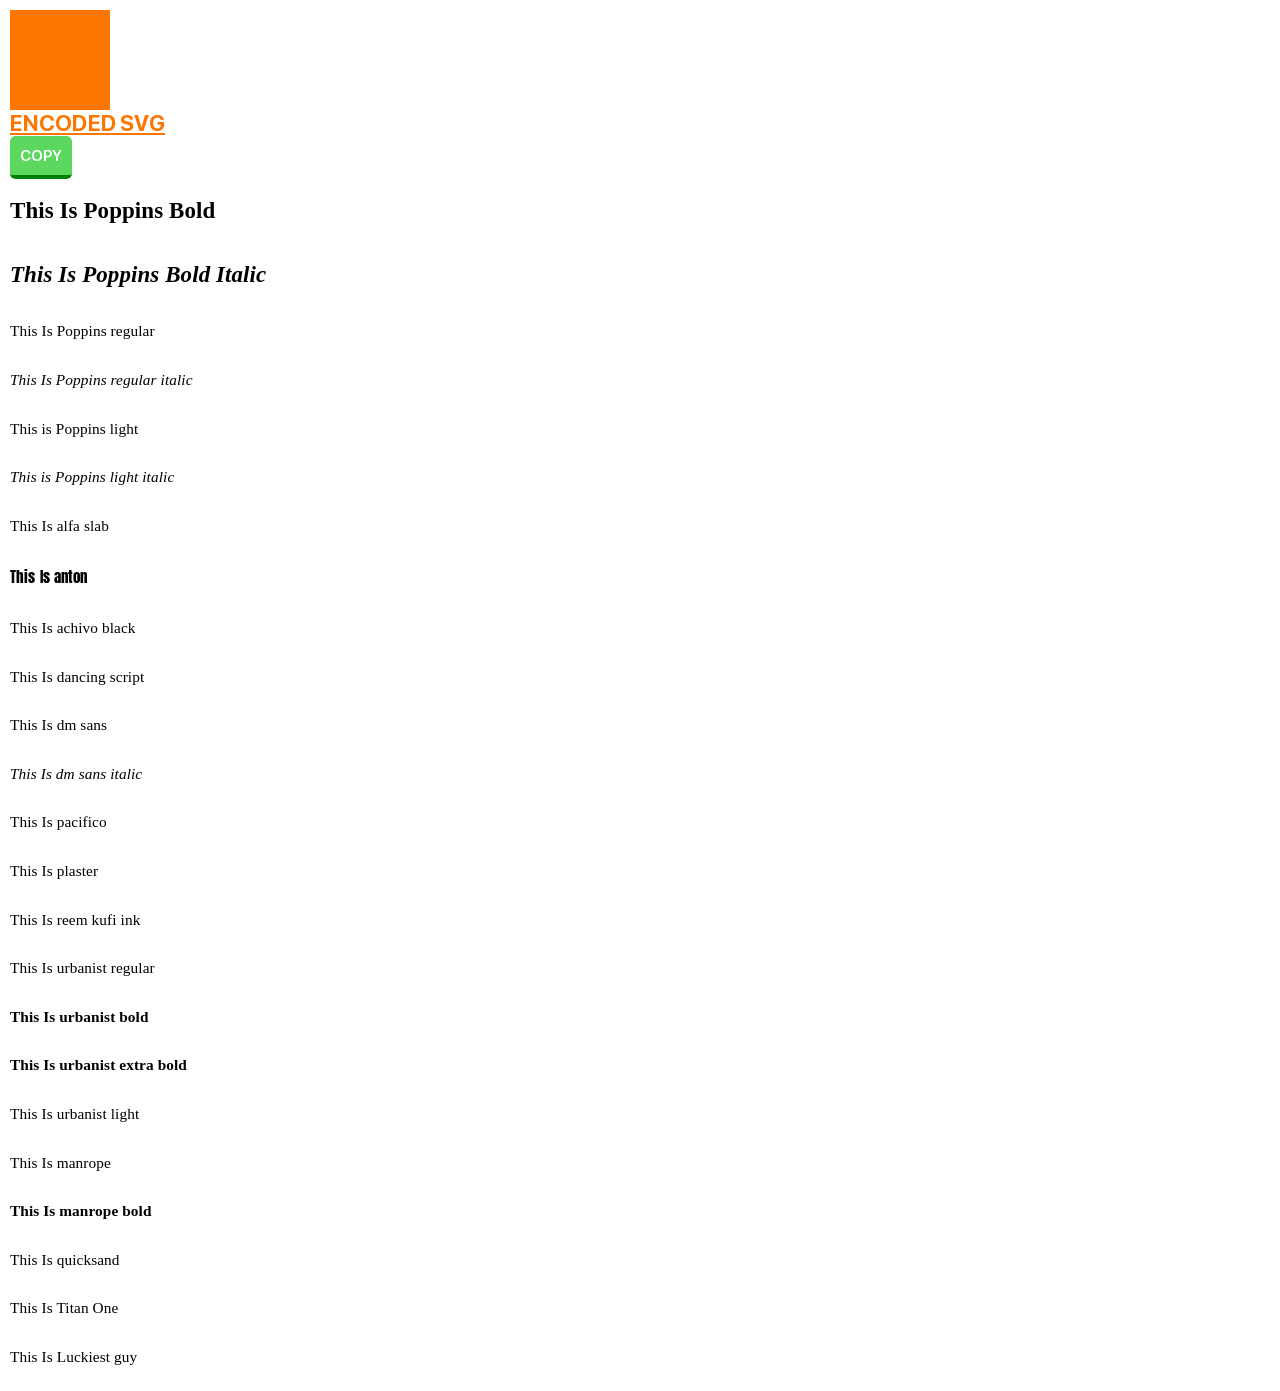
<file: public/vitecss/index.html>
<!DOCTYPE html>
<html lang="en">
<head>
    <meta charset="UTF-8">
    <meta name="viewport" content="width=device-width, initial-scale=1.0">
    
    <title>Document</title>
<link rel="stylesheet" href="css/app.css?v=100.0" class="css">
<link rel="stylesheet" href="fonts/fonts.css?v=100.0" class="font">
<style>
body{
	color:black;
	background:white;
}
</style>
</head>
<body class="p-10 ">
  <div class="h-100 w-100 bg-primary"></div>
  <div class="column overflow-hidden">
    <strong class="desc u c-primary">ENCODED SVG</strong>
    <span class="encoded-svg"></span>
    <button class="btn-green-3d copy-encoded-svg">COPY</button>
  </div>
    <h2 style="font-family: poppins;">This Is Poppins Bold</h2>
     <h2 style="font-family: poppins;font-style:italic;">This Is Poppins Bold Italic</h2>
     <p style="font-family: poppins;">This Is Poppins regular</p>
     <p style="font-family: poppins;font-style:italic;">This Is Poppins regular italic</p>
     <p class="text-light" style="font-family:poppins">This is Poppins light</p>
     <p class="text-light" style="font-family:poppins;font-style:italic">This is Poppins light italic</p>
      <p style="font-family:alfa slab;">This Is alfa slab</p>
      <p style="font-family:anton">This Is anton</p>
      <p style="font-family:achivo black;">This Is achivo black</p>
      <p style="font-family:dancing script;">This Is dancing script</p>
      <p style="font-family:dm sans;">This Is dm sans</p>
        <p style="font-family:dm sans;font-style: italic;">This Is dm sans italic</p>
          <p style="font-family:pacifico;">This Is pacifico</p>
          <p style="font-family:plaster;">This Is plaster</p>
          <p style="font-family:reem kufi ink;">This Is reem kufi ink</p>
		    <p style="font-family:urbanist;">This Is urbanist regular</p>
			 <p style="font-family:urbanist;font-weight:700">This Is urbanist bold</p>
			  <p style="font-family:urbanist;font-weight:900">This Is urbanist extra bold</p>
			   <p style="font-family:urbanist;font-weight:100">This Is urbanist light</p>
			    <p style="font-family:manrope;">This Is manrope</p>
				 <p style="font-family:manrope;font-weight:700;">This Is manrope bold</p>
				  <p style="font-family:quicksand;">This Is quicksand</p>
            <p style="font-family:titan one;">This Is Titan One</p>
              <p style="font-family:luckiest guy;">This Is Luckiest guy</p>
              
          <script src="js/app.js?v=100.1"></script>
        
        <script>
          
        </script>
</body>
</html>
</file>
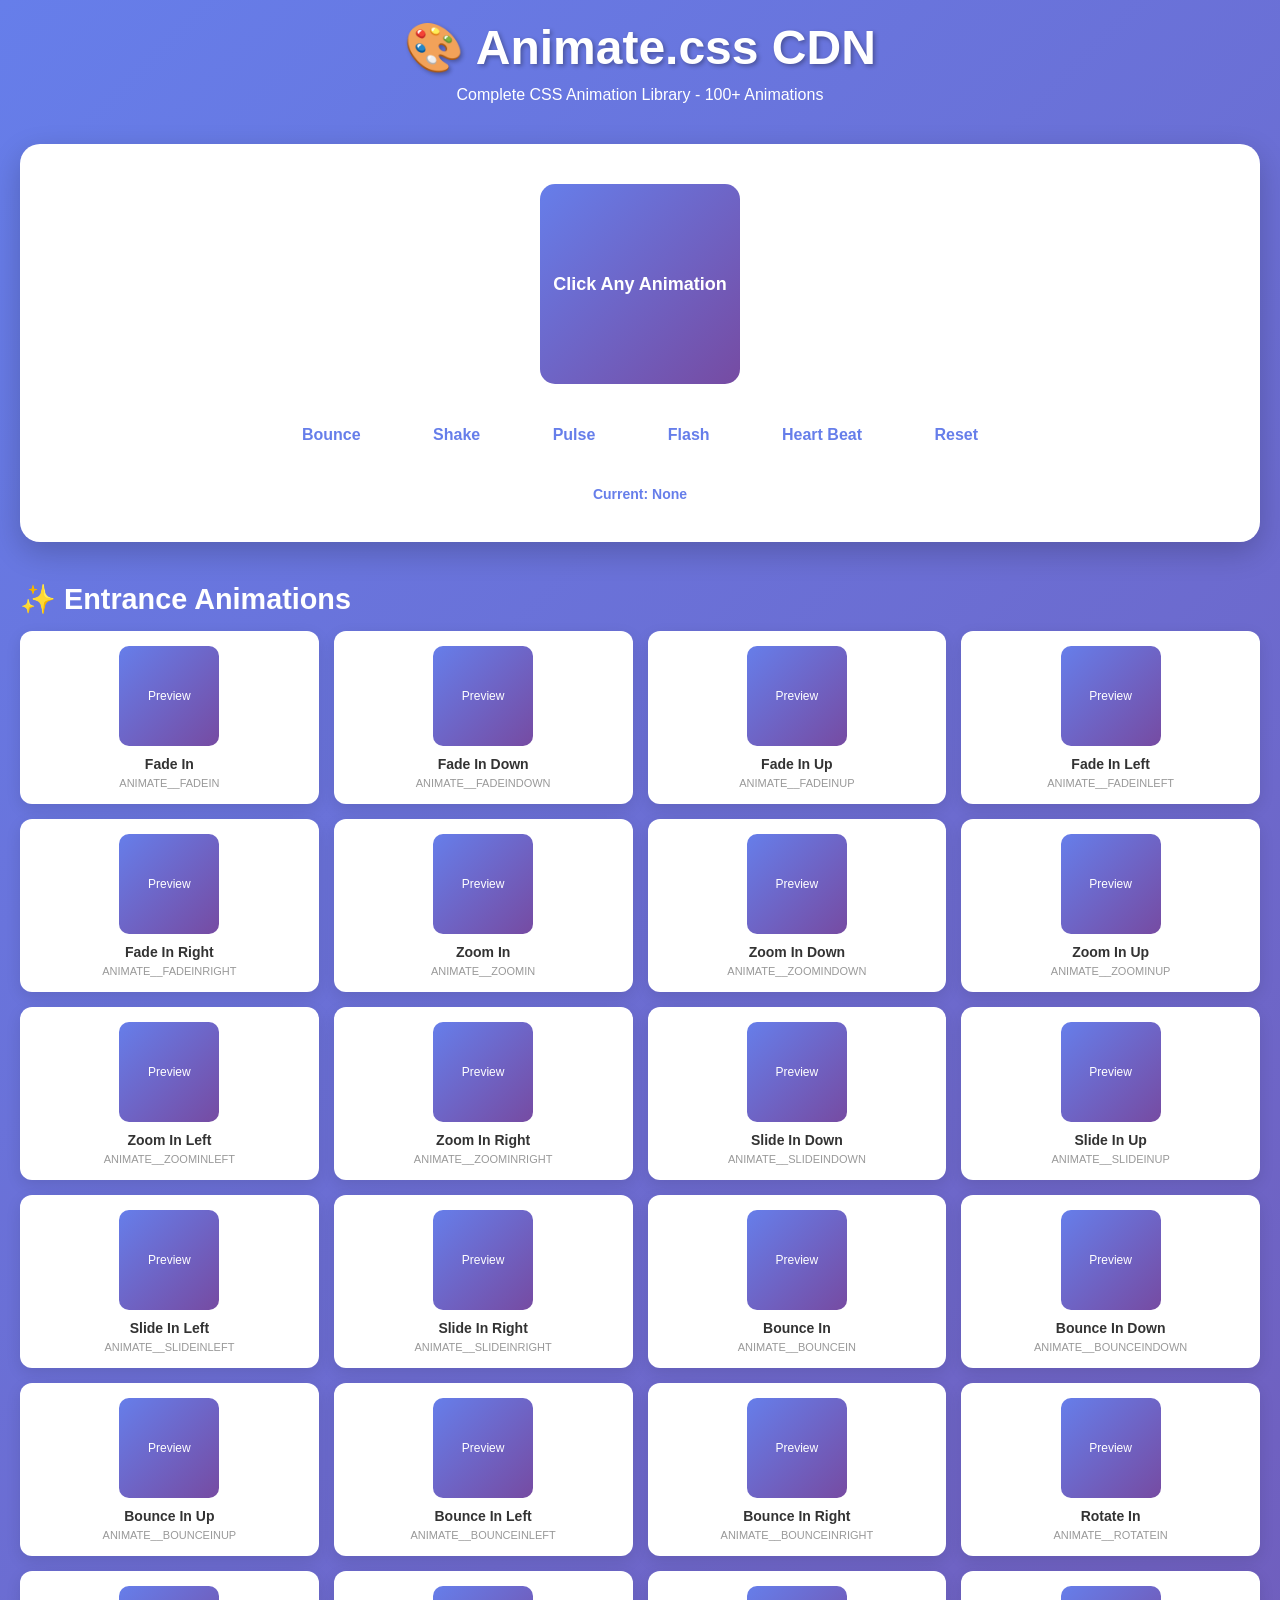
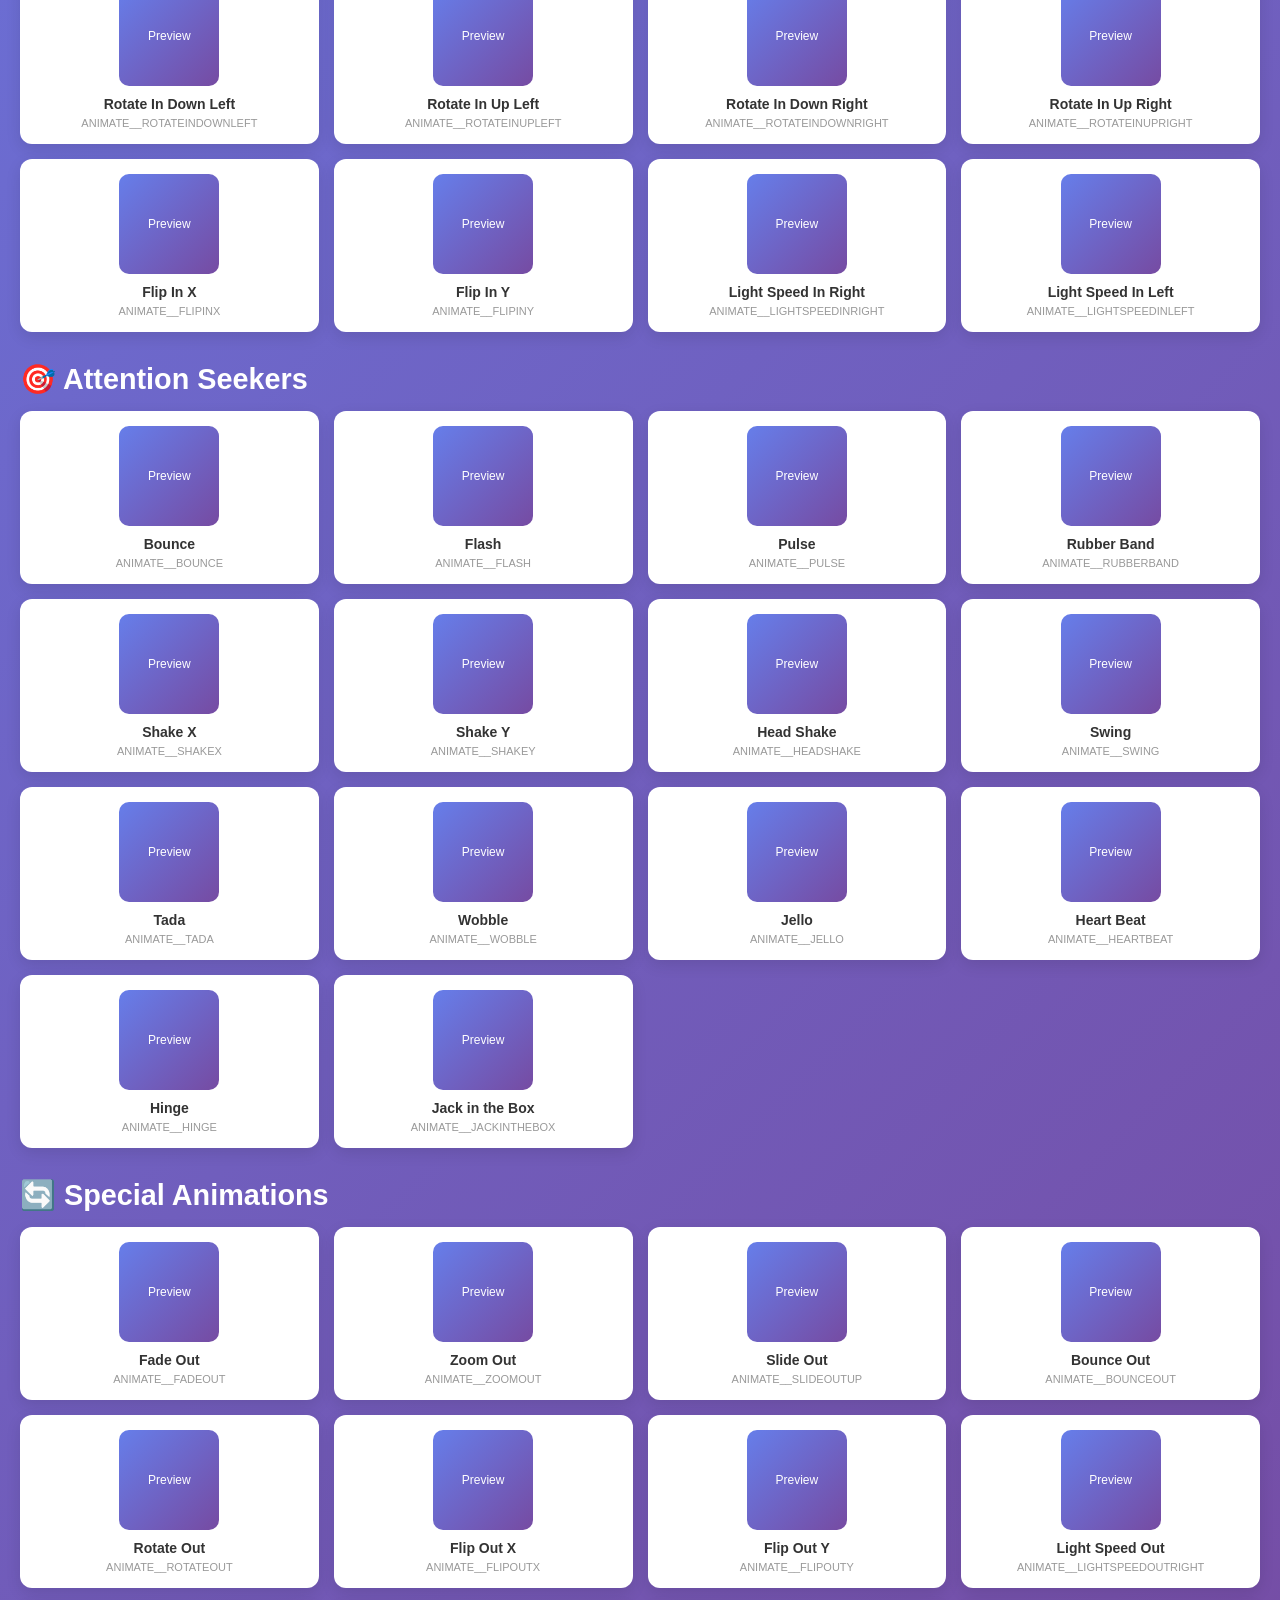
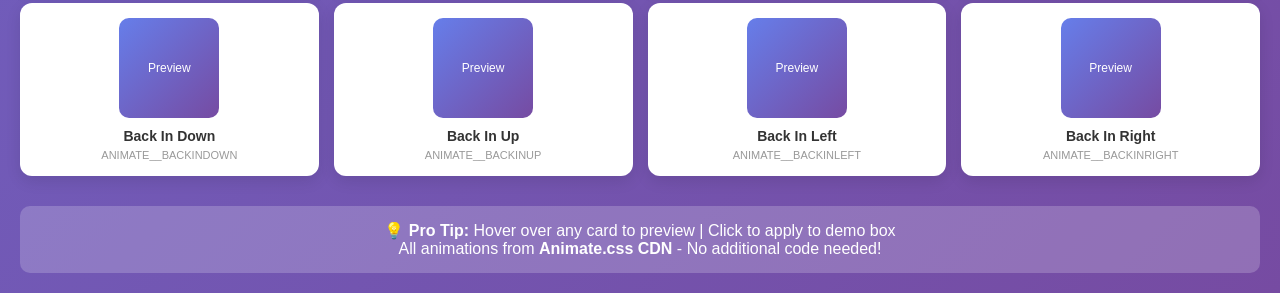
<file: public/vitecss/css/animate.html>
<!DOCTYPE html>
<html lang="en">
<head>
    <meta charset="UTF-8">
    <meta name="viewport" content="width=device-width, initial-scale=1.0">
    <title>Animate.css CDN - Complete Animation Library</title>
    
    <!-- Animate.css CDN -->
    <link rel="stylesheet" href="https://cdnjs.cloudflare.com/ajax/libs/animate.css/4.1.1/animate.min.css">
    
    <style>
        * {
            margin: 0;
            padding: 0;
            box-sizing: border-box;
        }

        body {
            font-family: -apple-system, BlinkMacSystemFont, 'Segoe UI', Roboto, sans-serif;
            background: linear-gradient(135deg, #667eea 0%, #764ba2 100%);
            min-height: 100vh;
            padding: 20px;
        }

        .container {
            max-width: 1400px;
            margin: 0 auto;
        }

        h1 {
            text-align: center;
            color: white;
            margin-bottom: 10px;
            font-size: 3em;
            text-shadow: 2px 2px 4px rgba(0,0,0,0.3);
        }

        .subtitle {
            text-align: center;
            color: white;
            margin-bottom: 40px;
            opacity: 0.9;
        }

        .controls {
            text-align: center;
            margin: 30px 0;
        }

        .btn {
            background: white;
            border: none;
            padding: 12px 24px;
            margin: 0 10px;
            border-radius: 25px;
            cursor: pointer;
            font-weight: bold;
            color: #667eea;
            transition: all 0.3s ease;
            font-size: 16px;
        }

        .btn:hover {
            transform: scale(1.05);
            box-shadow: 0 5px 15px rgba(0,0,0,0.2);
        }

        .demo-area {
            background: white;
            border-radius: 20px;
            padding: 40px;
            text-align: center;
            margin-bottom: 40px;
            box-shadow: 0 10px 30px rgba(0,0,0,0.2);
        }

        .demo-box {
            width: 200px;
            height: 200px;
            background: linear-gradient(135deg, #667eea, #764ba2);
            border-radius: 15px;
            margin: 0 auto 20px;
            display: flex;
            align-items: center;
            justify-content: center;
            color: white;
            font-weight: bold;
            font-size: 18px;
            cursor: pointer;
            transition: all 0.3s ease;
        }

        .current-animation {
            color: #667eea;
            font-weight: bold;
            margin-top: 15px;
            font-size: 14px;
        }

        .grid {
            display: grid;
            grid-template-columns: repeat(auto-fill, minmax(250px, 1fr));
            gap: 15px;
        }

        .card {
            background: white;
            border-radius: 12px;
            padding: 15px;
            text-align: center;
            cursor: pointer;
            transition: all 0.3s ease;
            box-shadow: 0 5px 15px rgba(0,0,0,0.1);
        }

        .card:hover {
            transform: translateY(-5px);
            box-shadow: 0 10px 25px rgba(0,0,0,0.2);
        }

        .preview-box {
            width: 100px;
            height: 100px;
            background: linear-gradient(135deg, #667eea, #764ba2);
            border-radius: 10px;
            margin: 0 auto 10px;
            display: flex;
            align-items: center;
            justify-content: center;
            color: white;
            font-size: 12px;
        }

        .animation-class {
            font-weight: bold;
            color: #333;
            font-size: 14px;
            margin: 5px 0;
        }

        .animation-category {
            font-size: 11px;
            color: #999;
            text-transform: uppercase;
        }

        h2 {
            color: white;
            margin: 30px 0 15px 0;
            font-size: 1.8em;
        }

        .note {
            background: rgba(255,255,255,0.2);
            border-radius: 10px;
            padding: 15px;
            text-align: center;
            color: white;
            margin-top: 30px;
        }
    </style>
</head>
<body>
    <div class="container">
        <h1 class="animate__animated animate__fadeInDown">🎨 Animate.css CDN</h1>
        <div class="subtitle animate__animated animate__fadeInUp">Complete CSS Animation Library - 100+ Animations</div>

        <div class="demo-area">
            <div class="demo-box" id="demoBox">
                Click Any Animation
            </div>
            <div class="controls">
                <button class="btn" onclick="applyAnimation('animate__bounce')">Bounce</button>
                <button class="btn" onclick="applyAnimation('animate__shakeX')">Shake</button>
                <button class="btn" onclick="applyAnimation('animate__pulse')">Pulse</button>
                <button class="btn" onclick="applyAnimation('animate__flash')">Flash</button>
                <button class="btn" onclick="applyAnimation('animate__heartBeat')">Heart Beat</button>
                <button class="btn" onclick="resetAnimation()">Reset</button>
            </div>
            <div class="current-animation" id="currentAnim">Current: None</div>
        </div>

        <h2>✨ Entrance Animations</h2>
        <div class="grid" id="entranceGrid"></div>

        <h2>🎯 Attention Seekers</h2>
        <div class="grid" id="attentionGrid"></div>

        <h2>🔄 Special Animations</h2>
        <div class="grid" id="specialGrid"></div>

        <div class="note">
            💡 <strong>Pro Tip:</strong> Hover over any card to preview | Click to apply to demo box<br>
            All animations from <strong>Animate.css CDN</strong> - No additional code needed!
        </div>
    </div>

    <script>
        // All animations from Animate.css
        const entranceAnimations = [
            { name: 'Fade In', class: 'animate__fadeIn' },
            { name: 'Fade In Down', class: 'animate__fadeInDown' },
            { name: 'Fade In Up', class: 'animate__fadeInUp' },
            { name: 'Fade In Left', class: 'animate__fadeInLeft' },
            { name: 'Fade In Right', class: 'animate__fadeInRight' },
            { name: 'Zoom In', class: 'animate__zoomIn' },
            { name: 'Zoom In Down', class: 'animate__zoomInDown' },
            { name: 'Zoom In Up', class: 'animate__zoomInUp' },
            { name: 'Zoom In Left', class: 'animate__zoomInLeft' },
            { name: 'Zoom In Right', class: 'animate__zoomInRight' },
            { name: 'Slide In Down', class: 'animate__slideInDown' },
            { name: 'Slide In Up', class: 'animate__slideInUp' },
            { name: 'Slide In Left', class: 'animate__slideInLeft' },
            { name: 'Slide In Right', class: 'animate__slideInRight' },
            { name: 'Bounce In', class: 'animate__bounceIn' },
            { name: 'Bounce In Down', class: 'animate__bounceInDown' },
            { name: 'Bounce In Up', class: 'animate__bounceInUp' },
            { name: 'Bounce In Left', class: 'animate__bounceInLeft' },
            { name: 'Bounce In Right', class: 'animate__bounceInRight' },
            { name: 'Rotate In', class: 'animate__rotateIn' },
            { name: 'Rotate In Down Left', class: 'animate__rotateInDownLeft' },
            { name: 'Rotate In Up Left', class: 'animate__rotateInUpLeft' },
            { name: 'Rotate In Down Right', class: 'animate__rotateInDownRight' },
            { name: 'Rotate In Up Right', class: 'animate__rotateInUpRight' },
            { name: 'Flip In X', class: 'animate__flipInX' },
            { name: 'Flip In Y', class: 'animate__flipInY' },
            { name: 'Light Speed In Right', class: 'animate__lightSpeedInRight' },
            { name: 'Light Speed In Left', class: 'animate__lightSpeedInLeft' }
        ];

        const attentionAnimations = [
            { name: 'Bounce', class: 'animate__bounce' },
            { name: 'Flash', class: 'animate__flash' },
            { name: 'Pulse', class: 'animate__pulse' },
            { name: 'Rubber Band', class: 'animate__rubberBand' },
            { name: 'Shake X', class: 'animate__shakeX' },
            { name: 'Shake Y', class: 'animate__shakeY' },
            { name: 'Head Shake', class: 'animate__headShake' },
            { name: 'Swing', class: 'animate__swing' },
            { name: 'Tada', class: 'animate__tada' },
            { name: 'Wobble', class: 'animate__wobble' },
            { name: 'Jello', class: 'animate__jello' },
            { name: 'Heart Beat', class: 'animate__heartBeat' },
            { name: 'Hinge', class: 'animate__hinge' },
            { name: 'Jack in the Box', class: 'animate__jackInTheBox' }
        ];

        const specialAnimations = [
            { name: 'Fade Out', class: 'animate__fadeOut' },
            { name: 'Zoom Out', class: 'animate__zoomOut' },
            { name: 'Slide Out', class: 'animate__slideOutUp' },
            { name: 'Bounce Out', class: 'animate__bounceOut' },
            { name: 'Rotate Out', class: 'animate__rotateOut' },
            { name: 'Flip Out X', class: 'animate__flipOutX' },
            { name: 'Flip Out Y', class: 'animate__flipOutY' },
            { name: 'Light Speed Out', class: 'animate__lightSpeedOutRight' },
            { name: 'Back In Down', class: 'animate__backInDown' },
            { name: 'Back In Up', class: 'animate__backInUp' },
            { name: 'Back In Left', class: 'animate__backInLeft' },
            { name: 'Back In Right', class: 'animate__backInRight' }
        ];

        function createGrid(animations, containerId) {
            const container = document.getElementById(containerId);
            animations.forEach(anim => {
                const card = document.createElement('div');
                card.className = 'card';
                card.onclick = () => applyAnimation(anim.class);
                card.onmouseenter = () => previewAnimation(anim.class, card);
                card.onmouseleave = () => removePreview(card);
                
                card.innerHTML = `
                    <div class="preview-box" id="preview-${anim.class.replace(/[^a-zA-Z0-9]/g, '')}">
                        Preview
                    </div>
                    <div class="animation-class">${anim.name}</div>
                    <div class="animation-category">${anim.class}</div>
                `;
                container.appendChild(card);
            });
        }

        function applyAnimation(animationClass) {
            const demo = document.getElementById('demoBox');
            const currentDiv = document.getElementById('currentAnim');
            
            // Remove all animate.css classes
            const allAnimClasses = [
                ...entranceAnimations.map(a => a.class),
                ...attentionAnimations.map(a => a.class),
                ...specialAnimations.map(a => a.class)
            ];
            demo.classList.remove(...allAnimClasses);
            
            if (animationClass === 'reset') {
                currentDiv.textContent = 'Current: None';
                return;
            }
            
            // Add the animation class
            demo.classList.add('animate__animated', animationClass);
            currentDiv.textContent = `Current: ${animationClass.replace('animate__', '')}`;
            
            // Remove animation after it completes
            setTimeout(() => {
                demo.classList.remove(animationClass);
                if (currentDiv.textContent === `Current: ${animationClass.replace('animate__', '')}`) {
                    // Keep the class only for infinite animations
                    const infiniteAnims = ['animate__bounce', 'animate__pulse', 'animate__flash', 
                                          'animate__heartBeat', 'animate__rubberBand', 'animate__swing',
                                          'animate__tada', 'animate__wobble', 'animate__jello'];
                    if (!infiniteAnims.includes(animationClass)) {
                        demo.classList.remove(animationClass);
                    }
                }
            }, 1000);
        }

        function resetAnimation() {
            const demo = document.getElementById('demoBox');
            const allAnimClasses = [
                ...entranceAnimations.map(a => a.class),
                ...attentionAnimations.map(a => a.class),
                ...specialAnimations.map(a => a.class)
            ];
            demo.classList.remove(...allAnimClasses);
            document.getElementById('currentAnim').textContent = 'Current: None';
        }

        function previewAnimation(animationClass, card) {
            const previewBox = card.querySelector('.preview-box');
            if (previewBox) {
                previewBox.classList.add('animate__animated', animationClass);
            }
        }

        function removePreview(card) {
            const previewBox = card.querySelector('.preview-box');
            if (previewBox) {
                const allAnimClasses = [
                    ...entranceAnimations.map(a => a.class),
                    ...attentionAnimations.map(a => a.class),
                    ...specialAnimations.map(a => a.class)
                ];
                previewBox.classList.remove('animate__animated', ...allAnimClasses);
            }
        }

        // Initialize grids
        createGrid(entranceAnimations, 'entranceGrid');
        createGrid(attentionAnimations, 'attentionGrid');
        createGrid(specialAnimations, 'specialGrid');

        // Animate title on load
        window.addEventListener('load', () => {
            document.querySelector('h1').classList.add('animate__animated', 'animate__fadeInDown');
            document.querySelector('.subtitle').classList.add('animate__animated', 'animate__fadeInUp');
        });
    </script>
</body>
</html>
</file>
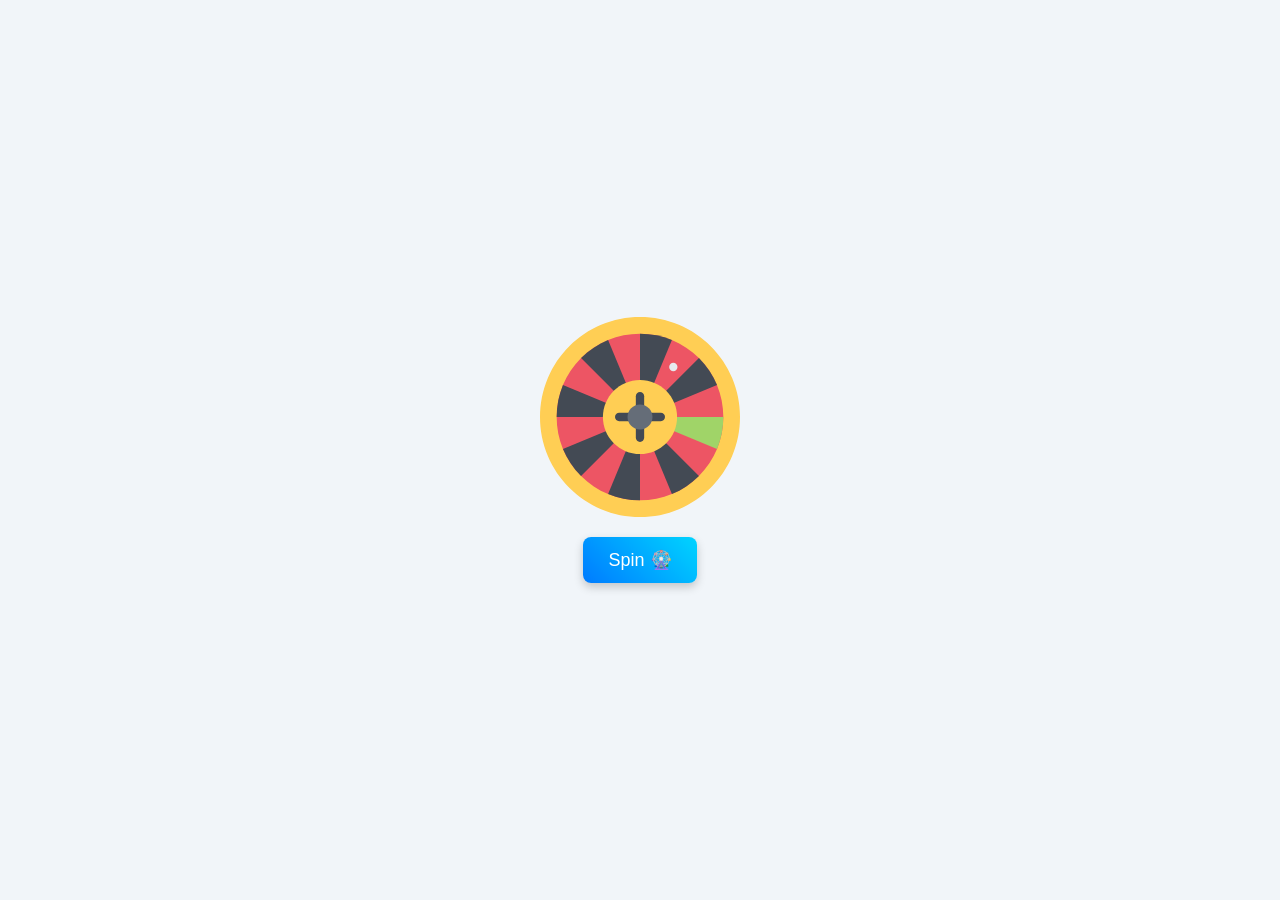
<file: public/vitecss/samples/spin.html>
<!DOCTYPE html>
<html lang="en">
<head>
  <meta charset="UTF-8">
  <meta name="viewport" content="width=device-width, initial-scale=1.0">
  <title>Spin & Win</title>
  <style>
    body {
      display: flex;
      flex-direction: column;
      align-items: center;
      justify-content: center;
      height: 100vh;
      background: #f1f5f9;
      margin: 0;
      overflow: hidden;
    }
    #wheel {
      transition: transform 5s cubic-bezier(0.17, 0.67, 0.83, 0.67);
      transform-origin: 50% 50%;
    }
    button {
      margin-top: 20px;
      padding: 12px 25px;
      font-size: 18px;
      border: none;
      border-radius: 8px;
      background: linear-gradient(45deg,#007bff,#00d4ff);
      color: white;
      cursor: pointer;
      box-shadow: 0 4px 10px rgba(0,0,0,0.2);
    }
    button:hover {
      background: linear-gradient(45deg,#0056b3,#0099cc);
    }

    /* Popup */
    #popup {
      position: fixed;
      top: 0; left: 0; right: 0; bottom: 0;
      background: rgba(0,0,0,0.6);
      display: flex;
      align-items: center;
      justify-content: center;
      visibility: hidden;
      opacity: 0;
      transition: opacity 0.5s;
      z-index: 1000;
    }
    #popup.show {
      visibility: visible;
      opacity: 1;
    }
    .popup-box {
      background: white;
      padding: 40px;
      border-radius: 16px;
      text-align: center;
      font-size: 24px;
      font-weight: bold;
      box-shadow: 0 8px 30px rgba(0,0,0,0.3);
      position: relative;
      z-index: 1001;
    }
    .popup-box span {
      font-size: 40px;
      color: #ff9800;
    }

    /* Fireworks */
    .firework {
      position: fixed;
      width: 10px;
      height: 10px;
      border-radius: 50%;
      background: transparent;
      animation: explode 1s forwards;
    }
    @keyframes explode {
      0% { transform: scale(0); opacity: 1; }
      100% { transform: scale(5); opacity: 0; }
    }
  </style>
</head>
<body>

<svg id="wheel" height="200px" width="200px" version="1.1" xmlns="http://www.w3.org/2000/svg" 
     xmlns:xlink="http://www.w3.org/1999/xlink" viewBox="0 0 511.984 511.984" xml:space="preserve" fill="#000000">
  <g id="SVGRepo_iconCarrier"> 
    <path style="fill:#FFCE54;" d="M491.859,156.355c-12.891-30.483-31.342-57.857-54.857-81.372 
    c-23.5-23.5-50.889-41.952-81.357-54.858C324.084,6.782,290.553,0,255.992,0c-34.554,0-68.083,6.781-99.645,20.125 
    c-30.483,12.906-57.865,31.358-81.373,54.858c-23.499,23.515-41.959,50.889-54.85,81.372C6.774,187.916,0,221.447,0,255.992 
    c0,34.56,6.773,68.091,20.125,99.652c12.89,30.484,31.351,57.857,54.85,81.373c23.507,23.5,50.889,41.967,81.373,54.857 
    c31.562,13.344,65.091,20.109,99.645,20.109c34.561,0,68.092-6.766,99.652-20.109c30.469-12.891,57.857-31.357,81.357-54.857 
    c23.516-23.516,41.967-50.889,54.857-81.373c13.344-31.561,20.125-65.092,20.125-99.652 
    C511.984,221.447,505.203,187.916,491.859,156.355z"></path> 
    <path style="fill:#ED5564;" d="M406.83,105.154c-40.279-40.296-93.856-62.483-150.838-62.483s-110.551,22.187-150.847,62.482 
    c-40.287,40.296-62.482,93.872-62.482,150.839c0,56.982,22.195,110.558,62.482,150.853c40.295,40.297,93.864,62.482,150.847,62.482 
    s110.559-22.186,150.838-62.482c40.297-40.295,62.498-93.871,62.498-150.853C469.328,199.025,447.127,145.449,406.83,105.154z"></path> 
    <g> 
      <path style="fill:#434A54;" d="M174.315,453.189c25.546,10.594,53.186,16.139,81.677,16.139v-213.32L174.315,453.189z"></path> 
      <path style="fill:#434A54;" d="M337.678,58.811c-25.562-10.593-53.188-16.14-81.686-16.14v213.337L337.678,58.811z"></path> 
      <path style="fill:#434A54;" d="M337.678,453.189c25.545-10.578,49.014-26.203,69.152-46.344L255.992,256.008L337.678,453.189z"></path> 
      <path style="fill:#434A54;" d="M174.315,58.811c-25.554,10.578-49.022,26.202-69.17,46.343l150.847,150.854L174.315,58.811z"></path> 
    </g> 
    <path style="fill:#A0D468;" d="M453.189,337.678c10.576-25.547,16.139-53.186,16.139-81.685H255.992L453.189,337.678z"></path> 
    <g> 
      <path style="fill:#434A54;" d="M58.795,174.323c-10.585,25.546-16.132,53.186-16.132,81.669h213.329L58.795,174.323z"></path> 
      <path style="fill:#434A54;" d="M453.189,174.323c-10.578-25.562-26.203-49.014-46.359-69.169L255.992,255.992L453.189,174.323z"></path> 
      <path style="fill:#434A54;" d="M58.795,337.678c10.585,25.561,26.21,49.029,46.35,69.168l150.847-150.854L58.795,337.678z"></path> 
    </g> 
    <path style="fill:#FFCE54;" d="M350.926,256.008c0,52.419-42.498,94.933-94.934,94.933s-94.942-42.514-94.942-94.933 
    c0-52.436,42.507-94.95,94.942-94.95S350.926,203.572,350.926,256.008z"></path> 
    <path style="fill:#E6E9ED;" d="M348.863,135.543c-4.156,4.171-10.92,4.171-15.092,0c-4.156-4.156-4.156-10.922,0-15.078 
    c4.172-4.172,10.936-4.172,15.092,0C353.019,124.621,353.019,131.387,348.863,135.543z"></path> 
    <g> 
      <path style="fill:#434A54;" d="M255.992,319.99c-5.89,0-10.664-4.766-10.664-10.656V202.666c0-5.891,4.773-10.671,10.664-10.671 
      c5.891,0,10.664,4.781,10.664,10.671v106.668C266.656,315.224,261.883,319.99,255.992,319.99z"></path> 
      <path style="fill:#434A54;" d="M309.334,266.664H202.658c-5.891,0-10.664-4.766-10.664-10.671c0-5.875,4.773-10.656,10.664-10.656 
      h106.676c5.875,0,10.656,4.781,10.656,10.656C319.99,261.898,315.209,266.664,309.334,266.664z"></path> 
    </g> 
    <path style="fill:#656D78;" d="M255.992,223.993c-17.648,0-31.999,14.358-31.999,31.999c0,17.656,14.351,31.998,31.999,31.998 
    c17.656,0,31.998-14.342,31.998-31.998C287.99,238.352,273.648,223.993,255.992,223.993z"></path> 
  </g>
</svg>

<button onclick="spinWheel()">Spin 🎡</button>

<!-- Popup -->
<div id="popup">
  <div class="popup-box">
    🎉 Congratulations! <br> You won <span id="reward"></span> 🎉
  </div>
</div>

<script>
  let currentRotation = 0;

  function spinWheel() {
    const wheel = document.getElementById("wheel");
    const popup = document.getElementById("popup");
    const rewardText = document.getElementById("reward");

    // spin random angle
    const randomSpin = 1080 + Math.floor(Math.random() * 360);
    currentRotation += randomSpin;

    wheel.style.transition = "transform 5s cubic-bezier(0.17, 0.67, 0.83, 0.67)";
    wheel.style.transform = `rotate(${currentRotation}deg)`;

    // After spin ends, show reward
    setTimeout(() => {
      const reward = Math.floor(Math.random() * (1000 - 100 + 1)) + 100;
      rewardText.textContent = reward;

      popup.classList.add("show");

      // Fireworks effect
      for (let i = 0; i < 20; i++) {
        const firework = document.createElement("div");
        firework.classList.add("firework");
        firework.style.left = Math.random() * window.innerWidth + "px";
        firework.style.top = Math.random() * window.innerHeight + "px";
        firework.style.background = `hsl(${Math.random() * 360}, 100%, 50%)`;
        document.body.appendChild(firework);

        setTimeout(() => firework.remove(), 1000);
      }

      // Hide popup after 3s
      setTimeout(() => {
        popup.classList.remove("show");
      }, 3000);
    }, 5200);
  }
</script>

</body>
</html>
</file>
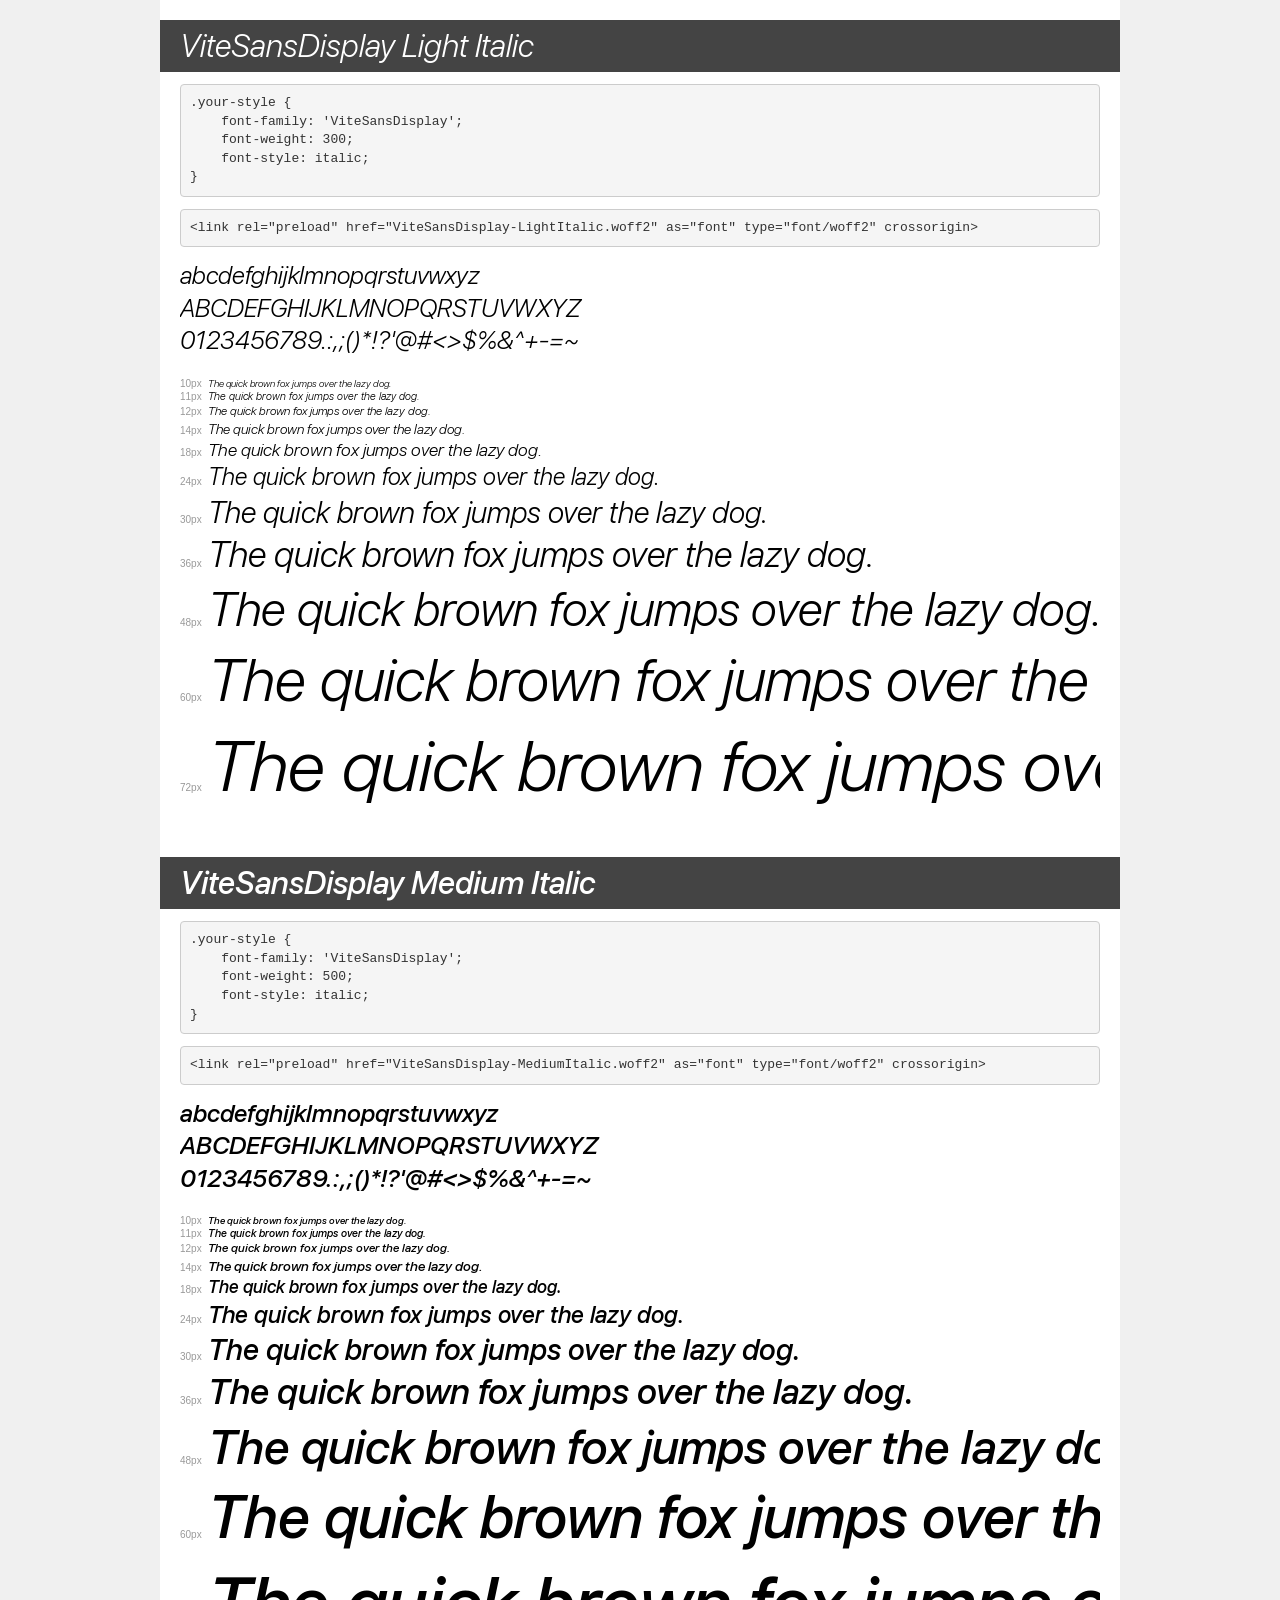
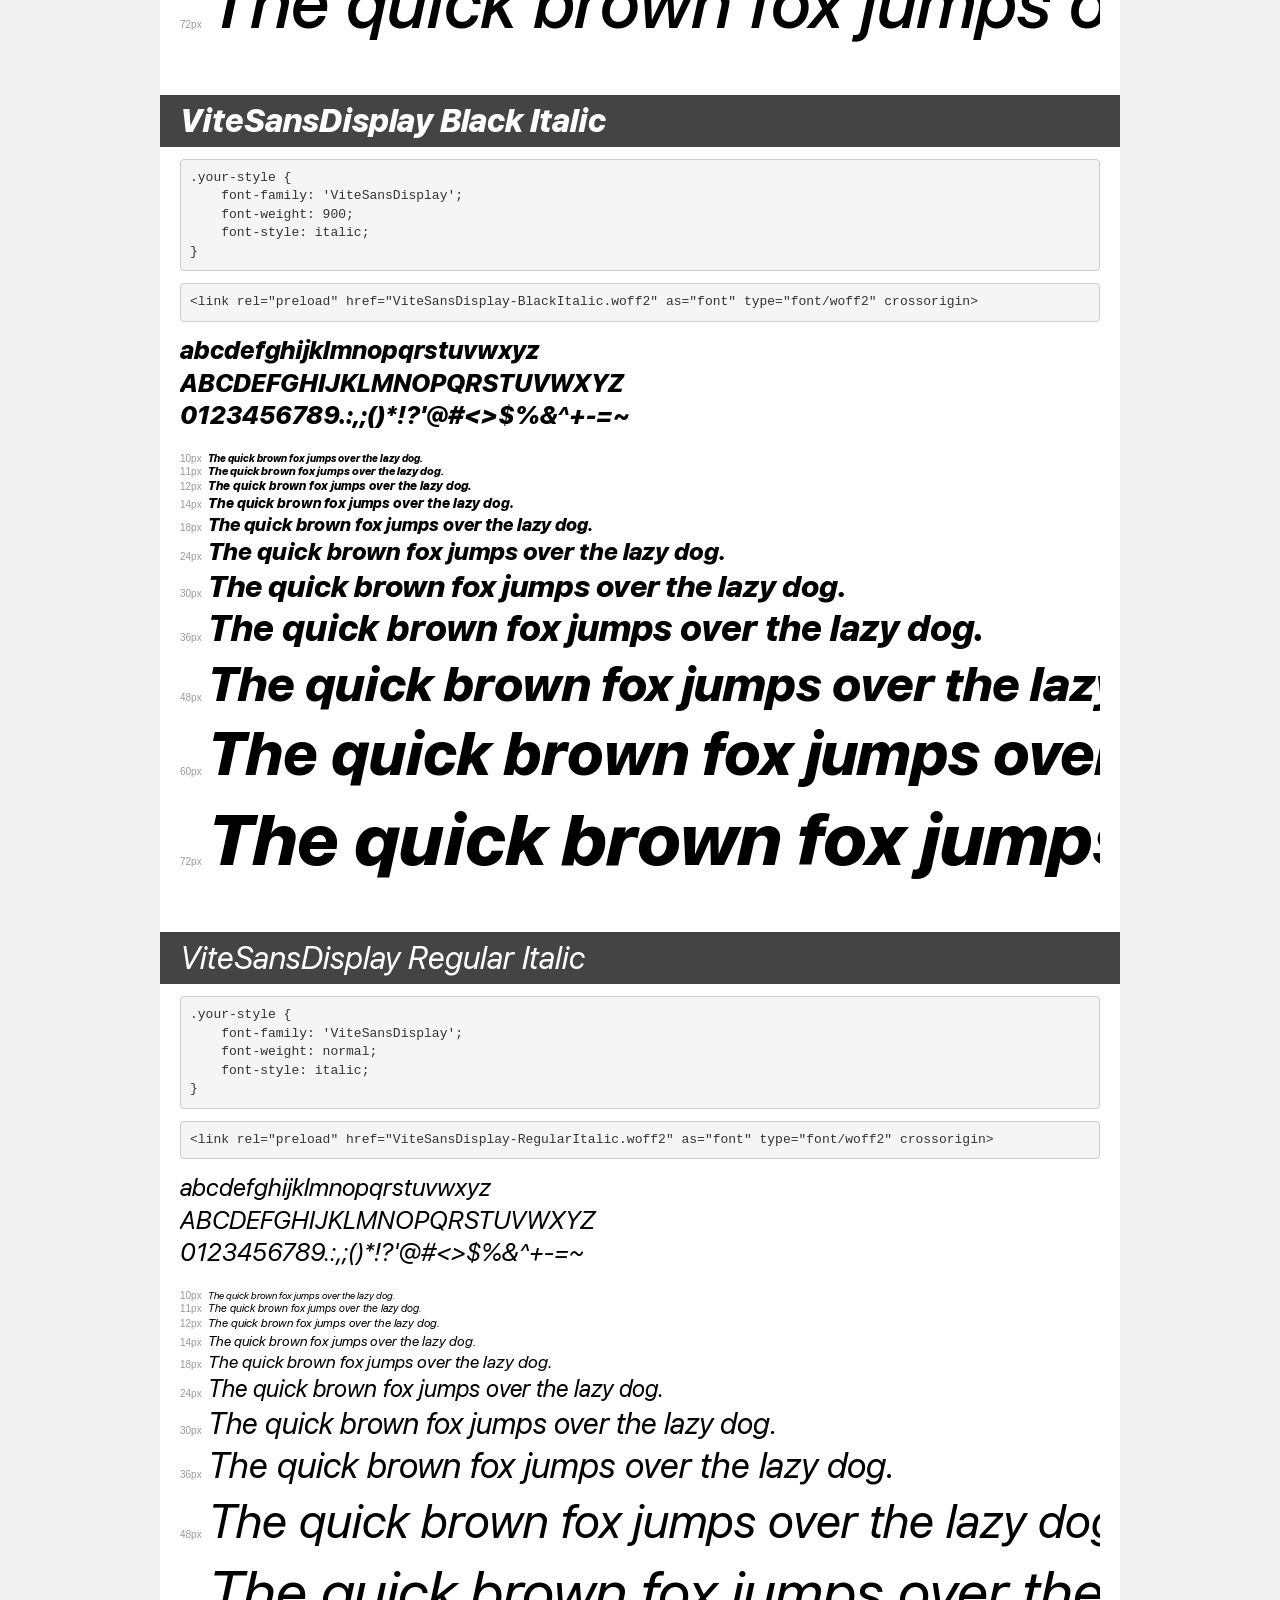
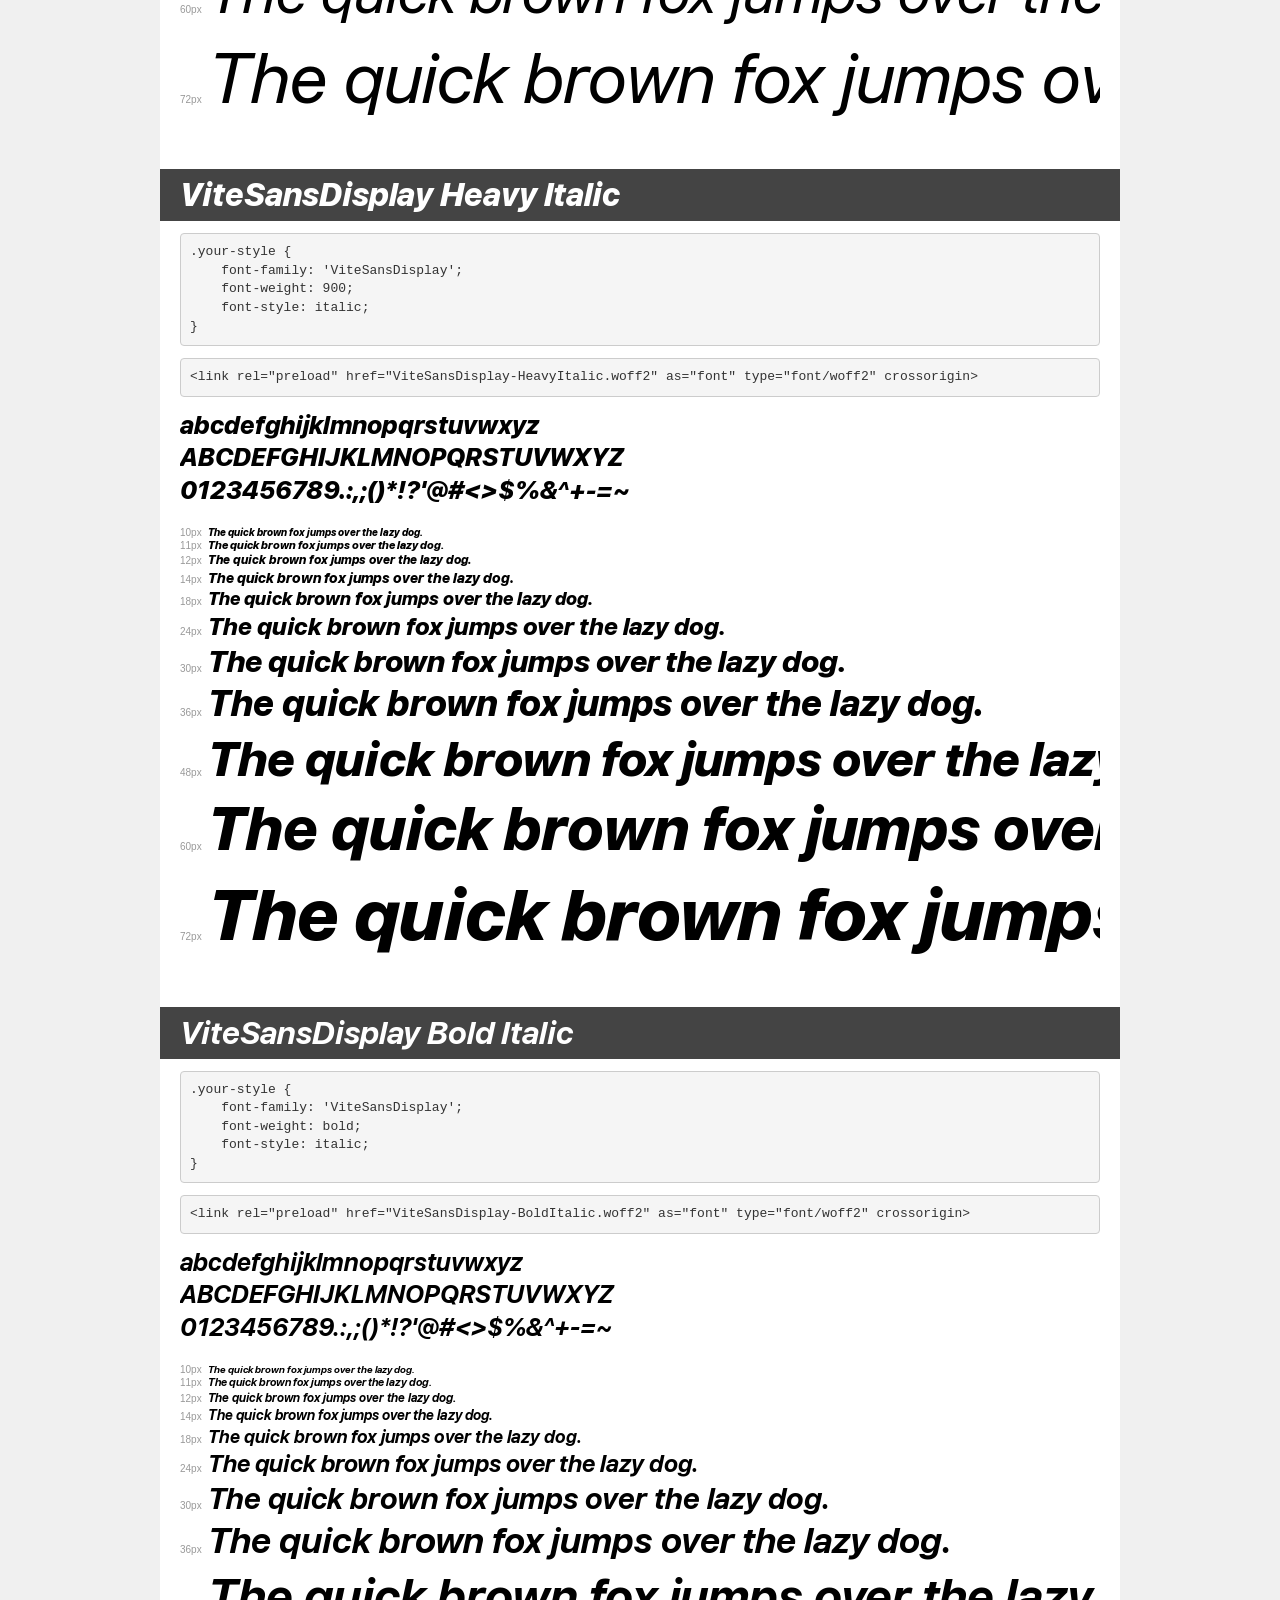
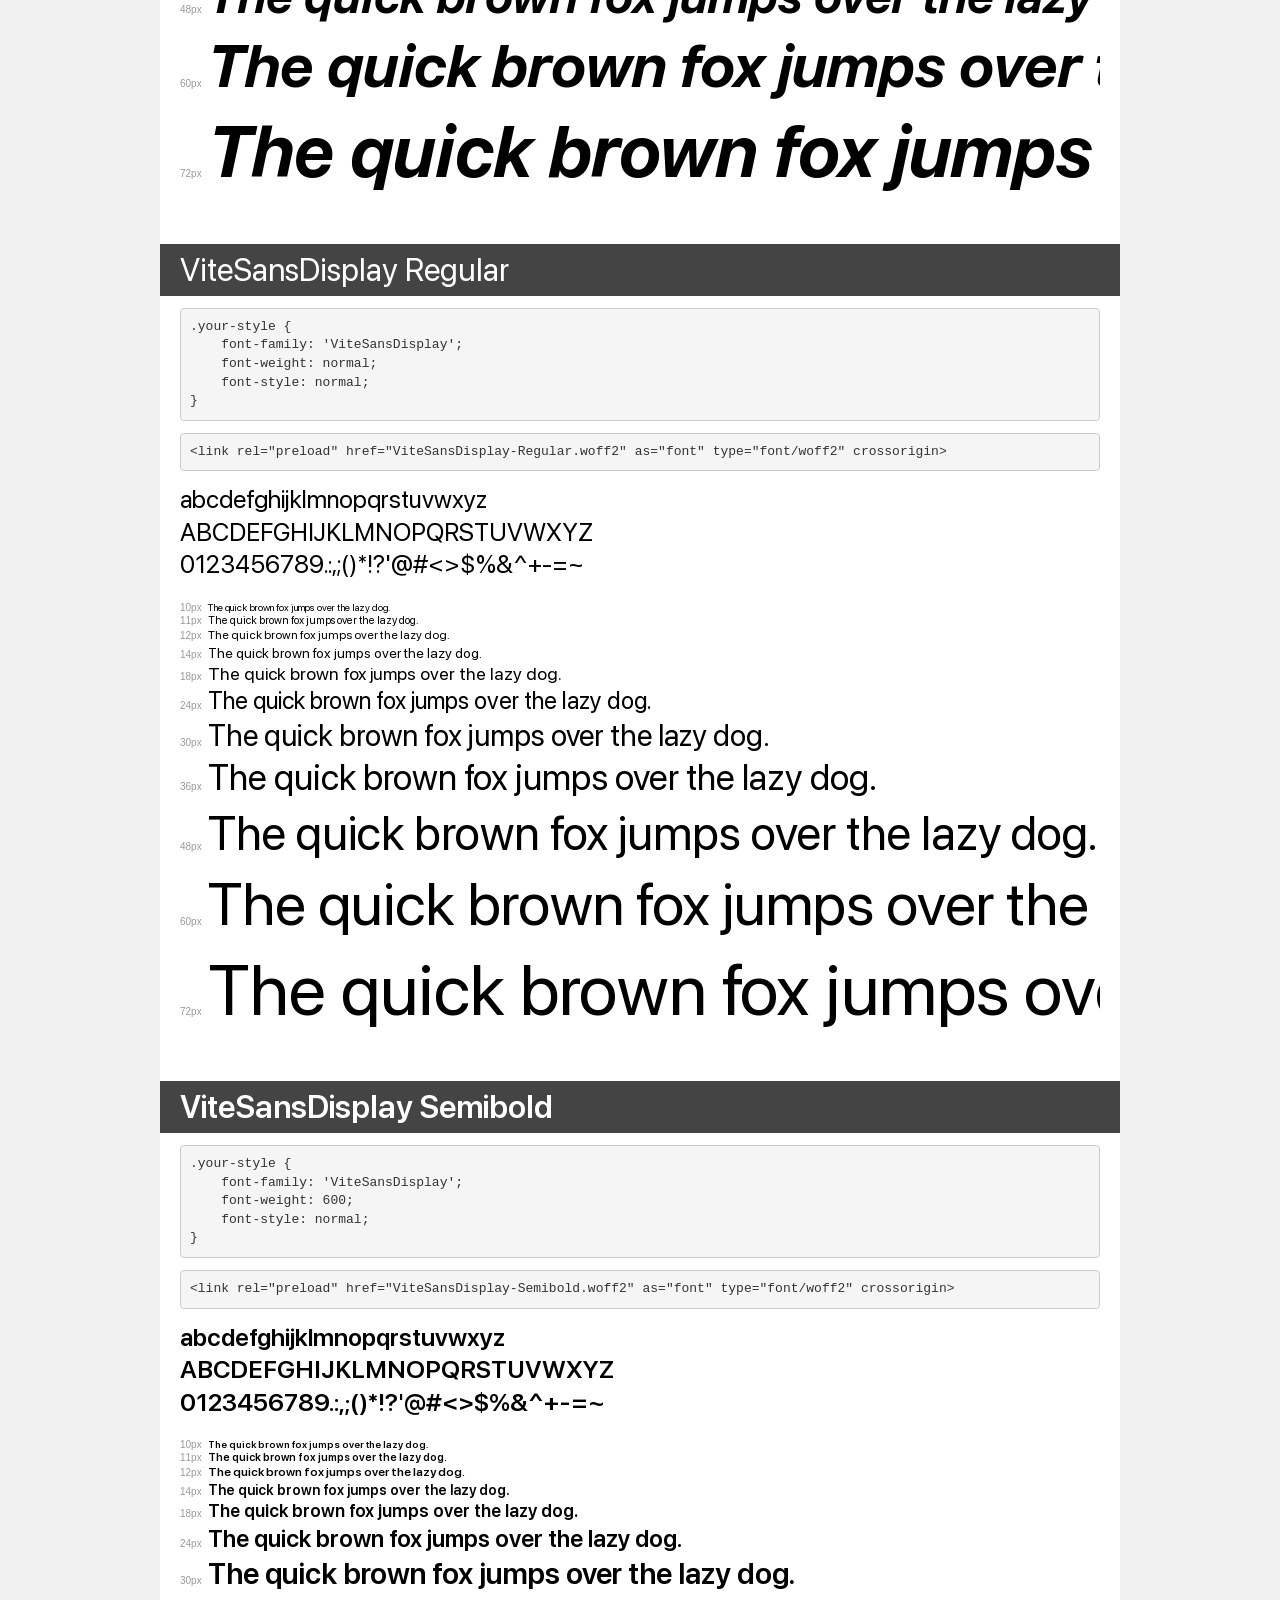
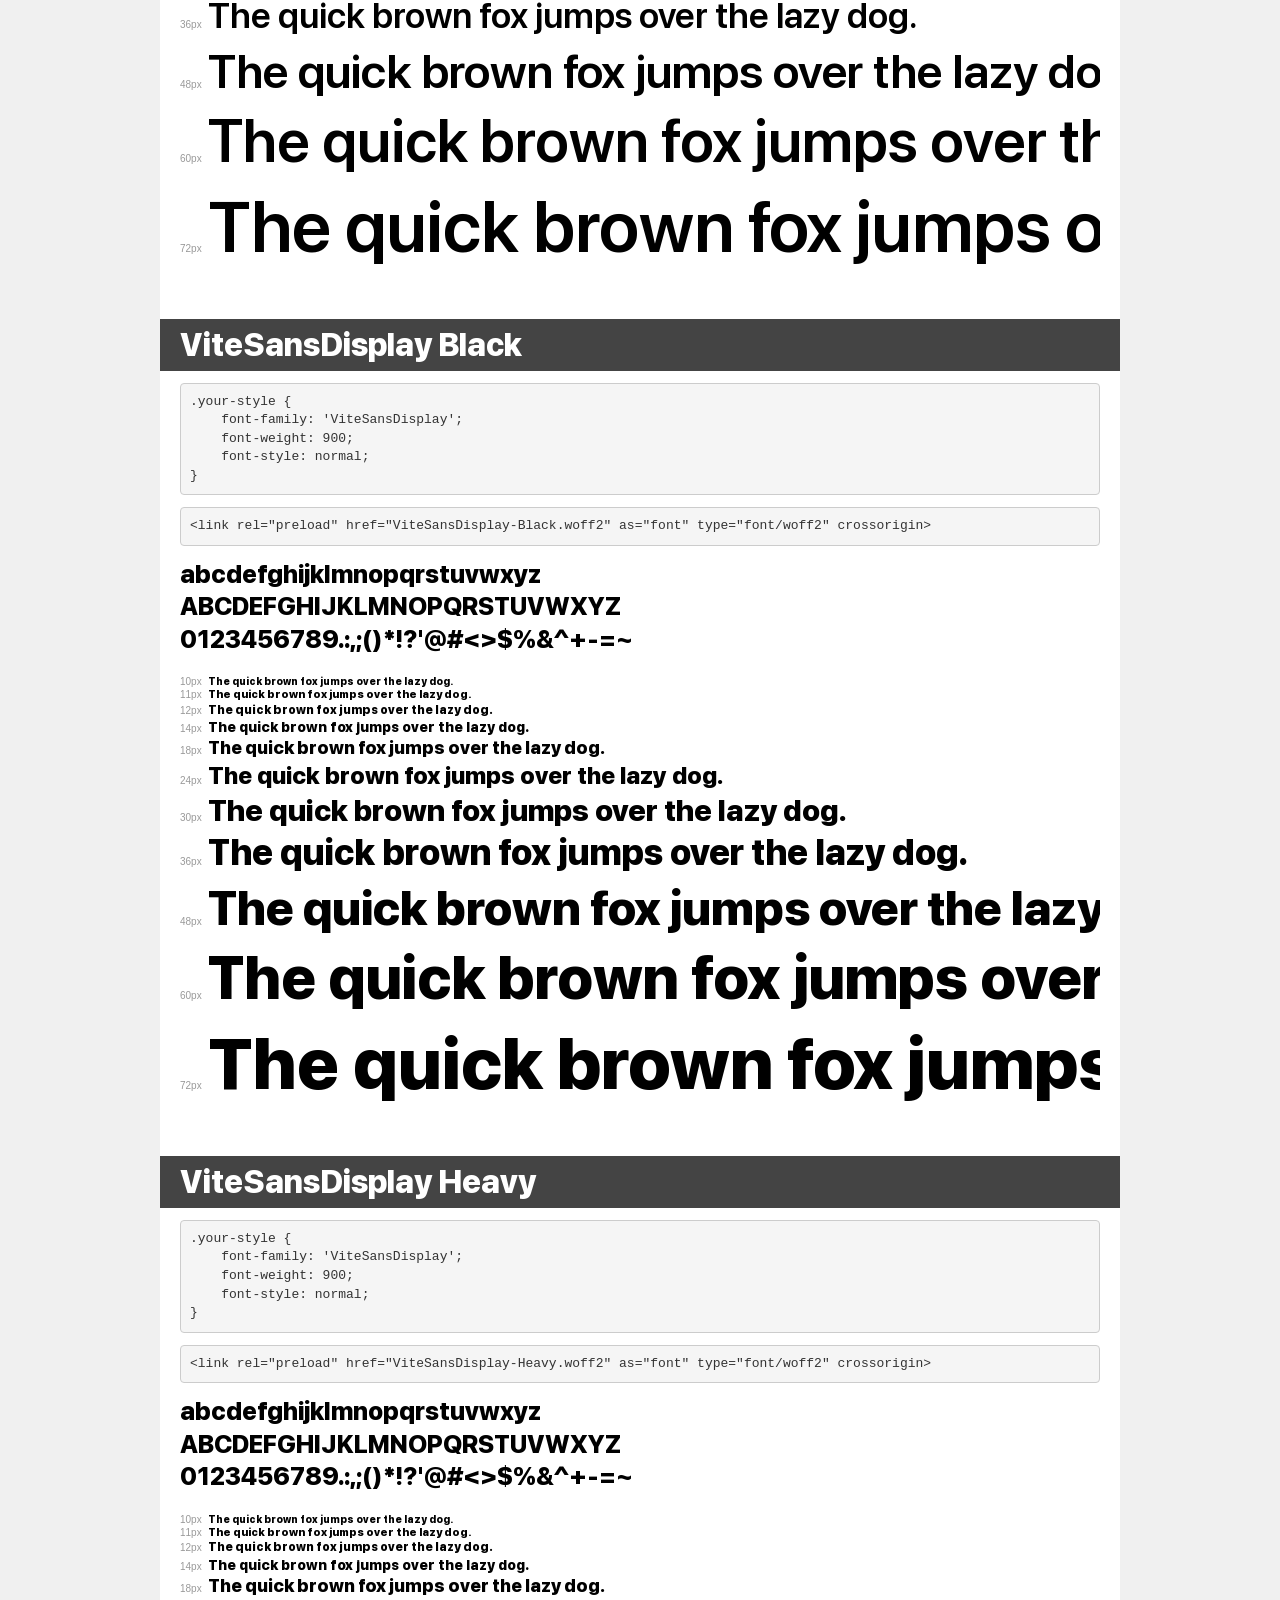
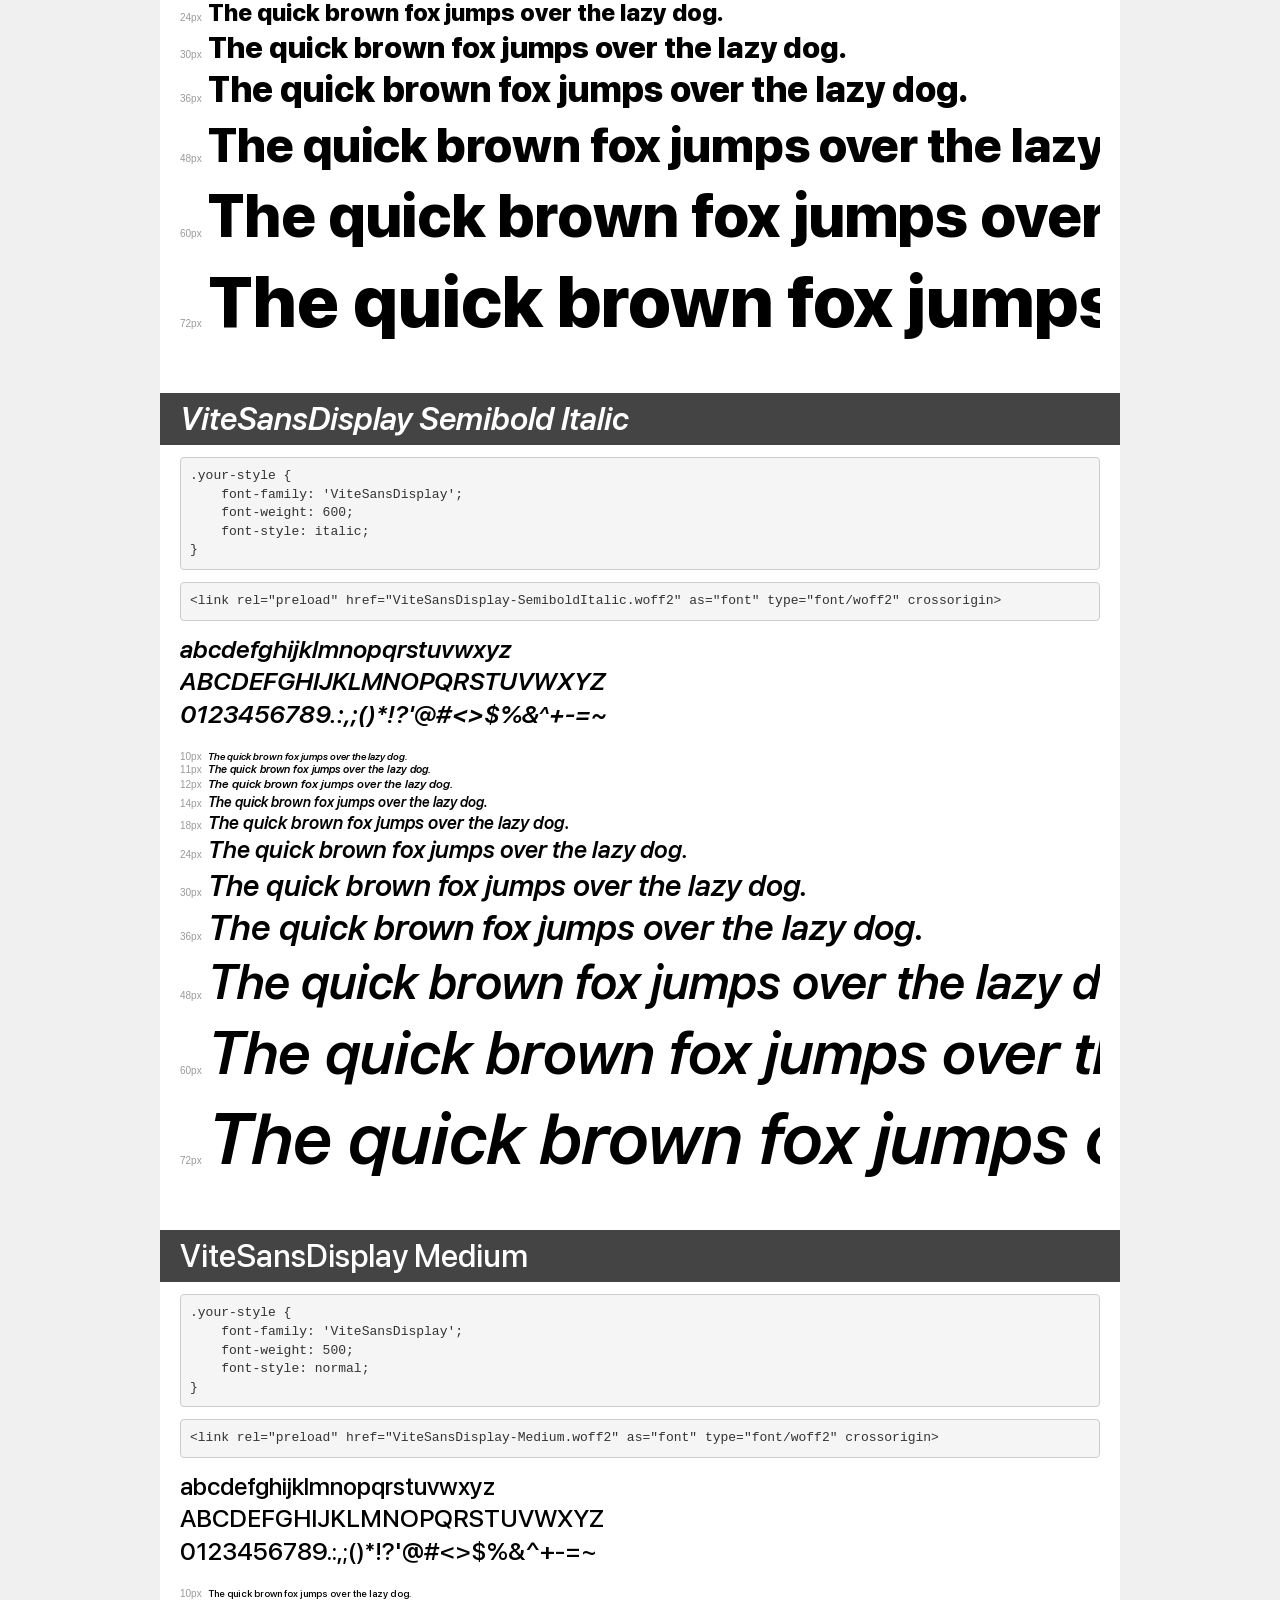
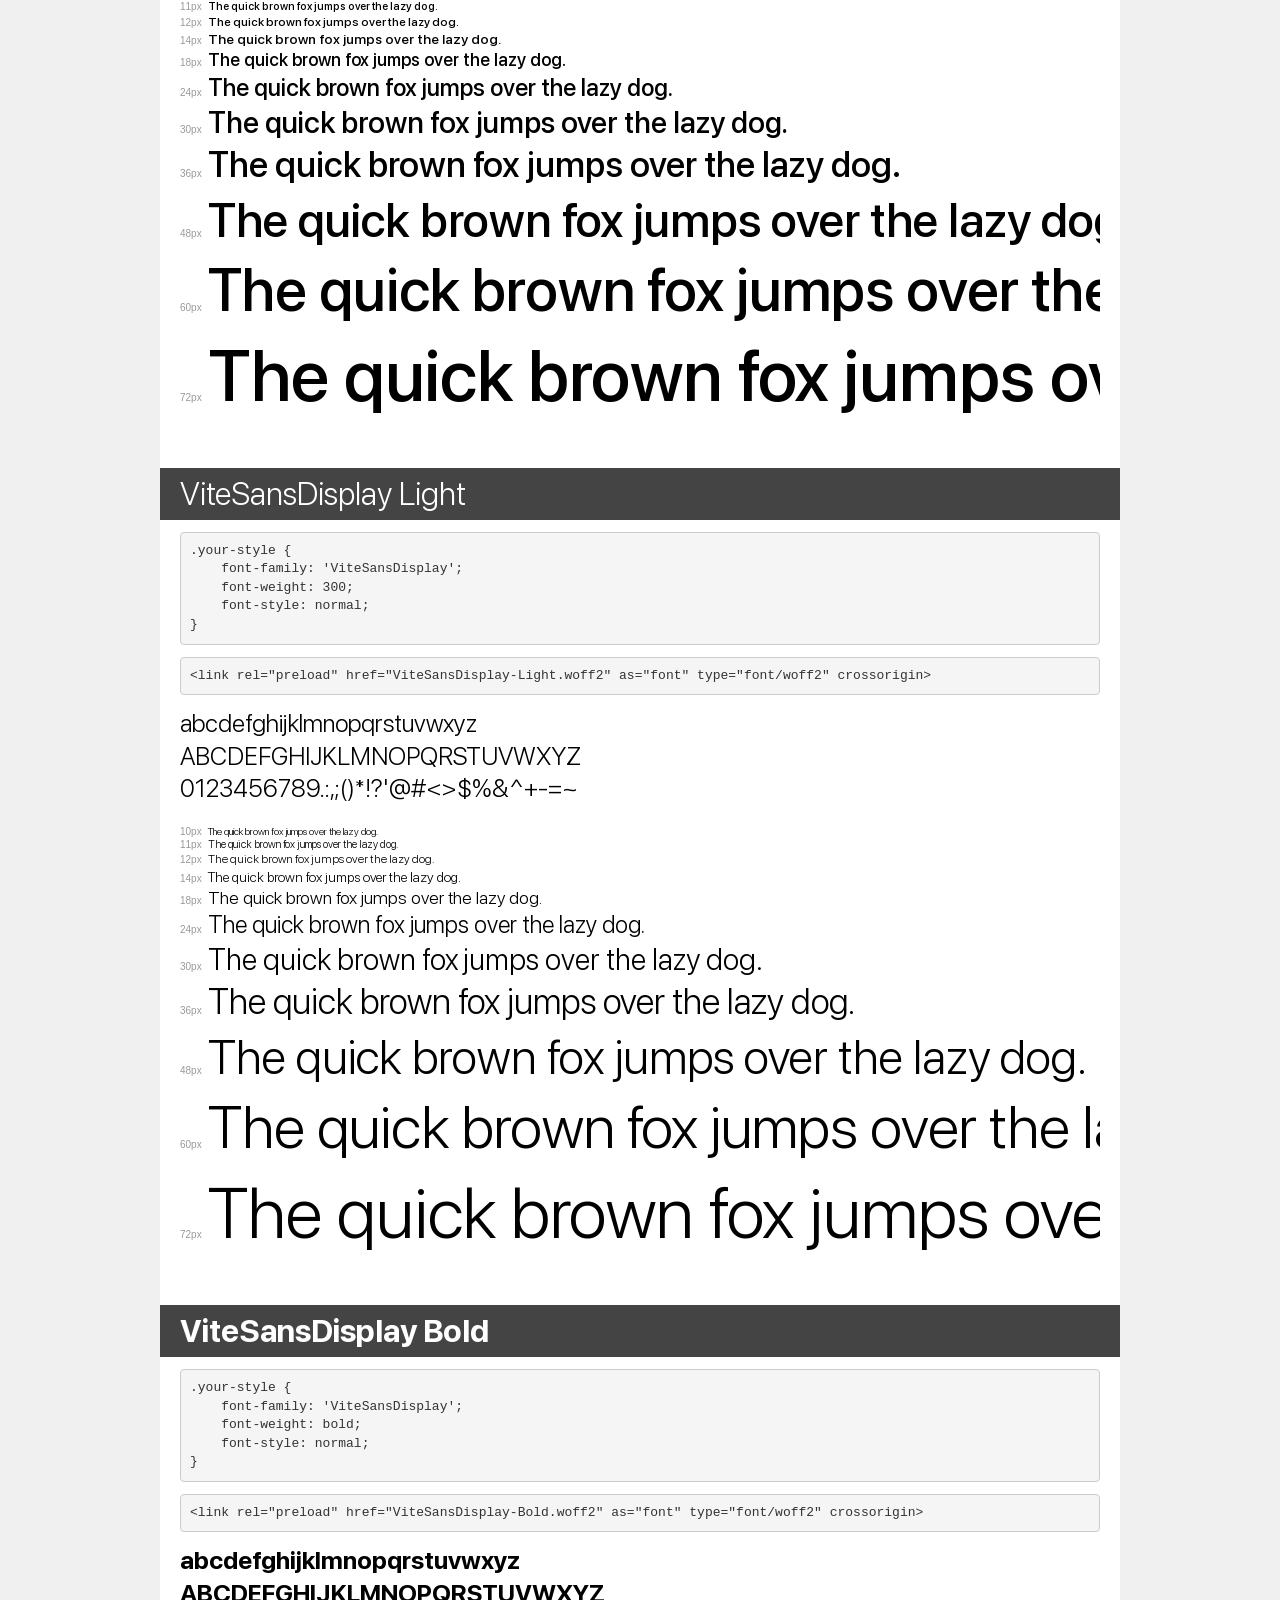
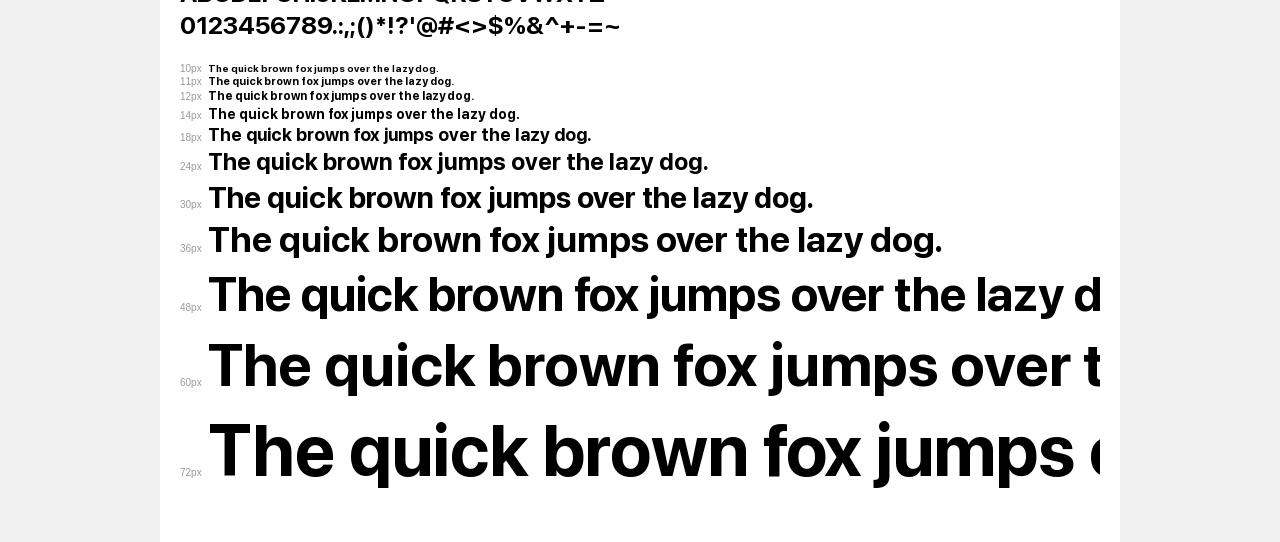
<file: public/vitecss/fonts/vite_sans/demo.html>
<!DOCTYPE html>
<html lang="en">
<head>
    <meta charset="utf-8">
    <meta http-equiv="X-UA-Compatible" content="IE=edge">
    <meta name="viewport" content="width=device-width, initial-scale=1">
    <meta name="robots" content="noindex, noarchive">
    <meta name="format-detection" content="telephone=no">
    <title>Transfonter demo</title>
    <link href="stylesheet.css" rel="stylesheet">
    <style>
        /*
        http://meyerweb.com/eric/tools/css/reset/
        v2.0 | 20110126
        License: none (public domain)
        */
        html, body, div, span, applet, object, iframe,
        h1, h2, h3, h4, h5, h6, p, blockquote, pre,
        a, abbr, acronym, address, big, cite, code,
        del, dfn, em, img, ins, kbd, q, s, samp,
        small, strike, strong, sub, sup, tt, var,
        b, u, i, center,
        dl, dt, dd, ol, ul, li,
        fieldset, form, label, legend,
        table, caption, tbody, tfoot, thead, tr, th, td,
        article, aside, canvas, details, embed,
        figure, figcaption, footer, header, hgroup,
        menu, nav, output, ruby, section, summary,
        time, mark, audio, video {
            margin: 0;
            padding: 0;
            border: 0;
            font-size: 100%;
            font: inherit;
            vertical-align: baseline;
        }
        /* HTML5 display-role reset for older browsers */
        article, aside, details, figcaption, figure,
        footer, header, hgroup, menu, nav, section {
            display: block;
        }
        body {
            line-height: 1;
        }
        ol, ul {
            list-style: none;
        }
        blockquote, q {
            quotes: none;
        }
        blockquote:before, blockquote:after,
        q:before, q:after {
            content: '';
            content: none;
        }
        table {
            border-collapse: collapse;
            border-spacing: 0;
        }
        /* demo styles */
        body {
            background: #f0f0f0;
            color: #000;
        }
        .page {
            background: #fff;
            width: 920px;
            margin: 0 auto;
            padding: 20px 20px 0 20px;
            overflow: hidden;
        }
        .font-container {
            overflow-x: auto;
            overflow-y: hidden;
            margin-bottom: 40px;
            line-height: 1.3;
            white-space: nowrap;
            padding-bottom: 5px;
        }
        h1 {
            position: relative;
            background: #444;
            font-size: 32px;
            color: #fff;
            padding: 10px 20px;
            margin: 0 -20px 12px -20px;
        }
        .letters {
            font-size: 25px;
            margin-bottom: 20px;
        }
        .s10:before {
            content: '10px';
        }
        .s11:before {
            content: '11px';
        }
        .s12:before {
            content: '12px';
        }
        .s14:before {
            content: '14px';
        }
        .s18:before {
            content: '18px';
        }
        .s24:before {
            content: '24px';
        }
        .s30:before {
            content: '30px';
        }
        .s36:before {
            content: '36px';
        }
        .s48:before {
            content: '48px';
        }
        .s60:before {
            content: '60px';
        }
        .s72:before {
            content: '72px';
        }
        .s10:before, .s11:before, .s12:before, .s14:before,
        .s18:before, .s24:before, .s30:before, .s36:before,
        .s48:before, .s60:before, .s72:before {
            font-family: Arial, sans-serif;
            font-size: 10px;
            font-weight: normal;
            font-style: normal;
            color: #999;
            padding-right: 6px;
        }
        pre {
            display: block;
            padding: 9px;
            margin: 0 0 12px;
            font-family: Monaco, Menlo, Consolas, "Courier New", monospace;
            font-size: 13px;
            line-height: 1.428571429;
            color: #333;
            font-weight: normal;
            font-style: normal;
            background-color: #f5f5f5;
            border: 1px solid #ccc;
            overflow-x: auto;
            border-radius: 4px;
        }
        /* responsive */
        @media (max-width: 959px) {
            .page {
                width: auto;
                margin: 0;
            }
        }
    </style>
</head>
<body>
<div class="page">
    <div class="demo">
        <h1 style="font-family: 'ViteSansDisplay'; font-weight: 300; font-style: italic;">ViteSansDisplay Light Italic</h1>
        <pre title="Usage">.your-style {
    font-family: 'ViteSansDisplay';
    font-weight: 300;
    font-style: italic;
}</pre>
        <pre title="Preload (optional)">
&lt;link rel=&quot;preload&quot; href=&quot;ViteSansDisplay-LightItalic.woff2&quot; as=&quot;font&quot; type=&quot;font/woff2&quot; crossorigin&gt;</pre>
        <div class="font-container" style="font-family: 'ViteSansDisplay'; font-weight: 300; font-style: italic;">
            <p class="letters">
                abcdefghijklmnopqrstuvwxyz<br>
ABCDEFGHIJKLMNOPQRSTUVWXYZ<br>
                0123456789.:,;()*!?'@#&lt;&gt;$%&^+-=~
            </p>
            <p class="s10" style="font-size: 10px;">The quick brown fox jumps over the lazy dog.</p>
            <p class="s11" style="font-size: 11px;">The quick brown fox jumps over the lazy dog.</p>
            <p class="s12" style="font-size: 12px;">The quick brown fox jumps over the lazy dog.</p>
            <p class="s14" style="font-size: 14px;">The quick brown fox jumps over the lazy dog.</p>
            <p class="s18" style="font-size: 18px;">The quick brown fox jumps over the lazy dog.</p>
            <p class="s24" style="font-size: 24px;">The quick brown fox jumps over the lazy dog.</p>
            <p class="s30" style="font-size: 30px;">The quick brown fox jumps over the lazy dog.</p>
            <p class="s36" style="font-size: 36px;">The quick brown fox jumps over the lazy dog.</p>
            <p class="s48" style="font-size: 48px;">The quick brown fox jumps over the lazy dog.</p>
            <p class="s60" style="font-size: 60px;">The quick brown fox jumps over the lazy dog.</p>
            <p class="s72" style="font-size: 72px;">The quick brown fox jumps over the lazy dog.</p>
        </div>
    </div>

    <div class="demo">
        <h1 style="font-family: 'ViteSansDisplay'; font-weight: 500; font-style: italic;">ViteSansDisplay Medium Italic</h1>
        <pre title="Usage">.your-style {
    font-family: 'ViteSansDisplay';
    font-weight: 500;
    font-style: italic;
}</pre>
        <pre title="Preload (optional)">
&lt;link rel=&quot;preload&quot; href=&quot;ViteSansDisplay-MediumItalic.woff2&quot; as=&quot;font&quot; type=&quot;font/woff2&quot; crossorigin&gt;</pre>
        <div class="font-container" style="font-family: 'ViteSansDisplay'; font-weight: 500; font-style: italic;">
            <p class="letters">
                abcdefghijklmnopqrstuvwxyz<br>
ABCDEFGHIJKLMNOPQRSTUVWXYZ<br>
                0123456789.:,;()*!?'@#&lt;&gt;$%&^+-=~
            </p>
            <p class="s10" style="font-size: 10px;">The quick brown fox jumps over the lazy dog.</p>
            <p class="s11" style="font-size: 11px;">The quick brown fox jumps over the lazy dog.</p>
            <p class="s12" style="font-size: 12px;">The quick brown fox jumps over the lazy dog.</p>
            <p class="s14" style="font-size: 14px;">The quick brown fox jumps over the lazy dog.</p>
            <p class="s18" style="font-size: 18px;">The quick brown fox jumps over the lazy dog.</p>
            <p class="s24" style="font-size: 24px;">The quick brown fox jumps over the lazy dog.</p>
            <p class="s30" style="font-size: 30px;">The quick brown fox jumps over the lazy dog.</p>
            <p class="s36" style="font-size: 36px;">The quick brown fox jumps over the lazy dog.</p>
            <p class="s48" style="font-size: 48px;">The quick brown fox jumps over the lazy dog.</p>
            <p class="s60" style="font-size: 60px;">The quick brown fox jumps over the lazy dog.</p>
            <p class="s72" style="font-size: 72px;">The quick brown fox jumps over the lazy dog.</p>
        </div>
    </div>

    <div class="demo">
        <h1 style="font-family: 'ViteSansDisplay'; font-weight: 900; font-style: italic;">ViteSansDisplay Black Italic</h1>
        <pre title="Usage">.your-style {
    font-family: 'ViteSansDisplay';
    font-weight: 900;
    font-style: italic;
}</pre>
        <pre title="Preload (optional)">
&lt;link rel=&quot;preload&quot; href=&quot;ViteSansDisplay-BlackItalic.woff2&quot; as=&quot;font&quot; type=&quot;font/woff2&quot; crossorigin&gt;</pre>
        <div class="font-container" style="font-family: 'ViteSansDisplay'; font-weight: 900; font-style: italic;">
            <p class="letters">
                abcdefghijklmnopqrstuvwxyz<br>
ABCDEFGHIJKLMNOPQRSTUVWXYZ<br>
                0123456789.:,;()*!?'@#&lt;&gt;$%&^+-=~
            </p>
            <p class="s10" style="font-size: 10px;">The quick brown fox jumps over the lazy dog.</p>
            <p class="s11" style="font-size: 11px;">The quick brown fox jumps over the lazy dog.</p>
            <p class="s12" style="font-size: 12px;">The quick brown fox jumps over the lazy dog.</p>
            <p class="s14" style="font-size: 14px;">The quick brown fox jumps over the lazy dog.</p>
            <p class="s18" style="font-size: 18px;">The quick brown fox jumps over the lazy dog.</p>
            <p class="s24" style="font-size: 24px;">The quick brown fox jumps over the lazy dog.</p>
            <p class="s30" style="font-size: 30px;">The quick brown fox jumps over the lazy dog.</p>
            <p class="s36" style="font-size: 36px;">The quick brown fox jumps over the lazy dog.</p>
            <p class="s48" style="font-size: 48px;">The quick brown fox jumps over the lazy dog.</p>
            <p class="s60" style="font-size: 60px;">The quick brown fox jumps over the lazy dog.</p>
            <p class="s72" style="font-size: 72px;">The quick brown fox jumps over the lazy dog.</p>
        </div>
    </div>

    <div class="demo">
        <h1 style="font-family: 'ViteSansDisplay'; font-weight: normal; font-style: italic;">ViteSansDisplay Regular Italic</h1>
        <pre title="Usage">.your-style {
    font-family: 'ViteSansDisplay';
    font-weight: normal;
    font-style: italic;
}</pre>
        <pre title="Preload (optional)">
&lt;link rel=&quot;preload&quot; href=&quot;ViteSansDisplay-RegularItalic.woff2&quot; as=&quot;font&quot; type=&quot;font/woff2&quot; crossorigin&gt;</pre>
        <div class="font-container" style="font-family: 'ViteSansDisplay'; font-weight: normal; font-style: italic;">
            <p class="letters">
                abcdefghijklmnopqrstuvwxyz<br>
ABCDEFGHIJKLMNOPQRSTUVWXYZ<br>
                0123456789.:,;()*!?'@#&lt;&gt;$%&^+-=~
            </p>
            <p class="s10" style="font-size: 10px;">The quick brown fox jumps over the lazy dog.</p>
            <p class="s11" style="font-size: 11px;">The quick brown fox jumps over the lazy dog.</p>
            <p class="s12" style="font-size: 12px;">The quick brown fox jumps over the lazy dog.</p>
            <p class="s14" style="font-size: 14px;">The quick brown fox jumps over the lazy dog.</p>
            <p class="s18" style="font-size: 18px;">The quick brown fox jumps over the lazy dog.</p>
            <p class="s24" style="font-size: 24px;">The quick brown fox jumps over the lazy dog.</p>
            <p class="s30" style="font-size: 30px;">The quick brown fox jumps over the lazy dog.</p>
            <p class="s36" style="font-size: 36px;">The quick brown fox jumps over the lazy dog.</p>
            <p class="s48" style="font-size: 48px;">The quick brown fox jumps over the lazy dog.</p>
            <p class="s60" style="font-size: 60px;">The quick brown fox jumps over the lazy dog.</p>
            <p class="s72" style="font-size: 72px;">The quick brown fox jumps over the lazy dog.</p>
        </div>
    </div>

    <div class="demo">
        <h1 style="font-family: 'ViteSansDisplay'; font-weight: 900; font-style: italic;">ViteSansDisplay Heavy Italic</h1>
        <pre title="Usage">.your-style {
    font-family: 'ViteSansDisplay';
    font-weight: 900;
    font-style: italic;
}</pre>
        <pre title="Preload (optional)">
&lt;link rel=&quot;preload&quot; href=&quot;ViteSansDisplay-HeavyItalic.woff2&quot; as=&quot;font&quot; type=&quot;font/woff2&quot; crossorigin&gt;</pre>
        <div class="font-container" style="font-family: 'ViteSansDisplay'; font-weight: 900; font-style: italic;">
            <p class="letters">
                abcdefghijklmnopqrstuvwxyz<br>
ABCDEFGHIJKLMNOPQRSTUVWXYZ<br>
                0123456789.:,;()*!?'@#&lt;&gt;$%&^+-=~
            </p>
            <p class="s10" style="font-size: 10px;">The quick brown fox jumps over the lazy dog.</p>
            <p class="s11" style="font-size: 11px;">The quick brown fox jumps over the lazy dog.</p>
            <p class="s12" style="font-size: 12px;">The quick brown fox jumps over the lazy dog.</p>
            <p class="s14" style="font-size: 14px;">The quick brown fox jumps over the lazy dog.</p>
            <p class="s18" style="font-size: 18px;">The quick brown fox jumps over the lazy dog.</p>
            <p class="s24" style="font-size: 24px;">The quick brown fox jumps over the lazy dog.</p>
            <p class="s30" style="font-size: 30px;">The quick brown fox jumps over the lazy dog.</p>
            <p class="s36" style="font-size: 36px;">The quick brown fox jumps over the lazy dog.</p>
            <p class="s48" style="font-size: 48px;">The quick brown fox jumps over the lazy dog.</p>
            <p class="s60" style="font-size: 60px;">The quick brown fox jumps over the lazy dog.</p>
            <p class="s72" style="font-size: 72px;">The quick brown fox jumps over the lazy dog.</p>
        </div>
    </div>

    <div class="demo">
        <h1 style="font-family: 'ViteSansDisplay'; font-weight: bold; font-style: italic;">ViteSansDisplay Bold Italic</h1>
        <pre title="Usage">.your-style {
    font-family: 'ViteSansDisplay';
    font-weight: bold;
    font-style: italic;
}</pre>
        <pre title="Preload (optional)">
&lt;link rel=&quot;preload&quot; href=&quot;ViteSansDisplay-BoldItalic.woff2&quot; as=&quot;font&quot; type=&quot;font/woff2&quot; crossorigin&gt;</pre>
        <div class="font-container" style="font-family: 'ViteSansDisplay'; font-weight: bold; font-style: italic;">
            <p class="letters">
                abcdefghijklmnopqrstuvwxyz<br>
ABCDEFGHIJKLMNOPQRSTUVWXYZ<br>
                0123456789.:,;()*!?'@#&lt;&gt;$%&^+-=~
            </p>
            <p class="s10" style="font-size: 10px;">The quick brown fox jumps over the lazy dog.</p>
            <p class="s11" style="font-size: 11px;">The quick brown fox jumps over the lazy dog.</p>
            <p class="s12" style="font-size: 12px;">The quick brown fox jumps over the lazy dog.</p>
            <p class="s14" style="font-size: 14px;">The quick brown fox jumps over the lazy dog.</p>
            <p class="s18" style="font-size: 18px;">The quick brown fox jumps over the lazy dog.</p>
            <p class="s24" style="font-size: 24px;">The quick brown fox jumps over the lazy dog.</p>
            <p class="s30" style="font-size: 30px;">The quick brown fox jumps over the lazy dog.</p>
            <p class="s36" style="font-size: 36px;">The quick brown fox jumps over the lazy dog.</p>
            <p class="s48" style="font-size: 48px;">The quick brown fox jumps over the lazy dog.</p>
            <p class="s60" style="font-size: 60px;">The quick brown fox jumps over the lazy dog.</p>
            <p class="s72" style="font-size: 72px;">The quick brown fox jumps over the lazy dog.</p>
        </div>
    </div>

    <div class="demo">
        <h1 style="font-family: 'ViteSansDisplay'; font-weight: normal; font-style: normal;">ViteSansDisplay Regular</h1>
        <pre title="Usage">.your-style {
    font-family: 'ViteSansDisplay';
    font-weight: normal;
    font-style: normal;
}</pre>
        <pre title="Preload (optional)">
&lt;link rel=&quot;preload&quot; href=&quot;ViteSansDisplay-Regular.woff2&quot; as=&quot;font&quot; type=&quot;font/woff2&quot; crossorigin&gt;</pre>
        <div class="font-container" style="font-family: 'ViteSansDisplay'; font-weight: normal; font-style: normal;">
            <p class="letters">
                abcdefghijklmnopqrstuvwxyz<br>
ABCDEFGHIJKLMNOPQRSTUVWXYZ<br>
                0123456789.:,;()*!?'@#&lt;&gt;$%&^+-=~
            </p>
            <p class="s10" style="font-size: 10px;">The quick brown fox jumps over the lazy dog.</p>
            <p class="s11" style="font-size: 11px;">The quick brown fox jumps over the lazy dog.</p>
            <p class="s12" style="font-size: 12px;">The quick brown fox jumps over the lazy dog.</p>
            <p class="s14" style="font-size: 14px;">The quick brown fox jumps over the lazy dog.</p>
            <p class="s18" style="font-size: 18px;">The quick brown fox jumps over the lazy dog.</p>
            <p class="s24" style="font-size: 24px;">The quick brown fox jumps over the lazy dog.</p>
            <p class="s30" style="font-size: 30px;">The quick brown fox jumps over the lazy dog.</p>
            <p class="s36" style="font-size: 36px;">The quick brown fox jumps over the lazy dog.</p>
            <p class="s48" style="font-size: 48px;">The quick brown fox jumps over the lazy dog.</p>
            <p class="s60" style="font-size: 60px;">The quick brown fox jumps over the lazy dog.</p>
            <p class="s72" style="font-size: 72px;">The quick brown fox jumps over the lazy dog.</p>
        </div>
    </div>

    <div class="demo">
        <h1 style="font-family: 'ViteSansDisplay'; font-weight: 600; font-style: normal;">ViteSansDisplay Semibold</h1>
        <pre title="Usage">.your-style {
    font-family: 'ViteSansDisplay';
    font-weight: 600;
    font-style: normal;
}</pre>
        <pre title="Preload (optional)">
&lt;link rel=&quot;preload&quot; href=&quot;ViteSansDisplay-Semibold.woff2&quot; as=&quot;font&quot; type=&quot;font/woff2&quot; crossorigin&gt;</pre>
        <div class="font-container" style="font-family: 'ViteSansDisplay'; font-weight: 600; font-style: normal;">
            <p class="letters">
                abcdefghijklmnopqrstuvwxyz<br>
ABCDEFGHIJKLMNOPQRSTUVWXYZ<br>
                0123456789.:,;()*!?'@#&lt;&gt;$%&^+-=~
            </p>
            <p class="s10" style="font-size: 10px;">The quick brown fox jumps over the lazy dog.</p>
            <p class="s11" style="font-size: 11px;">The quick brown fox jumps over the lazy dog.</p>
            <p class="s12" style="font-size: 12px;">The quick brown fox jumps over the lazy dog.</p>
            <p class="s14" style="font-size: 14px;">The quick brown fox jumps over the lazy dog.</p>
            <p class="s18" style="font-size: 18px;">The quick brown fox jumps over the lazy dog.</p>
            <p class="s24" style="font-size: 24px;">The quick brown fox jumps over the lazy dog.</p>
            <p class="s30" style="font-size: 30px;">The quick brown fox jumps over the lazy dog.</p>
            <p class="s36" style="font-size: 36px;">The quick brown fox jumps over the lazy dog.</p>
            <p class="s48" style="font-size: 48px;">The quick brown fox jumps over the lazy dog.</p>
            <p class="s60" style="font-size: 60px;">The quick brown fox jumps over the lazy dog.</p>
            <p class="s72" style="font-size: 72px;">The quick brown fox jumps over the lazy dog.</p>
        </div>
    </div>

    <div class="demo">
        <h1 style="font-family: 'ViteSansDisplay'; font-weight: 900; font-style: normal;">ViteSansDisplay Black</h1>
        <pre title="Usage">.your-style {
    font-family: 'ViteSansDisplay';
    font-weight: 900;
    font-style: normal;
}</pre>
        <pre title="Preload (optional)">
&lt;link rel=&quot;preload&quot; href=&quot;ViteSansDisplay-Black.woff2&quot; as=&quot;font&quot; type=&quot;font/woff2&quot; crossorigin&gt;</pre>
        <div class="font-container" style="font-family: 'ViteSansDisplay'; font-weight: 900; font-style: normal;">
            <p class="letters">
                abcdefghijklmnopqrstuvwxyz<br>
ABCDEFGHIJKLMNOPQRSTUVWXYZ<br>
                0123456789.:,;()*!?'@#&lt;&gt;$%&^+-=~
            </p>
            <p class="s10" style="font-size: 10px;">The quick brown fox jumps over the lazy dog.</p>
            <p class="s11" style="font-size: 11px;">The quick brown fox jumps over the lazy dog.</p>
            <p class="s12" style="font-size: 12px;">The quick brown fox jumps over the lazy dog.</p>
            <p class="s14" style="font-size: 14px;">The quick brown fox jumps over the lazy dog.</p>
            <p class="s18" style="font-size: 18px;">The quick brown fox jumps over the lazy dog.</p>
            <p class="s24" style="font-size: 24px;">The quick brown fox jumps over the lazy dog.</p>
            <p class="s30" style="font-size: 30px;">The quick brown fox jumps over the lazy dog.</p>
            <p class="s36" style="font-size: 36px;">The quick brown fox jumps over the lazy dog.</p>
            <p class="s48" style="font-size: 48px;">The quick brown fox jumps over the lazy dog.</p>
            <p class="s60" style="font-size: 60px;">The quick brown fox jumps over the lazy dog.</p>
            <p class="s72" style="font-size: 72px;">The quick brown fox jumps over the lazy dog.</p>
        </div>
    </div>

    <div class="demo">
        <h1 style="font-family: 'ViteSansDisplay'; font-weight: 900; font-style: normal;">ViteSansDisplay Heavy</h1>
        <pre title="Usage">.your-style {
    font-family: 'ViteSansDisplay';
    font-weight: 900;
    font-style: normal;
}</pre>
        <pre title="Preload (optional)">
&lt;link rel=&quot;preload&quot; href=&quot;ViteSansDisplay-Heavy.woff2&quot; as=&quot;font&quot; type=&quot;font/woff2&quot; crossorigin&gt;</pre>
        <div class="font-container" style="font-family: 'ViteSansDisplay'; font-weight: 900; font-style: normal;">
            <p class="letters">
                abcdefghijklmnopqrstuvwxyz<br>
ABCDEFGHIJKLMNOPQRSTUVWXYZ<br>
                0123456789.:,;()*!?'@#&lt;&gt;$%&^+-=~
            </p>
            <p class="s10" style="font-size: 10px;">The quick brown fox jumps over the lazy dog.</p>
            <p class="s11" style="font-size: 11px;">The quick brown fox jumps over the lazy dog.</p>
            <p class="s12" style="font-size: 12px;">The quick brown fox jumps over the lazy dog.</p>
            <p class="s14" style="font-size: 14px;">The quick brown fox jumps over the lazy dog.</p>
            <p class="s18" style="font-size: 18px;">The quick brown fox jumps over the lazy dog.</p>
            <p class="s24" style="font-size: 24px;">The quick brown fox jumps over the lazy dog.</p>
            <p class="s30" style="font-size: 30px;">The quick brown fox jumps over the lazy dog.</p>
            <p class="s36" style="font-size: 36px;">The quick brown fox jumps over the lazy dog.</p>
            <p class="s48" style="font-size: 48px;">The quick brown fox jumps over the lazy dog.</p>
            <p class="s60" style="font-size: 60px;">The quick brown fox jumps over the lazy dog.</p>
            <p class="s72" style="font-size: 72px;">The quick brown fox jumps over the lazy dog.</p>
        </div>
    </div>

    <div class="demo">
        <h1 style="font-family: 'ViteSansDisplay'; font-weight: 600; font-style: italic;">ViteSansDisplay Semibold Italic</h1>
        <pre title="Usage">.your-style {
    font-family: 'ViteSansDisplay';
    font-weight: 600;
    font-style: italic;
}</pre>
        <pre title="Preload (optional)">
&lt;link rel=&quot;preload&quot; href=&quot;ViteSansDisplay-SemiboldItalic.woff2&quot; as=&quot;font&quot; type=&quot;font/woff2&quot; crossorigin&gt;</pre>
        <div class="font-container" style="font-family: 'ViteSansDisplay'; font-weight: 600; font-style: italic;">
            <p class="letters">
                abcdefghijklmnopqrstuvwxyz<br>
ABCDEFGHIJKLMNOPQRSTUVWXYZ<br>
                0123456789.:,;()*!?'@#&lt;&gt;$%&^+-=~
            </p>
            <p class="s10" style="font-size: 10px;">The quick brown fox jumps over the lazy dog.</p>
            <p class="s11" style="font-size: 11px;">The quick brown fox jumps over the lazy dog.</p>
            <p class="s12" style="font-size: 12px;">The quick brown fox jumps over the lazy dog.</p>
            <p class="s14" style="font-size: 14px;">The quick brown fox jumps over the lazy dog.</p>
            <p class="s18" style="font-size: 18px;">The quick brown fox jumps over the lazy dog.</p>
            <p class="s24" style="font-size: 24px;">The quick brown fox jumps over the lazy dog.</p>
            <p class="s30" style="font-size: 30px;">The quick brown fox jumps over the lazy dog.</p>
            <p class="s36" style="font-size: 36px;">The quick brown fox jumps over the lazy dog.</p>
            <p class="s48" style="font-size: 48px;">The quick brown fox jumps over the lazy dog.</p>
            <p class="s60" style="font-size: 60px;">The quick brown fox jumps over the lazy dog.</p>
            <p class="s72" style="font-size: 72px;">The quick brown fox jumps over the lazy dog.</p>
        </div>
    </div>

    <div class="demo">
        <h1 style="font-family: 'ViteSansDisplay'; font-weight: 500; font-style: normal;">ViteSansDisplay Medium</h1>
        <pre title="Usage">.your-style {
    font-family: 'ViteSansDisplay';
    font-weight: 500;
    font-style: normal;
}</pre>
        <pre title="Preload (optional)">
&lt;link rel=&quot;preload&quot; href=&quot;ViteSansDisplay-Medium.woff2&quot; as=&quot;font&quot; type=&quot;font/woff2&quot; crossorigin&gt;</pre>
        <div class="font-container" style="font-family: 'ViteSansDisplay'; font-weight: 500; font-style: normal;">
            <p class="letters">
                abcdefghijklmnopqrstuvwxyz<br>
ABCDEFGHIJKLMNOPQRSTUVWXYZ<br>
                0123456789.:,;()*!?'@#&lt;&gt;$%&^+-=~
            </p>
            <p class="s10" style="font-size: 10px;">The quick brown fox jumps over the lazy dog.</p>
            <p class="s11" style="font-size: 11px;">The quick brown fox jumps over the lazy dog.</p>
            <p class="s12" style="font-size: 12px;">The quick brown fox jumps over the lazy dog.</p>
            <p class="s14" style="font-size: 14px;">The quick brown fox jumps over the lazy dog.</p>
            <p class="s18" style="font-size: 18px;">The quick brown fox jumps over the lazy dog.</p>
            <p class="s24" style="font-size: 24px;">The quick brown fox jumps over the lazy dog.</p>
            <p class="s30" style="font-size: 30px;">The quick brown fox jumps over the lazy dog.</p>
            <p class="s36" style="font-size: 36px;">The quick brown fox jumps over the lazy dog.</p>
            <p class="s48" style="font-size: 48px;">The quick brown fox jumps over the lazy dog.</p>
            <p class="s60" style="font-size: 60px;">The quick brown fox jumps over the lazy dog.</p>
            <p class="s72" style="font-size: 72px;">The quick brown fox jumps over the lazy dog.</p>
        </div>
    </div>

    <div class="demo">
        <h1 style="font-family: 'ViteSansDisplay'; font-weight: 300; font-style: normal;">ViteSansDisplay Light</h1>
        <pre title="Usage">.your-style {
    font-family: 'ViteSansDisplay';
    font-weight: 300;
    font-style: normal;
}</pre>
        <pre title="Preload (optional)">
&lt;link rel=&quot;preload&quot; href=&quot;ViteSansDisplay-Light.woff2&quot; as=&quot;font&quot; type=&quot;font/woff2&quot; crossorigin&gt;</pre>
        <div class="font-container" style="font-family: 'ViteSansDisplay'; font-weight: 300; font-style: normal;">
            <p class="letters">
                abcdefghijklmnopqrstuvwxyz<br>
ABCDEFGHIJKLMNOPQRSTUVWXYZ<br>
                0123456789.:,;()*!?'@#&lt;&gt;$%&^+-=~
            </p>
            <p class="s10" style="font-size: 10px;">The quick brown fox jumps over the lazy dog.</p>
            <p class="s11" style="font-size: 11px;">The quick brown fox jumps over the lazy dog.</p>
            <p class="s12" style="font-size: 12px;">The quick brown fox jumps over the lazy dog.</p>
            <p class="s14" style="font-size: 14px;">The quick brown fox jumps over the lazy dog.</p>
            <p class="s18" style="font-size: 18px;">The quick brown fox jumps over the lazy dog.</p>
            <p class="s24" style="font-size: 24px;">The quick brown fox jumps over the lazy dog.</p>
            <p class="s30" style="font-size: 30px;">The quick brown fox jumps over the lazy dog.</p>
            <p class="s36" style="font-size: 36px;">The quick brown fox jumps over the lazy dog.</p>
            <p class="s48" style="font-size: 48px;">The quick brown fox jumps over the lazy dog.</p>
            <p class="s60" style="font-size: 60px;">The quick brown fox jumps over the lazy dog.</p>
            <p class="s72" style="font-size: 72px;">The quick brown fox jumps over the lazy dog.</p>
        </div>
    </div>

    <div class="demo">
        <h1 style="font-family: 'ViteSansDisplay'; font-weight: bold; font-style: normal;">ViteSansDisplay Bold</h1>
        <pre title="Usage">.your-style {
    font-family: 'ViteSansDisplay';
    font-weight: bold;
    font-style: normal;
}</pre>
        <pre title="Preload (optional)">
&lt;link rel=&quot;preload&quot; href=&quot;ViteSansDisplay-Bold.woff2&quot; as=&quot;font&quot; type=&quot;font/woff2&quot; crossorigin&gt;</pre>
        <div class="font-container" style="font-family: 'ViteSansDisplay'; font-weight: bold; font-style: normal;">
            <p class="letters">
                abcdefghijklmnopqrstuvwxyz<br>
ABCDEFGHIJKLMNOPQRSTUVWXYZ<br>
                0123456789.:,;()*!?'@#&lt;&gt;$%&^+-=~
            </p>
            <p class="s10" style="font-size: 10px;">The quick brown fox jumps over the lazy dog.</p>
            <p class="s11" style="font-size: 11px;">The quick brown fox jumps over the lazy dog.</p>
            <p class="s12" style="font-size: 12px;">The quick brown fox jumps over the lazy dog.</p>
            <p class="s14" style="font-size: 14px;">The quick brown fox jumps over the lazy dog.</p>
            <p class="s18" style="font-size: 18px;">The quick brown fox jumps over the lazy dog.</p>
            <p class="s24" style="font-size: 24px;">The quick brown fox jumps over the lazy dog.</p>
            <p class="s30" style="font-size: 30px;">The quick brown fox jumps over the lazy dog.</p>
            <p class="s36" style="font-size: 36px;">The quick brown fox jumps over the lazy dog.</p>
            <p class="s48" style="font-size: 48px;">The quick brown fox jumps over the lazy dog.</p>
            <p class="s60" style="font-size: 60px;">The quick brown fox jumps over the lazy dog.</p>
            <p class="s72" style="font-size: 72px;">The quick brown fox jumps over the lazy dog.</p>
        </div>
    </div>

</div>
</body>
</html>
</file>
<file: public/vitecss/css/app.css>
/* imports */
@import url('./var.css');

html,body, .html-body {
    margin:0;
    padding:0;
    font-size:17px;
}
body{
    display:flex;
    flex-direction:column;
    min-height:100vh;
    font-family:var(--font), -apple-system, BlinkMacSystemFont, 'Segoe UI', Roboto, Oxygen, Ubuntu, Cantarell, 'Open Sans', 'Helvetica Neue', sans-serif;
    overflow:auto;
    font-size:0.8rem;
    color:var(--text);
    background:var(--bg);
    word-break:break-word;
    width:100vw;
    max-width:100vw;
    overflow-x:hidden;
    letter-spacing:0.1px;
}
/* class card */
[vitecss-glass]{
    position:relative;
    background:var(--rgt-001);
    backdrop-filter:blur(10px);
    -webkit-backdrop-filter:blur(10px);

            &::before{
                content:'';
                position:absolute;
                inset:0;
                background:linear-gradient(rgba(255,255,255,0.5),transparent,rgba(255,255,255,0.5));
                padding:1px;
                mask:linear-gradient(to bottom right,white 0,white 0) content-box,linear-gradient(to bottom right,white 0,white 0);
                -webkit-mask:linear-gradient(to bottom right,white 0,white 0) content-box,linear-gradient(to bottom right,white 0,white 0);
                mask-composite: exclude;
                -webkit-mask-composite:xor;
            }

}
/* custom marquee */
/* Initial position - at right extreme end (100% translation) */
[vitecss-marquee] > div:not([vitecss-marquee-check] > div) {
    transform: translateX(100vw);
}
/* Just add this to your CSS file */
[vitecss-marquee] {
    position: relative;
    overflow: hidden;
}

[vitecss-marquee][vitecss-marquee-smoke]::before {
    content: '';
    position: absolute;
    top: 0;
    left: 0;
    width: 100px;
    height: 100%;
    background: linear-gradient(90deg, 
        rgba(var(--rgb), 0.95) 0%,
        rgba(var(--rgb), 0) 100%
    );
    z-index: 10;
    pointer-events: none;
}

[vitecss-marquee][vitecss-marquee-smoke]::after {
    content: '';
    position: absolute;
    top: 0;
    right: 0;
    width: 100px;
    height: 100%;
    background: linear-gradient(270deg, 
        rgba(var(--rgb), 0.95) 0%,
        rgba(var(--rgb), 0) 100%
    );
    z-index: 10;
    pointer-events: none;
}
.cont, .container-input {
    width:100%;
    height:50px;
    border:1px solid var(--rgt-02);
    border-radius:10px;
    display:flex;
    flex-direction:row;
    align-items:center;
    overflow:hidden;
    background:transparent;
    padding:0;
}

.cont:has(textarea), .container-input:has(textarea) {
    min-height:200px !important;
}
.cont .inp, .container-input .input-field {
    width:100%;
    height:100%;
    border:none;
    background:transparent;
    border-radius:inherit;

}

.vite-loader {
    width:100%;
    position:fixed;
    top:0;
    left:0;
    right:0;
    background:rgba(0,122,255, 0);
    height:2px;
    z-index:6000;
    overflow:hidden;
   
}
.vite-loader .child {
    /* position:absolute; */
    /* left:0; */
    height:100%;
    width:0%;
    background:rgb(0,125,255);
    transition:all 0.3s ease;
    border-radius:0 1000px 1000px 0;
   
}

span, .span {
    word-break: keep-all;
}
.cont:has(input:focus), .container-input:has(input:focus) {
    border-color:var(--primary) !important;
    box-shadow: 0 0 0 3px var(--primary-01);
}
svg, .svg-icon {
    flex-shrink: 0;
}
.no-shrink, .flex-shrink-none {
    flex-shrink:0;
}
main, .main-content {
    display:flex;
    flex-direction:column;
    flex:1 0 auto;
    padding:20px;
    height:fit-content;
    overflow-x:hidden;
  
}
.empty-record svg, .empty-state svg {
    height:50px;
    width:50px;
}
.action-loader svg, .loading-spinner svg {
    height:50px;
    width:50px;
}
.loading-state, .app-loader {
    position:fixed;
    top:0;
    left:0;
    bottom:0;
    right:0;
    background:var(--bg);
    color:var(--primary);
    display:flex;
    flex-direction:column;
    align-items:center;
    justify-content: center;
    text-align:center;
    z-index:1000000;
}
.loading-state svg, .app-loader svg {
    height:100px;
    width:100px;
}
body:has(.loading-state), body:has(.app-loader) {
    overflow:hidden;
    user-select:none;
    overflow:hidden;
    -webkit-user-select: none;
}
.opacity-transparent, .opacity-0, .opacity-none {
    opacity:0;
}
.opacity-01 { opacity:0.1; }
.opacity-02 { opacity:0.2; }
.opacity-03 { opacity:0.3; }
.opacity-04 { opacity:0.4; }
.opacity-05 { opacity:0.5; }
.opacity-06 { opacity:0.6; }
.opacity-07 { opacity:0.7; }
.opacity-08 { opacity:0.8; }
.opacity-09 { opacity:0.9; }
.opacity-1, .opacity-full { opacity:1; }
.placeholder-bold::placeholder, .placeholder-bold::placeholder {
            font-weight: bold;
        }

/* IMG */
img, .image {
    object-fit:cover;
    object-position: center;
}
@keyframes absolute-trans-out{
    0%{
        left:0;

    }
    100%{
        left:-100%;
    }
}
.paginate, .pagination {
    width:100%;
    display:flex;
    flex-direction: row;
    align-items:center;
    justify-content:flex-end;
    grid-column: 1 / -1;
   

}
.paginate .action-btn, .pagination .action-btn {
    width:40px;
    aspect-ratio:1;
    display:flex;
    align-items:center;
    justify-content:center;
    gap:10px;
    flex-shrink: 0;
    border:1px solid var(--rgt-01);
    background:var(--bg-light);
    color:var(--text);
    user-select:none;
    border-radius:10px;
    cursor:pointer;
    overflow:hidden;
    font-weight:600;

}
.action-btn.disabled, .action-btn.btn-disabled {
    pointer-events: none;
}
.paginate .action-btn.current, .pagination .action-btn.current {
    border:none;
    background:var(--primary);
    color:var(--primary-text);

}
/* duotone */
.duotone-primary, .duo-primary {
    background:var(--primary-transparent);
    color:var(--primary);
}
.duotone-red, .duo-red {
    background:rgba(255,0,0,0.2);
    color:red;
}
.duotone-gold, .duo-gold {
    background:rgba(255, 217, 0, 0.2);
    color:#ffd700;
}
.duotone-green, .duo-green {
    background:rgba(0,255,0,0.2);
    color:var(--green);
}
.bg-image, .background-image {
    background-size:cover;
    background-position: center;
   
}
.photo, .avatar {
    min-height:40px;
    max-height:40px;
    background-size:cover;
    background-position:center;
    min-width:40px;
    max-width:40px;
    border-radius:50%;
}
.bg-primary-gradient, .bg-gradient-primary {
    background:var(--gradient) !important;
}
hr, .divider {
    height:1px;
    width:100%;
    border:none;
    background:var(--rgt-01);
}
hr.gradient, .divider.gradient {
    background:linear-gradient(to right,transparent,var(--primary),transparent);
    height:1px;
}
.hr, .divider-custom {
    height:1px;
    width:100%;
    background:transparent;
    --hr-color:var(--rgt-01);
    --hr-height:1px;
}
            .hr[vitecss-type=dotted], .divider-custom[vitecss-type=dotted] {
             border-top:var(--hr-height) dotted var(--hr-color);

            }
             .hr[vitecss-type=solid], .divider-custom[vitecss-type=solid] {
             border-top:var(--hr-height) solid var(--hr-color);

            }
           .hr[vitecss-type=dashed], .divider-custom[vitecss-type=dashed] {
             border-top:var(--hr-height) dashed var(--hr-color);

            }
*{
    box-sizing:border-box;
    outline:none;
}
.break-word, .word-break-all {
    word-break:break-all;
}
.btn, input, select, textarea, button, .button {
    font-family:var(--font);
    

}
button, .btn-element {
    font-size:0.9rem;
}

input, select, textarea, .input, .select, .textarea {
    color:var(--text);
    font-size:0.8rem;
}

input::placeholder, .inp::placeholder, .input::placeholder {
    color:var(--rgt);
    font-weight:500 !important;
    opacity:0.5
}
input, .input-element {
    caret-color:var(--primary);
}
input.empty, select.empty, .cont.empty, .input.empty, .select.empty, .container-input.empty {
    border:1px solid red !important;
    box-shadow:var(--box-shadow-red) !important;
    animation:vibrate 0.2s linear !important;
    
}
.placeholder-c-white::placeholder, .placeholder-white::placeholder {
    color:white;
}


@keyframes vibrate{
    0%,50%,100%{
        transform:translateX(-5px);
    }
    25%,75%{
        transform:translateX(5px);
    }
}
.overflow-hidden, .overflow-hide {
    overflow:hidden !important;
}
.overflow-x-auto, .overflow-x-scroll {
    overflow-x:auto;
    
}
.overflow-y-auto, .overflow-y-scroll {
    overflow-y: auto;
}
.overflow-auto, .overflow-scroll-auto {
    overflow:auto;
}
.overflow-visible, .overflow-show {
    overflow:visible;
}
.overflow-scroll, .overflow-scroll-all {
    overflow:scroll;
}
.overflow-none, .overflow-no {
    overflow:none;
}
input, textarea, select, .input-field, .textarea-field, .select-field {
    padding:10px;
}
.spa-loader, .page-loader {
    display:flex;
    flex-direction:column;
    align-items:center;
    justify-content: center;
    margin:auto auto;
    color:var(---text);
}
.spa-loader svg, .page-loader svg {
    height:100px;
    width:100px;
    fill:currentColor;
}

/* ===== ADDITIONAL UTILITIES ===== */

/* Flex Utilities */
.flex { display: flex; }
.flex-row { display: flex; flex-direction: row; }
.flex-col { display: flex; flex-direction: column; }
.flex-center { display: flex; align-items: center; justify-content: center; }
.flex-between { display: flex; align-items: center; justify-content: space-between; }
.flex-around { display: flex; align-items: center; justify-content: space-around; }
.flex-evenly { display: flex; align-items: center; justify-content: space-evenly; }
.flex-wrap { flex-wrap: wrap; }
.flex-nowrap { flex-wrap: nowrap; }
.flex-1 { flex: 1; }
.flex-auto { flex: 1 1 auto; }
.flex-none { flex: none; }
.flex-grow { flex-grow: 1; }
.flex-shrink { flex-shrink: 1; }
.items-center { align-items: center; }
.items-start { align-items: flex-start; }
.items-end { align-items: flex-end; }
.items-stretch { align-items: stretch; }
.items-baseline { align-items: baseline; }
.justify-center { justify-content: center; }
.justify-start { justify-content: flex-start; }
.justify-end { justify-content: flex-end; }
.justify-between { justify-content: space-between; }
.justify-around { justify-content: space-around; }
.justify-evenly { justify-content: space-evenly; }
.gap-1 { gap: 0.25rem; }
.gap-2 { gap: 0.5rem; }
.gap-3 { gap: 0.75rem; }
.gap-4 { gap: 1rem; }
.gap-5 { gap: 1.25rem; }
.gap-6 { gap: 1.5rem; }
.gap-8 { gap: 2rem; }
.gap-10 { gap: 2.5rem; }

/* Position Utilities */
.relative { position: relative; }
.absolute { position: absolute; }
.fixed { position: fixed; }
.sticky { position: sticky; }
.static { position: static; }

/* Display Utilities */
.d-none { display: none; }
.d-block { display: block; }
.d-inline { display: inline; }
.d-inline-block { display: inline-block; }
.d-flex { display: flex; }
.d-inline-flex { display: inline-flex; }
.d-grid { display: grid; }
.d-inline-grid { display: inline-grid; }
.d-table { display: table; }
.d-table-cell { display: table-cell; }
.d-table-row { display: table-row; }

/* Text Utilities */
.text-center { text-align: center; }
.text-left { text-align: left; }
.text-right { text-align: right; }
.text-justify { text-align: justify; }
.text-uppercase { text-transform: uppercase; }
.text-lowercase { text-transform: lowercase; }
.text-capitalize { text-transform: capitalize; }
.text-underline { text-decoration: underline; }
.text-line-through { text-decoration: line-through; }
.text-no-underline { text-decoration: none; }
.text-bold, .fw-bold { font-weight: 700; }
.text-semibold, .fw-semibold { font-weight: 600; }
.text-medium, .fw-medium { font-weight: 500; }
.text-normal, .fw-normal { font-weight: 400; }
.text-light, .fw-light { font-weight: 300; }
.text-thin, .fw-thin { font-weight: 100; }
.text-ellipsis { white-space: nowrap; overflow: hidden; text-overflow: ellipsis; }
.text-clip { white-space: nowrap; overflow: hidden; text-overflow: clip; }
.text-wrap { white-space: normal; }
.text-nowrap { white-space: nowrap; }
.text-pre { white-space: pre; }
.text-pre-line { white-space: pre-line; }
.text-pre-wrap { white-space: pre-wrap; }
.text-break { word-break: break-word; }
.text-muted { color: #6c757d; }

/* Font Size Utilities */
.fs-1 { font-size: 0.1rem; }
.fs-2 { font-size: 0.2rem; }
.fs-3 { font-size: 0.3rem; }
.fs-4 { font-size: 0.4rem; }
.fs-5 { font-size: 0.5rem; }
.fs-6 { font-size: 0.6rem; }
.fs-7 { font-size: 0.7rem; }
.fs-8 { font-size: 0.8rem; }
.fs-9 { font-size: 0.9rem; }
.fs-10 { font-size: 1rem; }
.fs-11 { font-size: 1.1rem; }
.fs-12 { font-size: 1.2rem; }
.fs-13 { font-size: 1.3rem; }
.fs-14 { font-size: 1.4rem; }
.fs-15 { font-size: 1.5rem; }
.fs-16 { font-size: 1.6rem; }
.fs-17 { font-size: 1.7rem; }
.fs-18 { font-size: 1.8rem; }
.fs-19 { font-size: 1.9rem; }
.fs-20 { font-size: 2rem; }
.fs-21 { font-size: 2.1rem; }
.fs-22 { font-size: 2.2rem; }
.fs-23 { font-size: 2.3rem; }
.fs-24 { font-size: 2.4rem; }
.fs-25 { font-size: 2.5rem; }

/* Width Utilities */
.w-full { width: 100%; }
.w-auto { width: auto; }
.w-50 { width: 50%; }
.w-33 { width: 33.333%; }
.w-25 { width: 25%; }
.w-75 { width: 75%; }
.w-10 { width: 10%; }
.w-20 { width: 20%; }
.w-30 { width: 30%; }
.w-40 { width: 40%; }
.w-60 { width: 60%; }
.w-70 { width: 70%; }
.w-80 { width: 80%; }
.w-90 { width: 90%; }

/* Height Utilities */
.h-full { height: 100%; }
.h-auto { height: auto; }
.h-50 { height: 50%; }
.h-33 { height: 33.333%; }
.h-25 { height: 25%; }
.h-75 { height: 75%; }
.h-screen { height: 100vh; }
.min-h-screen { min-height: 100vh; }
.max-h-screen { max-height: 100vh; }

/* Margin Utilities - shorthand */
.m-0 { margin: 0; }
.m-1 { margin: 0.25rem; }
.m-2 { margin: 0.5rem; }
.m-3 { margin: 0.75rem; }
.m-4 { margin: 1rem; }
.m-5 { margin: 1.25rem; }
.m-6 { margin: 1.5rem; }
.m-8 { margin: 2rem; }
.m-10 { margin: 2.5rem; }
.m-auto { margin: auto; }
.mx-auto { margin-left: auto; margin-right: auto; }
.my-auto { margin-top: auto; margin-bottom: auto; }
.mt-auto { margin-top: auto; }
.mb-auto { margin-bottom: auto; }
.ml-auto { margin-left: auto; }
.mr-auto { margin-right: auto; }
.mt-1 { margin-top: 0.25rem; }
.mt-2 { margin-top: 0.5rem; }
.mt-3 { margin-top: 0.75rem; }
.mt-4 { margin-top: 1rem; }
.mt-5 { margin-top: 1.25rem; }
.mt-6 { margin-top: 1.5rem; }
.mt-8 { margin-top: 2rem; }
.mt-10 { margin-top: 2.5rem; }
.mb-1 { margin-bottom: 0.25rem; }
.mb-2 { margin-bottom: 0.5rem; }
.mb-3 { margin-bottom: 0.75rem; }
.mb-4 { margin-bottom: 1rem; }
.mb-5 { margin-bottom: 1.25rem; }
.mb-6 { margin-bottom: 1.5rem; }
.mb-8 { margin-bottom: 2rem; }
.mb-10 { margin-bottom: 2.5rem; }
.ml-1 { margin-left: 0.25rem; }
.ml-2 { margin-left: 0.5rem; }
.ml-3 { margin-left: 0.75rem; }
.ml-4 { margin-left: 1rem; }
.ml-5 { margin-left: 1.25rem; }
.ml-6 { margin-left: 1.5rem; }
.mr-1 { margin-right: 0.25rem; }
.mr-2 { margin-right: 0.5rem; }
.mr-3 { margin-right: 0.75rem; }
.mr-4 { margin-right: 1rem; }
.mr-5 { margin-right: 1.25rem; }
.mr-6 { margin-right: 1.5rem; }

/* Padding Utilities - shorthand */
.p-0 { padding: 0; }
.p-1 { padding: 0.25rem; }
.p-2 { padding: 0.5rem; }
.p-3 { padding: 0.75rem; }
.p-4 { padding: 1rem; }
.p-5 { padding: 1.25rem; }
.p-6 { padding: 1.5rem; }
.p-8 { padding: 2rem; }
.p-10 { padding: 2.5rem; }
.px-1 { padding-left: 0.25rem; padding-right: 0.25rem; }
.px-2 { padding-left: 0.5rem; padding-right: 0.5rem; }
.px-3 { padding-left: 0.75rem; padding-right: 0.75rem; }
.px-4 { padding-left: 1rem; padding-right: 1rem; }
.px-5 { padding-left: 1.25rem; padding-right: 1.25rem; }
.px-6 { padding-left: 1.5rem; padding-right: 1.5rem; }
.px-8 { padding-left: 2rem; padding-right: 2rem; }
.px-10 { padding-left: 2.5rem; padding-right: 2.5rem; }
.py-1 { padding-top: 0.25rem; padding-bottom: 0.25rem; }
.py-2 { padding-top: 0.5rem; padding-bottom: 0.5rem; }
.py-3 { padding-top: 0.75rem; padding-bottom: 0.75rem; }
.py-4 { padding-top: 1rem; padding-bottom: 1rem; }
.py-5 { padding-top: 1.25rem; padding-bottom: 1.25rem; }
.py-6 { padding-top: 1.5rem; padding-bottom: 1.5rem; }
.py-8 { padding-top: 2rem; padding-bottom: 2rem; }
.py-10 { padding-top: 2.5rem; padding-bottom: 2.5rem; }
.pt-1 { padding-top: 0.25rem; }
.pt-2 { padding-top: 0.5rem; }
.pt-3 { padding-top: 0.75rem; }
.pt-4 { padding-top: 1rem; }
.pt-5 { padding-top: 1.25rem; }
.pt-6 { padding-top: 1.5rem; }
.pb-1 { padding-bottom: 0.25rem; }
.pb-2 { padding-bottom: 0.5rem; }
.pb-3 { padding-bottom: 0.75rem; }
.pb-4 { padding-bottom: 1rem; }
.pb-5 { padding-bottom: 1.25rem; }
.pb-6 { padding-bottom: 1.5rem; }
.pl-1 { padding-left: 0.25rem; }
.pl-2 { padding-left: 0.5rem; }
.pl-3 { padding-left: 0.75rem; }
.pl-4 { padding-left: 1rem; }
.pl-5 { padding-left: 1.25rem; }
.pl-6 { padding-left: 1.5rem; }
.pr-1 { padding-right: 0.25rem; }
.pr-2 { padding-right: 0.5rem; }
.pr-3 { padding-right: 0.75rem; }
.pr-4 { padding-right: 1rem; }
.pr-5 { padding-right: 1.25rem; }
.pr-6 { padding-right: 1.5rem; }

/* Border Radius Utilities - shorthand */
.rounded-none { border-radius: 0; }
.rounded-sm { border-radius: 0.125rem; }
.rounded { border-radius: 0.25rem; }
.rounded-md { border-radius: 0.375rem; }
.rounded-lg { border-radius: 0.5rem; }
.rounded-xl { border-radius: 0.75rem; }
.rounded-2xl { border-radius: 1rem; }
.rounded-3xl { border-radius: 1.5rem; }
.rounded-full { border-radius: 9999px; }

/* Shadow Utilities */
.shadow-none { box-shadow: none; }
.shadow-sm { box-shadow: 0 1px 2px rgba(0,0,0,0.05); }
.shadow { box-shadow: 0 1px 3px rgba(0,0,0,0.1); }
.shadow-md { box-shadow: 0 4px 6px rgba(0,0,0,0.1); }
.shadow-lg { box-shadow: 0 10px 15px rgba(0,0,0,0.1); }
.shadow-xl { box-shadow: 0 20px 25px rgba(0,0,0,0.1); }
.shadow-2xl { box-shadow: 0 25px 50px rgba(0,0,0,0.25); }

/* Cursor Utilities */
.cursor-pointer { cursor: pointer; }
.cursor-default { cursor: default; }
.cursor-not-allowed { cursor: not-allowed; }
.cursor-wait { cursor: wait; }
.cursor-text { cursor: text; }
.cursor-move { cursor: move; }
.cursor-grab { cursor: grab; }
.cursor-grabbing { cursor: grabbing; }
.cursor-zoom-in { cursor: zoom-in; }
.cursor-zoom-out { cursor: zoom-out; }

/* Pointer Events */
.pointer-events-none { pointer-events: none; }
.pointer-events-auto { pointer-events: auto; }

/* User Select */
.select-none { user-select: none; -webkit-user-select: none; }
.select-all { user-select: all; -webkit-user-select: all; }
.select-auto { user-select: auto; -webkit-user-select: auto; }
.select-text { user-select: text; -webkit-user-select: text; }

/* Z-Index Utilities */
.z-0 { z-index: 0; }
.z-10 { z-index: 10; }
.z-20 { z-index: 20; }
.z-30 { z-index: 30; }
.z-40 { z-index: 40; }
.z-50 { z-index: 50; }
.z-auto { z-index: auto; }
.z-999 { z-index: 999; }
.z-9999 { z-index: 9999; }

/* Visibility */
.visible { visibility: visible; }
.invisible { visibility: hidden; }
/* button */
button.active *:not(.svg-loader):not(.svg-loader *){
   
   display:none;

}
button.active .svg-loader{
    color:inherit;
}
button.active .svg-loader svg{
  
    height:var(--size);
    width:var(--size);
    fill:currentColor;

}

button.active, .btn-active {
    pointer-events:none;
}
button.disabled, .btn-disabled {
    filter:grayscale(50%);
    pointer-events:none;
}

.btn-primary{
    height:fit-content;
    width:fit-content;
    background:var(--primary);
    border:none;
    border-radius:10px;
    color:var(--primary-text);
    font-family:var(--font);
    user-select:none;
    clip-path: inset(0 round 10px);
    cursor:pointer;
    padding:10px;
    font-weight:600;
    display: flex;
    flex-direction: row;
    align-items: center;
    justify-content: center;
    gap:10px;
    font-family: var(--font);
    --background:var(--primary);
     --height:20px;
     --size:0.8rem;
    
}

.btn-primary-3d{
    height:fit-content;
    width:fit-content;
    background:var(--primary);
    --background:var(--primary);
    border:none;
    border-radius:5px;
    color:var(--primary-text);
    font-family:var(--font);
    user-select:none;
    clip-path: inset(0 round 5px);
    cursor:pointer;
    padding:10px;
    font-weight:600;
    display: flex;
    flex-direction: row;
    align-items: center;
    justify-content: center;
    gap:10px;
    font-family: var(--font);
    border-bottom:4px solid hsl(var(--primary-hsl),50%,30%);
    --height:20px;
    --size:0.8rem;
}
.btn-blue-3d{
    height:fit-content;
    width:fit-content;
    background:blue;
    border:none;
    border-radius:5px;
    color:white;
    font-family:var(--font);
    user-select:none;
    clip-path: inset(0 round 5px);
    cursor:pointer;
    padding:10px;
    font-weight:600;
    display: flex;
    flex-direction: row;
    align-items: center;
    justify-content: center;
    gap:10px;
    font-family: var(--font);
    border-bottom:4px solid navy;
     --height:20px;
     --size:0.8rem;
}
.btn-red{
    height:fit-content;
    width:fit-content;
    background:red;
     --background:red;
    border:none;
    border-radius:5px;
    color:white;
    font-family:var(--font);
    user-select:none;
    clip-path: inset(0 round 5px);
    cursor:pointer;
    padding:10px;
    font-weight:600;
    display: flex;
    flex-direction: row;
    align-items: center;
    justify-content: center;
    gap:10px;
    font-family: var(--font);
    --size:0.8rem;

}

.btn-green{
    height:fit-content;
    width:fit-content;
    background:var(--green);
    --background:var(--green);
    border:none;
    border-radius:5px;
    color:white;
    font-family:var(--font);
    user-select:none;
    clip-path: inset(0 round 5px);
    cursor:pointer;
    padding:10px;
    font-weight:600;
    display: flex;
    flex-direction: row;
    align-items: center;
    justify-content: center;
    gap:10px;
    font-family:var(--font);
     --height:20px;
     --size:0.8rem;
    
}
.btn-green-3d{
    height:fit-content;
    width:fit-content;
    background:#5cd861;
    border:none;
    border-radius:5px;
    color:white;
    font-family:var(--font);
    user-select:none;
    clip-path: inset(0 round 5px);
    cursor:pointer;
    padding:10px;
    font-weight:600;
    display: flex;
    flex-direction: row;
    align-items: center;
    justify-content: center;
    gap:10px;
    font-family:var(--font);
    border-bottom:4px solid green;
    color:white;
     --height:20px;
     --size:0.8rem;
    
}
.btn-red-3d{
    height:fit-content;
    width:fit-content;
    background:coral;
    border:none;
    border-radius:5px;
    color:white;
    font-family:var(--font);
    user-select:none;
    clip-path: inset(0 round 5px);
    cursor:pointer;
    padding:10px;
    font-weight:600;
    display: flex;
    flex-direction: row;
    align-items: center;
    justify-content: center;
    gap:10px;
    font-family:var(--font);
    border-bottom:4px solid red;
     --height:20px;
     --size:0.8rem;
   
    
}
.btn-gold-3d{
    height:fit-content;
    width:fit-content;
    background:gold;
    --background:gold;
    border:none;
    border-radius:5px;
    color:black;
    font-family:var(--font);
    user-select:none;
    clip-path: inset(0 round 5px);
    cursor:pointer;
    padding:10px;
    font-weight:600;
    display: flex;
    flex-direction: row;
    align-items: center;
    justify-content: center;
    gap:10px;
    font-family:var(--font);
    border-bottom:2px solid #4d4209;
     --height:20px;
     --size:0.8rem;
   
    
}
.btn-gold{
    height:fit-content;
    width:fit-content;
    background:#ffd700;
    border:none;
    border-radius:5px;
    color:black;
    font-family:var(--font);
    user-select:none;
    clip-path: inset(0 round 5px);
    cursor:pointer;
    padding:10px;
    font-weight:600;
    display: flex;
    flex-direction: row;
    align-items: center;
    justify-content: center;
    gap:10px;
    font-family:var(--font);
    --size:0.8rem;
    
}
.btn-blue{
    height:fit-content;
    width:fit-content;
    background:blue;
    border:none;
    border-radius:5px;
    color:white;
    font-family:var(--font);
    user-select:none;
    clip-path: inset(0 round 5px);
    cursor:pointer;
    padding:10px;
    font-weight:600;
    display: flex;
    flex-direction: row;
    align-items: center;
    justify-content: center;
    gap:10px;
    font-family:var(--font);
    --size:0.8rem;
    
}
.btn{
    width:100%;
    max-width:500px;
    background:var(--primary);
    color:var(--primary-text);
    height:50px;
    border-radius:10px;
    user-select:none;
    clip-path:inset(0 round 10px);
    cursor:pointer;
    font-weight:bold;
    border:none;
    display:flex;
    flex-direction:row;
    align-items:center;
    justify-content:center;
    gap:5px;
    font-family:var(--font);


}
.btn.disabled, .btn.btn-disabled {
    pointer-events: none;
    filter:grayscale(100%);
}
.btn-border{
     width:100%;
    max-width:500px;
    background:var(--bg);
    color:var(--text);
    height:50px;
    border-radius:5px;
    user-select:none;
    clip-path:inset(0 round 5px);
    cursor:pointer;
    font-weight:bold;
    border:1px solid var(--primary);
    display:flex;
    flex-direction:row;
    align-items:center;
    justify-content:center;
    gap:5px;
    color:var(--primary);
    font-family:var(--font);
    --size:0.8rem;

}
.btn-red-border{
     width:100%;
    max-width:500px;
    background:var(--bg);
    color:var(--text);
    height:50px;
    border-radius:5px;
    user-select:none;
    clip-path:inset(0 round 5px);
    cursor:pointer;
    font-weight:bold;
    border:1px solid red;
    display:flex;
    flex-direction:row;
    align-items:center;
    justify-content:center;
    gap:5px;
    color:red;
    font-family:var(--font);
    --size:0.8rem;

}
.btn-green-border{
     width:100%;
    max-width:500px;
    background:var(--bg);
    color:var(--text);
    height:50px;
    border-radius:5px;
    user-select:none;
    clip-path:inset(0 round 5px);
    cursor:pointer;
    font-weight:bold;
    border:1px solid var(--green);
    display:flex;
    flex-direction:row;
    align-items:center;
    justify-content:center;
    gap:5px;
    color:var(--green);
    font-family: var(--font);
    --size:0.8rem;

}
.btn-primary-border{
     width:100%;
    max-width:500px;
    background:var(--bg);
    color:var(--text);
    height:50px;
    border-radius:5px;
    user-select:none;
    clip-path:inset(0 round 5px);
    cursor:pointer;
    font-weight:bold;
    border:1px solid var(--primary);
    display:flex;
    flex-direction:row;
    align-items:center;
    justify-content:center;
    gap:5px;
    color:var(--primary);
    font-family: var(--font);
    --size:0.8rem;

}
.btn-gold-border{
     width:100%;
    max-width:500px;
    background:var(--bg);
    color:var(--text);
    height:50px;
    border-radius:5px;
    user-select:none;
    clip-path:inset(0 round 5px);
    cursor:pointer;
    font-weight:bold;
    border:1px solid #ffd700;
    display:flex;
    flex-direction:row;
    align-items:center;
    justify-content:center;
    gap:5px;
    color:#ffd700;
    font-family:var(--font);
    --size:0.8rem;

}
.btn-blue-border{
     width:100%;
    max-width:500px;
    background:var(--bg);
    color:var(--text);
    height:50px;
    border-radius:5px;
    user-select:none;
    clip-path:inset(0 round 5px);
    cursor:pointer;
    font-weight:bold;
    border:1px solid blue;
    display:flex;
    flex-direction:row;
    align-items:center;
    justify-content:center;
    gap:5px;
    color:blue;
    font-family:var(--font);
    --size:0.8rem;

}
button.post{
    width:100%;
    display:flex;
    flex-direction:row;
    align-items:center;
    justify-content:center;
    border:none;
    gap:5px !important;
    color:var(--primary-text);
    background:var(--primary);
    height:50px;
    border-radius:5px;
    font-family:var(--design-font) !important;
    margin:10px 0;
    margin-top:20px;
    cursor:pointer;
    clip-path:inset(0 round 5px) !important;
    --size:30px;
    font-weight:400;
    position:relative;
  background:var(--secondary);
  color:var(--secondary-text);
}

/* ===== ADDITIONAL BUTTON UTILITIES ===== */

/* Button Sizes */
.btn-sm, .btn-small { padding: 5px 10px; font-size: 0.75rem; height: 30px; }
.btn-md, .btn-medium { padding: 10px 20px; font-size: 0.875rem; height: 40px; }
.btn-lg, .btn-large { padding: 15px 30px; font-size: 1rem; height: 50px; }
.btn-xl, .btn-extra-large { padding: 20px 40px; font-size: 1.25rem; height: 60px; }

/* Button Shapes */
.btn-rounded { border-radius: 50px !important; clip-path: inset(0 round 50px) !important; }
.btn-square { border-radius: 0 !important; clip-path: inset(0) !important; }
.btn-pill { border-radius: 1000px !important; clip-path: inset(0 round 1000px) !important; }

/* Button Variants - Social Media */
.btn-whatsapp { background: #25d366; color: white; border: none; }
.btn-whatsapp:hover { background: #20bd5c; }
.btn-telegram { background: #0088cc; color: white; border: none; }
.btn-telegram:hover { background: #0077b3; }

/* Button States */
.btn-hover-scale:hover { transform: scale(1.05); transition: transform 0.2s ease; }
.btn-hover-opacity:hover { opacity: 0.8; transition: opacity 0.2s ease; }
.btn-hover-shadow:hover { box-shadow: 0 4px 12px rgba(0,0,0,0.3); transition: box-shadow 0.2s ease; }
.btn-hover-lift:hover { transform: translateY(-2px); box-shadow: 0 4px 12px rgba(0,0,0,0.2); transition: all 0.2s ease; }
.btn-active-press:active { transform: scale(0.95); transition: transform 0.1s ease; }

/* Button Loading States */
.btn-loading { pointer-events: none; opacity: 0.7; position: relative; }
.btn-loading::after { 
    content: ''; 
    position: absolute; 
    width: 20px; 
    height: 20px; 
    border: 2px solid currentColor; 
    border-top-color: transparent; 
    border-radius: 50%; 
    animation: btn-spin 0.8s linear infinite; 
    margin-left: 10px; 
}
@keyframes btn-spin {
    0% { transform: rotate(0deg); }
    100% { transform: rotate(360deg); }
}

/* Button Widths */
.btn-full { width: 100%; max-width: 100%; }
.btn-auto { width: auto; max-width: none; }
.btn-half { width: 50%; max-width: 50%; }
.btn-33 { width: 33.333%; max-width: 33.333%; }
.btn-25 { width: 25%; max-width: 25%; }

/* Button with Icon */
.btn-icon { padding: 10px; width: 50px; height: 50px; border-radius: 50%; display: flex; align-items: center; justify-content: center; }
.btn-icon-sm { padding: 5px; width: 35px; height: 35px; }
.btn-icon-lg { padding: 15px; width: 65px; height: 65px; }

/* Ghost Buttons (No background, just border) */
.btn-ghost { background: transparent !important; border: 2px solid var(--primary); color: var(--primary); }
.btn-ghost:hover { background: var(--primary); color: var(--primary-text); }
.btn-ghost-red { background: transparent !important; border: 2px solid red; color: red; }
.btn-ghost-red:hover { background: red; color: white; }
.btn-ghost-green { background: transparent !important; border: 2px solid var(--green); color: var(--green); }
.btn-ghost-green:hover { background: var(--green); color: white; }
.btn-ghost-blue { background: transparent !important; border: 2px solid blue; color: blue; }
.btn-ghost-blue:hover { background: blue; color: white; }
.btn-ghost-gold { background: transparent !important; border: 2px solid #ffd700; color: #ffd700; }
.btn-ghost-gold:hover { background: #ffd700; color: black; }

/* Outline Buttons (Border with transparent background) */
.btn-outline-primary { background: transparent; border: 2px solid var(--primary); color: var(--primary); }
.btn-outline-primary:hover { background: var(--primary); color: var(--primary-text); }
.btn-outline-secondary { background: transparent; border: 2px solid var(--secondary); color: var(--secondary); }
.btn-outline-secondary:hover { background: var(--secondary); color: white; }
.btn-outline-success { background: transparent; border: 2px solid #28a745; color: #28a745; }
.btn-outline-success:hover { background: #28a745; color: white; }
.btn-outline-danger { background: transparent; border: 2px solid #dc3545; color: #dc3545; }
.btn-outline-danger:hover { background: #dc3545; color: white; }
.btn-outline-warning { background: transparent; border: 2px solid #ffc107; color: #ffc107; }
.btn-outline-warning:hover { background: #ffc107; color: black; }
.btn-outline-info { background: transparent; border: 2px solid #17a2b8; color: #17a2b8; }
.btn-outline-info:hover { background: #17a2b8; color: white; }

/* Floating Action Button */
.btn-fab { 
    position: fixed; 
    bottom: 20px; 
    right: 20px; 
    width: 60px; 
    height: 60px; 
    border-radius: 50%; 
    background: var(--primary); 
    color: white; 
    border: none; 
    box-shadow: 0 4px 12px rgba(0,0,0,0.3); 
    display: flex; 
    align-items: center; 
    justify-content: center; 
    cursor: pointer; 
    font-size: 24px; 
    transition: all 0.3s ease; 
    z-index: 1000; 
}
.btn-fab:hover { transform: scale(1.1); box-shadow: 0 6px 20px rgba(0,0,0,0.4); }
.btn-fab:active { transform: scale(0.95); }

/* Button Groups */
.btn-group { display: flex; flex-direction: row; gap: 0; }
.btn-group .btn { border-radius: 0; }
.btn-group .btn:first-child { border-radius: 10px 0 0 10px; clip-path: inset(0 round 10px 0 0 10px); }
.btn-group .btn:last-child { border-radius: 0 10px 10px 0; clip-path: inset(0 round 0 10px 10px 0); }
.btn-group .btn:not(:first-child):not(:last-child) { border-radius: 0; clip-path: inset(0); }
.btn-group-vertical { display: flex; flex-direction: column; gap: 0; }
.btn-group-vertical .btn { border-radius: 0; }
.btn-group-vertical .btn:first-child { border-radius: 10px 10px 0 0; clip-path: inset(0 round 10px 10px 0 0); }
.btn-group-vertical .btn:last-child { border-radius: 0 0 10px 10px; clip-path: inset(0 round 0 0 10px 10px); }

/* Button with Gradient */
.btn-gradient-primary { background: linear-gradient(135deg, var(--primary), var(--primary-dark)); color: white; border: none; }
.btn-gradient-secondary { background: linear-gradient(135deg, var(--secondary), var(--secondary-dark)); color: white; border: none; }
.btn-gradient-success { background: linear-gradient(135deg, #28a745, #1e7e34); color: white; border: none; }
.btn-gradient-danger { background: linear-gradient(135deg, #dc3545, #bd2130); color: white; border: none; }
.btn-gradient-warning { background: linear-gradient(135deg, #ffc107, #d39e00); color: black; border: none; }
.btn-gradient-info { background: linear-gradient(135deg, #17a2b8, #117a8b); color: white; border: none; }

/* SEARCH  */
.search-result{
    position:absolute;
    top:100%;
    left:0;
    right:0;
    background:var(--bg);
    z-index:100;
    overflow:hidden;
    border-radius:0 0 10px 10px;
    display:none;
}
.search-result.active{
    display: flex;
    flex-direction:column;
}
.search-result a{
    padding:10px;
    display:flex;
    flex-direction:row;
    align-items:center;
    justify-content:space-between;
    gap:10px;
    color:var(--text);
    text-decoration:none;
    font-size:10px;
    width:100%;

}
/* border */
.border-none, .border-0 {
    border: none;
}
.border-width-01px, .border-01px { border-width: 0.1px; }
.border-width-02px, .border-02px { border-width: 0.2px; }
.border-width-03px, .border-03px { border-width: 0.3px; }
.border-width-04px, .border-04px { border-width: 0.4px; }
.border-width-05px, .border-05px { border-width: 0.5px; }
.border-width-06px, .border-06px { border-width: 0.6px; }
.border-width-07px, .border-07px { border-width: 0.7px; }
.border-width-08px, .border-08px { border-width: 0.8px; }
.border-width-09px, .border-09px { border-width: 0.9px; }
.border-width-1px, .border-1px { border-width: 1px; }
.border-width-2px, .border-2px { border-width: 2px; }
.border-width-3px, .border-3px { border-width: 3px; }
.border-width-4px, .border-4px { border-width: 4px; }
.border-width-5px, .border-5px { border-width: 5px; }
.border-width-6px, .border-6px { border-width: 6px; }
.border-width-7px, .border-7px { border-width: 7px; }
.border-width-8px, .border-8px { border-width: 8px; }
.border-width-9px, .border-9px { border-width: 9px; }
.border-width-10px, .border-10px { border-width: 10px; }

/* ===== ADDITIONAL BORDER WIDTH VALUES ===== */
.border-width-11px, .border-11px { border-width: 11px; }
.border-width-12px, .border-12px { border-width: 12px; }
.border-width-13px, .border-13px { border-width: 13px; }
.border-width-14px, .border-14px { border-width: 14px; }
.border-width-15px, .border-15px { border-width: 15px; }
.border-width-16px, .border-16px { border-width: 16px; }
.border-width-17px, .border-17px { border-width: 17px; }
.border-width-18px, .border-18px { border-width: 18px; }
.border-width-19px, .border-19px { border-width: 19px; }
.border-width-20px, .border-20px { border-width: 20px; }
.border-width-25px, .border-25px { border-width: 25px; }
.border-width-30px, .border-30px { border-width: 30px; }
.border-width-40px, .border-40px { border-width: 40px; }
.border-width-50px, .border-50px { border-width: 50px; }

/* Border Top */
.border-top-width-01px, .border-top-01px { border-top-width: 0.1px; }
.border-top-width-02px, .border-top-02px { border-top-width: 0.2px; }
.border-top-width-03px, .border-top-03px { border-top-width: 0.3px; }
.border-top-width-04px, .border-top-04px { border-top-width: 0.4px; }
.border-top-width-05px, .border-top-05px { border-top-width: 0.5px; }
.border-top-width-06px, .border-top-06px { border-top-width: 0.6px; }
.border-top-width-07px, .border-top-07px { border-top-width: 0.7px; }
.border-top-width-08px, .border-top-08px { border-top-width: 0.8px; }
.border-top-width-09px, .border-top-09px { border-top-width: 0.9px; }
.border-top-width-1px, .border-top-1px { border-top-width: 1px; }
.border-top-width-2px, .border-top-2px { border-top-width: 2px; }
.border-top-width-3px, .border-top-3px { border-top-width: 3px; }
.border-top-width-4px, .border-top-4px { border-top-width: 4px; }
.border-top-width-5px, .border-top-5px { border-top-width: 5px; }
.border-top-width-6px, .border-top-6px { border-top-width: 6px; }
.border-top-width-7px, .border-top-7px { border-top-width: 7px; }
.border-top-width-8px, .border-top-8px { border-top-width: 8px; }
.border-top-width-9px, .border-top-9px { border-top-width: 9px; }
.border-top-width-10px, .border-top-10px { border-top-width: 10px; }

/* ===== ADDITIONAL BORDER TOP VALUES ===== */
.border-top-width-11px, .border-top-11px { border-top-width: 11px; }
.border-top-width-12px, .border-top-12px { border-top-width: 12px; }
.border-top-width-13px, .border-top-13px { border-top-width: 13px; }
.border-top-width-14px, .border-top-14px { border-top-width: 14px; }
.border-top-width-15px, .border-top-15px { border-top-width: 15px; }
.border-top-width-16px, .border-top-16px { border-top-width: 16px; }
.border-top-width-17px, .border-top-17px { border-top-width: 17px; }
.border-top-width-18px, .border-top-18px { border-top-width: 18px; }
.border-top-width-19px, .border-top-19px { border-top-width: 19px; }
.border-top-width-20px, .border-top-20px { border-top-width: 20px; }
.border-top-width-25px, .border-top-25px { border-top-width: 25px; }
.border-top-width-30px, .border-top-30px { border-top-width: 30px; }
.border-top-width-40px, .border-top-40px { border-top-width: 40px; }
.border-top-width-50px, .border-top-50px { border-top-width: 50px; }

/* Border Right */
.border-right-width-01px, .border-right-01px { border-right-width: 0.1px; }
.border-right-width-02px, .border-right-02px { border-right-width: 0.2px; }
.border-right-width-03px, .border-right-03px { border-right-width: 0.3px; }
.border-right-width-04px, .border-right-04px { border-right-width: 0.4px; }
.border-right-width-05px, .border-right-05px { border-right-width: 0.5px; }
.border-right-width-06px, .border-right-06px { border-right-width: 0.6px; }
.border-right-width-07px, .border-right-07px { border-right-width: 0.7px; }
.border-right-width-08px, .border-right-08px { border-right-width: 0.8px; }
.border-right-width-09px, .border-right-09px { border-right-width: 0.9px; }
.border-right-width-1px, .border-right-1px { border-right-width: 1px; }
.border-right-width-2px, .border-right-2px { border-right-width: 2px; }
.border-right-width-3px, .border-right-3px { border-right-width: 3px; }
.border-right-width-4px, .border-right-4px { border-right-width: 4px; }
.border-right-width-5px, .border-right-5px { border-right-width: 5px; }
.border-right-width-6px, .border-right-6px { border-right-width: 6px; }
.border-right-width-7px, .border-right-7px { border-right-width: 7px; }
.border-right-width-8px, .border-right-8px { border-right-width: 8px; }
.border-right-width-9px, .border-right-9px { border-right-width: 9px; }
.border-right-width-10px, .border-right-10px { border-right-width: 10px; }

/* ===== ADDITIONAL BORDER RIGHT VALUES ===== */
.border-right-width-11px, .border-right-11px { border-right-width: 11px; }
.border-right-width-12px, .border-right-12px { border-right-width: 12px; }
.border-right-width-13px, .border-right-13px { border-right-width: 13px; }
.border-right-width-14px, .border-right-14px { border-right-width: 14px; }
.border-right-width-15px, .border-right-15px { border-right-width: 15px; }
.border-right-width-16px, .border-right-16px { border-right-width: 16px; }
.border-right-width-17px, .border-right-17px { border-right-width: 17px; }
.border-right-width-18px, .border-right-18px { border-right-width: 18px; }
.border-right-width-19px, .border-right-19px { border-right-width: 19px; }
.border-right-width-20px, .border-right-20px { border-right-width: 20px; }
.border-right-width-25px, .border-right-25px { border-right-width: 25px; }
.border-right-width-30px, .border-right-30px { border-right-width: 30px; }
.border-right-width-40px, .border-right-40px { border-right-width: 40px; }
.border-right-width-50px, .border-right-50px { border-right-width: 50px; }

/* Border Bottom */
.border-bottom-width-01px, .border-bottom-01px { border-bottom-width: 0.1px; }
.border-bottom-width-02px, .border-bottom-02px { border-bottom-width: 0.2px; }
.border-bottom-width-03px, .border-bottom-03px { border-bottom-width: 0.3px; }
.border-bottom-width-04px, .border-bottom-04px { border-bottom-width: 0.4px; }
.border-bottom-width-05px, .border-bottom-05px { border-bottom-width: 0.5px; }
.border-bottom-width-06px, .border-bottom-06px { border-bottom-width: 0.6px; }
.border-bottom-width-07px, .border-bottom-07px { border-bottom-width: 0.7px; }
.border-bottom-width-08px, .border-bottom-08px { border-bottom-width: 0.8px; }
.border-bottom-width-09px, .border-bottom-09px { border-bottom-width: 0.9px; }
.border-bottom-width-1px, .border-bottom-1px { border-bottom-width: 1px; }
.border-bottom-width-2px, .border-bottom-2px { border-bottom-width: 2px; }
.border-bottom-width-3px, .border-bottom-3px { border-bottom-width: 3px; }
.border-bottom-width-4px, .border-bottom-4px { border-bottom-width: 4px; }
.border-bottom-width-5px, .border-bottom-5px { border-bottom-width: 5px; }
.border-bottom-width-6px, .border-bottom-6px { border-bottom-width: 6px; }
.border-bottom-width-7px, .border-bottom-7px { border-bottom-width: 7px; }
.border-bottom-width-8px, .border-bottom-8px { border-bottom-width: 8px; }
.border-bottom-width-9px, .border-bottom-9px { border-bottom-width: 9px; }
.border-bottom-width-10px, .border-bottom-10px { border-bottom-width: 10px; }

/* ===== ADDITIONAL BORDER BOTTOM VALUES ===== */
.border-bottom-width-11px, .border-bottom-11px { border-bottom-width: 11px; }
.border-bottom-width-12px, .border-bottom-12px { border-bottom-width: 12px; }
.border-bottom-width-13px, .border-bottom-13px { border-bottom-width: 13px; }
.border-bottom-width-14px, .border-bottom-14px { border-bottom-width: 14px; }
.border-bottom-width-15px, .border-bottom-15px { border-bottom-width: 15px; }
.border-bottom-width-16px, .border-bottom-16px { border-bottom-width: 16px; }
.border-bottom-width-17px, .border-bottom-17px { border-bottom-width: 17px; }
.border-bottom-width-18px, .border-bottom-18px { border-bottom-width: 18px; }
.border-bottom-width-19px, .border-bottom-19px { border-bottom-width: 19px; }
.border-bottom-width-20px, .border-bottom-20px { border-bottom-width: 20px; }
.border-bottom-width-25px, .border-bottom-25px { border-bottom-width: 25px; }
.border-bottom-width-30px, .border-bottom-30px { border-bottom-width: 30px; }
.border-bottom-width-40px, .border-bottom-40px { border-bottom-width: 40px; }
.border-bottom-width-50px, .border-bottom-50px { border-bottom-width: 50px; }

/* Border Left */
.border-left-width-01px, .border-left-01px { border-left-width: 0.1px; }
.border-left-width-02px, .border-left-02px { border-left-width: 0.2px; }
.border-left-width-03px, .border-left-03px { border-left-width: 0.3px; }
.border-left-width-04px, .border-left-04px { border-left-width: 0.4px; }
.border-left-width-05px, .border-left-05px { border-left-width: 0.5px; }
.border-left-width-06px, .border-left-06px { border-left-width: 0.6px; }
.border-left-width-07px, .border-left-07px { border-left-width: 0.7px; }
.border-left-width-08px, .border-left-08px { border-left-width: 0.8px; }
.border-left-width-09px, .border-left-09px { border-left-width: 0.9px; }
.border-left-width-1px, .border-left-1px { border-left-width: 1px; }
.border-left-width-2px, .border-left-2px { border-left-width: 2px; }
.border-left-width-3px, .border-left-3px { border-left-width: 3px; }
.border-left-width-4px, .border-left-4px { border-left-width: 4px; }
.border-left-width-5px, .border-left-5px { border-left-width: 5px; }
.border-left-width-6px, .border-left-6px { border-left-width: 6px; }
.border-left-width-7px, .border-left-7px { border-left-width: 7px; }
.border-left-width-8px, .border-left-8px { border-left-width: 8px; }
.border-left-width-9px, .border-left-9px { border-left-width: 9px; }
.border-left-width-10px, .border-left-10px { border-left-width: 10px; }

/* ===== ADDITIONAL BORDER LEFT VALUES ===== */
.border-left-width-11px, .border-left-11px { border-left-width: 11px; }
.border-left-width-12px, .border-left-12px { border-left-width: 12px; }
.border-left-width-13px, .border-left-13px { border-left-width: 13px; }
.border-left-width-14px, .border-left-14px { border-left-width: 14px; }
.border-left-width-15px, .border-left-15px { border-left-width: 15px; }
.border-left-width-16px, .border-left-16px { border-left-width: 16px; }
.border-left-width-17px, .border-left-17px { border-left-width: 17px; }
.border-left-width-18px, .border-left-18px { border-left-width: 18px; }
.border-left-width-19px, .border-left-19px { border-left-width: 19px; }
.border-left-width-20px, .border-left-20px { border-left-width: 20px; }
.border-left-width-25px, .border-left-25px { border-left-width: 25px; }
.border-left-width-30px, .border-left-30px { border-left-width: 30px; }
.border-left-width-40px, .border-left-40px { border-left-width: 40px; }
.border-left-width-50px, .border-left-50px { border-left-width: 50px; }

/* Border Styles */
.border-style-solid, .border-solid { border-style: solid; }
.border-style-dashed, .border-dashed { border-style: dashed; }
.border-style-dotted, .border-dotted { border-style: dotted; }
.border-style-double, .border-double { border-style: double; }
.border-style-groove, .border-groove { border-style: groove; }
.border-style-inherit, .border-inherit { border-style: inherit; }
.border-style-none, .border-style-0 { border-style: none; }
.border-style-hidden, .border-hidden { border-style: hidden; }
.border-style-ridge, .border-ridge { border-style: ridge; }
.border-style-inset, .border-inset { border-style: inset; }
.border-style-outset, .border-outset { border-style: outset; }

/* ===== BORDER TOP STYLES ===== */
.border-top-style-solid { border-top-style: solid; }
.border-top-style-dashed { border-top-style: dashed; }
.border-top-style-dotted { border-top-style: dotted; }
.border-top-style-double { border-top-style: double; }
.border-top-style-groove { border-top-style: groove; }
.border-top-style-ridge { border-top-style: ridge; }
.border-top-style-inset { border-top-style: inset; }
.border-top-style-outset { border-top-style: outset; }
.border-top-style-none { border-top-style: none; }
.border-top-style-hidden { border-top-style: hidden; }
.border-top-style-inherit { border-top-style: inherit; }

/* ===== BORDER BOTTOM STYLES ===== */
.border-bottom-style-solid { border-bottom-style: solid; }
.border-bottom-style-dashed { border-bottom-style: dashed; }
.border-bottom-style-dotted { border-bottom-style: dotted; }
.border-bottom-style-double { border-bottom-style: double; }
.border-bottom-style-groove { border-bottom-style: groove; }
.border-bottom-style-ridge { border-bottom-style: ridge; }
.border-bottom-style-inset { border-bottom-style: inset; }
.border-bottom-style-outset { border-bottom-style: outset; }
.border-bottom-style-none { border-bottom-style: none; }
.border-bottom-style-hidden { border-bottom-style: hidden; }
.border-bottom-style-inherit { border-bottom-style: inherit; }

/* ===== BORDER LEFT STYLES ===== */
.border-left-style-solid { border-left-style: solid; }
.border-left-style-dashed { border-left-style: dashed; }
.border-left-style-dotted { border-left-style: dotted; }
.border-left-style-double { border-left-style: double; }
.border-left-style-groove { border-left-style: groove; }
.border-left-style-ridge { border-left-style: ridge; }
.border-left-style-inset { border-left-style: inset; }
.border-left-style-outset { border-left-style: outset; }
.border-left-style-none { border-left-style: none; }
.border-left-style-hidden { border-left-style: hidden; }
.border-left-style-inherit { border-left-style: inherit; }

/* ===== BORDER RIGHT STYLES ===== */
.border-right-style-solid { border-right-style: solid; }
.border-right-style-dashed { border-right-style: dashed; }
.border-right-style-dotted { border-right-style: dotted; }
.border-right-style-double { border-right-style: double; }
.border-right-style-groove { border-right-style: groove; }
.border-right-style-ridge { border-right-style: ridge; }
.border-right-style-inset { border-right-style: inset; }
.border-right-style-outset { border-right-style: outset; }
.border-right-style-none { border-right-style: none; }
.border-right-style-hidden { border-right-style: hidden; }
.border-right-style-inherit { border-right-style: inherit; }
/* Border Colors - keeping all your original classes and adding shorthand versions */
.border-color-primary, .border-primary { border-color: var(--primary); }
.border-color-primary-001, .border-primary-001 { border-color: var(--primary-001); }
.border-color-primary-002, .border-primary-002 { border-color: var(--primary-002); }
.border-color-primary-003, .border-primary-003 { border-color: var(--primary-003); }
.border-color-primary-004, .border-primary-004 { border-color: var(--primary-004); }
.border-color-primary-005, .border-primary-005 { border-color: var(--primary-005); }
.border-color-primary-006, .border-primary-006 { border-color: var(--primary-006); }
.border-color-primary-07, .border-primary-07 { border-color: var(--primary-007); }
.border-color-primary-008, .border-primary-008 { border-color: var(--primary-008); }
.border-color-primary-009, .border-primary-009 { border-color: var(--primary-009); }

.border-color-primary-01, .border-primary-01 { border-color: var(--primary-01); }
.border-color-primary-02, .border-primary-02 { border-color: var(--primary-02); }
.border-color-primary-03, .border-primary-03 { border-color: var(--primary-03); }
.border-color-primary-04, .border-primary-04 { border-color: var(--primary-04); }
.border-color-primary-05, .border-primary-05 { border-color: var(--primary-05); }
.border-color-primary-06, .border-primary-06 { border-color: var(--primary-06); }
.border-color-primary-07, .border-primary-07 { border-color: var(--primary-07); }
.border-color-primary-08, .border-primary-08 { border-color: var(--primary-08); }
.border-color-primary-09, .border-primary-09 { border-color: var(--primary-09); }
.border-color-primary-10, .border-primary-10 { border-color: var(--primary-10); }

.border-color-rgt-001, .border-rgt-001 { border-color: var(--rgt-001); }
.border-color-rgt-002, .border-rgt-002 { border-color: var(--rgt-002); }
.border-color-rgt-003, .border-rgt-003 { border-color: var(--rgt-003); }
.border-color-rgt-004, .border-rgt-004 { border-color: var(--rgt-004); }
.border-color-rgt-005, .border-rgt-005 { border-color: var(--rgt-005); }
.border-color-rgt-006, .border-rgt-006 { border-color: var(--rgt-006); }
.border-color-rgt-007, .border-rgt-007 { border-color: var(--rgt-007); }
.border-color-rgt-008, .border-rgt-008 { border-color: var(--rgt-008); }
.border-color-rgt-009, .border-rgt-009 { border-color: var(--rgt-009); }

.border-color-rgt-01, .border-rgt-01 { border-color: var(--rgt-01); }
.border-color-rgt-02, .border-rgt-02 { border-color: var(--rgt-02); }
.border-color-rgt-03, .border-rgt-03 { border-color: var(--rgt-03); }
.border-color-rgt-04, .border-rgt-04 { border-color: var(--rgt-04); }
.border-color-rgt-05, .border-rgt-05 { border-color: var(--rgt-05); }
.border-color-rgt-06, .border-rgt-06 { border-color: var(--rgt-06); }
.border-color-rgt-07, .border-rgt-07 { border-color: var(--rgt-07); }
.border-color-rgt-08, .border-rgt-08 { border-color: var(--rgt-08); }
.border-color-rgt-09, .border-rgt-09 { border-color: var(--rgt-09); }
.border-color-rgt-10, .border-rgt-10 { border-color: var(--rgt-10); }

.border-color-rgb-001, .border-rgb-001 { border-color: var(--rgb-001); }
.border-color-rgb-002, .border-rgb-002 { border-color: var(--rgb-002); }
.border-color-rgb-003, .border-rgb-003 { border-color: var(--rgb-003); }
.border-color-rgb-004, .border-rgb-004 { border-color: var(--rgb-004); }
.border-color-rgb-005, .border-rgb-005 { border-color: var(--rgb-005); }
.border-color-rgb-006, .border-rgb-006 { border-color: var(--rgb-006); }
.border-color-rgb-007, .border-rgb-007 { border-color: var(--rgb-007); }
.border-color-rgb-008, .border-rgb-008 { border-color: var(--rgb-08); }
.border-color-rgb-009, .border-rgb-009 { border-color: var(--rgb-009); }

.border-color-rgb-01, .border-rgb-01 { border-color: var(--rgb-01); }
.border-color-rgb-02, .border-rgb-02 { border-color: var(--rgb-02); }
.border-color-rgb-03, .border-rgb-03 { border-color: var(--rgb-03); }
.border-color-rgb-04, .border-rgb-04 { border-color: var(--rgb-04); }
.border-color-rgb-05, .border-rgb-05 { border-color: var(--rgb-05); }
.border-color-rgb-06, .border-rgb-06 { border-color: var(--rgb-06); }
.border-color-rgb-07, .border-rgb-07 { border-color: var(--rgb-07); }
.border-color-rgb-08, .border-rgb-08 { border-color: var(--rgb-08); }
.border-color-rgb-09, .border-rgb-09 { border-color: var(--rgb-09); }
.border-color-rgb-10, .border-rgb-10 { border-color: var(--rgb-10); }

.border-color-bg, .border-bg { border-color: var(--bg); }
.border-color-bg-light, .border-bg-light { border-color: var(--bg-light); }
.border-color-bg-dark, .border-bg-dark { border-color: var(--bg-dark); }
.border-color-silver, .border-silver { border-color: silver; }
.border-color-primary-light, .border-primary-light { border-color: var(--primary-light); }
.border-color-primary-dark, .border-primary-dark { border-color: var(--primary-dark); }
.border-color-secondary, .border-secondary { border-color: var(--secondary); }
.border-color-bg-secondary, .border-bg-secondary { border-color: var(--bg-secondary); }
.border-color-bg-secondary-light, .border-bg-secondary-light { border-color: var(--bg-secondary-light); }
.border-color-bg-secondary-dark, .border-bg-secondary-dark { border-color: var(--bg-secondary-dark); }
.border-color-red, .border-red { border-color: red; }
.border-color-green, .border-green { border-color: green; }
.border-color-gold, .border-gold { border-color: gold; }
.border-color-white, .border-white { border-color: white; }
.border-color-whitesmoke, .border-whitesmoke { border-color: whitesmoke; }
.border-color-black, .border-black { border-color: black; }

/* ===== SOCIAL MEDIA BORDER COLORS ===== */
.border-color-whatsapp, .border-whatsapp { border-color: #25d366; }
.border-color-telegram, .border-telegram { border-color: #0088cc; }

/* ===== SOCIAL MEDIA TRANSPARENT BORDER COLORS (0.1 to 1.0) ===== */

/* WhatsApp */
.border-color-whatsapp-01, .border-whatsapp-01 { border-color: rgba(37, 211, 102, 0.1); }
.border-color-whatsapp-02, .border-whatsapp-02 { border-color: rgba(37, 211, 102, 0.2); }
.border-color-whatsapp-03, .border-whatsapp-03 { border-color: rgba(37, 211, 102, 0.3); }
.border-color-whatsapp-04, .border-whatsapp-04 { border-color: rgba(37, 211, 102, 0.4); }
.border-color-whatsapp-05, .border-whatsapp-05 { border-color: rgba(37, 211, 102, 0.5); }
.border-color-whatsapp-06, .border-whatsapp-06 { border-color: rgba(37, 211, 102, 0.6); }
.border-color-whatsapp-07, .border-whatsapp-07 { border-color: rgba(37, 211, 102, 0.7); }
.border-color-whatsapp-08, .border-whatsapp-08 { border-color: rgba(37, 211, 102, 0.8); }
.border-color-whatsapp-09, .border-whatsapp-09 { border-color: rgba(37, 211, 102, 0.9); }
.border-color-whatsapp-10, .border-whatsapp-10 { border-color: rgba(37, 211, 102, 1.0); }

/* Telegram */
.border-color-telegram-01, .border-telegram-01 { border-color: rgba(0, 136, 204, 0.1); }
.border-color-telegram-02, .border-telegram-02 { border-color: rgba(0, 136, 204, 0.2); }
.border-color-telegram-03, .border-telegram-03 { border-color: rgba(0, 136, 204, 0.3); }
.border-color-telegram-04, .border-telegram-04 { border-color: rgba(0, 136, 204, 0.4); }
.border-color-telegram-05, .border-telegram-05 { border-color: rgba(0, 136, 204, 0.5); }
.border-color-telegram-06, .border-telegram-06 { border-color: rgba(0, 136, 204, 0.6); }
.border-color-telegram-07, .border-telegram-07 { border-color: rgba(0, 136, 204, 0.7); }
.border-color-telegram-08, .border-telegram-08 { border-color: rgba(0, 136, 204, 0.8); }
.border-color-telegram-09, .border-telegram-09 { border-color: rgba(0, 136, 204, 0.9); }
.border-color-telegram-10, .border-telegram-10 { border-color: rgba(0, 136, 204, 1.0); }

/* ===== BORDER TOP COLORS ===== */
/* Primary & Variants */
.border-top-color-primary { border-top-color: var(--primary); }
.border-top-color-primary-light { border-top-color: var(--primary-light); }
.border-top-color-primary-dark { border-top-color: var(--primary-dark); }
.border-top-color-primary-lighter { border-top-color: var(--primary-lighter); }
.border-top-color-primary-darker { border-top-color: var(--primary-darker); }
.border-top-color-primary-001 { border-top-color: var(--primary-001); }
.border-top-color-primary-002 { border-top-color: var(--primary-002); }
.border-top-color-primary-003 { border-top-color: var(--primary-003); }
.border-top-color-primary-004 { border-top-color: var(--primary-004); }
.border-top-color-primary-005 { border-top-color: var(--primary-005); }
.border-top-color-primary-006 { border-top-color: var(--primary-006); }
.border-top-color-primary-007 { border-top-color: var(--primary-007); }
.border-top-color-primary-008 { border-top-color: var(--primary-008); }
.border-top-color-primary-009 { border-top-color: var(--primary-009); }
.border-top-color-primary-01 { border-top-color: var(--primary-01); }
.border-top-color-primary-02 { border-top-color: var(--primary-02); }
.border-top-color-primary-03 { border-top-color: var(--primary-03); }
.border-top-color-primary-04 { border-top-color: var(--primary-04); }
.border-top-color-primary-05 { border-top-color: var(--primary-05); }
.border-top-color-primary-06 { border-top-color: var(--primary-06); }
.border-top-color-primary-07 { border-top-color: var(--primary-07); }
.border-top-color-primary-08 { border-top-color: var(--primary-08); }
.border-top-color-primary-09 { border-top-color: var(--primary-09); }
.border-top-color-primary-10 { border-top-color: var(--primary-10); }

/* Secondary & Variants */
.border-top-color-secondary { border-top-color: var(--secondary); }
.border-top-color-secondary-light { border-top-color: var(--secondary-light); }
.border-top-color-secondary-dark { border-top-color: var(--secondary-dark); }
.border-top-color-secondary-lighter { border-top-color: var(--secondary-lighter); }
.border-top-color-secondary-darker { border-top-color: var(--secondary-darker); }
.border-top-color-secondary-001 { border-top-color: var(--secondary-001); }
.border-top-color-secondary-002 { border-top-color: var(--secondary-002); }
.border-top-color-secondary-003 { border-top-color: var(--secondary-003); }
.border-top-color-secondary-004 { border-top-color: var(--secondary-004); }
.border-top-color-secondary-005 { border-top-color: var(--secondary-005); }
.border-top-color-secondary-006 { border-top-color: var(--secondary-006); }
.border-top-color-secondary-007 { border-top-color: var(--secondary-007); }
.border-top-color-secondary-008 { border-top-color: var(--secondary-008); }
.border-top-color-secondary-009 { border-top-color: var(--secondary-009); }
.border-top-color-secondary-01 { border-top-color: var(--secondary-01); }
.border-top-color-secondary-02 { border-top-color: var(--secondary-02); }
.border-top-color-secondary-03 { border-top-color: var(--secondary-03); }
.border-top-color-secondary-04 { border-top-color: var(--secondary-04); }
.border-top-color-secondary-05 { border-top-color: var(--secondary-05); }
.border-top-color-secondary-06 { border-top-color: var(--secondary-06); }
.border-top-color-secondary-07 { border-top-color: var(--secondary-07); }
.border-top-color-secondary-08 { border-top-color: var(--secondary-08); }
.border-top-color-secondary-09 { border-top-color: var(--secondary-09); }
.border-top-color-secondary-10 { border-top-color: var(--secondary-10); }

/* RGT & Variants */
.border-top-color-rgt { border-top-color: var(--rgt); }
.border-top-color-rgt-001 { border-top-color: var(--rgt-001); }
.border-top-color-rgt-002 { border-top-color: var(--rgt-002); }
.border-top-color-rgt-003 { border-top-color: var(--rgt-003); }
.border-top-color-rgt-004 { border-top-color: var(--rgt-004); }
.border-top-color-rgt-005 { border-top-color: var(--rgt-005); }
.border-top-color-rgt-006 { border-top-color: var(--rgt-006); }
.border-top-color-rgt-007 { border-top-color: var(--rgt-007); }
.border-top-color-rgt-008 { border-top-color: var(--rgt-008); }
.border-top-color-rgt-009 { border-top-color: var(--rgt-009); }
.border-top-color-rgt-01 { border-top-color: var(--rgt-01); }
.border-top-color-rgt-02 { border-top-color: var(--rgt-02); }
.border-top-color-rgt-03 { border-top-color: var(--rgt-03); }
.border-top-color-rgt-04 { border-top-color: var(--rgt-04); }
.border-top-color-rgt-05 { border-top-color: var(--rgt-05); }
.border-top-color-rgt-06 { border-top-color: var(--rgt-06); }
.border-top-color-rgt-07 { border-top-color: var(--rgt-07); }
.border-top-color-rgt-08 { border-top-color: var(--rgt-08); }
.border-top-color-rgt-09 { border-top-color: var(--rgt-09); }
.border-top-color-rgt-10 { border-top-color: var(--rgt-10); }

/* RGB & Variants */
.border-top-color-rgb { border-top-color: var(--rgb); }
.border-top-color-rgb-001 { border-top-color: var(--rgb-001); }
.border-top-color-rgb-002 { border-top-color: var(--rgb-002); }
.border-top-color-rgb-003 { border-top-color: var(--rgb-003); }
.border-top-color-rgb-004 { border-top-color: var(--rgb-004); }
.border-top-color-rgb-005 { border-top-color: var(--rgb-005); }
.border-top-color-rgb-006 { border-top-color: var(--rgb-006); }
.border-top-color-rgb-007 { border-top-color: var(--rgb-007); }
.border-top-color-rgb-008 { border-top-color: var(--rgb-008); }
.border-top-color-rgb-009 { border-top-color: var(--rgb-009); }
.border-top-color-rgb-01 { border-top-color: var(--rgb-01); }
.border-top-color-rgb-02 { border-top-color: var(--rgb-02); }
.border-top-color-rgb-03 { border-top-color: var(--rgb-03); }
.border-top-color-rgb-04 { border-top-color: var(--rgb-04); }
.border-top-color-rgb-05 { border-top-color: var(--rgb-05); }
.border-top-color-rgb-06 { border-top-color: var(--rgb-06); }
.border-top-color-rgb-07 { border-top-color: var(--rgb-07); }
.border-top-color-rgb-08 { border-top-color: var(--rgb-08); }
.border-top-color-rgb-09 { border-top-color: var(--rgb-09); }
.border-top-color-rgb-10 { border-top-color: var(--rgb-10); }

/* Social Media Colors */

.border-top-color-whatsapp { border-top-color: #25d366; }
.border-top-color-telegram { border-top-color: #0088cc; }

/* Reds & Pinks */
.border-top-color-red { border-top-color: red; }
.border-top-color-crimson { border-top-color: crimson; }
.border-top-color-darkred { border-top-color: darkred; }
.border-top-color-firebrick { border-top-color: firebrick; }
.border-top-color-indianred { border-top-color: indianred; }
.border-top-color-lightcoral { border-top-color: lightcoral; }
.border-top-color-lightpink { border-top-color: lightpink; }
.border-top-color-pink { border-top-color: pink; }
.border-top-color-rose { border-top-color: #ff007f; }
.border-top-color-tomato { border-top-color: tomato; }
.border-top-color-salmon { border-top-color: salmon; }

/* Blues */
.border-top-color-blue { border-top-color: blue; }
.border-top-color-darkblue { border-top-color: darkblue; }
.border-top-color-dodgerblue { border-top-color: dodgerblue; }
.border-top-color-lightblue { border-top-color: lightblue; }
.border-top-color-lightskyblue { border-top-color: lightskyblue; }
.border-top-color-mediumblue { border-top-color: mediumblue; }
.border-top-color-midnightblue { border-top-color: midnightblue; }
.border-top-color-royalblue { border-top-color: royalblue; }
.border-top-color-skyblue { border-top-color: skyblue; }
.border-top-color-steelblue { border-top-color: steelblue; }
.border-top-color-turquoise { border-top-color: turquoise; }
.border-top-color-cyan { border-top-color: cyan; }
.border-top-color-lightcyan { border-top-color: lightcyan; }
.border-top-color-navy { border-top-color: navy; }

/* Greens */
.border-top-color-green { border-top-color: green; }
.border-top-color-darkgreen { border-top-color: darkgreen; }
.border-top-color-darkolivegreen { border-top-color: darkolivegreen; }
.border-top-color-forestgreen { border-top-color: forestgreen; }
.border-top-color-greenyellow { border-top-color: greenyellow; }
.border-top-color-lime { border-top-color: lime; }
.border-top-color-limegreen { border-top-color: limegreen; }
.border-top-color-lightgreen { border-top-color: lightgreen; }
.border-top-color-mediumseagreen { border-top-color: mediumseagreen; }
.border-top-color-olivedrab { border-top-color: olivedrab; }
.border-top-color-palegreen { border-top-color: palegreen; }
.border-top-color-seagreen { border-top-color: seagreen; }
.border-top-color-springgreen { border-top-color: springgreen; }
.border-top-color-yellowgreen { border-top-color: yellowgreen; }
.border-top-color-teal { border-top-color: teal; }
.border-top-color-darkcyan { border-top-color: darkcyan; }

/* Yellows & Oranges */
.border-top-color-gold { border-top-color: gold; }
.border-top-color-goldenrod { border-top-color: goldenrod; }
.border-top-color-darkgoldenrod { border-top-color: darkgoldenrod; }
.border-top-color-lightgoldenrodyellow { border-top-color: lightgoldenrodyellow; }
.border-top-color-lemonchiffon { border-top-color: lemonchiffon; }
.border-top-color-palegoldenrod { border-top-color: palegoldenrod; }
.border-top-color-yellow { border-top-color: yellow; }
.border-top-color-lightyellow { border-top-color: lightyellow; }
.border-top-color-orange { border-top-color: orange; }
.border-top-color-darkorange { border-top-color: darkorange; }
.border-top-color-coral { border-top-color: coral; }
.border-top-color-peachpuff { border-top-color: peachpuff; }

/* Purples & Violets */
.border-top-color-purple { border-top-color: rgb(108, 92, 230); }
.border-top-color-darkmagenta { border-top-color: darkmagenta; }
.border-top-color-darkorchid { border-top-color: darkorchid; }
.border-top-color-darkviolet { border-top-color: darkviolet; }
.border-top-color-fuchsia { border-top-color: fuchsia; }
.border-top-color-indigo { border-top-color: indigo; }
.border-top-color-lavender { border-top-color: lavender; }
.border-top-color-lavenderblush { border-top-color: lavenderblush; }
.border-top-color-mediumorchid { border-top-color: mediumorchid; }
.border-top-color-mediumpurple { border-top-color: mediumpurple; }
.border-top-color-magenta { border-top-color: magenta; }
.border-top-color-plum { border-top-color: plum; }
.border-top-color-thistle { border-top-color: thistle; }
.border-top-color-violet { border-top-color: violet; }
.border-top-color-blueviolet { border-top-color: blueviolet; }
.border-top-color-mediumslateblue { border-top-color: mediumslateblue; }
.border-top-color-slateblue { border-top-color: slateblue; }

/* Browns & Beiges */
.border-top-color-brown { border-top-color: brown; }
.border-top-color-beige { border-top-color: beige; }
.border-top-color-bisque { border-top-color: bisque; }
.border-top-color-blanchedalmond { border-top-color: blanchedalmond; }
.border-top-color-burlywood { border-top-color: burlywood; }
.border-top-color-chocolate { border-top-color: chocolate; }
.border-top-color-cornsilk { border-top-color: cornsilk; }
.border-top-color-darkkhaki { border-top-color: darkkhaki; }
.border-top-color-gainsboro { border-top-color: gainsboro; }
.border-top-color-honeydew { border-top-color: honeydew; }
.border-top-color-ivory { border-top-color: ivory; }
.border-top-color-khaki { border-top-color: khaki; }
.border-top-color-lightgray { border-top-color: lightgray; }
.border-top-color-moccasin { border-top-color: moccasin; }
.border-top-color-navajowhite { border-top-color: navajowhite; }
.border-top-color-oldlace { border-top-color: oldlace; }
.border-top-color-peru { border-top-color: peru; }
.border-top-color-sandybrown { border-top-color: sandybrown; }
.border-top-color-sienna { border-top-color: sienna; }
.border-top-color-tan { border-top-color: tan; }
.border-top-color-wheat { border-top-color: wheat; }

/* Grays */
.border-top-color-gray { border-top-color: gray; }
.border-top-color-darkgray { border-top-color: darkgray; }
.border-top-color-dimgray { border-top-color: dimgray; }
.border-top-color-lightslategray { border-top-color: lightslategray; }
.border-top-color-slategray { border-top-color: slategray; }

/* Basic */
.border-top-color-white { border-top-color: white; }
.border-top-color-black { border-top-color: black; }
.border-top-color-transparent { border-top-color: transparent; }
.border-top-color-silver { border-top-color: silver; }
.border-top-color-whitesmoke { border-top-color: whitesmoke; }

/* Background Colors */
.border-top-color-bg { border-top-color: var(--bg); }
.border-top-color-bg-light { border-top-color: var(--bg-light); }
.border-top-color-bg-dark { border-top-color: var(--bg-dark); }
.border-top-color-bg-lighter { border-top-color: var(--bg-lighter); }
.border-top-color-bg-dim { border-top-color: var(--bg-dim); }

/* Special */
.border-top-color-inherit { border-top-color: inherit; }
.border-top-color-current { border-top-color: currentColor; }
.border-top-color-green { border-top-color: var(--green); }
.border-top-color-dark-gold { border-top-color: var(--dark-gold); }
.border-top-color-primary-text { border-top-color: var(--primary-text); }
.border-top-color-secondary-text { border-top-color: var(--secondary-text); }

/* ===== BORDER BOTTOM COLORS ===== */
/* Primary & Variants */
.border-bottom-color-primary { border-bottom-color: var(--primary); }
.border-bottom-color-primary-light { border-bottom-color: var(--primary-light); }
.border-bottom-color-primary-dark { border-bottom-color: var(--primary-dark); }
.border-bottom-color-primary-lighter { border-bottom-color: var(--primary-lighter); }
.border-bottom-color-primary-darker { border-bottom-color: var(--primary-darker); }
.border-bottom-color-primary-001 { border-bottom-color: var(--primary-001); }
.border-bottom-color-primary-002 { border-bottom-color: var(--primary-002); }
.border-bottom-color-primary-003 { border-bottom-color: var(--primary-003); }
.border-bottom-color-primary-004 { border-bottom-color: var(--primary-004); }
.border-bottom-color-primary-005 { border-bottom-color: var(--primary-005); }
.border-bottom-color-primary-006 { border-bottom-color: var(--primary-006); }
.border-bottom-color-primary-007 { border-bottom-color: var(--primary-007); }
.border-bottom-color-primary-008 { border-bottom-color: var(--primary-008); }
.border-bottom-color-primary-009 { border-bottom-color: var(--primary-009); }
.border-bottom-color-primary-01 { border-bottom-color: var(--primary-01); }
.border-bottom-color-primary-02 { border-bottom-color: var(--primary-02); }
.border-bottom-color-primary-03 { border-bottom-color: var(--primary-03); }
.border-bottom-color-primary-04 { border-bottom-color: var(--primary-04); }
.border-bottom-color-primary-05 { border-bottom-color: var(--primary-05); }
.border-bottom-color-primary-06 { border-bottom-color: var(--primary-06); }
.border-bottom-color-primary-07 { border-bottom-color: var(--primary-07); }
.border-bottom-color-primary-08 { border-bottom-color: var(--primary-08); }
.border-bottom-color-primary-09 { border-bottom-color: var(--primary-09); }
.border-bottom-color-primary-10 { border-bottom-color: var(--primary-10); }

/* Secondary & Variants */
.border-bottom-color-secondary { border-bottom-color: var(--secondary); }
.border-bottom-color-secondary-light { border-bottom-color: var(--secondary-light); }
.border-bottom-color-secondary-dark { border-bottom-color: var(--secondary-dark); }
.border-bottom-color-secondary-lighter { border-bottom-color: var(--secondary-lighter); }
.border-bottom-color-secondary-darker { border-bottom-color: var(--secondary-darker); }
.border-bottom-color-secondary-001 { border-bottom-color: var(--secondary-001); }
.border-bottom-color-secondary-002 { border-bottom-color: var(--secondary-002); }
.border-bottom-color-secondary-003 { border-bottom-color: var(--secondary-003); }
.border-bottom-color-secondary-004 { border-bottom-color: var(--secondary-004); }
.border-bottom-color-secondary-005 { border-bottom-color: var(--secondary-005); }
.border-bottom-color-secondary-006 { border-bottom-color: var(--secondary-006); }
.border-bottom-color-secondary-007 { border-bottom-color: var(--secondary-007); }
.border-bottom-color-secondary-008 { border-bottom-color: var(--secondary-008); }
.border-bottom-color-secondary-009 { border-bottom-color: var(--secondary-009); }
.border-bottom-color-secondary-01 { border-bottom-color: var(--secondary-01); }
.border-bottom-color-secondary-02 { border-bottom-color: var(--secondary-02); }
.border-bottom-color-secondary-03 { border-bottom-color: var(--secondary-03); }
.border-bottom-color-secondary-04 { border-bottom-color: var(--secondary-04); }
.border-bottom-color-secondary-05 { border-bottom-color: var(--secondary-05); }
.border-bottom-color-secondary-06 { border-bottom-color: var(--secondary-06); }
.border-bottom-color-secondary-07 { border-bottom-color: var(--secondary-07); }
.border-bottom-color-secondary-08 { border-bottom-color: var(--secondary-08); }
.border-bottom-color-secondary-09 { border-bottom-color: var(--secondary-09); }
.border-bottom-color-secondary-10 { border-bottom-color: var(--secondary-10); }

/* RGT & Variants */
.border-bottom-color-rgt { border-bottom-color: var(--rgt); }
.border-bottom-color-rgt-001 { border-bottom-color: var(--rgt-001); }
.border-bottom-color-rgt-002 { border-bottom-color: var(--rgt-002); }
.border-bottom-color-rgt-003 { border-bottom-color: var(--rgt-003); }
.border-bottom-color-rgt-004 { border-bottom-color: var(--rgt-004); }
.border-bottom-color-rgt-005 { border-bottom-color: var(--rgt-005); }
.border-bottom-color-rgt-006 { border-bottom-color: var(--rgt-006); }
.border-bottom-color-rgt-007 { border-bottom-color: var(--rgt-007); }
.border-bottom-color-rgt-008 { border-bottom-color: var(--rgt-008); }
.border-bottom-color-rgt-009 { border-bottom-color: var(--rgt-009); }
.border-bottom-color-rgt-01 { border-bottom-color: var(--rgt-01); }
.border-bottom-color-rgt-02 { border-bottom-color: var(--rgt-02); }
.border-bottom-color-rgt-03 { border-bottom-color: var(--rgt-03); }
.border-bottom-color-rgt-04 { border-bottom-color: var(--rgt-04); }
.border-bottom-color-rgt-05 { border-bottom-color: var(--rgt-05); }
.border-bottom-color-rgt-06 { border-bottom-color: var(--rgt-06); }
.border-bottom-color-rgt-07 { border-bottom-color: var(--rgt-07); }
.border-bottom-color-rgt-08 { border-bottom-color: var(--rgt-08); }
.border-bottom-color-rgt-09 { border-bottom-color: var(--rgt-09); }
.border-bottom-color-rgt-10 { border-bottom-color: var(--rgt-10); }

/* RGB & Variants */
.border-bottom-color-rgb { border-bottom-color: var(--rgb); }
.border-bottom-color-rgb-001 { border-bottom-color: var(--rgb-001); }
.border-bottom-color-rgb-002 { border-bottom-color: var(--rgb-002); }
.border-bottom-color-rgb-003 { border-bottom-color: var(--rgb-003); }
.border-bottom-color-rgb-004 { border-bottom-color: var(--rgb-004); }
.border-bottom-color-rgb-005 { border-bottom-color: var(--rgb-005); }
.border-bottom-color-rgb-006 { border-bottom-color: var(--rgb-006); }
.border-bottom-color-rgb-007 { border-bottom-color: var(--rgb-007); }
.border-bottom-color-rgb-008 { border-bottom-color: var(--rgb-008); }
.border-bottom-color-rgb-009 { border-bottom-color: var(--rgb-009); }
.border-bottom-color-rgb-01 { border-bottom-color: var(--rgb-01); }
.border-bottom-color-rgb-02 { border-bottom-color: var(--rgb-02); }
.border-bottom-color-rgb-03 { border-bottom-color: var(--rgb-03); }
.border-bottom-color-rgb-04 { border-bottom-color: var(--rgb-04); }
.border-bottom-color-rgb-05 { border-bottom-color: var(--rgb-05); }
.border-bottom-color-rgb-06 { border-bottom-color: var(--rgb-06); }
.border-bottom-color-rgb-07 { border-bottom-color: var(--rgb-07); }
.border-bottom-color-rgb-08 { border-bottom-color: var(--rgb-08); }
.border-bottom-color-rgb-09 { border-bottom-color: var(--rgb-09); }
.border-bottom-color-rgb-10 { border-bottom-color: var(--rgb-10); }

/* Social Media Colors */

.border-bottom-color-whatsapp { border-bottom-color: #25d366; }
.border-bottom-color-telegram { border-bottom-color: #0088cc; }

/* Reds & Pinks */
.border-bottom-color-red { border-bottom-color: red; }
.border-bottom-color-crimson { border-bottom-color: crimson; }
.border-bottom-color-darkred { border-bottom-color: darkred; }
.border-bottom-color-firebrick { border-bottom-color: firebrick; }
.border-bottom-color-indianred { border-bottom-color: indianred; }
.border-bottom-color-lightcoral { border-bottom-color: lightcoral; }
.border-bottom-color-lightpink { border-bottom-color: lightpink; }
.border-bottom-color-pink { border-bottom-color: pink; }
.border-bottom-color-rose { border-bottom-color: #ff007f; }
.border-bottom-color-tomato { border-bottom-color: tomato; }
.border-bottom-color-salmon { border-bottom-color: salmon; }

/* Blues */
.border-bottom-color-blue { border-bottom-color: blue; }
.border-bottom-color-darkblue { border-bottom-color: darkblue; }
.border-bottom-color-dodgerblue { border-bottom-color: dodgerblue; }
.border-bottom-color-lightblue { border-bottom-color: lightblue; }
.border-bottom-color-lightskyblue { border-bottom-color: lightskyblue; }
.border-bottom-color-mediumblue { border-bottom-color: mediumblue; }
.border-bottom-color-midnightblue { border-bottom-color: midnightblue; }
.border-bottom-color-royalblue { border-bottom-color: royalblue; }
.border-bottom-color-skyblue { border-bottom-color: skyblue; }
.border-bottom-color-steelblue { border-bottom-color: steelblue; }
.border-bottom-color-turquoise { border-bottom-color: turquoise; }
.border-bottom-color-cyan { border-bottom-color: cyan; }
.border-bottom-color-lightcyan { border-bottom-color: lightcyan; }
.border-bottom-color-navy { border-bottom-color: navy; }

/* Greens */
.border-bottom-color-green { border-bottom-color: green; }
.border-bottom-color-darkgreen { border-bottom-color: darkgreen; }
.border-bottom-color-darkolivegreen { border-bottom-color: darkolivegreen; }
.border-bottom-color-forestgreen { border-bottom-color: forestgreen; }
.border-bottom-color-greenyellow { border-bottom-color: greenyellow; }
.border-bottom-color-lime { border-bottom-color: lime; }
.border-bottom-color-limegreen { border-bottom-color: limegreen; }
.border-bottom-color-lightgreen { border-bottom-color: lightgreen; }
.border-bottom-color-mediumseagreen { border-bottom-color: mediumseagreen; }
.border-bottom-color-olivedrab { border-bottom-color: olivedrab; }
.border-bottom-color-palegreen { border-bottom-color: palegreen; }
.border-bottom-color-seagreen { border-bottom-color: seagreen; }
.border-bottom-color-springgreen { border-bottom-color: springgreen; }
.border-bottom-color-yellowgreen { border-bottom-color: yellowgreen; }
.border-bottom-color-teal { border-bottom-color: teal; }
.border-bottom-color-darkcyan { border-bottom-color: darkcyan; }

/* Yellows & Oranges */
.border-bottom-color-gold { border-bottom-color: gold; }
.border-bottom-color-goldenrod { border-bottom-color: goldenrod; }
.border-bottom-color-darkgoldenrod { border-bottom-color: darkgoldenrod; }
.border-bottom-color-lightgoldenrodyellow { border-bottom-color: lightgoldenrodyellow; }
.border-bottom-color-lemonchiffon { border-bottom-color: lemonchiffon; }
.border-bottom-color-palegoldenrod { border-bottom-color: palegoldenrod; }
.border-bottom-color-yellow { border-bottom-color: yellow; }
.border-bottom-color-lightyellow { border-bottom-color: lightyellow; }
.border-bottom-color-orange { border-bottom-color: orange; }
.border-bottom-color-darkorange { border-bottom-color: darkorange; }
.border-bottom-color-coral { border-bottom-color: coral; }
.border-bottom-color-peachpuff { border-bottom-color: peachpuff; }

/* Purples & Violets */
.border-bottom-color-purple { border-bottom-color: rgb(108, 92, 230); }
.border-bottom-color-darkmagenta { border-bottom-color: darkmagenta; }
.border-bottom-color-darkorchid { border-bottom-color: darkorchid; }
.border-bottom-color-darkviolet { border-bottom-color: darkviolet; }
.border-bottom-color-fuchsia { border-bottom-color: fuchsia; }
.border-bottom-color-indigo { border-bottom-color: indigo; }
.border-bottom-color-lavender { border-bottom-color: lavender; }
.border-bottom-color-lavenderblush { border-bottom-color: lavenderblush; }
.border-bottom-color-mediumorchid { border-bottom-color: mediumorchid; }
.border-bottom-color-mediumpurple { border-bottom-color: mediumpurple; }
.border-bottom-color-magenta { border-bottom-color: magenta; }
.border-bottom-color-plum { border-bottom-color: plum; }
.border-bottom-color-thistle { border-bottom-color: thistle; }
.border-bottom-color-violet { border-bottom-color: violet; }
.border-bottom-color-blueviolet { border-bottom-color: blueviolet; }
.border-bottom-color-mediumslateblue { border-bottom-color: mediumslateblue; }
.border-bottom-color-slateblue { border-bottom-color: slateblue; }

/* Browns & Beiges */
.border-bottom-color-brown { border-bottom-color: brown; }
.border-bottom-color-beige { border-bottom-color: beige; }
.border-bottom-color-bisque { border-bottom-color: bisque; }
.border-bottom-color-blanchedalmond { border-bottom-color: blanchedalmond; }
.border-bottom-color-burlywood { border-bottom-color: burlywood; }
.border-bottom-color-chocolate { border-bottom-color: chocolate; }
.border-bottom-color-cornsilk { border-bottom-color: cornsilk; }
.border-bottom-color-darkkhaki { border-bottom-color: darkkhaki; }
.border-bottom-color-gainsboro { border-bottom-color: gainsboro; }
.border-bottom-color-honeydew { border-bottom-color: honeydew; }
.border-bottom-color-ivory { border-bottom-color: ivory; }
.border-bottom-color-khaki { border-bottom-color: khaki; }
.border-bottom-color-lightgray { border-bottom-color: lightgray; }
.border-bottom-color-moccasin { border-bottom-color: moccasin; }
.border-bottom-color-navajowhite { border-bottom-color: navajowhite; }
.border-bottom-color-oldlace { border-bottom-color: oldlace; }
.border-bottom-color-peru { border-bottom-color: peru; }
.border-bottom-color-sandybrown { border-bottom-color: sandybrown; }
.border-bottom-color-sienna { border-bottom-color: sienna; }
.border-bottom-color-tan { border-bottom-color: tan; }
.border-bottom-color-wheat { border-bottom-color: wheat; }

/* Grays */
.border-bottom-color-gray { border-bottom-color: gray; }
.border-bottom-color-darkgray { border-bottom-color: darkgray; }
.border-bottom-color-dimgray { border-bottom-color: dimgray; }
.border-bottom-color-lightslategray { border-bottom-color: lightslategray; }
.border-bottom-color-slategray { border-bottom-color: slategray; }

/* Basic */
.border-bottom-color-white { border-bottom-color: white; }
.border-bottom-color-black { border-bottom-color: black; }
.border-bottom-color-transparent { border-bottom-color: transparent; }
.border-bottom-color-silver { border-bottom-color: silver; }
.border-bottom-color-whitesmoke { border-bottom-color: whitesmoke; }

/* Background Colors */
.border-bottom-color-bg { border-bottom-color: var(--bg); }
.border-bottom-color-bg-light { border-bottom-color: var(--bg-light); }
.border-bottom-color-bg-dark { border-bottom-color: var(--bg-dark); }
.border-bottom-color-bg-lighter { border-bottom-color: var(--bg-lighter); }
.border-bottom-color-bg-dim { border-bottom-color: var(--bg-dim); }

/* Special */
.border-bottom-color-inherit { border-bottom-color: inherit; }
.border-bottom-color-current { border-bottom-color: currentColor; }
.border-bottom-color-green { border-bottom-color: var(--green); }
.border-bottom-color-dark-gold { border-bottom-color: var(--dark-gold); }
.border-bottom-color-primary-text { border-bottom-color: var(--primary-text); }
.border-bottom-color-secondary-text { border-bottom-color: var(--secondary-text); }

/* ===== BORDER LEFT COLORS ===== */
/* Primary & Variants */
.border-left-color-primary { border-left-color: var(--primary); }
.border-left-color-primary-light { border-left-color: var(--primary-light); }
.border-left-color-primary-dark { border-left-color: var(--primary-dark); }
.border-left-color-primary-lighter { border-left-color: var(--primary-lighter); }
.border-left-color-primary-darker { border-left-color: var(--primary-darker); }
.border-left-color-primary-001 { border-left-color: var(--primary-001); }
.border-left-color-primary-002 { border-left-color: var(--primary-002); }
.border-left-color-primary-003 { border-left-color: var(--primary-003); }
.border-left-color-primary-004 { border-left-color: var(--primary-004); }
.border-left-color-primary-005 { border-left-color: var(--primary-005); }
.border-left-color-primary-006 { border-left-color: var(--primary-006); }
.border-left-color-primary-007 { border-left-color: var(--primary-007); }
.border-left-color-primary-008 { border-left-color: var(--primary-008); }
.border-left-color-primary-009 { border-left-color: var(--primary-009); }
.border-left-color-primary-01 { border-left-color: var(--primary-01); }
.border-left-color-primary-02 { border-left-color: var(--primary-02); }
.border-left-color-primary-03 { border-left-color: var(--primary-03); }
.border-left-color-primary-04 { border-left-color: var(--primary-04); }
.border-left-color-primary-05 { border-left-color: var(--primary-05); }
.border-left-color-primary-06 { border-left-color: var(--primary-06); }
.border-left-color-primary-07 { border-left-color: var(--primary-07); }
.border-left-color-primary-08 { border-left-color: var(--primary-08); }
.border-left-color-primary-09 { border-left-color: var(--primary-09); }
.border-left-color-primary-10 { border-left-color: var(--primary-10); }

/* Secondary & Variants */
.border-left-color-secondary { border-left-color: var(--secondary); }
.border-left-color-secondary-light { border-left-color: var(--secondary-light); }
.border-left-color-secondary-dark { border-left-color: var(--secondary-dark); }
.border-left-color-secondary-lighter { border-left-color: var(--secondary-lighter); }
.border-left-color-secondary-darker { border-left-color: var(--secondary-darker); }
.border-left-color-secondary-001 { border-left-color: var(--secondary-001); }
.border-left-color-secondary-002 { border-left-color: var(--secondary-002); }
.border-left-color-secondary-003 { border-left-color: var(--secondary-003); }
.border-left-color-secondary-004 { border-left-color: var(--secondary-004); }
.border-left-color-secondary-005 { border-left-color: var(--secondary-005); }
.border-left-color-secondary-006 { border-left-color: var(--secondary-006); }
.border-left-color-secondary-007 { border-left-color: var(--secondary-007); }
.border-left-color-secondary-008 { border-left-color: var(--secondary-008); }
.border-left-color-secondary-009 { border-left-color: var(--secondary-009); }
.border-left-color-secondary-01 { border-left-color: var(--secondary-01); }
.border-left-color-secondary-02 { border-left-color: var(--secondary-02); }
.border-left-color-secondary-03 { border-left-color: var(--secondary-03); }
.border-left-color-secondary-04 { border-left-color: var(--secondary-04); }
.border-left-color-secondary-05 { border-left-color: var(--secondary-05); }
.border-left-color-secondary-06 { border-left-color: var(--secondary-06); }
.border-left-color-secondary-07 { border-left-color: var(--secondary-07); }
.border-left-color-secondary-08 { border-left-color: var(--secondary-08); }
.border-left-color-secondary-09 { border-left-color: var(--secondary-09); }
.border-left-color-secondary-10 { border-left-color: var(--secondary-10); }

/* RGT & Variants */
.border-left-color-rgt { border-left-color: var(--rgt); }
.border-left-color-rgt-001 { border-left-color: var(--rgt-001); }
.border-left-color-rgt-002 { border-left-color: var(--rgt-002); }
.border-left-color-rgt-003 { border-left-color: var(--rgt-003); }
.border-left-color-rgt-004 { border-left-color: var(--rgt-004); }
.border-left-color-rgt-005 { border-left-color: var(--rgt-005); }
.border-left-color-rgt-006 { border-left-color: var(--rgt-006); }
.border-left-color-rgt-007 { border-left-color: var(--rgt-007); }
.border-left-color-rgt-008 { border-left-color: var(--rgt-008); }
.border-left-color-rgt-009 { border-left-color: var(--rgt-009); }
.border-left-color-rgt-01 { border-left-color: var(--rgt-01); }
.border-left-color-rgt-02 { border-left-color: var(--rgt-02); }
.border-left-color-rgt-03 { border-left-color: var(--rgt-03); }
.border-left-color-rgt-04 { border-left-color: var(--rgt-04); }
.border-left-color-rgt-05 { border-left-color: var(--rgt-05); }
.border-left-color-rgt-06 { border-left-color: var(--rgt-06); }
.border-left-color-rgt-07 { border-left-color: var(--rgt-07); }
.border-left-color-rgt-08 { border-left-color: var(--rgt-08); }
.border-left-color-rgt-09 { border-left-color: var(--rgt-09); }
.border-left-color-rgt-10 { border-left-color: var(--rgt-10); }

/* RGB & Variants */
.border-left-color-rgb { border-left-color: var(--rgb); }
.border-left-color-rgb-001 { border-left-color: var(--rgb-001); }
.border-left-color-rgb-002 { border-left-color: var(--rgb-002); }
.border-left-color-rgb-003 { border-left-color: var(--rgb-003); }
.border-left-color-rgb-004 { border-left-color: var(--rgb-004); }
.border-left-color-rgb-005 { border-left-color: var(--rgb-005); }
.border-left-color-rgb-006 { border-left-color: var(--rgb-006); }
.border-left-color-rgb-007 { border-left-color: var(--rgb-007); }
.border-left-color-rgb-008 { border-left-color: var(--rgb-008); }
.border-left-color-rgb-009 { border-left-color: var(--rgb-009); }
.border-left-color-rgb-01 { border-left-color: var(--rgb-01); }
.border-left-color-rgb-02 { border-left-color: var(--rgb-02); }
.border-left-color-rgb-03 { border-left-color: var(--rgb-03); }
.border-left-color-rgb-04 { border-left-color: var(--rgb-04); }
.border-left-color-rgb-05 { border-left-color: var(--rgb-05); }
.border-left-color-rgb-06 { border-left-color: var(--rgb-06); }
.border-left-color-rgb-07 { border-left-color: var(--rgb-07); }
.border-left-color-rgb-08 { border-left-color: var(--rgb-08); }
.border-left-color-rgb-09 { border-left-color: var(--rgb-09); }
.border-left-color-rgb-10 { border-left-color: var(--rgb-10); }

/* Social Media Colors */

.border-left-color-whatsapp { border-left-color: #25d366; }
.border-left-color-telegram { border-left-color: #0088cc; }

/* Reds & Pinks */
.border-left-color-red { border-left-color: red; }
.border-left-color-crimson { border-left-color: crimson; }
.border-left-color-darkred { border-left-color: darkred; }
.border-left-color-firebrick { border-left-color: firebrick; }
.border-left-color-indianred { border-left-color: indianred; }
.border-left-color-lightcoral { border-left-color: lightcoral; }
.border-left-color-lightpink { border-left-color: lightpink; }
.border-left-color-pink { border-left-color: pink; }
.border-left-color-rose { border-left-color: #ff007f; }
.border-left-color-tomato { border-left-color: tomato; }
.border-left-color-salmon { border-left-color: salmon; }

/* Blues */
.border-left-color-blue { border-left-color: blue; }
.border-left-color-darkblue { border-left-color: darkblue; }
.border-left-color-dodgerblue { border-left-color: dodgerblue; }
.border-left-color-lightblue { border-left-color: lightblue; }
.border-left-color-lightskyblue { border-left-color: lightskyblue; }
.border-left-color-mediumblue { border-left-color: mediumblue; }
.border-left-color-midnightblue { border-left-color: midnightblue; }
.border-left-color-royalblue { border-left-color: royalblue; }
.border-left-color-skyblue { border-left-color: skyblue; }
.border-left-color-steelblue { border-left-color: steelblue; }
.border-left-color-turquoise { border-left-color: turquoise; }
.border-left-color-cyan { border-left-color: cyan; }
.border-left-color-lightcyan { border-left-color: lightcyan; }
.border-left-color-navy { border-left-color: navy; }

/* Greens */
.border-left-color-green { border-left-color: green; }
.border-left-color-darkgreen { border-left-color: darkgreen; }
.border-left-color-darkolivegreen { border-left-color: darkolivegreen; }
.border-left-color-forestgreen { border-left-color: forestgreen; }
.border-left-color-greenyellow { border-left-color: greenyellow; }
.border-left-color-lime { border-left-color: lime; }
.border-left-color-limegreen { border-left-color: limegreen; }
.border-left-color-lightgreen { border-left-color: lightgreen; }
.border-left-color-mediumseagreen { border-left-color: mediumseagreen; }
.border-left-color-olivedrab { border-left-color: olivedrab; }
.border-left-color-palegreen { border-left-color: palegreen; }
.border-left-color-seagreen { border-left-color: seagreen; }
.border-left-color-springgreen { border-left-color: springgreen; }
.border-left-color-yellowgreen { border-left-color: yellowgreen; }
.border-left-color-teal { border-left-color: teal; }
.border-left-color-darkcyan { border-left-color: darkcyan; }

/* Yellows & Oranges */
.border-left-color-gold { border-left-color: gold; }
.border-left-color-goldenrod { border-left-color: goldenrod; }
.border-left-color-darkgoldenrod { border-left-color: darkgoldenrod; }
.border-left-color-lightgoldenrodyellow { border-left-color: lightgoldenrodyellow; }
.border-left-color-lemonchiffon { border-left-color: lemonchiffon; }
.border-left-color-palegoldenrod { border-left-color: palegoldenrod; }
.border-left-color-yellow { border-left-color: yellow; }
.border-left-color-lightyellow { border-left-color: lightyellow; }
.border-left-color-orange { border-left-color: orange; }
.border-left-color-darkorange { border-left-color: darkorange; }
.border-left-color-coral { border-left-color: coral; }
.border-left-color-peachpuff { border-left-color: peachpuff; }

/* Purples & Violets */
.border-left-color-purple { border-left-color: rgb(108, 92, 230); }
.border-left-color-darkmagenta { border-left-color: darkmagenta; }
.border-left-color-darkorchid { border-left-color: darkorchid; }
.border-left-color-darkviolet { border-left-color: darkviolet; }
.border-left-color-fuchsia { border-left-color: fuchsia; }
.border-left-color-indigo { border-left-color: indigo; }
.border-left-color-lavender { border-left-color: lavender; }
.border-left-color-lavenderblush { border-left-color: lavenderblush; }
.border-left-color-mediumorchid { border-left-color: mediumorchid; }
.border-left-color-mediumpurple { border-left-color: mediumpurple; }
.border-left-color-magenta { border-left-color: magenta; }
.border-left-color-plum { border-left-color: plum; }
.border-left-color-thistle { border-left-color: thistle; }
.border-left-color-violet { border-left-color: violet; }
.border-left-color-blueviolet { border-left-color: blueviolet; }
.border-left-color-mediumslateblue { border-left-color: mediumslateblue; }
.border-left-color-slateblue { border-left-color: slateblue; }

/* Browns & Beiges */
.border-left-color-brown { border-left-color: brown; }
.border-left-color-beige { border-left-color: beige; }
.border-left-color-bisque { border-left-color: bisque; }
.border-left-color-blanchedalmond { border-left-color: blanchedalmond; }
.border-left-color-burlywood { border-left-color: burlywood; }
.border-left-color-chocolate { border-left-color: chocolate; }
.border-left-color-cornsilk { border-left-color: cornsilk; }
.border-left-color-darkkhaki { border-left-color: darkkhaki; }
.border-left-color-gainsboro { border-left-color: gainsboro; }
.border-left-color-honeydew { border-left-color: honeydew; }
.border-left-color-ivory { border-left-color: ivory; }
.border-left-color-khaki { border-left-color: khaki; }
.border-left-color-lightgray { border-left-color: lightgray; }
.border-left-color-moccasin { border-left-color: moccasin; }
.border-left-color-navajowhite { border-left-color: navajowhite; }
.border-left-color-oldlace { border-left-color: oldlace; }
.border-left-color-peru { border-left-color: peru; }
.border-left-color-sandybrown { border-left-color: sandybrown; }
.border-left-color-sienna { border-left-color: sienna; }
.border-left-color-tan { border-left-color: tan; }
.border-left-color-wheat { border-left-color: wheat; }

/* Grays */
.border-left-color-gray { border-left-color: gray; }
.border-left-color-darkgray { border-left-color: darkgray; }
.border-left-color-dimgray { border-left-color: dimgray; }
.border-left-color-lightslategray { border-left-color: lightslategray; }
.border-left-color-slategray { border-left-color: slategray; }

/* Basic */
.border-left-color-white { border-left-color: white; }
.border-left-color-black { border-left-color: black; }
.border-left-color-transparent { border-left-color: transparent; }
.border-left-color-silver { border-left-color: silver; }
.border-left-color-whitesmoke { border-left-color: whitesmoke; }

/* Background Colors */
.border-left-color-bg { border-left-color: var(--bg); }
.border-left-color-bg-light { border-left-color: var(--bg-light); }
.border-left-color-bg-dark { border-left-color: var(--bg-dark); }
.border-left-color-bg-lighter { border-left-color: var(--bg-lighter); }
.border-left-color-bg-dim { border-left-color: var(--bg-dim); }

/* Special */
.border-left-color-inherit { border-left-color: inherit; }
.border-left-color-current { border-left-color: currentColor; }
.border-left-color-green { border-left-color: var(--green); }
.border-left-color-dark-gold { border-left-color: var(--dark-gold); }
.border-left-color-primary-text { border-left-color: var(--primary-text); }
.border-left-color-secondary-text { border-left-color: var(--secondary-text); }

/* ===== BORDER RIGHT COLORS ===== */
/* Primary & Variants */
.border-right-color-primary { border-right-color: var(--primary); }
.border-right-color-primary-light { border-right-color: var(--primary-light); }
.border-right-color-primary-dark { border-right-color: var(--primary-dark); }
.border-right-color-primary-lighter { border-right-color: var(--primary-lighter); }
.border-right-color-primary-darker { border-right-color: var(--primary-darker); }
.border-right-color-primary-001 { border-right-color: var(--primary-001); }
.border-right-color-primary-002 { border-right-color: var(--primary-002); }
.border-right-color-primary-003 { border-right-color: var(--primary-003); }
.border-right-color-primary-004 { border-right-color: var(--primary-004); }
.border-right-color-primary-005 { border-right-color: var(--primary-005); }
.border-right-color-primary-006 { border-right-color: var(--primary-006); }
.border-right-color-primary-007 { border-right-color: var(--primary-007); }
.border-right-color-primary-008 { border-right-color: var(--primary-008); }
.border-right-color-primary-009 { border-right-color: var(--primary-009); }
.border-right-color-primary-01 { border-right-color: var(--primary-01); }
.border-right-color-primary-02 { border-right-color: var(--primary-02); }
.border-right-color-primary-03 { border-right-color: var(--primary-03); }
.border-right-color-primary-04 { border-right-color: var(--primary-04); }
.border-right-color-primary-05 { border-right-color: var(--primary-05); }
.border-right-color-primary-06 { border-right-color: var(--primary-06); }
.border-right-color-primary-07 { border-right-color: var(--primary-07); }
.border-right-color-primary-08 { border-right-color: var(--primary-08); }
.border-right-color-primary-09 { border-right-color: var(--primary-09); }
.border-right-color-primary-10 { border-right-color: var(--primary-10); }

/* Secondary & Variants */
.border-right-color-secondary { border-right-color: var(--secondary); }
.border-right-color-secondary-light { border-right-color: var(--secondary-light); }
.border-right-color-secondary-dark { border-right-color: var(--secondary-dark); }
.border-right-color-secondary-lighter { border-right-color: var(--secondary-lighter); }
.border-right-color-secondary-darker { border-right-color: var(--secondary-darker); }
.border-right-color-secondary-001 { border-right-color: var(--secondary-001); }
.border-right-color-secondary-002 { border-right-color: var(--secondary-002); }
.border-right-color-secondary-003 { border-right-color: var(--secondary-003); }
.border-right-color-secondary-004 { border-right-color: var(--secondary-004); }
.border-right-color-secondary-005 { border-right-color: var(--secondary-005); }
.border-right-color-secondary-006 { border-right-color: var(--secondary-006); }
.border-right-color-secondary-007 { border-right-color: var(--secondary-007); }
.border-right-color-secondary-008 { border-right-color: var(--secondary-008); }
.border-right-color-secondary-009 { border-right-color: var(--secondary-009); }
.border-right-color-secondary-01 { border-right-color: var(--secondary-01); }
.border-right-color-secondary-02 { border-right-color: var(--secondary-02); }
.border-right-color-secondary-03 { border-right-color: var(--secondary-03); }
.border-right-color-secondary-04 { border-right-color: var(--secondary-04); }
.border-right-color-secondary-05 { border-right-color: var(--secondary-05); }
.border-right-color-secondary-06 { border-right-color: var(--secondary-06); }
.border-right-color-secondary-07 { border-right-color: var(--secondary-07); }
.border-right-color-secondary-08 { border-right-color: var(--secondary-08); }
.border-right-color-secondary-09 { border-right-color: var(--secondary-09); }
.border-right-color-secondary-10 { border-right-color: var(--secondary-10); }

/* RGT & Variants */
.border-right-color-rgt { border-right-color: var(--rgt); }
.border-right-color-rgt-001 { border-right-color: var(--rgt-001); }
.border-right-color-rgt-002 { border-right-color: var(--rgt-002); }
.border-right-color-rgt-003 { border-right-color: var(--rgt-003); }
.border-right-color-rgt-004 { border-right-color: var(--rgt-004); }
.border-right-color-rgt-005 { border-right-color: var(--rgt-005); }
.border-right-color-rgt-006 { border-right-color: var(--rgt-006); }
.border-right-color-rgt-007 { border-right-color: var(--rgt-007); }
.border-right-color-rgt-008 { border-right-color: var(--rgt-008); }
.border-right-color-rgt-009 { border-right-color: var(--rgt-009); }
.border-right-color-rgt-01 { border-right-color: var(--rgt-01); }
.border-right-color-rgt-02 { border-right-color: var(--rgt-02); }
.border-right-color-rgt-03 { border-right-color: var(--rgt-03); }
.border-right-color-rgt-04 { border-right-color: var(--rgt-04); }
.border-right-color-rgt-05 { border-right-color: var(--rgt-05); }
.border-right-color-rgt-06 { border-right-color: var(--rgt-06); }
.border-right-color-rgt-07 { border-right-color: var(--rgt-07); }
.border-right-color-rgt-08 { border-right-color: var(--rgt-08); }
.border-right-color-rgt-09 { border-right-color: var(--rgt-09); }
.border-right-color-rgt-10 { border-right-color: var(--rgt-10); }

/* RGB & Variants */
.border-right-color-rgb { border-right-color: var(--rgb); }
.border-right-color-rgb-001 { border-right-color: var(--rgb-001); }
.border-right-color-rgb-002 { border-right-color: var(--rgb-002); }
.border-right-color-rgb-003 { border-right-color: var(--rgb-003); }
.border-right-color-rgb-004 { border-right-color: var(--rgb-004); }
.border-right-color-rgb-005 { border-right-color: var(--rgb-005); }
.border-right-color-rgb-006 { border-right-color: var(--rgb-006); }
.border-right-color-rgb-007 { border-right-color: var(--rgb-007); }
.border-right-color-rgb-008 { border-right-color: var(--rgb-008); }
.border-right-color-rgb-009 { border-right-color: var(--rgb-009); }
.border-right-color-rgb-01 { border-right-color: var(--rgb-01); }
.border-right-color-rgb-02 { border-right-color: var(--rgb-02); }
.border-right-color-rgb-03 { border-right-color: var(--rgb-03); }
.border-right-color-rgb-04 { border-right-color: var(--rgb-04); }
.border-right-color-rgb-05 { border-right-color: var(--rgb-05); }
.border-right-color-rgb-06 { border-right-color: var(--rgb-06); }
.border-right-color-rgb-07 { border-right-color: var(--rgb-07); }
.border-right-color-rgb-08 { border-right-color: var(--rgb-08); }
.border-right-color-rgb-09 { border-right-color: var(--rgb-09); }
.border-right-color-rgb-10 { border-right-color: var(--rgb-10); }

/* Social Media Colors */

.border-right-color-whatsapp { border-right-color: #25d366; }
.border-right-color-telegram { border-right-color: #0088cc; }

/* Reds & Pinks */
.border-right-color-red { border-right-color: red; }
.border-right-color-crimson { border-right-color: crimson; }
.border-right-color-darkred { border-right-color: darkred; }
.border-right-color-firebrick { border-right-color: firebrick; }
.border-right-color-indianred { border-right-color: indianred; }
.border-right-color-lightcoral { border-right-color: lightcoral; }
.border-right-color-lightpink { border-right-color: lightpink; }
.border-right-color-pink { border-right-color: pink; }
.border-right-color-rose { border-right-color: #ff007f; }
.border-right-color-tomato { border-right-color: tomato; }
.border-right-color-salmon { border-right-color: salmon; }

/* Blues */
.border-right-color-blue { border-right-color: blue; }
.border-right-color-darkblue { border-right-color: darkblue; }
.border-right-color-dodgerblue { border-right-color: dodgerblue; }
.border-right-color-lightblue { border-right-color: lightblue; }
.border-right-color-lightskyblue { border-right-color: lightskyblue; }
.border-right-color-mediumblue { border-right-color: mediumblue; }
.border-right-color-midnightblue { border-right-color: midnightblue; }
.border-right-color-royalblue { border-right-color: royalblue; }
.border-right-color-skyblue { border-right-color: skyblue; }
.border-right-color-steelblue { border-right-color: steelblue; }
.border-right-color-turquoise { border-right-color: turquoise; }
.border-right-color-cyan { border-right-color: cyan; }
.border-right-color-lightcyan { border-right-color: lightcyan; }
.border-right-color-navy { border-right-color: navy; }

/* Greens */
.border-right-color-green { border-right-color: green; }
.border-right-color-darkgreen { border-right-color: darkgreen; }
.border-right-color-darkolivegreen { border-right-color: darkolivegreen; }
.border-right-color-forestgreen { border-right-color: forestgreen; }
.border-right-color-greenyellow { border-right-color: greenyellow; }
.border-right-color-lime { border-right-color: lime; }
.border-right-color-limegreen { border-right-color: limegreen; }
.border-right-color-lightgreen { border-right-color: lightgreen; }
.border-right-color-mediumseagreen { border-right-color: mediumseagreen; }
.border-right-color-olivedrab { border-right-color: olivedrab; }
.border-right-color-palegreen { border-right-color: palegreen; }
.border-right-color-seagreen { border-right-color: seagreen; }
.border-right-color-springgreen { border-right-color: springgreen; }
.border-right-color-yellowgreen { border-right-color: yellowgreen; }
.border-right-color-teal { border-right-color: teal; }
.border-right-color-darkcyan { border-right-color: darkcyan; }

/* Yellows & Oranges */
.border-right-color-gold { border-right-color: gold; }
.border-right-color-goldenrod { border-right-color: goldenrod; }
.border-right-color-darkgoldenrod { border-right-color: darkgoldenrod; }
.border-right-color-lightgoldenrodyellow { border-right-color: lightgoldenrodyellow; }
.border-right-color-lemonchiffon { border-right-color: lemonchiffon; }
.border-right-color-palegoldenrod { border-right-color: palegoldenrod; }
.border-right-color-yellow { border-right-color: yellow; }
.border-right-color-lightyellow { border-right-color: lightyellow; }
.border-right-color-orange { border-right-color: orange; }
.border-right-color-darkorange { border-right-color: darkorange; }
.border-right-color-coral { border-right-color: coral; }
.border-right-color-peachpuff { border-right-color: peachpuff; }

/* Purples & Violets */
.border-right-color-purple { border-right-color: rgb(108, 92, 230); }
.border-right-color-darkmagenta { border-right-color: darkmagenta; }
.border-right-color-darkorchid { border-right-color: darkorchid; }
.border-right-color-darkviolet { border-right-color: darkviolet; }
.border-right-color-fuchsia { border-right-color: fuchsia; }
.border-right-color-indigo { border-right-color: indigo; }
.border-right-color-lavender { border-right-color: lavender; }
.border-right-color-lavenderblush { border-right-color: lavenderblush; }
.border-right-color-mediumorchid { border-right-color: mediumorchid; }
.border-right-color-mediumpurple { border-right-color: mediumpurple; }
.border-right-color-magenta { border-right-color: magenta; }
.border-right-color-plum { border-right-color: plum; }
.border-right-color-thistle { border-right-color: thistle; }
.border-right-color-violet { border-right-color: violet; }
.border-right-color-blueviolet { border-right-color: blueviolet; }
.border-right-color-mediumslateblue { border-right-color: mediumslateblue; }
.border-right-color-slateblue { border-right-color: slateblue; }

/* Browns & Beiges */
.border-right-color-brown { border-right-color: brown; }
.border-right-color-beige { border-right-color: beige; }
.border-right-color-bisque { border-right-color: bisque; }
.border-right-color-blanchedalmond { border-right-color: blanchedalmond; }
.border-right-color-burlywood { border-right-color: burlywood; }
.border-right-color-chocolate { border-right-color: chocolate; }
.border-right-color-cornsilk { border-right-color: cornsilk; }
.border-right-color-darkkhaki { border-right-color: darkkhaki; }
.border-right-color-gainsboro { border-right-color: gainsboro; }
.border-right-color-honeydew { border-right-color: honeydew; }
.border-right-color-ivory { border-right-color: ivory; }
.border-right-color-khaki { border-right-color: khaki; }
.border-right-color-lightgray { border-right-color: lightgray; }
.border-right-color-moccasin { border-right-color: moccasin; }
.border-right-color-navajowhite { border-right-color: navajowhite; }
.border-right-color-oldlace { border-right-color: oldlace; }
.border-right-color-peru { border-right-color: peru; }
.border-right-color-sandybrown { border-right-color: sandybrown; }
.border-right-color-sienna { border-right-color: sienna; }
.border-right-color-tan { border-right-color: tan; }
.border-right-color-wheat { border-right-color: wheat; }

/* Grays */
.border-right-color-gray { border-right-color: gray; }
.border-right-color-darkgray { border-right-color: darkgray; }
.border-right-color-dimgray { border-right-color: dimgray; }
.border-right-color-lightslategray { border-right-color: lightslategray; }
.border-right-color-slategray { border-right-color: slategray; }

/* Basic */
.border-right-color-white { border-right-color: white; }
.border-right-color-black { border-right-color: black; }
.border-right-color-transparent { border-right-color: transparent; }
.border-right-color-silver { border-right-color: silver; }
.border-right-color-whitesmoke { border-right-color: whitesmoke; }

/* Background Colors */
.border-right-color-bg { border-right-color: var(--bg); }
.border-right-color-bg-light { border-right-color: var(--bg-light); }
.border-right-color-bg-dark { border-right-color: var(--bg-dark); }
.border-right-color-bg-lighter { border-right-color: var(--bg-lighter); }
.border-right-color-bg-dim { border-right-color: var(--bg-dim); }

/* Special */
.border-right-color-inherit { border-right-color: inherit; }
.border-right-color-current { border-right-color: currentColor; }
.border-right-color-green { border-right-color: var(--green); }
.border-right-color-dark-gold { border-right-color: var(--dark-gold); }
.border-right-color-primary-text { border-right-color: var(--primary-text); }
.border-right-color-secondary-text { border-right-color: var(--secondary-text); }
/* ===== ADDITIONAL BORDER COLORS ===== */
.border-color-transparent, .border-transparent { border-color: transparent; }
.border-color-current, .border-current { border-color: currentColor; }
.border-color-inherit, .border-inherit-color { border-color: inherit; }

/* ===== BORDER SHORTHAND UTILITIES ===== */
.border { border: 1px solid var(--rgt-02); }
.border-2 { border: 2px solid var(--rgt-02); }
.border-3 { border: 3px solid var(--rgt-02); }
.border-4 { border: 4px solid var(--rgt-02); }
.border-5 { border: 5px solid var(--rgt-02); }

.border-top { border-top: 1px solid var(--rgt-02); }
.border-right { border-right: 1px solid var(--rgt-02); }
.border-bottom { border-bottom: 1px solid var(--rgt-02); }
.border-left { border-left: 1px solid var(--rgt-02); }

.border-x { border-left: 1px solid var(--rgt-02); border-right: 1px solid var(--rgt-02); }
.border-y { border-top: 1px solid var(--rgt-02); border-bottom: 1px solid var(--rgt-02); }

/* ===== BOX SHADOW VARIANTS ===== */

/* 1. Basic Shadows */
.shadow-none { box-shadow: none; }
.shadow-xs { box-shadow: 0 1px 2px rgba(0, 0, 0, 0.05); }
.shadow-sm { box-shadow: 0 1px 3px rgba(0, 0, 0, 0.1); }
.shadow { box-shadow: 0 2px 6px rgba(0, 0, 0, 0.12); }
.shadow-md { box-shadow: 0 4px 8px rgba(0, 0, 0, 0.15); }
.shadow-lg { box-shadow: 0 8px 16px rgba(0, 0, 0, 0.18); }
.shadow-xl { box-shadow: 0 12px 24px rgba(0, 0, 0, 0.2); }
.shadow-2xl { box-shadow: 0 16px 32px rgba(0, 0, 0, 0.25); }
.shadow-3xl { box-shadow: 0 24px 48px rgba(0, 0, 0, 0.3); }
.shadow-4xl { box-shadow: 0 32px 64px rgba(0, 0, 0, 0.35); }

/* 2. Colored Shadows */
.shadow-primary { box-shadow: 0 4px 12px rgba(var(--primary-rgb), 0.4); }
.shadow-primary-light { box-shadow: 0 4px 12px rgba(var(--primary-rgb), 0.2); }
.shadow-primary-dark { box-shadow: 0 4px 12px rgba(var(--primary-rgb), 0.6); }
.shadow-secondary { box-shadow: 0 4px 12px rgba(var(--secondary-rgb), 0.4); }
.shadow-secondary-light { box-shadow: 0 4px 12px rgba(var(--secondary-rgb), 0.2); }
.shadow-secondary-dark { box-shadow: 0 4px 12px rgba(var(--secondary-rgb), 0.6); }

/* 3. Social Media Shadows */

.shadow-whatsapp { box-shadow: 0 4px 12px rgba(37, 211, 102, 0.4); }
.shadow-telegram { box-shadow: 0 4px 12px rgba(0, 136, 204, 0.4); }

/* 4. Inner Shadows */
.shadow-inner { box-shadow: inset 0 2px 4px rgba(0, 0, 0, 0.06); }
.shadow-inner-sm { box-shadow: inset 0 1px 2px rgba(0, 0, 0, 0.05); }
.shadow-inner-md { box-shadow: inset 0 4px 8px rgba(0, 0, 0, 0.1); }
.shadow-inner-lg { box-shadow: inset 0 8px 16px rgba(0, 0, 0, 0.15); }
.shadow-inner-primary { box-shadow: inset 0 2px 8px rgba(var(--primary-rgb), 0.2); }
.shadow-inner-secondary { box-shadow: inset 0 2px 8px rgba(var(--secondary-rgb), 0.2); }

/* 5. Outline Shadows (Glow) */
.shadow-outline { box-shadow: 0 0 0 3px rgba(var(--primary-rgb), 0.3); }
.shadow-outline-primary { box-shadow: 0 0 0 3px rgba(var(--primary-rgb), 0.4); }
.shadow-outline-secondary { box-shadow: 0 0 0 3px rgba(var(--secondary-rgb), 0.4); }
.shadow-outline-white { box-shadow: 0 0 0 3px rgba(255, 255, 255, 0.3); }
.shadow-outline-black { box-shadow: 0 0 0 3px rgba(0, 0, 0, 0.3); }
.shadow-outline-red { box-shadow: 0 0 0 3px rgba(255, 0, 0, 0.3); }
.shadow-outline-green { box-shadow: 0 0 0 3px rgba(0, 255, 0, 0.3); }
.shadow-outline-gold { box-shadow: 0 0 0 3px rgba(255, 215, 0, 0.3); }

/* 6. Glow Shadows */
.shadow-glow { box-shadow: 0 0 20px rgba(var(--primary-rgb), 0.3); }
.shadow-glow-primary { box-shadow: 0 0 30px rgba(var(--primary-rgb), 0.4); }
.shadow-glow-secondary { box-shadow: 0 0 30px rgba(var(--secondary-rgb), 0.4); }
.shadow-glow-white { box-shadow: 0 0 30px rgba(255, 255, 255, 0.2); }
.shadow-glow-red { box-shadow: 0 0 30px rgba(255, 0, 0, 0.3); }
.shadow-glow-green { box-shadow: 0 0 30px rgba(0, 255, 0, 0.3); }
.shadow-glow-blue { box-shadow: 0 0 30px rgba(0, 0, 255, 0.3); }
.shadow-glow-gold { box-shadow: 0 0 30px rgba(255, 215, 0, 0.3); }
.shadow-glow-purple { box-shadow: 0 0 30px rgba(108, 92, 230, 0.3); }
.shadow-glow-pink { box-shadow: 0 0 30px rgba(255, 0, 127, 0.3); }

/* 7. Floating Shadows (Elevation) */
.shadow-elevate-1 { box-shadow: 0 2px 4px rgba(0,0,0,0.1), 0 4px 8px rgba(0,0,0,0.05); }
.shadow-elevate-2 { box-shadow: 0 4px 8px rgba(0,0,0,0.12), 0 8px 16px rgba(0,0,0,0.06); }
.shadow-elevate-3 { box-shadow: 0 8px 16px rgba(0,0,0,0.15), 0 12px 24px rgba(0,0,0,0.08); }
.shadow-elevate-4 { box-shadow: 0 12px 24px rgba(0,0,0,0.18), 0 16px 32px rgba(0,0,0,0.1); }
.shadow-elevate-5 { box-shadow: 0 16px 32px rgba(0,0,0,0.2), 0 20px 40px rgba(0,0,0,0.12); }

/* 8. Directional Shadows */
.shadow-top { box-shadow: 0 -4px 12px rgba(0, 0, 0, 0.1); }
.shadow-bottom { box-shadow: 0 4px 12px rgba(0, 0, 0, 0.1); }
.shadow-left { box-shadow: -4px 0 12px rgba(0, 0, 0, 0.1); }
.shadow-right { box-shadow: 4px 0 12px rgba(0, 0, 0, 0.1); }
.shadow-top-lg { box-shadow: 0 -8px 24px rgba(0, 0, 0, 0.15); }
.shadow-bottom-lg { box-shadow: 0 8px 24px rgba(0, 0, 0, 0.15); }
.shadow-left-lg { box-shadow: -8px 0 24px rgba(0, 0, 0, 0.15); }
.shadow-right-lg { box-shadow: 8px 0 24px rgba(0, 0, 0, 0.15); }
.shadow-top-xl { box-shadow: 0 -12px 48px rgba(0, 0, 0, 0.2); }
.shadow-bottom-xl { box-shadow: 0 12px 48px rgba(0, 0, 0, 0.2); }
.shadow-left-xl { box-shadow: -12px 0 48px rgba(0, 0, 0, 0.2); }
.shadow-right-xl { box-shadow: 12px 0 48px rgba(0, 0, 0, 0.2); }

/* 9. Soft Shadows */
.shadow-soft { box-shadow: 0 4px 20px rgba(0, 0, 0, 0.08); }
.shadow-soft-sm { box-shadow: 0 2px 12px rgba(0, 0, 0, 0.06); }
.shadow-soft-md { box-shadow: 0 6px 30px rgba(0, 0, 0, 0.1); }
.shadow-soft-lg { box-shadow: 0 10px 40px rgba(0, 0, 0, 0.12); }
.shadow-soft-xl { box-shadow: 0 14px 60px rgba(0, 0, 0, 0.15); }

/* 10. Hard Shadows */
.shadow-hard { box-shadow: 4px 4px 0 rgba(0, 0, 0, 0.15); }
.shadow-hard-sm { box-shadow: 2px 2px 0 rgba(0, 0, 0, 0.1); }
.shadow-hard-md { box-shadow: 6px 6px 0 rgba(0, 0, 0, 0.2); }
.shadow-hard-lg { box-shadow: 8px 8px 0 rgba(0, 0, 0, 0.25); }
.shadow-hard-xl { box-shadow: 10px 10px 0 rgba(0, 0, 0, 0.3); }
.shadow-hard-primary { box-shadow: 4px 4px 0 rgba(var(--primary-rgb), 0.4); }
.shadow-hard-secondary { box-shadow: 4px 4px 0 rgba(var(--secondary-rgb), 0.4); }

/* 11. Colored Hard Shadows */
.shadow-hard-red { box-shadow: 4px 4px 0 rgba(255, 0, 0, 0.3); }
.shadow-hard-green { box-shadow: 4px 4px 0 rgba(0, 255, 0, 0.3); }
.shadow-hard-blue { box-shadow: 4px 4px 0 rgba(0, 0, 255, 0.3); }
.shadow-hard-gold { box-shadow: 4px 4px 0 rgba(255, 215, 0, 0.3); }
.shadow-hard-purple { box-shadow: 4px 4px 0 rgba(108, 92, 230, 0.3); }

/* 12. Spread Shadows */
.shadow-spread-0 { box-shadow: 0 4px 12px rgba(0,0,0,0.1); }
.shadow-spread-1 { box-shadow: 0 4px 12px -2px rgba(0,0,0,0.1); }
.shadow-spread-2 { box-shadow: 0 4px 12px 0px rgba(0,0,0,0.1); }
.shadow-spread-3 { box-shadow: 0 4px 12px 2px rgba(0,0,0,0.1); }
.shadow-spread-4 { box-shadow: 0 4px 12px 4px rgba(0,0,0,0.1); }
.shadow-spread-5 { box-shadow: 0 4px 12px 6px rgba(0,0,0,0.1); }

/* 13. Text Shadow */
.text-shadow { text-shadow: 0 2px 4px rgba(0, 0, 0, 0.2); }
.text-shadow-sm { text-shadow: 0 1px 2px rgba(0, 0, 0, 0.1); }
.text-shadow-md { text-shadow: 0 3px 6px rgba(0, 0, 0, 0.3); }
.text-shadow-lg { text-shadow: 0 4px 8px rgba(0, 0, 0, 0.4); }
.text-shadow-xl { text-shadow: 0 6px 12px rgba(0, 0, 0, 0.5); }
.text-shadow-none { text-shadow: none; }
.text-shadow-primary { text-shadow: 0 2px 8px rgba(var(--primary-rgb), 0.4); }
.text-shadow-secondary { text-shadow: 0 2px 8px rgba(var(--secondary-rgb), 0.4); }
.text-shadow-white { text-shadow: 0 2px 8px rgba(255, 255, 255, 0.3); }
.text-shadow-black { text-shadow: 0 2px 8px rgba(0, 0, 0, 0.3); }

/* 14. Drop Shadow (for images) */
.drop-shadow { filter: drop-shadow(0 2px 4px rgba(0,0,0,0.2)); }
.drop-shadow-sm { filter: drop-shadow(0 1px 2px rgba(0,0,0,0.1)); }
.drop-shadow-md { filter: drop-shadow(0 4px 8px rgba(0,0,0,0.3)); }
.drop-shadow-lg { filter: drop-shadow(0 8px 16px rgba(0,0,0,0.4)); }
.drop-shadow-xl { filter: drop-shadow(0 12px 24px rgba(0,0,0,0.5)); }
.drop-shadow-2xl { filter: drop-shadow(0 16px 32px rgba(0,0,0,0.6)); }
.drop-shadow-primary { filter: drop-shadow(0 4px 12px rgba(var(--primary-rgb), 0.4)); }
.drop-shadow-secondary { filter: drop-shadow(0 4px 12px rgba(var(--secondary-rgb), 0.4)); }
.drop-shadow-none { filter: drop-shadow(none); }

/* 15. Card Shadows (Popular) */
.shadow-card { box-shadow: 0 2px 8px rgba(0,0,0,0.08), 0 4px 16px rgba(0,0,0,0.04); }
.shadow-card-hover { box-shadow: 0 4px 12px rgba(0,0,0,0.12), 0 8px 24px rgba(0,0,0,0.06); }
.shadow-card-active { box-shadow: 0 1px 4px rgba(0,0,0,0.06), 0 2px 8px rgba(0,0,0,0.03); }

/* 16. Button Shadows */
.shadow-btn { box-shadow: 0 2px 4px rgba(0,0,0,0.15); }
.shadow-btn-primary { box-shadow: 0 2px 8px rgba(var(--primary-rgb), 0.3); }
.shadow-btn-secondary { box-shadow: 0 2px 8px rgba(var(--secondary-rgb), 0.3); }
.shadow-btn-hover { box-shadow: 0 4px 12px rgba(0,0,0,0.25); }

/* 17. Modal Shadows */
.shadow-modal { box-shadow: 0 8px 32px rgba(0,0,0,0.3), 0 4px 16px rgba(0,0,0,0.1); }
.shadow-modal-lg { box-shadow: 0 12px 48px rgba(0,0,0,0.35), 0 8px 24px rgba(0,0,0,0.15); }
.shadow-modal-xl { box-shadow: 0 16px 64px rgba(0,0,0,0.4), 0 12px 32px rgba(0,0,0,0.2); }

/* 18. Navbar Shadows */
.shadow-navbar { box-shadow: 0 2px 8px rgba(0,0,0,0.08), 0 1px 4px rgba(0,0,0,0.04); }
.shadow-navbar-lg { box-shadow: 0 4px 12px rgba(0,0,0,0.1), 0 2px 6px rgba(0,0,0,0.05); }
.shadow-navbar-xl { box-shadow: 0 6px 16px rgba(0,0,0,0.12), 0 4px 8px rgba(0,0,0,0.06); }

/* 19. Footer Shadows */
.shadow-footer { box-shadow: 0 -2px 8px rgba(0,0,0,0.06), 0 -1px 4px rgba(0,0,0,0.03); }
.shadow-footer-lg { box-shadow: 0 -4px 12px rgba(0,0,0,0.08), 0 -2px 6px rgba(0,0,0,0.04); }

/* 20. Floating Action Button Shadows */
.shadow-fab { box-shadow: 0 4px 12px rgba(0,0,0,0.2), 0 2px 6px rgba(0,0,0,0.1); }
.shadow-fab-lg { box-shadow: 0 6px 16px rgba(0,0,0,0.25), 0 4px 8px rgba(0,0,0,0.12); }
.shadow-fab-xl { box-shadow: 0 8px 24px rgba(0,0,0,0.3), 0 6px 12px rgba(0,0,0,0.15); }

/* transition */
.transition-ease-half, .transition-ease-05s {
    transition: all 0.5s ease;
}
.transition-ease-full, .transition-ease-1s {
    transition: all 1s ease;
}
.transition-linear-half, .transition-linear-05s {
    transition: all 0.5s linear;
}
.transition-linear-full, .transition-linear-1s {
    transition: all 1s linear;
}

/* ===== ADDITIONAL TRANSITION UTILITIES ===== */

/* Ease transitions */
.transition-ease-01s, .transition-ease-0-1s { transition: all 0.1s ease; }
.transition-ease-02s, .transition-ease-0-2s { transition: all 0.2s ease; }
.transition-ease-03s, .transition-ease-0-3s { transition: all 0.3s ease; }
.transition-ease-04s, .transition-ease-0-4s { transition: all 0.4s ease; }
.transition-ease-05s, .transition-ease-0-5s { transition: all 0.5s ease; }
.transition-ease-06s, .transition-ease-0-6s { transition: all 0.6s ease; }
.transition-ease-07s, .transition-ease-0-7s { transition: all 0.7s ease; }
.transition-ease-08s, .transition-ease-0-8s { transition: all 0.8s ease; }
.transition-ease-09s, .transition-ease-0-9s { transition: all 0.9s ease; }
.transition-ease-1s { transition: all 1s ease; }
.transition-ease-2s { transition: all 2s ease; }
.transition-ease-3s { transition: all 3s ease; }
.transition-ease-4s { transition: all 4s ease; }
.transition-ease-5s { transition: all 5s ease; }

/* Linear transitions */
.transition-linear-01s, .transition-linear-0-1s { transition: all 0.1s linear; }
.transition-linear-02s, .transition-linear-0-2s { transition: all 0.2s linear; }
.transition-linear-03s, .transition-linear-0-3s { transition: all 0.3s linear; }
.transition-linear-04s, .transition-linear-0-4s { transition: all 0.4s linear; }
.transition-linear-05s, .transition-linear-0-5s { transition: all 0.5s linear; }
.transition-linear-06s, .transition-linear-0-6s { transition: all 0.6s linear; }
.transition-linear-07s, .transition-linear-0-7s { transition: all 0.7s linear; }
.transition-linear-08s, .transition-linear-0-8s { transition: all 0.8s linear; }
.transition-linear-09s, .transition-linear-0-9s { transition: all 0.9s linear; }
.transition-linear-1s { transition: all 1s linear; }
.transition-linear-2s { transition: all 2s linear; }
.transition-linear-3s { transition: all 3s linear; }
.transition-linear-4s { transition: all 4s linear; }
.transition-linear-5s { transition: all 5s linear; }

/* Ease-in transitions */
.transition-ease-in-01s, .transition-ease-in-0-1s { transition: all 0.1s ease-in; }
.transition-ease-in-02s, .transition-ease-in-0-2s { transition: all 0.2s ease-in; }
.transition-ease-in-03s, .transition-ease-in-0-3s { transition: all 0.3s ease-in; }
.transition-ease-in-04s, .transition-ease-in-0-4s { transition: all 0.4s ease-in; }
.transition-ease-in-05s, .transition-ease-in-0-5s { transition: all 0.5s ease-in; }
.transition-ease-in-06s, .transition-ease-in-0-6s { transition: all 0.6s ease-in; }
.transition-ease-in-07s, .transition-ease-in-0-7s { transition: all 0.7s ease-in; }
.transition-ease-in-08s, .transition-ease-in-0-8s { transition: all 0.8s ease-in; }
.transition-ease-in-09s, .transition-ease-in-0-9s { transition: all 0.9s ease-in; }
.transition-ease-in-1s { transition: all 1s ease-in; }
.transition-ease-in-2s { transition: all 2s ease-in; }
.transition-ease-in-3s { transition: all 3s ease-in; }
.transition-ease-in-4s { transition: all 4s ease-in; }
.transition-ease-in-5s { transition: all 5s ease-in; }

/* Ease-out transitions */
.transition-ease-out-01s, .transition-ease-out-0-1s { transition: all 0.1s ease-out; }
.transition-ease-out-02s, .transition-ease-out-0-2s { transition: all 0.2s ease-out; }
.transition-ease-out-03s, .transition-ease-out-0-3s { transition: all 0.3s ease-out; }
.transition-ease-out-04s, .transition-ease-out-0-4s { transition: all 0.4s ease-out; }
.transition-ease-out-05s, .transition-ease-out-0-5s { transition: all 0.5s ease-out; }
.transition-ease-out-06s, .transition-ease-out-0-6s { transition: all 0.6s ease-out; }
.transition-ease-out-07s, .transition-ease-out-0-7s { transition: all 0.7s ease-out; }
.transition-ease-out-08s, .transition-ease-out-0-8s { transition: all 0.8s ease-out; }
.transition-ease-out-09s, .transition-ease-out-0-9s { transition: all 0.9s ease-out; }
.transition-ease-out-1s { transition: all 1s ease-out; }
.transition-ease-out-2s { transition: all 2s ease-out; }
.transition-ease-out-3s { transition: all 3s ease-out; }
.transition-ease-out-4s { transition: all 4s ease-out; }
.transition-ease-out-5s { transition: all 5s ease-out; }

/* Ease-in-out transitions */
.transition-ease-in-out-01s, .transition-ease-in-out-0-1s { transition: all 0.1s ease-in-out; }
.transition-ease-in-out-02s, .transition-ease-in-out-0-2s { transition: all 0.2s ease-in-out; }
.transition-ease-in-out-03s, .transition-ease-in-out-0-3s { transition: all 0.3s ease-in-out; }
.transition-ease-in-out-04s, .transition-ease-in-out-0-4s { transition: all 0.4s ease-in-out; }
.transition-ease-in-out-05s, .transition-ease-in-out-0-5s { transition: all 0.5s ease-in-out; }
.transition-ease-in-out-06s, .transition-ease-in-out-0-6s { transition: all 0.6s ease-in-out; }
.transition-ease-in-out-07s, .transition-ease-in-out-0-7s { transition: all 0.7s ease-in-out; }
.transition-ease-in-out-08s, .transition-ease-in-out-0-8s { transition: all 0.8s ease-in-out; }
.transition-ease-in-out-09s, .transition-ease-in-out-0-9s { transition: all 0.9s ease-in-out; }
.transition-ease-in-out-1s { transition: all 1s ease-in-out; }
.transition-ease-in-out-2s { transition: all 2s ease-in-out; }
.transition-ease-in-out-3s { transition: all 3s ease-in-out; }
.transition-ease-in-out-4s { transition: all 4s ease-in-out; }
.transition-ease-in-out-5s { transition: all 5s ease-in-out; }

/* ===== SPECIFIC PROPERTY TRANSITIONS ===== */

/* Opacity transitions */
.transition-opacity-01s, .transition-opacity-0-1s { transition: opacity 0.1s ease; }
.transition-opacity-02s, .transition-opacity-0-2s { transition: opacity 0.2s ease; }
.transition-opacity-03s, .transition-opacity-0-3s { transition: opacity 0.3s ease; }
.transition-opacity-04s, .transition-opacity-0-4s { transition: opacity 0.4s ease; }
.transition-opacity-05s, .transition-opacity-0-5s { transition: opacity 0.5s ease; }
.transition-opacity-06s, .transition-opacity-0-6s { transition: opacity 0.6s ease; }
.transition-opacity-07s, .transition-opacity-0-7s { transition: opacity 0.7s ease; }
.transition-opacity-08s, .transition-opacity-0-8s { transition: opacity 0.8s ease; }
.transition-opacity-09s, .transition-opacity-0-9s { transition: opacity 0.9s ease; }
.transition-opacity-1s { transition: opacity 1s ease; }
.transition-opacity-2s { transition: opacity 2s ease; }
.transition-opacity-3s { transition: opacity 3s ease; }
.transition-opacity-4s { transition: opacity 4s ease; }
.transition-opacity-5s { transition: opacity 5s ease; }

/* Transform transitions */
.transition-transform-01s, .transition-transform-0-1s { transition: transform 0.1s ease; }
.transition-transform-02s, .transition-transform-0-2s { transition: transform 0.2s ease; }
.transition-transform-03s, .transition-transform-0-3s { transition: transform 0.3s ease; }
.transition-transform-04s, .transition-transform-0-4s { transition: transform 0.4s ease; }
.transition-transform-05s, .transition-transform-0-5s { transition: transform 0.5s ease; }
.transition-transform-06s, .transition-transform-0-6s { transition: transform 0.6s ease; }
.transition-transform-07s, .transition-transform-0-7s { transition: transform 0.7s ease; }
.transition-transform-08s, .transition-transform-0-8s { transition: transform 0.8s ease; }
.transition-transform-09s, .transition-transform-0-9s { transition: transform 0.9s ease; }
.transition-transform-1s { transition: transform 1s ease; }
.transition-transform-2s { transition: transform 2s ease; }
.transition-transform-3s { transition: transform 3s ease; }
.transition-transform-4s { transition: transform 4s ease; }
.transition-transform-5s { transition: transform 5s ease; }

/* All property transitions with cubic-bezier */
.transition-bezier-01s, .transition-bezier-0-1s { transition: all 0.1s cubic-bezier(0.4, 0, 0.2, 1); }
.transition-bezier-02s, .transition-bezier-0-2s { transition: all 0.2s cubic-bezier(0.4, 0, 0.2, 1); }
.transition-bezier-03s, .transition-bezier-0-3s { transition: all 0.3s cubic-bezier(0.4, 0, 0.2, 1); }
.transition-bezier-04s, .transition-bezier-0-4s { transition: all 0.4s cubic-bezier(0.4, 0, 0.2, 1); }
.transition-bezier-05s, .transition-bezier-0-5s { transition: all 0.5s cubic-bezier(0.4, 0, 0.2, 1); }
.transition-bezier-06s, .transition-bezier-0-6s { transition: all 0.6s cubic-bezier(0.4, 0, 0.2, 1); }
.transition-bezier-07s, .transition-bezier-0-7s { transition: all 0.7s cubic-bezier(0.4, 0, 0.2, 1); }
.transition-bezier-08s, .transition-bezier-0-8s { transition: all 0.8s cubic-bezier(0.4, 0, 0.2, 1); }
.transition-bezier-09s, .transition-bezier-0-9s { transition: all 0.9s cubic-bezier(0.4, 0, 0.2, 1); }
.transition-bezier-1s { transition: all 1s cubic-bezier(0.4, 0, 0.2, 1); }
.transition-bezier-2s { transition: all 2s cubic-bezier(0.4, 0, 0.2, 1); }
.transition-bezier-3s { transition: all 3s cubic-bezier(0.4, 0, 0.2, 1); }
.transition-bezier-4s { transition: all 4s cubic-bezier(0.4, 0, 0.2, 1); }
.transition-bezier-5s { transition: all 5s cubic-bezier(0.4, 0, 0.2, 1); }

/* Transition delay utilities */
.transition-delay-01s, .transition-delay-0-1s { transition-delay: 0.1s; }
.transition-delay-02s, .transition-delay-0-2s { transition-delay: 0.2s; }
.transition-delay-03s, .transition-delay-0-3s { transition-delay: 0.3s; }
.transition-delay-04s, .transition-delay-0-4s { transition-delay: 0.4s; }
.transition-delay-05s, .transition-delay-0-5s { transition-delay: 0.5s; }
.transition-delay-06s, .transition-delay-0-6s { transition-delay: 0.6s; }
.transition-delay-07s, .transition-delay-0-7s { transition-delay: 0.7s; }
.transition-delay-08s, .transition-delay-0-8s { transition-delay: 0.8s; }
.transition-delay-09s, .transition-delay-0-9s { transition-delay: 0.9s; }
.transition-delay-1s { transition-delay: 1s; }
.transition-delay-2s { transition-delay: 2s; }
.transition-delay-3s { transition-delay: 3s; }
.transition-delay-4s { transition-delay: 4s; }
.transition-delay-5s { transition-delay: 5s; }

/* ============================================
   ALPINE.JS TRANSITION UTILITY CLASSES
   ============================================ */

/* ===== SHARED TRANSITIONS ===== */
.transition-none { transition: none; }
.transition-fast { transition: all 0.15s ease; }
.transition-normal { transition: all 0.3s ease; }
.transition-slow,.transition-all { transition: all 0.5s ease; }
.transition-slower { transition: all 1s ease; }
.transition-slowest { transition: all 1.2s ease; }


/* ===== EASING FUNCTIONS ===== */
.ease-linear { transition-timing-function: linear; }
.ease-in { transition-timing-function: cubic-bezier(0.4, 0, 1, 1); }
.ease-out { transition-timing-function: cubic-bezier(0, 0, 0.2, 1); }
.ease-in-out { transition-timing-function: cubic-bezier(0.4, 0, 0.2, 1); }
.ease-bounce { transition-timing-function: cubic-bezier(0.68, -0.55, 0.265, 1.55); }
.ease-elastic { transition-timing-function: cubic-bezier(0.68, -0.55, 0.27, 1.55); }

/* ===== 1. FADE ===== */
.fade-enter { opacity: 0; }
.fade-enter-end { opacity: 1; }
.fade-leave { opacity: 1; }
.fade-leave-end { opacity: 0; }

/* ===== 2. DIRECTIONS ===== */
/* TOP - Slide Down */
.top-enter { transform: translateY(-100%); opacity: 0; }
.top-enter-end { transform: translateY(0); opacity: 1; }
.top-leave { transform: translateY(0); opacity: 1; }
.top-leave-end { transform: translateY(-100%); opacity: 0; }

/* BOTTOM - Slide Up */
.bottom-enter { transform: translateY(100%); opacity: 0; }
.bottom-enter-end { transform: translateY(0); opacity: 1; }
.bottom-leave { transform: translateY(0); opacity: 1; }
.bottom-leave-end { transform: translateY(100%); opacity: 0; }

/* LEFT - Slide Right */
.left-enter { transform: translateX(-100%); opacity: 0; }
.left-enter-end { transform: translateX(0); opacity: 1; }
.left-leave { transform: translateX(0); opacity: 1; }
.left-leave-end { transform: translateX(-100%); opacity: 0; }

/* RIGHT - Slide Left */
.right-enter { transform: translateX(100%); opacity: 0; }
.right-enter-end { transform: translateX(0); opacity: 1; }
.right-leave { transform: translateX(0); opacity: 1; }
.right-leave-end { transform: translateX(100%); opacity: 0; }

/* ===== 3. FADE + DIRECTION ===== */
/* FADE TOP */
.fade-top-enter { transform: translateY(-50px); opacity: 0; }
.fade-top-enter-end { transform: translateY(0); opacity: 1; }
.fade-top-leave { transform: translateY(0); opacity: 1; }
.fade-top-leave-end { transform: translateY(-50px); opacity: 0; }

/* FADE BOTTOM */
.fade-bottom-enter { transform: translateY(50px); opacity: 0; }
.fade-bottom-enter-end { transform: translateY(0); opacity: 1; }
.fade-bottom-leave { transform: translateY(0); opacity: 1; }
.fade-bottom-leave-end { transform: translateY(50px); opacity: 0; }

/* FADE LEFT */
.fade-left-enter { transform: translateX(-50px); opacity: 0; }
.fade-left-enter-end { transform: translateX(0); opacity: 1; }
.fade-left-leave { transform: translateX(0); opacity: 1; }
.fade-left-leave-end { transform: translateX(-50px); opacity: 0; }

/* FADE RIGHT */
.fade-right-enter { transform: translateX(50px); opacity: 0; }
.fade-right-enter-end { transform: translateX(0); opacity: 1; }
.fade-right-leave { transform: translateX(0); opacity: 1; }
.fade-right-leave-end { transform: translateX(50px); opacity: 0; }

/* ===== 4. SCALE ===== */
/* SCALE DEFAULT */
.scale-enter { transform: scale(0.8); opacity: 0; }
.scale-enter-end { transform: scale(1); opacity: 1; }
.scale-leave { transform: scale(1); opacity: 1; }
.scale-leave-end { transform: scale(0.8); opacity: 0; }

/* SCALE LARGE */
.scale-large-enter { transform: scale(1.5); opacity: 0; }
.scale-large-enter-end { transform: scale(1); opacity: 1; }
.scale-large-leave { transform: scale(1); opacity: 1; }
.scale-large-leave-end { transform: scale(1.5); opacity: 0; }

/* SCALE SMALL */
.scale-small-enter { transform: scale(0.3); opacity: 0; }
.scale-small-enter-end { transform: scale(1); opacity: 1; }
.scale-small-leave { transform: scale(1); opacity: 1; }
.scale-small-leave-end { transform: scale(0.3); opacity: 0; }

/* SCALE + TOP */
.scale-top-enter { transform: scale(0.8) translateY(-50px); opacity: 0; }
.scale-top-enter-end { transform: scale(1) translateY(0); opacity: 1; }
.scale-top-leave { transform: scale(1) translateY(0); opacity: 1; }
.scale-top-leave-end { transform: scale(0.8) translateY(-50px); opacity: 0; }

/* SCALE + BOTTOM */
.scale-bottom-enter { transform: scale(0.8) translateY(50px); opacity: 0; }
.scale-bottom-enter-end { transform: scale(1) translateY(0); opacity: 1; }
.scale-bottom-leave { transform: scale(1) translateY(0); opacity: 1; }
.scale-bottom-leave-end { transform: scale(0.8) translateY(50px); opacity: 0; }

/* SCALE + LEFT */
.scale-left-enter { transform: scale(0.8) translateX(-50px); opacity: 0; }
.scale-left-enter-end { transform: scale(1) translateX(0); opacity: 1; }
.scale-left-leave { transform: scale(1) translateX(0); opacity: 1; }
.scale-left-leave-end { transform: scale(0.8) translateX(-50px); opacity: 0; }

/* SCALE + RIGHT */
.scale-right-enter { transform: scale(0.8) translateX(50px); opacity: 0; }
.scale-right-enter-end { transform: scale(1) translateX(0); opacity: 1; }
.scale-right-leave { transform: scale(1) translateX(0); opacity: 1; }
.scale-right-leave-end { transform: scale(0.8) translateX(50px); opacity: 0; }

/* ===== 5. ROTATION ===== */
/* ROTATE */
.rotate-enter { transform: rotate(-180deg); opacity: 0; }
.rotate-enter-end { transform: rotate(0); opacity: 1; }
.rotate-leave { transform: rotate(0); opacity: 1; }
.rotate-leave-end { transform: rotate(180deg); opacity: 0; }

/* ROTATE + SCALE */
.rotate-scale-enter { transform: rotate(-180deg) scale(0.5); opacity: 0; }
.rotate-scale-enter-end { transform: rotate(0) scale(1); opacity: 1; }
.rotate-scale-leave { transform: rotate(0) scale(1); opacity: 1; }
.rotate-scale-leave-end { transform: rotate(180deg) scale(0.5); opacity: 0; }

/* ===== 6. 3D TRANSITIONS ===== */
/* FLIP */
.flip-enter { transform: perspective(400px) rotateY(90deg); opacity: 0; }
.flip-enter-end { transform: perspective(400px) rotateY(0); opacity: 1; }
.flip-leave { transform: perspective(400px) rotateY(0); opacity: 1; }
.flip-leave-end { transform: perspective(400px) rotateY(-90deg); opacity: 0; }

/* TURN */
.turn-enter { transform: perspective(400px) rotateX(90deg); opacity: 0; }
.turn-enter-end { transform: perspective(400px) rotateX(0); opacity: 1; }
.turn-leave { transform: perspective(400px) rotateX(0); opacity: 1; }
.turn-leave-end { transform: perspective(400px) rotateX(-90deg); opacity: 0; }

/* ===== 7. BOUNCE ===== */
/* BOUNCE */
.bounce-enter { transform: scale(0.3); opacity: 0; }
.bounce-enter-end { transform: scale(1.05); opacity: 1; }
.bounce-enter-to { transform: scale(1); }

/* BOUNCE TOP */
.bounce-top-enter { transform: translateY(-200%); opacity: 0; }
.bounce-top-enter-end { transform: translateY(10%); opacity: 1; }
.bounce-top-enter-to { transform: translateY(0); }

/* BOUNCE BOTTOM */
.bounce-bottom-enter { transform: translateY(200%); opacity: 0; }
.bounce-bottom-enter-end { transform: translateY(-10%); opacity: 1; }
.bounce-bottom-enter-to { transform: translateY(0); }

/* BOUNCE LEFT */
.bounce-left-enter { transform: translateX(-200%); opacity: 0; }
.bounce-left-enter-end { transform: translateX(10%); opacity: 1; }
.bounce-left-enter-to { transform: translateX(0); }

/* BOUNCE RIGHT */
.bounce-right-enter { transform: translateX(200%); opacity: 0; }
.bounce-right-enter-end { transform: translateX(-10%); opacity: 1; }
.bounce-right-enter-to { transform: translateX(0); }

/* ===== 8. BLUR ===== */
/* BLUR */
.blur-enter { filter: blur(10px); opacity: 0; }
.blur-enter-end { filter: blur(0); opacity: 1; }
.blur-leave { filter: blur(0); opacity: 1; }
.blur-leave-end { filter: blur(10px); opacity: 0; }

/* BLUR + TOP */
.blur-top-enter { filter: blur(10px); transform: translateY(-50px); opacity: 0; }
.blur-top-enter-end { filter: blur(0); transform: translateY(0); opacity: 1; }
.blur-top-leave { filter: blur(0); transform: translateY(0); opacity: 1; }
.blur-top-leave-end { filter: blur(10px); transform: translateY(-50px); opacity: 0; }

/* BLUR + BOTTOM */
.blur-bottom-enter { filter: blur(10px); transform: translateY(50px); opacity: 0; }
.blur-bottom-enter-end { filter: blur(0); transform: translateY(0); opacity: 1; }
.blur-bottom-leave { filter: blur(0); transform: translateY(0); opacity: 1; }
.blur-bottom-leave-end { filter: blur(10px); transform: translateY(50px); opacity: 0; }

/* BLUR + SCALE */
.blur-scale-enter { filter: blur(10px); transform: scale(0.8); opacity: 0; }
.blur-scale-enter-end { filter: blur(0); transform: scale(1); opacity: 1; }
.blur-scale-leave { filter: blur(0); transform: scale(1); opacity: 1; }
.blur-scale-leave-end { filter: blur(10px); transform: scale(0.8); opacity: 0; }

/* ===== 9. SKEW ===== */
.skew-enter { transform: skewX(-20deg); opacity: 0; }
.skew-enter-end { transform: skewX(0); opacity: 1; }
.skew-leave { transform: skewX(0); opacity: 1; }
.skew-leave-end { transform: skewX(20deg); opacity: 0; }

.skew-top-enter { transform: skewX(-20deg) translateY(-50px); opacity: 0; }
.skew-top-enter-end { transform: skewX(0) translateY(0); opacity: 1; }
.skew-top-leave { transform: skewX(0) translateY(0); opacity: 1; }
.skew-top-leave-end { transform: skewX(20deg) translateY(-50px); opacity: 0; }

/* ===== 10. SPECIALTY ===== */
/* FLIP VERTICAL */
.flip-vertical-enter { transform: scaleY(0); opacity: 0; }
.flip-vertical-enter-end { transform: scaleY(1); opacity: 1; }
.flip-vertical-leave { transform: scaleY(1); opacity: 1; }
.flip-vertical-leave-end { transform: scaleY(0); opacity: 0; }

/* FLIP HORIZONTAL */
.flip-horizontal-enter { transform: scaleX(0); opacity: 0; }
.flip-horizontal-enter-end { transform: scaleX(1); opacity: 1; }
.flip-horizontal-leave { transform: scaleX(1); opacity: 1; }
.flip-horizontal-leave-end { transform: scaleX(0); opacity: 0; }

/* SLIDE + ROTATE */
.slide-rotate-enter { transform: translateX(-100%) rotate(-90deg); opacity: 0; }
.slide-rotate-enter-end { transform: translateX(0) rotate(0); opacity: 1; }
.slide-rotate-leave { transform: translateX(0) rotate(0); opacity: 1; }
.slide-rotate-leave-end { transform: translateX(100%) rotate(90deg); opacity: 0; }

/* ===== 11. CUSTOM EASING COMBINATIONS ===== */
.bounce-fast {
  transition: all 0.4s cubic-bezier(0.68, -0.55, 0.265, 1.55);
}
.elastic {
  transition: all 0.6s cubic-bezier(0.68, -0.55, 0.27, 1.55);
}
.smooth {
  transition: all 0.5s cubic-bezier(0.25, 0.46, 0.45, 0.94);
}
.spring {
  transition: all 0.6s cubic-bezier(0.175, 0.885, 0.32, 1.275);
}
/* ==================== ALL PADDING ==================== */
.p-0, .p-0px { padding: 0; }
.p-1, .p-1px { padding: 1px; }
.p-2, .p-2px { padding: 2px; }
.p-3, .p-3px { padding: 3px; }
.p-4, .p-4px { padding: 4px; }
.p-5, .p-5px { padding: 5px; }
.p-6, .p-6px { padding: 6px; }
.p-7, .p-7px { padding: 7px; }
.p-8, .p-8px { padding: 8px; }
.p-9, .p-9px { padding: 9px; }
.p-10, .p-10px { padding: 10px; }
.p-11, .p-11px { padding: 11px; }
.p-12, .p-12px { padding: 12px; }
.p-13, .p-13px { padding: 13px; }
.p-14, .p-14px { padding: 14px; }
.p-15, .p-15px { padding: 15px; }
.p-16, .p-16px { padding: 16px; }
.p-17, .p-17px { padding: 17px; }
.p-18, .p-18px { padding: 18px; }
.p-19, .p-19px { padding: 19px; }
.p-20, .p-20px { padding: 20px; }
.p-21, .p-21px { padding: 21px; }
.p-22, .p-22px { padding: 22px; }
.p-23, .p-23px { padding: 23px; }
.p-24, .p-24px { padding: 24px; }
.p-25, .p-25px { padding: 25px; }
.p-26, .p-26px { padding: 26px; }
.p-27, .p-27px { padding: 27px; }
.p-28, .p-28px { padding: 28px; }
.p-29, .p-29px { padding: 29px; }
.p-30, .p-30px { padding: 30px; }
.p-31, .p-31px { padding: 31px; }
.p-32, .p-32px { padding: 32px; }
.p-33, .p-33px { padding: 33px; }
.p-34, .p-34px { padding: 34px; }
.p-35, .p-35px { padding: 35px; }
.p-36, .p-36px { padding: 36px; }
.p-37, .p-37px { padding: 37px; }
.p-38, .p-38px { padding: 38px; }
.p-39, .p-39px { padding: 39px; }
.p-40, .p-40px { padding: 40px; }
.p-41, .p-41px { padding: 41px; }
.p-42, .p-42px { padding: 42px; }
.p-43, .p-43px { padding: 43px; }
.p-44, .p-44px { padding: 44px; }
.p-45, .p-45px { padding: 45px; }
.p-46, .p-46px { padding: 46px; }
.p-47, .p-47px { padding: 47px; }
.p-48, .p-48px { padding: 48px; }
.p-49, .p-49px { padding: 49px; }
.p-50, .p-50px { padding: 50px; }

/* ==================== PADDING Y-AXIS (Top & Bottom) ==================== */
.p-y-0, .p-y-0px { padding-top: 0; padding-bottom: 0; }
.p-y-1, .p-y-1px { padding-top: 1px; padding-bottom: 1px; }
.p-y-2, .p-y-2px { padding-top: 2px; padding-bottom: 2px; }
.p-y-3, .p-y-3px { padding-top: 3px; padding-bottom: 3px; }
.p-y-4, .p-y-4px { padding-top: 4px; padding-bottom: 4px; }
.p-y-5, .p-y-5px { padding-top: 5px; padding-bottom: 5px; }
.p-y-6, .p-y-6px { padding-top: 6px; padding-bottom: 6px; }
.p-y-7, .p-y-7px { padding-top: 7px; padding-bottom: 7px; }
.p-y-8, .p-y-8px { padding-top: 8px; padding-bottom: 8px; }
.p-y-9, .p-y-9px { padding-top: 9px; padding-bottom: 9px; }
.p-y-10, .p-y-10px { padding-top: 10px; padding-bottom: 10px; }
.p-y-11, .p-y-11px { padding-top: 11px; padding-bottom: 11px; }
.p-y-12, .p-y-12px { padding-top: 12px; padding-bottom: 12px; }
.p-y-13, .p-y-13px { padding-top: 13px; padding-bottom: 13px; }
.p-y-14, .p-y-14px { padding-top: 14px; padding-bottom: 14px; }
.p-y-15, .p-y-15px { padding-top: 15px; padding-bottom: 15px; }
.p-y-16, .p-y-16px { padding-top: 16px; padding-bottom: 16px; }
.p-y-17, .p-y-17px { padding-top: 17px; padding-bottom: 17px; }
.p-y-18, .p-y-18px { padding-top: 18px; padding-bottom: 18px; }
.p-y-19, .p-y-19px { padding-top: 19px; padding-bottom: 19px; }
.p-y-20, .p-y-20px { padding-top: 20px; padding-bottom: 20px; }
.p-y-21, .p-y-21px { padding-top: 21px; padding-bottom: 21px; }
.p-y-22, .p-y-22px { padding-top: 22px; padding-bottom: 22px; }
.p-y-23, .p-y-23px { padding-top: 23px; padding-bottom: 23px; }
.p-y-24, .p-y-24px { padding-top: 24px; padding-bottom: 24px; }
.p-y-25, .p-y-25px { padding-top: 25px; padding-bottom: 25px; }
.p-y-26, .p-y-26px { padding-top: 26px; padding-bottom: 26px; }
.p-y-27, .p-y-27px { padding-top: 27px; padding-bottom: 27px; }
.p-y-28, .p-y-28px { padding-top: 28px; padding-bottom: 28px; }
.p-y-29, .p-y-29px { padding-top: 29px; padding-bottom: 29px; }
.p-y-30, .p-y-30px { padding-top: 30px; padding-bottom: 30px; }
.p-y-31, .p-y-31px { padding-top: 31px; padding-bottom: 31px; }
.p-y-32, .p-y-32px { padding-top: 32px; padding-bottom: 32px; }
.p-y-33, .p-y-33px { padding-top: 33px; padding-bottom: 33px; }
.p-y-34, .p-y-34px { padding-top: 34px; padding-bottom: 34px; }
.p-y-35, .p-y-35px { padding-top: 35px; padding-bottom: 35px; }
.p-y-36, .p-y-36px { padding-top: 36px; padding-bottom: 36px; }
.p-y-37, .p-y-37px { padding-top: 37px; padding-bottom: 37px; }
.p-y-38, .p-y-38px { padding-top: 38px; padding-bottom: 38px; }
.p-y-39, .p-y-39px { padding-top: 39px; padding-bottom: 39px; }
.p-y-40, .p-y-40px { padding-top: 40px; padding-bottom: 40px; }
.p-y-41, .p-y-41px { padding-top: 41px; padding-bottom: 41px; }
.p-y-42, .p-y-42px { padding-top: 42px; padding-bottom: 42px; }
.p-y-43, .p-y-43px { padding-top: 43px; padding-bottom: 43px; }
.p-y-44, .p-y-44px { padding-top: 44px; padding-bottom: 44px; }
.p-y-45, .p-y-45px { padding-top: 45px; padding-bottom: 45px; }
.p-y-46, .p-y-46px { padding-top: 46px; padding-bottom: 46px; }
.p-y-47, .p-y-47px { padding-top: 47px; padding-bottom: 47px; }
.p-y-48, .p-y-48px { padding-top: 48px; padding-bottom: 48px; }
.p-y-49, .p-y-49px { padding-top: 49px; padding-bottom: 49px; }
.p-y-50, .p-y-50px { padding-top: 50px; padding-bottom: 50px; }

/* ==================== PADDING X-AXIS (Left & Right) ==================== */
.p-x-0, .p-x-0px { padding-left: 0; padding-right: 0; }
.p-x-1, .p-x-1px { padding-left: 1px; padding-right: 1px; }
.p-x-2, .p-x-2px { padding-left: 2px; padding-right: 2px; }
.p-x-3, .p-x-3px { padding-left: 3px; padding-right: 3px; }
.p-x-4, .p-x-4px { padding-left: 4px; padding-right: 4px; }
.p-x-5, .p-x-5px { padding-left: 5px; padding-right: 5px; }
.p-x-6, .p-x-6px { padding-left: 6px; padding-right: 6px; }
.p-x-7, .p-x-7px { padding-left: 7px; padding-right: 7px; }
.p-x-8, .p-x-8px { padding-left: 8px; padding-right: 8px; }
.p-x-9, .p-x-9px { padding-left: 9px; padding-right: 9px; }
.p-x-10, .p-x-10px { padding-left: 10px; padding-right: 10px; }
.p-x-11, .p-x-11px { padding-left: 11px; padding-right: 11px; }
.p-x-12, .p-x-12px { padding-left: 12px; padding-right: 12px; }
.p-x-13, .p-x-13px { padding-left: 13px; padding-right: 13px; }
.p-x-14, .p-x-14px { padding-left: 14px; padding-right: 14px; }
.p-x-15, .p-x-15px { padding-left: 15px; padding-right: 15px; }
.p-x-16, .p-x-16px { padding-left: 16px; padding-right: 16px; }
.p-x-17, .p-x-17px { padding-left: 17px; padding-right: 17px; }
.p-x-18, .p-x-18px { padding-left: 18px; padding-right: 18px; }
.p-x-19, .p-x-19px { padding-left: 19px; padding-right: 19px; }
.p-x-20, .p-x-20px { padding-left: 20px; padding-right: 20px; }
.p-x-21, .p-x-21px { padding-left: 21px; padding-right: 21px; }
.p-x-22, .p-x-22px { padding-left: 22px; padding-right: 22px; }
.p-x-23, .p-x-23px { padding-left: 23px; padding-right: 23px; }
.p-x-24, .p-x-24px { padding-left: 24px; padding-right: 24px; }
.p-x-25, .p-x-25px { padding-left: 25px; padding-right: 25px; }
.p-x-26, .p-x-26px { padding-left: 26px; padding-right: 26px; }
.p-x-27, .p-x-27px { padding-left: 27px; padding-right: 27px; }
.p-x-28, .p-x-28px { padding-left: 28px; padding-right: 28px; }
.p-x-29, .p-x-29px { padding-left: 29px; padding-right: 29px; }
.p-x-30, .p-x-30px { padding-left: 30px; padding-right: 30px; }
.p-x-31, .p-x-31px { padding-left: 31px; padding-right: 31px; }
.p-x-32, .p-x-32px { padding-left: 32px; padding-right: 32px; }
.p-x-33, .p-x-33px { padding-left: 33px; padding-right: 33px; }
.p-x-34, .p-x-34px { padding-left: 34px; padding-right: 34px; }
.p-x-35, .p-x-35px { padding-left: 35px; padding-right: 35px; }
.p-x-36, .p-x-36px { padding-left: 36px; padding-right: 36px; }
.p-x-37, .p-x-37px { padding-left: 37px; padding-right: 37px; }
.p-x-38, .p-x-38px { padding-left: 38px; padding-right: 38px; }
.p-x-39, .p-x-39px { padding-left: 39px; padding-right: 39px; }
.p-x-40, .p-x-40px { padding-left: 40px; padding-right: 40px; }
.p-x-41, .p-x-41px { padding-left: 41px; padding-right: 41px; }
.p-x-42, .p-x-42px { padding-left: 42px; padding-right: 42px; }
.p-x-43, .p-x-43px { padding-left: 43px; padding-right: 43px; }
.p-x-44, .p-x-44px { padding-left: 44px; padding-right: 44px; }
.p-x-45, .p-x-45px { padding-left: 45px; padding-right: 45px; }
.p-x-46, .p-x-46px { padding-left: 46px; padding-right: 46px; }
.p-x-47, .p-x-47px { padding-left: 47px; padding-right: 47px; }
.p-x-48, .p-x-48px { padding-left: 48px; padding-right: 48px; }
.p-x-49, .p-x-49px { padding-left: 49px; padding-right: 49px; }
.p-x-50, .p-x-50px { padding-left: 50px; padding-right: 50px; }

/* ==================== PADDING TOP ==================== */
.p-top-0, .p-top-0px { padding-top: 0; }
.p-top-1, .p-top-1px { padding-top: 1px; }
.p-top-2, .p-top-2px { padding-top: 2px; }
.p-top-3, .p-top-3px { padding-top: 3px; }
.p-top-4, .p-top-4px { padding-top: 4px; }
.p-top-5, .p-top-5px { padding-top: 5px; }
.p-top-6, .p-top-6px { padding-top: 6px; }
.p-top-7, .p-top-7px { padding-top: 7px; }
.p-top-8, .p-top-8px { padding-top: 8px; }
.p-top-9, .p-top-9px { padding-top: 9px; }
.p-top-10, .p-top-10px { padding-top: 10px; }
.p-top-11, .p-top-11px { padding-top: 11px; }
.p-top-12, .p-top-12px { padding-top: 12px; }
.p-top-13, .p-top-13px { padding-top: 13px; }
.p-top-14, .p-top-14px { padding-top: 14px; }
.p-top-15, .p-top-15px { padding-top: 15px; }
.p-top-16, .p-top-16px { padding-top: 16px; }
.p-top-17, .p-top-17px { padding-top: 17px; }
.p-top-18, .p-top-18px { padding-top: 18px; }
.p-top-19, .p-top-19px { padding-top: 19px; }
.p-top-20, .p-top-20px { padding-top: 20px; }
.p-top-21, .p-top-21px { padding-top: 21px; }
.p-top-22, .p-top-22px { padding-top: 22px; }
.p-top-23, .p-top-23px { padding-top: 23px; }
.p-top-24, .p-top-24px { padding-top: 24px; }
.p-top-25, .p-top-25px { padding-top: 25px; }
.p-top-26, .p-top-26px { padding-top: 26px; }
.p-top-27, .p-top-27px { padding-top: 27px; }
.p-top-28, .p-top-28px { padding-top: 28px; }
.p-top-29, .p-top-29px { padding-top: 29px; }
.p-top-30, .p-top-30px { padding-top: 30px; }
.p-top-31, .p-top-31px { padding-top: 31px; }
.p-top-32, .p-top-32px { padding-top: 32px; }
.p-top-33, .p-top-33px { padding-top: 33px; }
.p-top-34, .p-top-34px { padding-top: 34px; }
.p-top-35, .p-top-35px { padding-top: 35px; }
.p-top-36, .p-top-36px { padding-top: 36px; }
.p-top-37, .p-top-37px { padding-top: 37px; }
.p-top-38, .p-top-38px { padding-top: 38px; }
.p-top-39, .p-top-39px { padding-top: 39px; }
.p-top-40, .p-top-40px { padding-top: 40px; }
.p-top-41, .p-top-41px { padding-top: 41px; }
.p-top-42, .p-top-42px { padding-top: 42px; }
.p-top-43, .p-top-43px { padding-top: 43px; }
.p-top-44, .p-top-44px { padding-top: 44px; }
.p-top-45, .p-top-45px { padding-top: 45px; }
.p-top-46, .p-top-46px { padding-top: 46px; }
.p-top-47, .p-top-47px { padding-top: 47px; }
.p-top-48, .p-top-48px { padding-top: 48px; }
.p-top-49, .p-top-49px { padding-top: 49px; }
.p-top-50, .p-top-50px { padding-top: 50px; }

/* ==================== PADDING BOTTOM ==================== */
.p-bottom-0, .p-bottom-0px { padding-bottom: 0; }
.p-bottom-1, .p-bottom-1px { padding-bottom: 1px; }
.p-bottom-2, .p-bottom-2px { padding-bottom: 2px; }
.p-bottom-3, .p-bottom-3px { padding-bottom: 3px; }
.p-bottom-4, .p-bottom-4px { padding-bottom: 4px; }
.p-bottom-5, .p-bottom-5px { padding-bottom: 5px; }
.p-bottom-6, .p-bottom-6px { padding-bottom: 6px; }
.p-bottom-7, .p-bottom-7px { padding-bottom: 7px; }
.p-bottom-8, .p-bottom-8px { padding-bottom: 8px; }
.p-bottom-9, .p-bottom-9px { padding-bottom: 9px; }
.p-bottom-10, .p-bottom-10px { padding-bottom: 10px; }
.p-bottom-11, .p-bottom-11px { padding-bottom: 11px; }
.p-bottom-12, .p-bottom-12px { padding-bottom: 12px; }
.p-bottom-13, .p-bottom-13px { padding-bottom: 13px; }
.p-bottom-14, .p-bottom-14px { padding-bottom: 14px; }
.p-bottom-15, .p-bottom-15px { padding-bottom: 15px; }
.p-bottom-16, .p-bottom-16px { padding-bottom: 16px; }
.p-bottom-17, .p-bottom-17px { padding-bottom: 17px; }
.p-bottom-18, .p-bottom-18px { padding-bottom: 18px; }
.p-bottom-19, .p-bottom-19px { padding-bottom: 19px; }
.p-bottom-20, .p-bottom-20px { padding-bottom: 20px; }
.p-bottom-21, .p-bottom-21px { padding-bottom: 21px; }
.p-bottom-22, .p-bottom-22px { padding-bottom: 22px; }
.p-bottom-23, .p-bottom-23px { padding-bottom: 23px; }
.p-bottom-24, .p-bottom-24px { padding-bottom: 24px; }
.p-bottom-25, .p-bottom-25px { padding-bottom: 25px; }
.p-bottom-26, .p-bottom-26px { padding-bottom: 26px; }
.p-bottom-27, .p-bottom-27px { padding-bottom: 27px; }
.p-bottom-28, .p-bottom-28px { padding-bottom: 28px; }
.p-bottom-29, .p-bottom-29px { padding-bottom: 29px; }
.p-bottom-30, .p-bottom-30px { padding-bottom: 30px; }
.p-bottom-31, .p-bottom-31px { padding-bottom: 31px; }
.p-bottom-32, .p-bottom-32px { padding-bottom: 32px; }
.p-bottom-33, .p-bottom-33px { padding-bottom: 33px; }
.p-bottom-34, .p-bottom-34px { padding-bottom: 34px; }
.p-bottom-35, .p-bottom-35px { padding-bottom: 35px; }
.p-bottom-36, .p-bottom-36px { padding-bottom: 36px; }
.p-bottom-37, .p-bottom-37px { padding-bottom: 37px; }
.p-bottom-38, .p-bottom-38px { padding-bottom: 38px; }
.p-bottom-39, .p-bottom-39px { padding-bottom: 39px; }
.p-bottom-40, .p-bottom-40px { padding-bottom: 40px; }
.p-bottom-41, .p-bottom-41px { padding-bottom: 41px; }
.p-bottom-42, .p-bottom-42px { padding-bottom: 42px; }
.p-bottom-43, .p-bottom-43px { padding-bottom: 43px; }
.p-bottom-44, .p-bottom-44px { padding-bottom: 44px; }
.p-bottom-45, .p-bottom-45px { padding-bottom: 45px; }
.p-bottom-46, .p-bottom-46px { padding-bottom: 46px; }
.p-bottom-47, .p-bottom-47px { padding-bottom: 47px; }
.p-bottom-48, .p-bottom-48px { padding-bottom: 48px; }
.p-bottom-49, .p-bottom-49px { padding-bottom: 49px; }
.p-bottom-50, .p-bottom-50px { padding-bottom: 50px; }

/* ==================== PADDING LEFT ==================== */
.p-left-0, .p-left-0px { padding-left: 0; }
.p-left-1, .p-left-1px { padding-left: 1px; }
.p-left-2, .p-left-2px { padding-left: 2px; }
.p-left-3, .p-left-3px { padding-left: 3px; }
.p-left-4, .p-left-4px { padding-left: 4px; }
.p-left-5, .p-left-5px { padding-left: 5px; }
.p-left-6, .p-left-6px { padding-left: 6px; }
.p-left-7, .p-left-7px { padding-left: 7px; }
.p-left-8, .p-left-8px { padding-left: 8px; }
.p-left-9, .p-left-9px { padding-left: 9px; }
.p-left-10, .p-left-10px { padding-left: 10px; }
.p-left-11, .p-left-11px { padding-left: 11px; }
.p-left-12, .p-left-12px { padding-left: 12px; }
.p-left-13, .p-left-13px { padding-left: 13px; }
.p-left-14, .p-left-14px { padding-left: 14px; }
.p-left-15, .p-left-15px { padding-left: 15px; }
.p-left-16, .p-left-16px { padding-left: 16px; }
.p-left-17, .p-left-17px { padding-left: 17px; }
.p-left-18, .p-left-18px { padding-left: 18px; }
.p-left-19, .p-left-19px { padding-left: 19px; }
.p-left-20, .p-left-20px { padding-left: 20px; }
.p-left-21, .p-left-21px { padding-left: 21px; }
.p-left-22, .p-left-22px { padding-left: 22px; }
.p-left-23, .p-left-23px { padding-left: 23px; }
.p-left-24, .p-left-24px { padding-left: 24px; }
.p-left-25, .p-left-25px { padding-left: 25px; }
.p-left-26, .p-left-26px { padding-left: 26px; }
.p-left-27, .p-left-27px { padding-left: 27px; }
.p-left-28, .p-left-28px { padding-left: 28px; }
.p-left-29, .p-left-29px { padding-left: 29px; }
.p-left-30, .p-left-30px { padding-left: 30px; }
.p-left-31, .p-left-31px { padding-left: 31px; }
.p-left-32, .p-left-32px { padding-left: 32px; }
.p-left-33, .p-left-33px { padding-left: 33px; }
.p-left-34, .p-left-34px { padding-left: 34px; }
.p-left-35, .p-left-35px { padding-left: 35px; }
.p-left-36, .p-left-36px { padding-left: 36px; }
.p-left-37, .p-left-37px { padding-left: 37px; }
.p-left-38, .p-left-38px { padding-left: 38px; }
.p-left-39, .p-left-39px { padding-left: 39px; }
.p-left-40, .p-left-40px { padding-left: 40px; }
.p-left-41, .p-left-41px { padding-left: 41px; }
.p-left-42, .p-left-42px { padding-left: 42px; }
.p-left-43, .p-left-43px { padding-left: 43px; }
.p-left-44, .p-left-44px { padding-left: 44px; }
.p-left-45, .p-left-45px { padding-left: 45px; }
.p-left-46, .p-left-46px { padding-left: 46px; }
.p-left-47, .p-left-47px { padding-left: 47px; }
.p-left-48, .p-left-48px { padding-left: 48px; }
.p-left-49, .p-left-49px { padding-left: 49px; }
.p-left-50, .p-left-50px { padding-left: 50px; }

/* ==================== PADDING RIGHT ==================== */
.p-right-0, .p-right-0px { padding-right: 0; }
.p-right-1, .p-right-1px { padding-right: 1px; }
.p-right-2, .p-right-2px { padding-right: 2px; }
.p-right-3, .p-right-3px { padding-right: 3px; }
.p-right-4, .p-right-4px { padding-right: 4px; }
.p-right-5, .p-right-5px { padding-right: 5px; }
.p-right-6, .p-right-6px { padding-right: 6px; }
.p-right-7, .p-right-7px { padding-right: 7px; }
.p-right-8, .p-right-8px { padding-right: 8px; }
.p-right-9, .p-right-9px { padding-right: 9px; }
.p-right-10, .p-right-10px { padding-right: 10px; }
.p-right-11, .p-right-11px { padding-right: 11px; }
.p-right-12, .p-right-12px { padding-right: 12px; }
.p-right-13, .p-right-13px { padding-right: 13px; }
.p-right-14, .p-right-14px { padding-right: 14px; }
.p-right-15, .p-right-15px { padding-right: 15px; }
.p-right-16, .p-right-16px { padding-right: 16px; }
.p-right-17, .p-right-17px { padding-right: 17px; }
.p-right-18, .p-right-18px { padding-right: 18px; }
.p-right-19, .p-right-19px { padding-right: 19px; }
.p-right-20, .p-right-20px { padding-right: 20px; }
.p-right-21, .p-right-21px { padding-right: 21px; }
.p-right-22, .p-right-22px { padding-right: 22px; }
.p-right-23, .p-right-23px { padding-right: 23px; }
.p-right-24, .p-right-24px { padding-right: 24px; }
.p-right-25, .p-right-25px { padding-right: 25px; }
.p-right-26, .p-right-26px { padding-right: 26px; }
.p-right-27, .p-right-27px { padding-right: 27px; }
.p-right-28, .p-right-28px { padding-right: 28px; }
.p-right-29, .p-right-29px { padding-right: 29px; }
.p-right-30, .p-right-30px { padding-right: 30px; }
.p-right-31, .p-right-31px { padding-right: 31px; }
.p-right-32, .p-right-32px { padding-right: 32px; }
.p-right-33, .p-right-33px { padding-right: 33px; }
.p-right-34, .p-right-34px { padding-right: 34px; }
.p-right-35, .p-right-35px { padding-right: 35px; }
.p-right-36, .p-right-36px { padding-right: 36px; }
.p-right-37, .p-right-37px { padding-right: 37px; }
.p-right-38, .p-right-38px { padding-right: 38px; }
.p-right-39, .p-right-39px { padding-right: 39px; }
.p-right-40, .p-right-40px { padding-right: 40px; }
.p-right-41, .p-right-41px { padding-right: 41px; }
.p-right-42, .p-right-42px { padding-right: 42px; }
.p-right-43, .p-right-43px { padding-right: 43px; }
.p-right-44, .p-right-44px { padding-right: 44px; }
.p-right-45, .p-right-45px { padding-right: 45px; }
.p-right-46, .p-right-46px { padding-right: 46px; }
.p-right-47, .p-right-47px { padding-right: 47px; }
.p-right-48, .p-right-48px { padding-right: 48px; }
.p-right-49, .p-right-49px { padding-right: 49px; }
.p-right-50, .p-right-50px { padding-right: 50px; }
/* margin */
.m-10, .m-10px { margin: 10px; }
.m-y-10, .m-y-10px { margin-top: 10px; margin-bottom: 10px; }
.m-x-10, .m-x-10px { margin-left: 10px; margin-right: 10px; }
.m-full-auto { margin: auto; }
.m-x-auto { margin-left: auto; margin-right: auto; }
.m-y-auto { margin-top: auto; margin-bottom: auto; }
.m-top-10, .m-top-10px { margin-top: 10px !important; }
.m-top-20, .m-top-20px { margin-top: 20px !important; }
.m-top-50, .m-top-50px { margin-top: 50px !important; }
.m-bottom-20, .m-bottom-20px { margin-bottom: 20px !important; }
.m-bottom-50, .m-bottom-50px { margin-bottom: 50px !important; }
.m-left-20, .m-left-20px { margin-left: 20px !important; }
.m-right-20, .m-right-20px { margin-right: 20px !important; }
.m-bottom-10, .m-bottom-10px { margin-bottom: 10px !important; }
.m-left-10, .m-left-10px { margin-left: 10px !important; }
.m-right-10, .m-right-10px { margin-right: 10px !important; }
.m-5, .m-5px { margin: 5px; }
.m-top-auto { margin-top: auto; }
.m-bottom-auto { margin-bottom: auto; }
.m-left-auto { margin-left: auto; }
.m-right-auto { margin-right: auto; }

/* ===== ADDITIONAL MARGIN VALUES 1-100 ===== */
.m-1, .m-1px { margin: 1px; }
.m-2, .m-2px { margin: 2px; }
.m-3, .m-3px { margin: 3px; }
.m-4, .m-4px { margin: 4px; }
.m-5, .m-5px { margin: 5px; }
.m-6, .m-6px { margin: 6px; }
.m-7, .m-7px { margin: 7px; }
.m-8, .m-8px { margin: 8px; }
.m-9, .m-9px { margin: 9px; }
.m-10, .m-10px { margin: 10px; }
.m-11, .m-11px { margin: 11px; }
.m-12, .m-12px { margin: 12px; }
.m-13, .m-13px { margin: 13px; }
.m-14, .m-14px { margin: 14px; }
.m-15, .m-15px { margin: 15px; }
.m-16, .m-16px { margin: 16px; }
.m-17, .m-17px { margin: 17px; }
.m-18, .m-18px { margin: 18px; }
.m-19, .m-19px { margin: 19px; }
.m-20, .m-20px { margin: 20px; }
.m-21, .m-21px { margin: 21px; }
.m-22, .m-22px { margin: 22px; }
.m-23, .m-23px { margin: 23px; }
.m-24, .m-24px { margin: 24px; }
.m-25, .m-25px { margin: 25px; }
.m-26, .m-26px { margin: 26px; }
.m-27, .m-27px { margin: 27px; }
.m-28, .m-28px { margin: 28px; }
.m-29, .m-29px { margin: 29px; }
.m-30, .m-30px { margin: 30px; }
.m-31, .m-31px { margin: 31px; }
.m-32, .m-32px { margin: 32px; }
.m-33, .m-33px { margin: 33px; }
.m-34, .m-34px { margin: 34px; }
.m-35, .m-35px { margin: 35px; }
.m-36, .m-36px { margin: 36px; }
.m-37, .m-37px { margin: 37px; }
.m-38, .m-38px { margin: 38px; }
.m-39, .m-39px { margin: 39px; }
.m-40, .m-40px { margin: 40px; }
.m-41, .m-41px { margin: 41px; }
.m-42, .m-42px { margin: 42px; }
.m-43, .m-43px { margin: 43px; }
.m-44, .m-44px { margin: 44px; }
.m-45, .m-45px { margin: 45px; }
.m-46, .m-46px { margin: 46px; }
.m-47, .m-47px { margin: 47px; }
.m-48, .m-48px { margin: 48px; }
.m-49, .m-49px { margin: 49px; }
.m-50, .m-50px { margin: 50px; }
.m-51, .m-51px { margin: 51px; }
.m-52, .m-52px { margin: 52px; }
.m-53, .m-53px { margin: 53px; }
.m-54, .m-54px { margin: 54px; }
.m-55, .m-55px { margin: 55px; }
.m-56, .m-56px { margin: 56px; }
.m-57, .m-57px { margin: 57px; }
.m-58, .m-58px { margin: 58px; }
.m-59, .m-59px { margin: 59px; }
.m-60, .m-60px { margin: 60px; }
.m-61, .m-61px { margin: 61px; }
.m-62, .m-62px { margin: 62px; }
.m-63, .m-63px { margin: 63px; }
.m-64, .m-64px { margin: 64px; }
.m-65, .m-65px { margin: 65px; }
.m-66, .m-66px { margin: 66px; }
.m-67, .m-67px { margin: 67px; }
.m-68, .m-68px { margin: 68px; }
.m-69, .m-69px { margin: 69px; }
.m-70, .m-70px { margin: 70px; }
.m-71, .m-71px { margin: 71px; }
.m-72, .m-72px { margin: 72px; }
.m-73, .m-73px { margin: 73px; }
.m-74, .m-74px { margin: 74px; }
.m-75, .m-75px { margin: 75px; }
.m-76, .m-76px { margin: 76px; }
.m-77, .m-77px { margin: 77px; }
.m-78, .m-78px { margin: 78px; }
.m-79, .m-79px { margin: 79px; }
.m-80, .m-80px { margin: 80px; }
.m-81, .m-81px { margin: 81px; }
.m-82, .m-82px { margin: 82px; }
.m-83, .m-83px { margin: 83px; }
.m-84, .m-84px { margin: 84px; }
.m-85, .m-85px { margin: 85px; }
.m-86, .m-86px { margin: 86px; }
.m-87, .m-87px { margin: 87px; }
.m-88, .m-88px { margin: 88px; }
.m-89, .m-89px { margin: 89px; }
.m-90, .m-90px { margin: 90px; }
.m-91, .m-91px { margin: 91px; }
.m-92, .m-92px { margin: 92px; }
.m-93, .m-93px { margin: 93px; }
.m-94, .m-94px { margin: 94px; }
.m-95, .m-95px { margin: 95px; }
.m-96, .m-96px { margin: 96px; }
.m-97, .m-97px { margin: 97px; }
.m-98, .m-98px { margin: 98px; }
.m-99, .m-99px { margin: 99px; }
.m-100, .m-100px { margin: 100px; }

/* M-Y (Top & Bottom) - all values 1-100 */
.m-y-1, .m-y-1px { margin-top: 1px; margin-bottom: 1px; }
.m-y-2, .m-y-2px { margin-top: 2px; margin-bottom: 2px; }
.m-y-3, .m-y-3px { margin-top: 3px; margin-bottom: 3px; }
.m-y-4, .m-y-4px { margin-top: 4px; margin-bottom: 4px; }
.m-y-5, .m-y-5px { margin-top: 5px; margin-bottom: 5px; }
.m-y-6, .m-y-6px { margin-top: 6px; margin-bottom: 6px; }
.m-y-7, .m-y-7px { margin-top: 7px; margin-bottom: 7px; }
.m-y-8, .m-y-8px { margin-top: 8px; margin-bottom: 8px; }
.m-y-9, .m-y-9px { margin-top: 9px; margin-bottom: 9px; }
.m-y-10, .m-y-10px { margin-top: 10px; margin-bottom: 10px; }
.m-y-11, .m-y-11px { margin-top: 11px; margin-bottom: 11px; }
.m-y-12, .m-y-12px { margin-top: 12px; margin-bottom: 12px; }
.m-y-13, .m-y-13px { margin-top: 13px; margin-bottom: 13px; }
.m-y-14, .m-y-14px { margin-top: 14px; margin-bottom: 14px; }
.m-y-15, .m-y-15px { margin-top: 15px; margin-bottom: 15px; }
.m-y-16, .m-y-16px { margin-top: 16px; margin-bottom: 16px; }
.m-y-17, .m-y-17px { margin-top: 17px; margin-bottom: 17px; }
.m-y-18, .m-y-18px { margin-top: 18px; margin-bottom: 18px; }
.m-y-19, .m-y-19px { margin-top: 19px; margin-bottom: 19px; }
.m-y-20, .m-y-20px { margin-top: 20px; margin-bottom: 20px; }
.m-y-21, .m-y-21px { margin-top: 21px; margin-bottom: 21px; }
.m-y-22, .m-y-22px { margin-top: 22px; margin-bottom: 22px; }
.m-y-23, .m-y-23px { margin-top: 23px; margin-bottom: 23px; }
.m-y-24, .m-y-24px { margin-top: 24px; margin-bottom: 24px; }
.m-y-25, .m-y-25px { margin-top: 25px; margin-bottom: 25px; }
.m-y-26, .m-y-26px { margin-top: 26px; margin-bottom: 26px; }
.m-y-27, .m-y-27px { margin-top: 27px; margin-bottom: 27px; }
.m-y-28, .m-y-28px { margin-top: 28px; margin-bottom: 28px; }
.m-y-29, .m-y-29px { margin-top: 29px; margin-bottom: 29px; }
.m-y-30, .m-y-30px { margin-top: 30px; margin-bottom: 30px; }
.m-y-31, .m-y-31px { margin-top: 31px; margin-bottom: 31px; }
.m-y-32, .m-y-32px { margin-top: 32px; margin-bottom: 32px; }
.m-y-33, .m-y-33px { margin-top: 33px; margin-bottom: 33px; }
.m-y-34, .m-y-34px { margin-top: 34px; margin-bottom: 34px; }
.m-y-35, .m-y-35px { margin-top: 35px; margin-bottom: 35px; }
.m-y-36, .m-y-36px { margin-top: 36px; margin-bottom: 36px; }
.m-y-37, .m-y-37px { margin-top: 37px; margin-bottom: 37px; }
.m-y-38, .m-y-38px { margin-top: 38px; margin-bottom: 38px; }
.m-y-39, .m-y-39px { margin-top: 39px; margin-bottom: 39px; }
.m-y-40, .m-y-40px { margin-top: 40px; margin-bottom: 40px; }
.m-y-41, .m-y-41px { margin-top: 41px; margin-bottom: 41px; }
.m-y-42, .m-y-42px { margin-top: 42px; margin-bottom: 42px; }
.m-y-43, .m-y-43px { margin-top: 43px; margin-bottom: 43px; }
.m-y-44, .m-y-44px { margin-top: 44px; margin-bottom: 44px; }
.m-y-45, .m-y-45px { margin-top: 45px; margin-bottom: 45px; }
.m-y-46, .m-y-46px { margin-top: 46px; margin-bottom: 46px; }
.m-y-47, .m-y-47px { margin-top: 47px; margin-bottom: 47px; }
.m-y-48, .m-y-48px { margin-top: 48px; margin-bottom: 48px; }
.m-y-49, .m-y-49px { margin-top: 49px; margin-bottom: 49px; }
.m-y-50, .m-y-50px { margin-top: 50px; margin-bottom: 50px; }
.m-y-51, .m-y-51px { margin-top: 51px; margin-bottom: 51px; }
.m-y-52, .m-y-52px { margin-top: 52px; margin-bottom: 52px; }
.m-y-53, .m-y-53px { margin-top: 53px; margin-bottom: 53px; }
.m-y-54, .m-y-54px { margin-top: 54px; margin-bottom: 54px; }
.m-y-55, .m-y-55px { margin-top: 55px; margin-bottom: 55px; }
.m-y-56, .m-y-56px { margin-top: 56px; margin-bottom: 56px; }
.m-y-57, .m-y-57px { margin-top: 57px; margin-bottom: 57px; }
.m-y-58, .m-y-58px { margin-top: 58px; margin-bottom: 58px; }
.m-y-59, .m-y-59px { margin-top: 59px; margin-bottom: 59px; }
.m-y-60, .m-y-60px { margin-top: 60px; margin-bottom: 60px; }
.m-y-61, .m-y-61px { margin-top: 61px; margin-bottom: 61px; }
.m-y-62, .m-y-62px { margin-top: 62px; margin-bottom: 62px; }
.m-y-63, .m-y-63px { margin-top: 63px; margin-bottom: 63px; }
.m-y-64, .m-y-64px { margin-top: 64px; margin-bottom: 64px; }
.m-y-65, .m-y-65px { margin-top: 65px; margin-bottom: 65px; }
.m-y-66, .m-y-66px { margin-top: 66px; margin-bottom: 66px; }
.m-y-67, .m-y-67px { margin-top: 67px; margin-bottom: 67px; }
.m-y-68, .m-y-68px { margin-top: 68px; margin-bottom: 68px; }
.m-y-69, .m-y-69px { margin-top: 69px; margin-bottom: 69px; }
.m-y-70, .m-y-70px { margin-top: 70px; margin-bottom: 70px; }
.m-y-71, .m-y-71px { margin-top: 71px; margin-bottom: 71px; }
.m-y-72, .m-y-72px { margin-top: 72px; margin-bottom: 72px; }
.m-y-73, .m-y-73px { margin-top: 73px; margin-bottom: 73px; }
.m-y-74, .m-y-74px { margin-top: 74px; margin-bottom: 74px; }
.m-y-75, .m-y-75px { margin-top: 75px; margin-bottom: 75px; }
.m-y-76, .m-y-76px { margin-top: 76px; margin-bottom: 76px; }
.m-y-77, .m-y-77px { margin-top: 77px; margin-bottom: 77px; }
.m-y-78, .m-y-78px { margin-top: 78px; margin-bottom: 78px; }
.m-y-79, .m-y-79px { margin-top: 79px; margin-bottom: 79px; }
.m-y-80, .m-y-80px { margin-top: 80px; margin-bottom: 80px; }
.m-y-81, .m-y-81px { margin-top: 81px; margin-bottom: 81px; }
.m-y-82, .m-y-82px { margin-top: 82px; margin-bottom: 82px; }
.m-y-83, .m-y-83px { margin-top: 83px; margin-bottom: 83px; }
.m-y-84, .m-y-84px { margin-top: 84px; margin-bottom: 84px; }
.m-y-85, .m-y-85px { margin-top: 85px; margin-bottom: 85px; }
.m-y-86, .m-y-86px { margin-top: 86px; margin-bottom: 86px; }
.m-y-87, .m-y-87px { margin-top: 87px; margin-bottom: 87px; }
.m-y-88, .m-y-88px { margin-top: 88px; margin-bottom: 88px; }
.m-y-89, .m-y-89px { margin-top: 89px; margin-bottom: 89px; }
.m-y-90, .m-y-90px { margin-top: 90px; margin-bottom: 90px; }
.m-y-91, .m-y-91px { margin-top: 91px; margin-bottom: 91px; }
.m-y-92, .m-y-92px { margin-top: 92px; margin-bottom: 92px; }
.m-y-93, .m-y-93px { margin-top: 93px; margin-bottom: 93px; }
.m-y-94, .m-y-94px { margin-top: 94px; margin-bottom: 94px; }
.m-y-95, .m-y-95px { margin-top: 95px; margin-bottom: 95px; }
.m-y-96, .m-y-96px { margin-top: 96px; margin-bottom: 96px; }
.m-y-97, .m-y-97px { margin-top: 97px; margin-bottom: 97px; }
.m-y-98, .m-y-98px { margin-top: 98px; margin-bottom: 98px; }
.m-y-99, .m-y-99px { margin-top: 99px; margin-bottom: 99px; }
.m-y-100, .m-y-100px { margin-top: 100px; margin-bottom: 100px; }

/* M-X (Left & Right) - all values 1-100 */
.m-x-1, .m-x-1px { margin-left: 1px; margin-right: 1px; }
.m-x-2, .m-x-2px { margin-left: 2px; margin-right: 2px; }
.m-x-3, .m-x-3px { margin-left: 3px; margin-right: 3px; }
.m-x-4, .m-x-4px { margin-left: 4px; margin-right: 4px; }
.m-x-5, .m-x-5px { margin-left: 5px; margin-right: 5px; }
.m-x-6, .m-x-6px { margin-left: 6px; margin-right: 6px; }
.m-x-7, .m-x-7px { margin-left: 7px; margin-right: 7px; }
.m-x-8, .m-x-8px { margin-left: 8px; margin-right: 8px; }
.m-x-9, .m-x-9px { margin-left: 9px; margin-right: 9px; }
.m-x-10, .m-x-10px { margin-left: 10px; margin-right: 10px; }
.m-x-11, .m-x-11px { margin-left: 11px; margin-right: 11px; }
.m-x-12, .m-x-12px { margin-left: 12px; margin-right: 12px; }
.m-x-13, .m-x-13px { margin-left: 13px; margin-right: 13px; }
.m-x-14, .m-x-14px { margin-left: 14px; margin-right: 14px; }
.m-x-15, .m-x-15px { margin-left: 15px; margin-right: 15px; }
.m-x-16, .m-x-16px { margin-left: 16px; margin-right: 16px; }
.m-x-17, .m-x-17px { margin-left: 17px; margin-right: 17px; }
.m-x-18, .m-x-18px { margin-left: 18px; margin-right: 18px; }
.m-x-19, .m-x-19px { margin-left: 19px; margin-right: 19px; }
.m-x-20, .m-x-20px { margin-left: 20px; margin-right: 20px; }
.m-x-21, .m-x-21px { margin-left: 21px; margin-right: 21px; }
.m-x-22, .m-x-22px { margin-left: 22px; margin-right: 22px; }
.m-x-23, .m-x-23px { margin-left: 23px; margin-right: 23px; }
.m-x-24, .m-x-24px { margin-left: 24px; margin-right: 24px; }
.m-x-25, .m-x-25px { margin-left: 25px; margin-right: 25px; }
.m-x-26, .m-x-26px { margin-left: 26px; margin-right: 26px; }
.m-x-27, .m-x-27px { margin-left: 27px; margin-right: 27px; }
.m-x-28, .m-x-28px { margin-left: 28px; margin-right: 28px; }
.m-x-29, .m-x-29px { margin-left: 29px; margin-right: 29px; }
.m-x-30, .m-x-30px { margin-left: 30px; margin-right: 30px; }
.m-x-31, .m-x-31px { margin-left: 31px; margin-right: 31px; }
.m-x-32, .m-x-32px { margin-left: 32px; margin-right: 32px; }
.m-x-33, .m-x-33px { margin-left: 33px; margin-right: 33px; }
.m-x-34, .m-x-34px { margin-left: 34px; margin-right: 34px; }
.m-x-35, .m-x-35px { margin-left: 35px; margin-right: 35px; }
.m-x-36, .m-x-36px { margin-left: 36px; margin-right: 36px; }
.m-x-37, .m-x-37px { margin-left: 37px; margin-right: 37px; }
.m-x-38, .m-x-38px { margin-left: 38px; margin-right: 38px; }
.m-x-39, .m-x-39px { margin-left: 39px; margin-right: 39px; }
.m-x-40, .m-x-40px { margin-left: 40px; margin-right: 40px; }
.m-x-41, .m-x-41px { margin-left: 41px; margin-right: 41px; }
.m-x-42, .m-x-42px { margin-left: 42px; margin-right: 42px; }
.m-x-43, .m-x-43px { margin-left: 43px; margin-right: 43px; }
.m-x-44, .m-x-44px { margin-left: 44px; margin-right: 44px; }
.m-x-45, .m-x-45px { margin-left: 45px; margin-right: 45px; }
.m-x-46, .m-x-46px { margin-left: 46px; margin-right: 46px; }
.m-x-47, .m-x-47px { margin-left: 47px; margin-right: 47px; }
.m-x-48, .m-x-48px { margin-left: 48px; margin-right: 48px; }
.m-x-49, .m-x-49px { margin-left: 49px; margin-right: 49px; }
.m-x-50, .m-x-50px { margin-left: 50px; margin-right: 50px; }
.m-x-51, .m-x-51px { margin-left: 51px; margin-right: 51px; }
.m-x-52, .m-x-52px { margin-left: 52px; margin-right: 52px; }
.m-x-53, .m-x-53px { margin-left: 53px; margin-right: 53px; }
.m-x-54, .m-x-54px { margin-left: 54px; margin-right: 54px; }
.m-x-55, .m-x-55px { margin-left: 55px; margin-right: 55px; }
.m-x-56, .m-x-56px { margin-left: 56px; margin-right: 56px; }
.m-x-57, .m-x-57px { margin-left: 57px; margin-right: 57px; }
.m-x-58, .m-x-58px { margin-left: 58px; margin-right: 58px; }
.m-x-59, .m-x-59px { margin-left: 59px; margin-right: 59px; }
.m-x-60, .m-x-60px { margin-left: 60px; margin-right: 60px; }
.m-x-61, .m-x-61px { margin-left: 61px; margin-right: 61px; }
.m-x-62, .m-x-62px { margin-left: 62px; margin-right: 62px; }
.m-x-63, .m-x-63px { margin-left: 63px; margin-right: 63px; }
.m-x-64, .m-x-64px { margin-left: 64px; margin-right: 64px; }
.m-x-65, .m-x-65px { margin-left: 65px; margin-right: 65px; }
.m-x-66, .m-x-66px { margin-left: 66px; margin-right: 66px; }
.m-x-67, .m-x-67px { margin-left: 67px; margin-right: 67px; }
.m-x-68, .m-x-68px { margin-left: 68px; margin-right: 68px; }
.m-x-69, .m-x-69px { margin-left: 69px; margin-right: 69px; }
.m-x-70, .m-x-70px { margin-left: 70px; margin-right: 70px; }
.m-x-71, .m-x-71px { margin-left: 71px; margin-right: 71px; }
.m-x-72, .m-x-72px { margin-left: 72px; margin-right: 72px; }
.m-x-73, .m-x-73px { margin-left: 73px; margin-right: 73px; }
.m-x-74, .m-x-74px { margin-left: 74px; margin-right: 74px; }
.m-x-75, .m-x-75px { margin-left: 75px; margin-right: 75px; }
.m-x-76, .m-x-76px { margin-left: 76px; margin-right: 76px; }
.m-x-77, .m-x-77px { margin-left: 77px; margin-right: 77px; }
.m-x-78, .m-x-78px { margin-left: 78px; margin-right: 78px; }
.m-x-79, .m-x-79px { margin-left: 79px; margin-right: 79px; }
.m-x-80, .m-x-80px { margin-left: 80px; margin-right: 80px; }
.m-x-81, .m-x-81px { margin-left: 81px; margin-right: 81px; }
.m-x-82, .m-x-82px { margin-left: 82px; margin-right: 82px; }
.m-x-83, .m-x-83px { margin-left: 83px; margin-right: 83px; }
.m-x-84, .m-x-84px { margin-left: 84px; margin-right: 84px; }
.m-x-85, .m-x-85px { margin-left: 85px; margin-right: 85px; }
.m-x-86, .m-x-86px { margin-left: 86px; margin-right: 86px; }
.m-x-87, .m-x-87px { margin-left: 87px; margin-right: 87px; }
.m-x-88, .m-x-88px { margin-left: 88px; margin-right: 88px; }
.m-x-89, .m-x-89px { margin-left: 89px; margin-right: 89px; }
.m-x-90, .m-x-90px { margin-left: 90px; margin-right: 90px; }
.m-x-91, .m-x-91px { margin-left: 91px; margin-right: 91px; }
.m-x-92, .m-x-92px { margin-left: 92px; margin-right: 92px; }
.m-x-93, .m-x-93px { margin-left: 93px; margin-right: 93px; }
.m-x-94, .m-x-94px { margin-left: 94px; margin-right: 94px; }
.m-x-95, .m-x-95px { margin-left: 95px; margin-right: 95px; }
.m-x-96, .m-x-96px { margin-left: 96px; margin-right: 96px; }
.m-x-97, .m-x-97px { margin-left: 97px; margin-right: 97px; }
.m-x-98, .m-x-98px { margin-left: 98px; margin-right: 98px; }
.m-x-99, .m-x-99px { margin-left: 99px; margin-right: 99px; }
.m-x-100, .m-x-100px { margin-left: 100px; margin-right: 100px; }

/* M-TOP - all values 1-100 */
.m-top-1, .m-top-1px { margin-top: 1px !important; }
.m-top-2, .m-top-2px { margin-top: 2px !important; }
.m-top-3, .m-top-3px { margin-top: 3px !important; }
.m-top-4, .m-top-4px { margin-top: 4px !important; }
.m-top-5, .m-top-5px { margin-top: 5px !important; }
.m-top-6, .m-top-6px { margin-top: 6px !important; }
.m-top-7, .m-top-7px { margin-top: 7px !important; }
.m-top-8, .m-top-8px { margin-top: 8px !important; }
.m-top-9, .m-top-9px { margin-top: 9px !important; }
.m-top-10, .m-top-10px { margin-top: 10px !important; }
.m-top-11, .m-top-11px { margin-top: 11px !important; }
.m-top-12, .m-top-12px { margin-top: 12px !important; }
.m-top-13, .m-top-13px { margin-top: 13px !important; }
.m-top-14, .m-top-14px { margin-top: 14px !important; }
.m-top-15, .m-top-15px { margin-top: 15px !important; }
.m-top-16, .m-top-16px { margin-top: 16px !important; }
.m-top-17, .m-top-17px { margin-top: 17px !important; }
.m-top-18, .m-top-18px { margin-top: 18px !important; }
.m-top-19, .m-top-19px { margin-top: 19px !important; }
.m-top-20, .m-top-20px { margin-top: 20px !important; }
.m-top-21, .m-top-21px { margin-top: 21px !important; }
.m-top-22, .m-top-22px { margin-top: 22px !important; }
.m-top-23, .m-top-23px { margin-top: 23px !important; }
.m-top-24, .m-top-24px { margin-top: 24px !important; }
.m-top-25, .m-top-25px { margin-top: 25px !important; }
.m-top-26, .m-top-26px { margin-top: 26px !important; }
.m-top-27, .m-top-27px { margin-top: 27px !important; }
.m-top-28, .m-top-28px { margin-top: 28px !important; }
.m-top-29, .m-top-29px { margin-top: 29px !important; }
.m-top-30, .m-top-30px { margin-top: 30px !important; }
.m-top-31, .m-top-31px { margin-top: 31px !important; }
.m-top-32, .m-top-32px { margin-top: 32px !important; }
.m-top-33, .m-top-33px { margin-top: 33px !important; }
.m-top-34, .m-top-34px { margin-top: 34px !important; }
.m-top-35, .m-top-35px { margin-top: 35px !important; }
.m-top-36, .m-top-36px { margin-top: 36px !important; }
.m-top-37, .m-top-37px { margin-top: 37px !important; }
.m-top-38, .m-top-38px { margin-top: 38px !important; }
.m-top-39, .m-top-39px { margin-top: 39px !important; }
.m-top-40, .m-top-40px { margin-top: 40px !important; }
.m-top-41, .m-top-41px { margin-top: 41px !important; }
.m-top-42, .m-top-42px { margin-top: 42px !important; }
.m-top-43, .m-top-43px { margin-top: 43px !important; }
.m-top-44, .m-top-44px { margin-top: 44px !important; }
.m-top-45, .m-top-45px { margin-top: 45px !important; }
.m-top-46, .m-top-46px { margin-top: 46px !important; }
.m-top-47, .m-top-47px { margin-top: 47px !important; }
.m-top-48, .m-top-48px { margin-top: 48px !important; }
.m-top-49, .m-top-49px { margin-top: 49px !important; }
.m-top-50, .m-top-50px { margin-top: 50px !important; }
.m-top-51, .m-top-51px { margin-top: 51px !important; }
.m-top-52, .m-top-52px { margin-top: 52px !important; }
.m-top-53, .m-top-53px { margin-top: 53px !important; }
.m-top-54, .m-top-54px { margin-top: 54px !important; }
.m-top-55, .m-top-55px { margin-top: 55px !important; }
.m-top-56, .m-top-56px { margin-top: 56px !important; }
.m-top-57, .m-top-57px { margin-top: 57px !important; }
.m-top-58, .m-top-58px { margin-top: 58px !important; }
.m-top-59, .m-top-59px { margin-top: 59px !important; }
.m-top-60, .m-top-60px { margin-top: 60px !important; }
.m-top-61, .m-top-61px { margin-top: 61px !important; }
.m-top-62, .m-top-62px { margin-top: 62px !important; }
.m-top-63, .m-top-63px { margin-top: 63px !important; }
.m-top-64, .m-top-64px { margin-top: 64px !important; }
.m-top-65, .m-top-65px { margin-top: 65px !important; }
.m-top-66, .m-top-66px { margin-top: 66px !important; }
.m-top-67, .m-top-67px { margin-top: 67px !important; }
.m-top-68, .m-top-68px { margin-top: 68px !important; }
.m-top-69, .m-top-69px { margin-top: 69px !important; }
.m-top-70, .m-top-70px { margin-top: 70px !important; }
.m-top-71, .m-top-71px { margin-top: 71px !important; }
.m-top-72, .m-top-72px { margin-top: 72px !important; }
.m-top-73, .m-top-73px { margin-top: 73px !important; }
.m-top-74, .m-top-74px { margin-top: 74px !important; }
.m-top-75, .m-top-75px { margin-top: 75px !important; }
.m-top-76, .m-top-76px { margin-top: 76px !important; }
.m-top-77, .m-top-77px { margin-top: 77px !important; }
.m-top-78, .m-top-78px { margin-top: 78px !important; }
.m-top-79, .m-top-79px { margin-top: 79px !important; }
.m-top-80, .m-top-80px { margin-top: 80px !important; }
.m-top-81, .m-top-81px { margin-top: 81px !important; }
.m-top-82, .m-top-82px { margin-top: 82px !important; }
.m-top-83, .m-top-83px { margin-top: 83px !important; }
.m-top-84, .m-top-84px { margin-top: 84px !important; }
.m-top-85, .m-top-85px { margin-top: 85px !important; }
.m-top-86, .m-top-86px { margin-top: 86px !important; }
.m-top-87, .m-top-87px { margin-top: 87px !important; }
.m-top-88, .m-top-88px { margin-top: 88px !important; }
.m-top-89, .m-top-89px { margin-top: 89px !important; }
.m-top-90, .m-top-90px { margin-top: 90px !important; }
.m-top-91, .m-top-91px { margin-top: 91px !important; }
.m-top-92, .m-top-92px { margin-top: 92px !important; }
.m-top-93, .m-top-93px { margin-top: 93px !important; }
.m-top-94, .m-top-94px { margin-top: 94px !important; }
.m-top-95, .m-top-95px { margin-top: 95px !important; }
.m-top-96, .m-top-96px { margin-top: 96px !important; }
.m-top-97, .m-top-97px { margin-top: 97px !important; }
.m-top-98, .m-top-98px { margin-top: 98px !important; }
.m-top-99, .m-top-99px { margin-top: 99px !important; }
.m-top-100, .m-top-100px { margin-top: 100px !important; }

/* M-BOTTOM - all values 1-100 */
.m-bottom-1, .m-bottom-1px { margin-bottom: 1px !important; }
.m-bottom-2, .m-bottom-2px { margin-bottom: 2px !important; }
.m-bottom-3, .m-bottom-3px { margin-bottom: 3px !important; }
.m-bottom-4, .m-bottom-4px { margin-bottom: 4px !important; }
.m-bottom-5, .m-bottom-5px { margin-bottom: 5px !important; }
.m-bottom-6, .m-bottom-6px { margin-bottom: 6px !important; }
.m-bottom-7, .m-bottom-7px { margin-bottom: 7px !important; }
.m-bottom-8, .m-bottom-8px { margin-bottom: 8px !important; }
.m-bottom-9, .m-bottom-9px { margin-bottom: 9px !important; }
.m-bottom-10, .m-bottom-10px { margin-bottom: 10px !important; }
.m-bottom-11, .m-bottom-11px { margin-bottom: 11px !important; }
.m-bottom-12, .m-bottom-12px { margin-bottom: 12px !important; }
.m-bottom-13, .m-bottom-13px { margin-bottom: 13px !important; }
.m-bottom-14, .m-bottom-14px { margin-bottom: 14px !important; }
.m-bottom-15, .m-bottom-15px { margin-bottom: 15px !important; }
.m-bottom-16, .m-bottom-16px { margin-bottom: 16px !important; }
.m-bottom-17, .m-bottom-17px { margin-bottom: 17px !important; }
.m-bottom-18, .m-bottom-18px { margin-bottom: 18px !important; }
.m-bottom-19, .m-bottom-19px { margin-bottom: 19px !important; }
.m-bottom-20, .m-bottom-20px { margin-bottom: 20px !important; }
.m-bottom-21, .m-bottom-21px { margin-bottom: 21px !important; }
.m-bottom-22, .m-bottom-22px { margin-bottom: 22px !important; }
.m-bottom-23, .m-bottom-23px { margin-bottom: 23px !important; }
.m-bottom-24, .m-bottom-24px { margin-bottom: 24px !important; }
.m-bottom-25, .m-bottom-25px { margin-bottom: 25px !important; }
.m-bottom-26, .m-bottom-26px { margin-bottom: 26px !important; }
.m-bottom-27, .m-bottom-27px { margin-bottom: 27px !important; }
.m-bottom-28, .m-bottom-28px { margin-bottom: 28px !important; }
.m-bottom-29, .m-bottom-29px { margin-bottom: 29px !important; }
.m-bottom-30, .m-bottom-30px { margin-bottom: 30px !important; }
.m-bottom-31, .m-bottom-31px { margin-bottom: 31px !important; }
.m-bottom-32, .m-bottom-32px { margin-bottom: 32px !important; }
.m-bottom-33, .m-bottom-33px { margin-bottom: 33px !important; }
.m-bottom-34, .m-bottom-34px { margin-bottom: 34px !important; }
.m-bottom-35, .m-bottom-35px { margin-bottom: 35px !important; }
.m-bottom-36, .m-bottom-36px { margin-bottom: 36px !important; }
.m-bottom-37, .m-bottom-37px { margin-bottom: 37px !important; }
.m-bottom-38, .m-bottom-38px { margin-bottom: 38px !important; }
.m-bottom-39, .m-bottom-39px { margin-bottom: 39px !important; }
.m-bottom-40, .m-bottom-40px { margin-bottom: 40px !important; }
.m-bottom-41, .m-bottom-41px { margin-bottom: 41px !important; }
.m-bottom-42, .m-bottom-42px { margin-bottom: 42px !important; }
.m-bottom-43, .m-bottom-43px { margin-bottom: 43px !important; }
.m-bottom-44, .m-bottom-44px { margin-bottom: 44px !important; }
.m-bottom-45, .m-bottom-45px { margin-bottom: 45px !important; }
.m-bottom-46, .m-bottom-46px { margin-bottom: 46px !important; }
.m-bottom-47, .m-bottom-47px { margin-bottom: 47px !important; }
.m-bottom-48, .m-bottom-48px { margin-bottom: 48px !important; }
.m-bottom-49, .m-bottom-49px { margin-bottom: 49px !important; }
.m-bottom-50, .m-bottom-50px { margin-bottom: 50px !important; }
.m-bottom-51, .m-bottom-51px { margin-bottom: 51px !important; }
.m-bottom-52, .m-bottom-52px { margin-bottom: 52px !important; }
.m-bottom-53, .m-bottom-53px { margin-bottom: 53px !important; }
.m-bottom-54, .m-bottom-54px { margin-bottom: 54px !important; }
.m-bottom-55, .m-bottom-55px { margin-bottom: 55px !important; }
.m-bottom-56, .m-bottom-56px { margin-bottom: 56px !important; }
.m-bottom-57, .m-bottom-57px { margin-bottom: 57px !important; }
.m-bottom-58, .m-bottom-58px { margin-bottom: 58px !important; }
.m-bottom-59, .m-bottom-59px { margin-bottom: 59px !important; }
.m-bottom-60, .m-bottom-60px { margin-bottom: 60px !important; }
.m-bottom-61, .m-bottom-61px { margin-bottom: 61px !important; }
.m-bottom-62, .m-bottom-62px { margin-bottom: 62px !important; }
.m-bottom-63, .m-bottom-63px { margin-bottom: 63px !important; }
.m-bottom-64, .m-bottom-64px { margin-bottom: 64px !important; }
.m-bottom-65, .m-bottom-65px { margin-bottom: 65px !important; }
.m-bottom-66, .m-bottom-66px { margin-bottom: 66px !important; }
.m-bottom-67, .m-bottom-67px { margin-bottom: 67px !important; }
.m-bottom-68, .m-bottom-68px { margin-bottom: 68px !important; }
.m-bottom-69, .m-bottom-69px { margin-bottom: 69px !important; }
.m-bottom-70, .m-bottom-70px { margin-bottom: 70px !important; }
.m-bottom-71, .m-bottom-71px { margin-bottom: 71px !important; }
.m-bottom-72, .m-bottom-72px { margin-bottom: 72px !important; }
.m-bottom-73, .m-bottom-73px { margin-bottom: 73px !important; }
.m-bottom-74, .m-bottom-74px { margin-bottom: 74px !important; }
.m-bottom-75, .m-bottom-75px { margin-bottom: 75px !important; }
.m-bottom-76, .m-bottom-76px { margin-bottom: 76px !important; }
.m-bottom-77, .m-bottom-77px { margin-bottom: 77px !important; }
.m-bottom-78, .m-bottom-78px { margin-bottom: 78px !important; }
.m-bottom-79, .m-bottom-79px { margin-bottom: 79px !important; }
.m-bottom-80, .m-bottom-80px { margin-bottom: 80px !important; }
.m-bottom-81, .m-bottom-81px { margin-bottom: 81px !important; }
.m-bottom-82, .m-bottom-82px { margin-bottom: 82px !important; }
.m-bottom-83, .m-bottom-83px { margin-bottom: 83px !important; }
.m-bottom-84, .m-bottom-84px { margin-bottom: 84px !important; }
.m-bottom-85, .m-bottom-85px { margin-bottom: 85px !important; }
.m-bottom-86, .m-bottom-86px { margin-bottom: 86px !important; }
.m-bottom-87, .m-bottom-87px { margin-bottom: 87px !important; }
.m-bottom-88, .m-bottom-88px { margin-bottom: 88px !important; }
.m-bottom-89, .m-bottom-89px { margin-bottom: 89px !important; }
.m-bottom-90, .m-bottom-90px { margin-bottom: 90px !important; }
.m-bottom-91, .m-bottom-91px { margin-bottom: 91px !important; }
.m-bottom-92, .m-bottom-92px { margin-bottom: 92px !important; }
.m-bottom-93, .m-bottom-93px { margin-bottom: 93px !important; }
.m-bottom-94, .m-bottom-94px { margin-bottom: 94px !important; }
.m-bottom-95, .m-bottom-95px { margin-bottom: 95px !important; }
.m-bottom-96, .m-bottom-96px { margin-bottom: 96px !important; }
.m-bottom-97, .m-bottom-97px { margin-bottom: 97px !important; }
.m-bottom-98, .m-bottom-98px { margin-bottom: 98px !important; }
.m-bottom-99, .m-bottom-99px { margin-bottom: 99px !important; }
.m-bottom-100, .m-bottom-100px { margin-bottom: 100px !important; }

/* M-LEFT - all values 1-100 */
.m-left-1, .m-left-1px { margin-left: 1px !important; }
.m-left-2, .m-left-2px { margin-left: 2px !important; }
.m-left-3, .m-left-3px { margin-left: 3px !important; }
.m-left-4, .m-left-4px { margin-left: 4px !important; }
.m-left-5, .m-left-5px { margin-left: 5px !important; }
.m-left-6, .m-left-6px { margin-left: 6px !important; }
.m-left-7, .m-left-7px { margin-left: 7px !important; }
.m-left-8, .m-left-8px { margin-left: 8px !important; }
.m-left-9, .m-left-9px { margin-left: 9px !important; }
.m-left-10, .m-left-10px { margin-left: 10px !important; }
.m-left-11, .m-left-11px { margin-left: 11px !important; }
.m-left-12, .m-left-12px { margin-left: 12px !important; }
.m-left-13, .m-left-13px { margin-left: 13px !important; }
.m-left-14, .m-left-14px { margin-left: 14px !important; }
.m-left-15, .m-left-15px { margin-left: 15px !important; }
.m-left-16, .m-left-16px { margin-left: 16px !important; }
.m-left-17, .m-left-17px { margin-left: 17px !important; }
.m-left-18, .m-left-18px { margin-left: 18px !important; }
.m-left-19, .m-left-19px { margin-left: 19px !important; }
.m-left-20, .m-left-20px { margin-left: 20px !important; }
.m-left-21, .m-left-21px { margin-left: 21px !important; }
.m-left-22, .m-left-22px { margin-left: 22px !important; }
.m-left-23, .m-left-23px { margin-left: 23px !important; }
.m-left-24, .m-left-24px { margin-left: 24px !important; }
.m-left-25, .m-left-25px { margin-left: 25px !important; }
.m-left-26, .m-left-26px { margin-left: 26px !important; }
.m-left-27, .m-left-27px { margin-left: 27px !important; }
.m-left-28, .m-left-28px { margin-left: 28px !important; }
.m-left-29, .m-left-29px { margin-left: 29px !important; }
.m-left-30, .m-left-30px { margin-left: 30px !important; }
.m-left-31, .m-left-31px { margin-left: 31px !important; }
.m-left-32, .m-left-32px { margin-left: 32px !important; }
.m-left-33, .m-left-33px { margin-left: 33px !important; }
.m-left-34, .m-left-34px { margin-left: 34px !important; }
.m-left-35, .m-left-35px { margin-left: 35px !important; }
.m-left-36, .m-left-36px { margin-left: 36px !important; }
.m-left-37, .m-left-37px { margin-left: 37px !important; }
.m-left-38, .m-left-38px { margin-left: 38px !important; }
.m-left-39, .m-left-39px { margin-left: 39px !important; }
.m-left-40, .m-left-40px { margin-left: 40px !important; }
.m-left-41, .m-left-41px { margin-left: 41px !important; }
.m-left-42, .m-left-42px { margin-left: 42px !important; }
.m-left-43, .m-left-43px { margin-left: 43px !important; }
.m-left-44, .m-left-44px { margin-left: 44px !important; }
.m-left-45, .m-left-45px { margin-left: 45px !important; }
.m-left-46, .m-left-46px { margin-left: 46px !important; }
.m-left-47, .m-left-47px { margin-left: 47px !important; }
.m-left-48, .m-left-48px { margin-left: 48px !important; }
.m-left-49, .m-left-49px { margin-left: 49px !important; }
.m-left-50, .m-left-50px { margin-left: 50px !important; }
.m-left-51, .m-left-51px { margin-left: 51px !important; }
.m-left-52, .m-left-52px { margin-left: 52px !important; }
.m-left-53, .m-left-53px { margin-left: 53px !important; }
.m-left-54, .m-left-54px { margin-left: 54px !important; }
.m-left-55, .m-left-55px { margin-left: 55px !important; }
.m-left-56, .m-left-56px { margin-left: 56px !important; }
.m-left-57, .m-left-57px { margin-left: 57px !important; }
.m-left-58, .m-left-58px { margin-left: 58px !important; }
.m-left-59, .m-left-59px { margin-left: 59px !important; }
.m-left-60, .m-left-60px { margin-left: 60px !important; }
.m-left-61, .m-left-61px { margin-left: 61px !important; }
.m-left-62, .m-left-62px { margin-left: 62px !important; }
.m-left-63, .m-left-63px { margin-left: 63px !important; }
.m-left-64, .m-left-64px { margin-left: 64px !important; }
.m-left-65, .m-left-65px { margin-left: 65px !important; }
.m-left-66, .m-left-66px { margin-left: 66px !important; }
.m-left-67, .m-left-67px { margin-left: 67px !important; }
.m-left-68, .m-left-68px { margin-left: 68px !important; }
.m-left-69, .m-left-69px { margin-left: 69px !important; }
.m-left-70, .m-left-70px { margin-left: 70px !important; }
.m-left-71, .m-left-71px { margin-left: 71px !important; }
.m-left-72, .m-left-72px { margin-left: 72px !important; }
.m-left-73, .m-left-73px { margin-left: 73px !important; }
.m-left-74, .m-left-74px { margin-left: 74px !important; }
.m-left-75, .m-left-75px { margin-left: 75px !important; }
.m-left-76, .m-left-76px { margin-left: 76px !important; }
.m-left-77, .m-left-77px { margin-left: 77px !important; }
.m-left-78, .m-left-78px { margin-left: 78px !important; }
.m-left-79, .m-left-79px { margin-left: 79px !important; }
.m-left-80, .m-left-80px { margin-left: 80px !important; }
.m-left-81, .m-left-81px { margin-left: 81px !important; }
.m-left-82, .m-left-82px { margin-left: 82px !important; }
.m-left-83, .m-left-83px { margin-left: 83px !important; }
.m-left-84, .m-left-84px { margin-left: 84px !important; }
.m-left-85, .m-left-85px { margin-left: 85px !important; }
.m-left-86, .m-left-86px { margin-left: 86px !important; }
.m-left-87, .m-left-87px { margin-left: 87px !important; }
.m-left-88, .m-left-88px { margin-left: 88px !important; }
.m-left-89, .m-left-89px { margin-left: 89px !important; }
.m-left-90, .m-left-90px { margin-left: 90px !important; }
.m-left-91, .m-left-91px { margin-left: 91px !important; }
.m-left-92, .m-left-92px { margin-left: 92px !important; }
.m-left-93, .m-left-93px { margin-left: 93px !important; }
.m-left-94, .m-left-94px { margin-left: 94px !important; }
.m-left-95, .m-left-95px { margin-left: 95px !important; }
.m-left-96, .m-left-96px { margin-left: 96px !important; }
.m-left-97, .m-left-97px { margin-left: 97px !important; }
.m-left-98, .m-left-98px { margin-left: 98px !important; }
.m-left-99, .m-left-99px { margin-left: 99px !important; }
.m-left-100, .m-left-100px { margin-left: 100px !important; }

/* M-RIGHT - all values 1-100 */
.m-right-1, .m-right-1px { margin-right: 1px !important; }
.m-right-2, .m-right-2px { margin-right: 2px !important; }
.m-right-3, .m-right-3px { margin-right: 3px !important; }
.m-right-4, .m-right-4px { margin-right: 4px !important; }
.m-right-5, .m-right-5px { margin-right: 5px !important; }
.m-right-6, .m-right-6px { margin-right: 6px !important; }
.m-right-7, .m-right-7px { margin-right: 7px !important; }
.m-right-8, .m-right-8px { margin-right: 8px !important; }
.m-right-9, .m-right-9px { margin-right: 9px !important; }
.m-right-10, .m-right-10px { margin-right: 10px !important; }
.m-right-11, .m-right-11px { margin-right: 11px !important; }
.m-right-12, .m-right-12px { margin-right: 12px !important; }
.m-right-13, .m-right-13px { margin-right: 13px !important; }
.m-right-14, .m-right-14px { margin-right: 14px !important; }
.m-right-15, .m-right-15px { margin-right: 15px !important; }
.m-right-16, .m-right-16px { margin-right: 16px !important; }
.m-right-17, .m-right-17px { margin-right: 17px !important; }
.m-right-18, .m-right-18px { margin-right: 18px !important; }
.m-right-19, .m-right-19px { margin-right: 19px !important; }
.m-right-20, .m-right-20px { margin-right: 20px !important; }
.m-right-21, .m-right-21px { margin-right: 21px !important; }
.m-right-22, .m-right-22px { margin-right: 22px !important; }
.m-right-23, .m-right-23px { margin-right: 23px !important; }
.m-right-24, .m-right-24px { margin-right: 24px !important; }
.m-right-25, .m-right-25px { margin-right: 25px !important; }
.m-right-26, .m-right-26px { margin-right: 26px !important; }
.m-right-27, .m-right-27px { margin-right: 27px !important; }
.m-right-28, .m-right-28px { margin-right: 28px !important; }
.m-right-29, .m-right-29px { margin-right: 29px !important; }
.m-right-30, .m-right-30px { margin-right: 30px !important; }
.m-right-31, .m-right-31px { margin-right: 31px !important; }
.m-right-32, .m-right-32px { margin-right: 32px !important; }
.m-right-33, .m-right-33px { margin-right: 33px !important; }
.m-right-34, .m-right-34px { margin-right: 34px !important; }
.m-right-35, .m-right-35px { margin-right: 35px !important; }
.m-right-36, .m-right-36px { margin-right: 36px !important; }
.m-right-37, .m-right-37px { margin-right: 37px !important; }
.m-right-38, .m-right-38px { margin-right: 38px !important; }
.m-right-39, .m-right-39px { margin-right: 39px !important; }
.m-right-40, .m-right-40px { margin-right: 40px !important; }
.m-right-41, .m-right-41px { margin-right: 41px !important; }
.m-right-42, .m-right-42px { margin-right: 42px !important; }
.m-right-43, .m-right-43px { margin-right: 43px !important; }
.m-right-44, .m-right-44px { margin-right: 44px !important; }
.m-right-45, .m-right-45px { margin-right: 45px !important; }
.m-right-46, .m-right-46px { margin-right: 46px !important; }
.m-right-47, .m-right-47px { margin-right: 47px !important; }
.m-right-48, .m-right-48px { margin-right: 48px !important; }
.m-right-49, .m-right-49px { margin-right: 49px !important; }
.m-right-50, .m-right-50px { margin-right: 50px !important; }
.m-right-51, .m-right-51px { margin-right: 51px !important; }
.m-right-52, .m-right-52px { margin-right: 52px !important; }
.m-right-53, .m-right-53px { margin-right: 53px !important; }
.m-right-54, .m-right-54px { margin-right: 54px !important; }
.m-right-55, .m-right-55px { margin-right: 55px !important; }
.m-right-56, .m-right-56px { margin-right: 56px !important; }
.m-right-57, .m-right-57px { margin-right: 57px !important; }
.m-right-58, .m-right-58px { margin-right: 58px !important; }
.m-right-59, .m-right-59px { margin-right: 59px !important; }
.m-right-60, .m-right-60px { margin-right: 60px !important; }
.m-right-61, .m-right-61px { margin-right: 61px !important; }
.m-right-62, .m-right-62px { margin-right: 62px !important; }
.m-right-63, .m-right-63px { margin-right: 63px !important; }
.m-right-64, .m-right-64px { margin-right: 64px !important; }
.m-right-65, .m-right-65px { margin-right: 65px !important; }
.m-right-66, .m-right-66px { margin-right: 66px !important; }
.m-right-67, .m-right-67px { margin-right: 67px !important; }
.m-right-68, .m-right-68px { margin-right: 68px !important; }
.m-right-69, .m-right-69px { margin-right: 69px !important; }
.m-right-70, .m-right-70px { margin-right: 70px !important; }
.m-right-71, .m-right-71px { margin-right: 71px !important; }
.m-right-72, .m-right-72px { margin-right: 72px !important; }
.m-right-73, .m-right-73px { margin-right: 73px !important; }
.m-right-74, .m-right-74px { margin-right: 74px !important; }
.m-right-75, .m-right-75px { margin-right: 75px !important; }
.m-right-76, .m-right-76px { margin-right: 76px !important; }
.m-right-77, .m-right-77px { margin-right: 77px !important; }
.m-right-78, .m-right-78px { margin-right: 78px !important; }
.m-right-79, .m-right-79px { margin-right: 79px !important; }
.m-right-80, .m-right-80px { margin-right: 80px !important; }
.m-right-81, .m-right-81px { margin-right: 81px !important; }
.m-right-82, .m-right-82px { margin-right: 82px !important; }
.m-right-83, .m-right-83px { margin-right: 83px !important; }
.m-right-84, .m-right-84px { margin-right: 84px !important; }
.m-right-85, .m-right-85px { margin-right: 85px !important; }
.m-right-86, .m-right-86px { margin-right: 86px !important; }
.m-right-87, .m-right-87px { margin-right: 87px !important; }
.m-right-88, .m-right-88px { margin-right: 88px !important; }
.m-right-89, .m-right-89px { margin-right: 89px !important; }
.m-right-90, .m-right-90px { margin-right: 90px !important; }
.m-right-91, .m-right-91px { margin-right: 91px !important; }
.m-right-92, .m-right-92px { margin-right: 92px !important; }
.m-right-93, .m-right-93px { margin-right: 93px !important; }
.m-right-94, .m-right-94px { margin-right: 94px !important; }
.m-right-95, .m-right-95px { margin-right: 95px !important; }
.m-right-96, .m-right-96px { margin-right: 96px !important; }
.m-right-97, .m-right-97px { margin-right: 97px !important; }
.m-right-98, .m-right-98px { margin-right: 98px !important; }
.m-right-99, .m-right-99px { margin-right: 99px !important; }
.m-right-100, .m-right-100px { margin-right: 100px !important; }

/* border radius */
.br-none{
    border-radius:none !important;
}
.br-primary{
    border-radius:var(--br-primary);
}
.br-inherit{
    border-radius:inherit;
}
.br-0, .br-0px {
    border-radius:0 !important;
}
.br-10, .br-10px {
    border-radius:10px !important;
}
.br-15, .br-15px {
    border-radius:15px !important;
}
.br-20, .br-20px {
    border-radius: 20px !important;
}
.br-5, .br-5px {
    border-radius:5px !important;
}
.br-50, .br-50px {
    border-radius:50px !important;
}
.br-100, .br-100px {
    border-radius:100px !important;
}
.br-1000, .br-1000px {
    border-radius:1000px !important;
}

/* ===== ADDITIONAL BORDER RADIUS VALUES ===== */
.br-1, .br-1px { border-radius: 1px !important; }
.br-2, .br-2px { border-radius: 2px !important; }
.br-3, .br-3px { border-radius: 3px !important; }
.br-4, .br-4px { border-radius: 4px !important; }
.br-6, .br-6px { border-radius: 6px !important; }
.br-7, .br-7px { border-radius: 7px !important; }
.br-8, .br-8px { border-radius: 8px !important; }
.br-9, .br-9px { border-radius: 9px !important; }
.br-12, .br-12px { border-radius: 12px !important; }
.br-14, .br-14px { border-radius: 14px !important; }
.br-16, .br-16px { border-radius: 16px !important; }
.br-18, .br-18px { border-radius: 18px !important; }
.br-25, .br-25px { border-radius: 25px !important; }
.br-30, .br-30px { border-radius: 30px !important; }
.br-35, .br-35px { border-radius: 35px !important; }
.br-40, .br-40px { border-radius: 40px !important; }
.br-45, .br-45px { border-radius: 45px !important; }
.br-60, .br-60px { border-radius: 60px !important; }
.br-70, .br-70px { border-radius: 70px !important; }
.br-75, .br-75px { border-radius: 75px !important; }
.br-80, .br-80px { border-radius: 80px !important; }
.br-85, .br-85px { border-radius: 85px !important; }
.br-90, .br-90px { border-radius: 90px !important; }
.br-95, .br-95px { border-radius: 95px !important; }
.br-150, .br-150px { border-radius: 150px !important; }
.br-200, .br-200px { border-radius: 200px !important; }

.br-top-left-0, .br-top-left-0px { border-top-left-radius: 0; }
.br-top-left-5, .br-top-left-5px { border-top-left-radius: 5px; }
.br-top-left-10, .br-top-left-10px { border-top-left-radius: 10px; }
.br-top-left-15, .br-top-left-15px { border-top-left-radius: 15px; }
.br-top-left-20, .br-top-left-20px { border-top-left-radius: 20px; }
.br-top-left-100, .br-top-left-100px { border-top-left-radius: 100px; }
.br-top-left-1000, .br-top-left-1000px { border-top-left-radius: 1000px; }

.br-top-right-0, .br-top-right-0px { border-top-right-radius: 0; }
.br-top-right-5, .br-top-right-5px { border-top-right-radius: 5px; }
.br-top-right-10, .br-top-right-10px { border-top-right-radius: 10px; }
.br-top-right-15, .br-top-right-15px { border-top-right-radius: 15px; }
.br-top-right-20, .br-top-right-20px { border-top-right-radius: 20px; }
.br-top-right-100, .br-top-right-100px { border-top-right-radius: 100px; }
.br-top-right-1000, .br-top-right-1000px { border-top-right-radius: 1000px; }

.br-bottom-right-0, .br-bottom-right-0px { border-bottom-right-radius: 0; }
.br-bottom-right-5, .br-bottom-right-5px { border-bottom-right-radius: 5px; }
.br-bottom-right-10, .br-bottom-right-10px { border-bottom-right-radius: 10px; }
.br-bottom-right-15, .br-bottom-right-15px { border-bottom-right-radius: 15px; }
.br-bottom-right-20, .br-bottom-right-20px { border-bottom-right-radius: 20px; }
.br-bottom-right-100, .br-bottom-right-100px { border-bottom-right-radius: 100px; }
.br-bottom-right-1000, .br-bottom-right-1000px { border-bottom-right-radius: 1000px; }

.br-bottom-left-0, .br-bottom-left-0px { border-bottom-left-radius: 0; }
.br-bottom-left-5, .br-bottom-left-5px { border-bottom-left-radius: 5px; }
.br-bottom-left-10, .br-bottom-left-10px { border-bottom-left-radius: 10px; }
.br-bottom-left-15, .br-bottom-left-15px { border-bottom-left-radius: 15px; }
.br-bottom-left-20, .br-bottom-left-20px { border-bottom-left-radius: 20px; }
.br-bottom-left-100, .br-bottom-left-100px { border-bottom-left-radius: 100px; }
.br-bottom-left-1000, .br-bottom-left-1000px { border-bottom-left-radius: 1000px; }

/* ===== ADDITIONAL CORNER VALUES ===== */
.br-top-left-1, .br-top-left-1px { border-top-left-radius: 1px; }
.br-top-left-2, .br-top-left-2px { border-top-left-radius: 2px; }
.br-top-left-3, .br-top-left-3px { border-top-left-radius: 3px; }
.br-top-left-4, .br-top-left-4px { border-top-left-radius: 4px; }
.br-top-left-6, .br-top-left-6px { border-top-left-radius: 6px; }
.br-top-left-7, .br-top-left-7px { border-top-left-radius: 7px; }
.br-top-left-8, .br-top-left-8px { border-top-left-radius: 8px; }
.br-top-left-9, .br-top-left-9px { border-top-left-radius: 9px; }
.br-top-left-12, .br-top-left-12px { border-top-left-radius: 12px; }
.br-top-left-14, .br-top-left-14px { border-top-left-radius: 14px; }
.br-top-left-16, .br-top-left-16px { border-top-left-radius: 16px; }
.br-top-left-18, .br-top-left-18px { border-top-left-radius: 18px; }
.br-top-left-25, .br-top-left-25px { border-top-left-radius: 25px; }
.br-top-left-30, .br-top-left-30px { border-top-left-radius: 30px; }
.br-top-left-35, .br-top-left-35px { border-top-left-radius: 35px; }
.br-top-left-40, .br-top-left-40px { border-top-left-radius: 40px; }
.br-top-left-45, .br-top-left-45px { border-top-left-radius: 45px; }
.br-top-left-50, .br-top-left-50px { border-top-left-radius: 50px; }
.br-top-left-60, .br-top-left-60px { border-top-left-radius: 60px; }
.br-top-left-70, .br-top-left-70px { border-top-left-radius: 70px; }
.br-top-left-75, .br-top-left-75px { border-top-left-radius: 75px; }
.br-top-left-80, .br-top-left-80px { border-top-left-radius: 80px; }
.br-top-left-85, .br-top-left-85px { border-top-left-radius: 85px; }
.br-top-left-90, .br-top-left-90px { border-top-left-radius: 90px; }
.br-top-left-95, .br-top-left-95px { border-top-left-radius: 95px; }
.br-top-left-150, .br-top-left-150px { border-top-left-radius: 150px; }
.br-top-left-200, .br-top-left-200px { border-top-left-radius: 200px; }

.br-top-right-1, .br-top-right-1px { border-top-right-radius: 1px; }
.br-top-right-2, .br-top-right-2px { border-top-right-radius: 2px; }
.br-top-right-3, .br-top-right-3px { border-top-right-radius: 3px; }
.br-top-right-4, .br-top-right-4px { border-top-right-radius: 4px; }
.br-top-right-6, .br-top-right-6px { border-top-right-radius: 6px; }
.br-top-right-7, .br-top-right-7px { border-top-right-radius: 7px; }
.br-top-right-8, .br-top-right-8px { border-top-right-radius: 8px; }
.br-top-right-9, .br-top-right-9px { border-top-right-radius: 9px; }
.br-top-right-12, .br-top-right-12px { border-top-right-radius: 12px; }
.br-top-right-14, .br-top-right-14px { border-top-right-radius: 14px; }
.br-top-right-16, .br-top-right-16px { border-top-right-radius: 16px; }
.br-top-right-18, .br-top-right-18px { border-top-right-radius: 18px; }
.br-top-right-25, .br-top-right-25px { border-top-right-radius: 25px; }
.br-top-right-30, .br-top-right-30px { border-top-right-radius: 30px; }
.br-top-right-35, .br-top-right-35px { border-top-right-radius: 35px; }
.br-top-right-40, .br-top-right-40px { border-top-right-radius: 40px; }
.br-top-right-45, .br-top-right-45px { border-top-right-radius: 45px; }
.br-top-right-50, .br-top-right-50px { border-top-right-radius: 50px; }
.br-top-right-60, .br-top-right-60px { border-top-right-radius: 60px; }
.br-top-right-70, .br-top-right-70px { border-top-right-radius: 70px; }
.br-top-right-75, .br-top-right-75px { border-top-right-radius: 75px; }
.br-top-right-80, .br-top-right-80px { border-top-right-radius: 80px; }
.br-top-right-85, .br-top-right-85px { border-top-right-radius: 85px; }
.br-top-right-90, .br-top-right-90px { border-top-right-radius: 90px; }
.br-top-right-95, .br-top-right-95px { border-top-right-radius: 95px; }
.br-top-right-150, .br-top-right-150px { border-top-right-radius: 150px; }
.br-top-right-200, .br-top-right-200px { border-top-right-radius: 200px; }

.br-bottom-right-1, .br-bottom-right-1px { border-bottom-right-radius: 1px; }
.br-bottom-right-2, .br-bottom-right-2px { border-bottom-right-radius: 2px; }
.br-bottom-right-3, .br-bottom-right-3px { border-bottom-right-radius: 3px; }
.br-bottom-right-4, .br-bottom-right-4px { border-bottom-right-radius: 4px; }
.br-bottom-right-6, .br-bottom-right-6px { border-bottom-right-radius: 6px; }
.br-bottom-right-7, .br-bottom-right-7px { border-bottom-right-radius: 7px; }
.br-bottom-right-8, .br-bottom-right-8px { border-bottom-right-radius: 8px; }
.br-bottom-right-9, .br-bottom-right-9px { border-bottom-right-radius: 9px; }
.br-bottom-right-12, .br-bottom-right-12px { border-bottom-right-radius: 12px; }
.br-bottom-right-14, .br-bottom-right-14px { border-bottom-right-radius: 14px; }
.br-bottom-right-16, .br-bottom-right-16px { border-bottom-right-radius: 16px; }
.br-bottom-right-18, .br-bottom-right-18px { border-bottom-right-radius: 18px; }
.br-bottom-right-25, .br-bottom-right-25px { border-bottom-right-radius: 25px; }
.br-bottom-right-30, .br-bottom-right-30px { border-bottom-right-radius: 30px; }
.br-bottom-right-35, .br-bottom-right-35px { border-bottom-right-radius: 35px; }
.br-bottom-right-40, .br-bottom-right-40px { border-bottom-right-radius: 40px; }
.br-bottom-right-45, .br-bottom-right-45px { border-bottom-right-radius: 45px; }
.br-bottom-right-50, .br-bottom-right-50px { border-bottom-right-radius: 50px; }
.br-bottom-right-60, .br-bottom-right-60px { border-bottom-right-radius: 60px; }
.br-bottom-right-70, .br-bottom-right-70px { border-bottom-right-radius: 70px; }
.br-bottom-right-75, .br-bottom-right-75px { border-bottom-right-radius: 75px; }
.br-bottom-right-80, .br-bottom-right-80px { border-bottom-right-radius: 80px; }
.br-bottom-right-85, .br-bottom-right-85px { border-bottom-right-radius: 85px; }
.br-bottom-right-90, .br-bottom-right-90px { border-bottom-right-radius: 90px; }
.br-bottom-right-95, .br-bottom-right-95px { border-bottom-right-radius: 95px; }
.br-bottom-right-150, .br-bottom-right-150px { border-bottom-right-radius: 150px; }
.br-bottom-right-200, .br-bottom-right-200px { border-bottom-right-radius: 200px; }

.br-bottom-left-1, .br-bottom-left-1px { border-bottom-left-radius: 1px; }
.br-bottom-left-2, .br-bottom-left-2px { border-bottom-left-radius: 2px; }
.br-bottom-left-3, .br-bottom-left-3px { border-bottom-left-radius: 3px; }
.br-bottom-left-4, .br-bottom-left-4px { border-bottom-left-radius: 4px; }
.br-bottom-left-6, .br-bottom-left-6px { border-bottom-left-radius: 6px; }
.br-bottom-left-7, .br-bottom-left-7px { border-bottom-left-radius: 7px; }
.br-bottom-left-8, .br-bottom-left-8px { border-bottom-left-radius: 8px; }
.br-bottom-left-9, .br-bottom-left-9px { border-bottom-left-radius: 9px; }
.br-bottom-left-12, .br-bottom-left-12px { border-bottom-left-radius: 12px; }
.br-bottom-left-14, .br-bottom-left-14px { border-bottom-left-radius: 14px; }
.br-bottom-left-16, .br-bottom-left-16px { border-bottom-left-radius: 16px; }
.br-bottom-left-18, .br-bottom-left-18px { border-bottom-left-radius: 18px; }
.br-bottom-left-25, .br-bottom-left-25px { border-bottom-left-radius: 25px; }
.br-bottom-left-30, .br-bottom-left-30px { border-bottom-left-radius: 30px; }
.br-bottom-left-35, .br-bottom-left-35px { border-bottom-left-radius: 35px; }
.br-bottom-left-40, .br-bottom-left-40px { border-bottom-left-radius: 40px; }
.br-bottom-left-45, .br-bottom-left-45px { border-bottom-left-radius: 45px; }
.br-bottom-left-50, .br-bottom-left-50px { border-bottom-left-radius: 50px; }
.br-bottom-left-60, .br-bottom-left-60px { border-bottom-left-radius: 60px; }
.br-bottom-left-70, .br-bottom-left-70px { border-bottom-left-radius: 70px; }
.br-bottom-left-75, .br-bottom-left-75px { border-bottom-left-radius: 75px; }
.br-bottom-left-80, .br-bottom-left-80px { border-bottom-left-radius: 80px; }
.br-bottom-left-85, .br-bottom-left-85px { border-bottom-left-radius: 85px; }
.br-bottom-left-90, .br-bottom-left-90px { border-bottom-left-radius: 90px; }
.br-bottom-left-95, .br-bottom-left-95px { border-bottom-left-radius: 95px; }
.br-bottom-left-150, .br-bottom-left-150px { border-bottom-left-radius: 150px; }
.br-bottom-left-200, .br-bottom-left-200px { border-bottom-left-radius: 200px; }

.circle{
    border-radius:50% !important;
}
/* width */
.w-1, .w-1px { width: 1px; }
.w-2, .w-2px { width: 2px; }
.w-3, .w-3px { width: 3px; }
.w-4, .w-4px { width: 4px; }
.w-5, .w-5px { width: 5px; }
.w-6, .w-6px { width: 6px; }
.w-7, .w-7px { width: 7px; }
.w-8, .w-8px { width: 8px; }
.w-9, .w-9px { width: 9px; }
.w-10, .w-10px { width: 10px; }
.w-11, .w-11px { width: 11px; }
.w-12, .w-12px { width: 12px; }
.w-13, .w-13px { width: 13px; }
.w-14, .w-14px { width: 14px; }
.w-15, .w-15px { width: 15px; }
.w-16, .w-16px { width: 16px; }
.w-17, .w-17px { width: 17px; }
.w-18, .w-18px { width: 18px; }
.w-19, .w-19px { width: 19px; }
.w-20, .w-20px { width: 20px; }
.w-21, .w-21px { width: 21px; }
.w-22, .w-22px { width: 22px; }
.w-23, .w-23px { width: 23px; }
.w-24, .w-24px { width: 24px; }
.w-25, .w-25px { width: 25px; }
.w-26, .w-26px { width: 26px; }
.w-27, .w-27px { width: 27px; }
.w-28, .w-28px { width: 28px; }
.w-29, .w-29px { width: 29px; }
.w-30, .w-30px { width: 30px !important; }
.w-31, .w-31px { width: 31px; }
.w-32, .w-32px { width: 32px; }
.w-33, .w-33px { width: 33px; }
.w-34, .w-34px { width: 34px; }
.w-35, .w-35px { width: 35px; }
.w-36, .w-36px { width: 36px; }
.w-37, .w-37px { width: 37px; }
.w-38, .w-38px { width: 38px; }
.w-39, .w-39px { width: 39px; }
.w-40, .w-40px { width: 40px; }
.w-41, .w-41px { width: 41px; }
.w-42, .w-42px { width: 42px; }
.w-43, .w-43px { width: 43px; }
.w-44, .w-44px { width: 44px; }
.w-45, .w-45px { width: 45px; }
.w-46, .w-46px { width: 46px; }
.w-47, .w-47px { width: 47px; }
.w-48, .w-48px { width: 48px; }
.w-49, .w-49px { width: 49px; }
.w-50, .w-50px { width: 50px !important; }
.w-51, .w-51px { width: 51px; }
.w-52, .w-52px { width: 52px; }
.w-53, .w-53px { width: 53px; }
.w-54, .w-54px { width: 54px; }
.w-55, .w-55px { width: 55px; }
.w-56, .w-56px { width: 56px; }
.w-57, .w-57px { width: 57px; }
.w-58, .w-58px { width: 58px; }
.w-59, .w-59px { width: 59px; }
.w-60, .w-60px { width: 60px; }
.w-61, .w-61px { width: 61px; }
.w-62, .w-62px { width: 62px; }
.w-63, .w-63px { width: 63px; }
.w-64, .w-64px { width: 64px; }
.w-65, .w-65px { width: 65px; }
.w-66, .w-66px { width: 66px; }
.w-67, .w-67px { width: 67px; }
.w-68, .w-68px { width: 68px; }
.w-69, .w-69px { width: 69px; }
.w-70, .w-70px { width: 70px; }
.w-71, .w-71px { width: 71px; }
.w-72, .w-72px { width: 72px; }
.w-73, .w-73px { width: 73px; }
.w-74, .w-74px { width: 74px; }
.w-75, .w-75px { width: 75px !important; }
.w-76, .w-76px { width: 76px; }
.w-77, .w-77px { width: 77px; }
.w-78, .w-78px { width: 78px; }
.w-79, .w-79px { width: 79px; }
.w-80, .w-80px { width: 80px; }
.w-81, .w-81px { width: 81px; }
.w-82, .w-82px { width: 82px; }
.w-83, .w-83px { width: 83px; }
.w-84, .w-84px { width: 84px; }
.w-85, .w-85px { width: 85px; }
.w-86, .w-86px { width: 86px; }
.w-87, .w-87px { width: 87px; }
.w-88, .w-88px { width: 88px; }
.w-89, .w-89px { width: 89px; }
.w-90, .w-90px { width: 90px; }
.w-91, .w-91px { width: 91px; }
.w-92, .w-92px { width: 92px; }
.w-93, .w-93px { width: 93px; }
.w-94, .w-94px { width: 94px; }
.w-95, .w-95px { width: 95px; }
.w-96, .w-96px { width: 96px; }
.w-97, .w-97px { width: 97px; }
.w-98, .w-98px { width: 98px; }
.w-99, .w-99px { width: 99px; }
.w-100, .w-100px { width: 100px; }
.w-150, .w-150px { width: 150px !important; }
.w-200, .w-200px { width: 200px !important; }
.w-250, .w-250px { width: 250px !important; }
.w-300, .w-300px { width: 300px !important; }

.w-half { width: 50%; }

.min-w-0, .min-w-0px { min-width: 0; }
.min-w-1, .min-w-1px { min-width: 1px; }
.min-w-2, .min-w-2px { min-width: 2px; }
.min-w-3, .min-w-3px { min-width: 3px; }
.min-w-4, .min-w-4px { min-width: 4px; }
.min-w-5, .min-w-5px { min-width: 5px; }
.min-w-6, .min-w-6px { min-width: 6px; }
.min-w-7, .min-w-7px { min-width: 7px; }
.min-w-8, .min-w-8px { min-width: 8px; }
.min-w-9, .min-w-9px { min-width: 9px; }
.min-w-10, .min-w-10px { min-width: 10px; }
.min-w-11, .min-w-11px { min-width: 11px; }
.min-w-12, .min-w-12px { min-width: 12px; }
.min-w-13, .min-w-13px { min-width: 13px; }
.min-w-14, .min-w-14px { min-width: 14px; }
.min-w-15, .min-w-15px { min-width: 15px; }
.min-w-16, .min-w-16px { min-width: 16px; }
.min-w-17, .min-w-17px { min-width: 17px; }
.min-w-18, .min-w-18px { min-width: 18px; }
.min-w-19, .min-w-19px { min-width: 19px; }
.min-w-20, .min-w-20px { min-width: 20px; }
.min-w-21, .min-w-21px { min-width: 21px; }
.min-w-22, .min-w-22px { min-width: 22px; }
.min-w-23, .min-w-23px { min-width: 23px; }
.min-w-24, .min-w-24px { min-width: 24px; }
.min-w-25, .min-w-25px { min-width: 25px; }
.min-w-26, .min-w-26px { min-width: 26px; }
.min-w-27, .min-w-27px { min-width: 27px; }
.min-w-28, .min-w-28px { min-width: 28px; }
.min-w-29, .min-w-29px { min-width: 29px; }
.min-w-30, .min-w-30px { min-width: 30px; }
.min-w-31, .min-w-31px { min-width: 31px; }
.min-w-32, .min-w-32px { min-width: 32px; }
.min-w-33, .min-w-33px { min-width: 33px; }
.min-w-34, .min-w-34px { min-width: 34px; }
.min-w-35, .min-w-35px { min-width: 35px; }
.min-w-36, .min-w-36px { min-width: 36px; }
.min-w-37, .min-w-37px { min-width: 37px; }
.min-w-38, .min-w-38px { min-width: 38px; }
.min-w-39, .min-w-39px { min-width: 39px; }
.min-w-40, .min-w-40px { min-width: 40px; }
.min-w-41, .min-w-41px { min-width: 41px; }
.min-w-42, .min-w-42px { min-width: 42px; }
.min-w-43, .min-w-43px { min-width: 43px; }
.min-w-44, .min-w-44px { min-width: 44px; }
.min-w-45, .min-w-45px { min-width: 45px; }
.min-w-46, .min-w-46px { min-width: 46px; }
.min-w-47, .min-w-47px { min-width: 47px; }
.min-w-48, .min-w-48px { min-width: 48px; }
.min-w-49, .min-w-49px { min-width: 49px; }
.min-w-50, .min-w-50px { min-width: 50px; }
.min-w-51, .min-w-51px { min-width: 51px; }
.min-w-52, .min-w-52px { min-width: 52px; }
.min-w-53, .min-w-53px { min-width: 53px; }
.min-w-54, .min-w-54px { min-width: 54px; }
.min-w-55, .min-w-55px { min-width: 55px; }
.min-w-56, .min-w-56px { min-width: 56px; }
.min-w-57, .min-w-57px { min-width: 57px; }
.min-w-58, .min-w-58px { min-width: 58px; }
.min-w-59, .min-w-59px { min-width: 59px; }
.min-w-60, .min-w-60px { min-width: 60px; }
.min-w-61, .min-w-61px { min-width: 61px; }
.min-w-62, .min-w-62px { min-width: 62px; }
.min-w-63, .min-w-63px { min-width: 63px; }
.min-w-64, .min-w-64px { min-width: 64px; }
.min-w-65, .min-w-65px { min-width: 65px; }
.min-w-66, .min-w-66px { min-width: 66px; }
.min-w-67, .min-w-67px { min-width: 67px; }
.min-w-68, .min-w-68px { min-width: 68px; }
.min-w-69, .min-w-69px { min-width: 69px; }
.min-w-70, .min-w-70px { min-width: 70px; }
.min-w-71, .min-w-71px { min-width: 71px; }
.min-w-72, .min-w-72px { min-width: 72px; }
.min-w-73, .min-w-73px { min-width: 73px; }
.min-w-74, .min-w-74px { min-width: 74px; }
.min-w-75, .min-w-75px { min-width: 75px; }
.min-w-76, .min-w-76px { min-width: 76px; }
.min-w-77, .min-w-77px { min-width: 77px; }
.min-w-78, .min-w-78px { min-width: 78px; }
.min-w-79, .min-w-79px { min-width: 79px; }
.min-w-80, .min-w-80px { min-width: 80px; }
.min-w-81, .min-w-81px { min-width: 81px; }
.min-w-82, .min-w-82px { min-width: 82px; }
.min-w-83, .min-w-83px { min-width: 83px; }
.min-w-84, .min-w-84px { min-width: 84px; }
.min-w-85, .min-w-85px { min-width: 85px; }
.min-w-86, .min-w-86px { min-width: 86px; }
.min-w-87, .min-w-87px { min-width: 87px; }
.min-w-88, .min-w-88px { min-width: 88px; }
.min-w-89, .min-w-89px { min-width: 89px; }
.min-w-90, .min-w-90px { min-width: 90px; }
.min-w-91, .min-w-91px { min-width: 91px; }
.min-w-92, .min-w-92px { min-width: 92px; }
.min-w-93, .min-w-93px { min-width: 93px; }
.min-w-94, .min-w-94px { min-width: 94px; }
.min-w-95, .min-w-95px { min-width: 95px; }
.min-w-96, .min-w-96px { min-width: 96px; }
.min-w-97, .min-w-97px { min-width: 97px; }
.min-w-98, .min-w-98px { min-width: 98px; }
.min-w-99, .min-w-99px { min-width: 99px; }
.min-w-100, .min-w-100px { min-width: 100px; }
.min-w-150, .min-w-150px { min-width: 150px; }
.min-w-200, .min-w-200px { min-width: 200px; }
.min-w-300, .min-w-300px { min-width: 300px; }
.min-w-500, .min-w-500px { min-width: 500px; }

.min-w-16 { min-height: 16px; } /* keeping your original with min-height */

.max-w-0, .max-w-0px { max-width: 0; }
.max-w-1, .max-w-1px { max-width: 1px; }
.max-w-2, .max-w-2px { max-width: 2px; }
.max-w-3, .max-w-3px { max-width: 3px; }
.max-w-4, .max-w-4px { max-width: 4px; }
.max-w-5, .max-w-5px { max-width: 5px; }
.max-w-6, .max-w-6px { max-width: 6px; }
.max-w-7, .max-w-7px { max-width: 7px; }
.max-w-8, .max-w-8px { max-width: 8px; }
.max-w-9, .max-w-9px { max-width: 9px; }
.max-w-10, .max-w-10px { max-width: 10px; }
.max-w-11, .max-w-11px { max-width: 11px; }
.max-w-12, .max-w-12px { max-width: 12px; }
.max-w-13, .max-w-13px { max-width: 13px; }
.max-w-14, .max-w-14px { max-width: 14px; }
.max-w-15, .max-w-15px { max-width: 15px; }
.max-w-16, .max-w-16px { max-width: 16px; }
.max-w-17, .max-w-17px { max-width: 17px; }
.max-w-18, .max-w-18px { max-width: 18px; }
.max-w-19, .max-w-19px { max-width: 19px; }
.max-w-20, .max-w-20px { max-width: 20px; }
.max-w-21, .max-w-21px { max-width: 21px; }
.max-w-22, .max-w-22px { max-width: 22px; }
.max-w-23, .max-w-23px { max-width: 23px; }
.max-w-24, .max-w-24px { max-width: 24px; }
.max-w-25, .max-w-25px { max-width: 25px; }
.max-w-26, .max-w-26px { max-width: 26px; }
.max-w-27, .max-w-27px { max-width: 27px; }
.max-w-28, .max-w-28px { max-width: 28px; }
.max-w-29, .max-w-29px { max-width: 29px; }
.max-w-30, .max-w-30px { max-width: 30px; }
.max-w-31, .max-w-31px { max-width: 31px; }
.max-w-32, .max-w-32px { max-width: 32px; }
.max-w-33, .max-w-33px { max-width: 33px; }
.max-w-34, .max-w-34px { max-width: 34px; }
.max-w-35, .max-w-35px { max-width: 35px; }
.max-w-36, .max-w-36px { max-width: 36px; }
.max-w-37, .max-w-37px { max-width: 37px; }
.max-w-38, .max-w-38px { max-width: 38px; }
.max-w-39, .max-w-39px { max-width: 39px; }
.max-w-40, .max-w-40px { max-width: 40px; }
.max-w-41, .max-w-41px { max-width: 41px; }
.max-w-42, .max-w-42px { max-width: 42px; }
.max-w-43, .max-w-43px { max-width: 43px; }
.max-w-44, .max-w-44px { max-width: 44px; }
.max-w-45, .max-w-45px { max-width: 45px; }
.max-w-46, .max-w-46px { max-width: 46px; }
.max-w-47, .max-w-47px { max-width: 47px; }
.max-w-48, .max-w-48px { max-width: 48px; }
.max-w-49, .max-w-49px { max-width: 49px; }
.max-w-50, .max-w-50px { max-width: 50px; }
.max-w-51, .max-w-51px { max-width: 51px; }
.max-w-52, .max-w-52px { max-width: 52px; }
.max-w-53, .max-w-53px { max-width: 53px; }
.max-w-54, .max-w-54px { max-width: 54px; }
.max-w-55, .max-w-55px { max-width: 55px; }
.max-w-56, .max-w-56px { max-width: 56px; }
.max-w-57, .max-w-57px { max-width: 57px; }
.max-w-58, .max-w-58px { max-width: 58px; }
.max-w-59, .max-w-59px { max-width: 59px; }
.max-w-60, .max-w-60px { max-width: 60px; }
.max-w-61, .max-w-61px { max-width: 61px; }
.max-w-62, .max-w-62px { max-width: 62px; }
.max-w-63, .max-w-63px { max-width: 63px; }
.max-w-64, .max-w-64px { max-width: 64px; }
.max-w-65, .max-w-65px { max-width: 65px; }
.max-w-66, .max-w-66px { max-width: 66px; }
.max-w-67, .max-w-67px { max-width: 67px; }
.max-w-68, .max-w-68px { max-width: 68px; }
.max-w-69, .max-w-69px { max-width: 69px; }
.max-w-70, .max-w-70px { max-width: 70px; }
.max-w-71, .max-w-71px { max-width: 71px; }
.max-w-72, .max-w-72px { max-width: 72px; }
.max-w-73, .max-w-73px { max-width: 73px; }
.max-w-74, .max-w-74px { max-width: 74px; }
.max-w-75, .max-w-75px { max-width: 75px; }
.max-w-76, .max-w-76px { max-width: 76px; }
.max-w-77, .max-w-77px { max-width: 77px; }
.max-w-78, .max-w-78px { max-width: 78px; }
.max-w-79, .max-w-79px { max-width: 79px; }
.max-w-80, .max-w-80px { max-width: 80px; }
.max-w-81, .max-w-81px { max-width: 81px; }
.max-w-82, .max-w-82px { max-width: 82px; }
.max-w-83, .max-w-83px { max-width: 83px; }
.max-w-84, .max-w-84px { max-width: 84px; }
.max-w-85, .max-w-85px { max-width: 85px; }
.max-w-86, .max-w-86px { max-width: 86px; }
.max-w-87, .max-w-87px { max-width: 87px; }
.max-w-88, .max-w-88px { max-width: 88px; }
.max-w-89, .max-w-89px { max-width: 89px; }
.max-w-90, .max-w-90px { max-width: 90px; }
.max-w-91, .max-w-91px { max-width: 91px; }
.max-w-92, .max-w-92px { max-width: 92px; }
.max-w-93, .max-w-93px { max-width: 93px; }
.max-w-94, .max-w-94px { max-width: 94px; }
.max-w-95, .max-w-95px { max-width: 95px; }
.max-w-96, .max-w-96px { max-width: 96px; }
.max-w-97, .max-w-97px { max-width: 97px; }
.max-w-98, .max-w-98px { max-width: 98px; }
.max-w-99, .max-w-99px { max-width: 99px; }
.max-w-100, .max-w-100px { max-width: 100px; }
.max-w-150, .max-w-150px { max-width: 150px; }
.max-w-200, .max-w-200px { max-width: 200px; }
.max-w-300, .max-w-300px { max-width: 300px; }
.max-w-500, .max-w-500px { max-width: 500px; }

.min-w-half { min-width: 50%; }
.min-w-semi-full { min-width: 70%; }
.min-w-semi-half { min-width: 50%; }
.max-w-full { max-width: 100%; }
.max-w-half { max-width: 50%; }
.w-full { width: 100%; }
.min-w-full { min-width: 100%; }
.w-fit { width: fit-content !important; }
.w-semi-full { width: 70%; }
.w-quarter { width: 30%; }
.max-vw { max-width: calc(100vw - 20px); }

/* height */
.h-1, .h-1px { height: 1px; }
.h-2, .h-2px { height: 2px; }
.h-3, .h-3px { height: 3px; }
.h-4, .h-4px { height: 4px; }
.h-5, .h-5px { height: 5px; }
.h-6, .h-6px { height: 6px; }
.h-7, .h-7px { height: 7px; }
.h-8, .h-8px { height: 8px; }
.h-9, .h-9px { height: 9px; }
.h-10, .h-10px { height: 10px !important; }
.h-11, .h-11px { height: 11px; }
.h-12, .h-12px { height: 12px; }
.h-13, .h-13px { height: 13px; }
.h-14, .h-14px { height: 14px; }
.h-15, .h-15px { height: 15px; }
.h-16, .h-16px { height: 16px; }
.h-17, .h-17px { height: 17px; }
.h-18, .h-18px { height: 18px; }
.h-19, .h-19px { height: 19px; }
.h-20, .h-20px { height: 20px !important; }
.h-21, .h-21px { height: 21px; }
.h-22, .h-22px { height: 22px; }
.h-23, .h-23px { height: 23px; }
.h-24, .h-24px { height: 24px; }
.h-25, .h-25px { height: 25px; }
.h-26, .h-26px { height: 26px; }
.h-27, .h-27px { height: 27px; }
.h-28, .h-28px { height: 28px; }
.h-29, .h-29px { height: 29px; }
.h-30, .h-30px { height: 30px !important; }
.h-31, .h-31px { height: 31px; }
.h-32, .h-32px { height: 32px; }
.h-33, .h-33px { height: 33px; }
.h-34, .h-34px { height: 34px; }
.h-35, .h-35px { height: 35px; }
.h-36, .h-36px { height: 36px; }
.h-37, .h-37px { height: 37px; }
.h-38, .h-38px { height: 38px; }
.h-39, .h-39px { height: 39px; }
.h-40, .h-40px { height: 40px; }
.h-41, .h-41px { height: 41px; }
.h-42, .h-42px { height: 42px; }
.h-43, .h-43px { height: 43px; }
.h-44, .h-44px { height: 44px; }
.h-45, .h-45px { height: 45px; }
.h-46, .h-46px { height: 46px; }
.h-47, .h-47px { height: 47px; }
.h-48, .h-48px { height: 48px; }
.h-49, .h-49px { height: 49px; }
.h-50, .h-50px { height: 50px !important; }
.h-51, .h-51px { height: 51px; }
.h-52, .h-52px { height: 52px; }
.h-53, .h-53px { height: 53px; }
.h-54, .h-54px { height: 54px; }
.h-55, .h-55px { height: 55px; }
.h-56, .h-56px { height: 56px; }
.h-57, .h-57px { height: 57px; }
.h-58, .h-58px { height: 58px; }
.h-59, .h-59px { height: 59px; }
.h-60, .h-60px { height: 60px; }
.h-61, .h-61px { height: 61px; }
.h-62, .h-62px { height: 62px; }
.h-63, .h-63px { height: 63px; }
.h-64, .h-64px { height: 64px; }
.h-65, .h-65px { height: 65px; }
.h-66, .h-66px { height: 66px; }
.h-67, .h-67px { height: 67px; }
.h-68, .h-68px { height: 68px; }
.h-69, .h-69px { height: 69px; }
.h-70, .h-70px { height: 70px; }
.h-71, .h-71px { height: 71px; }
.h-72, .h-72px { height: 72px; }
.h-73, .h-73px { height: 73px; }
.h-74, .h-74px { height: 74px; }
.h-75, .h-75px { height: 75px; }
.h-76, .h-76px { height: 76px; }
.h-77, .h-77px { height: 77px; }
.h-78, .h-78px { height: 78px; }
.h-79, .h-79px { height: 79px; }
.h-80, .h-80px { height: 80px; }
.h-81, .h-81px { height: 81px; }
.h-82, .h-82px { height: 82px; }
.h-83, .h-83px { height: 83px; }
.h-84, .h-84px { height: 84px; }
.h-85, .h-85px { height: 85px; }
.h-86, .h-86px { height: 86px; }
.h-87, .h-87px { height: 87px; }
.h-88, .h-88px { height: 88px; }
.h-89, .h-89px { height: 89px; }
.h-90, .h-90px { height: 90px; }
.h-91, .h-91px { height: 91px; }
.h-92, .h-92px { height: 92px; }
.h-93, .h-93px { height: 93px; }
.h-94, .h-94px { height: 94px; }
.h-95, .h-95px { height: 95px; }
.h-96, .h-96px { height: 96px; }
.h-97, .h-97px { height: 97px; }
.h-98, .h-98px { height: 98px; }
.h-99, .h-99px { height: 99px; }
.h-100, .h-100px { height: 100px; }
.h-150, .h-150px { height: 150px !important; }
.h-200, .h-200px { height: 200px !important; }
.h-250, .h-250px { height: 250px !important; }
.h-300, .h-300px { height: 300px !important; }

.h-half { height: 50%; }

.min-h-1, .min-h-1px { min-height: 1px; }
.min-h-2, .min-h-2px { min-height: 2px; }
.min-h-3, .min-h-3px { min-height: 3px; }
.min-h-4, .min-h-4px { min-height: 4px; }
.min-h-5, .min-h-5px { min-height: 5px; }
.min-h-6, .min-h-6px { min-height: 6px; }
.min-h-7, .min-h-7px { min-height: 7px; }
.min-h-8, .min-h-8px { min-height: 8px; }
.min-h-9, .min-h-9px { min-height: 9px; }
.min-h-10, .min-h-10px { min-height: 10px; }
.min-h-11, .min-h-11px { min-height: 11px; }
.min-h-12, .min-h-12px { min-height: 12px; }
.min-h-13, .min-h-13px { min-height: 13px; }
.min-h-14, .min-h-14px { min-height: 14px; }
.min-h-15, .min-h-15px { min-height: 15px; }
.min-h-16, .min-h-16px { min-height: 16px; }
.min-h-17, .min-h-17px { min-height: 17px; }
.min-h-18, .min-h-18px { min-height: 18px; }
.min-h-19, .min-h-19px { min-height: 19px; }
.min-h-20, .min-h-20px { min-height: 20px; }
.min-h-21, .min-h-21px { min-height: 21px; }
.min-h-22, .min-h-22px { min-height: 22px; }
.min-h-23, .min-h-23px { min-height: 23px; }
.min-h-24, .min-h-24px { min-height: 24px; }
.min-h-25, .min-h-25px { min-height: 25px; }
.min-h-26, .min-h-26px { min-height: 26px; }
.min-h-27, .min-h-27px { min-height: 27px; }
.min-h-28, .min-h-28px { min-height: 28px; }
.min-h-29, .min-h-29px { min-height: 29px; }
.min-h-30, .min-h-30px { min-height: 30px; }
.min-h-31, .min-h-31px { min-height: 31px; }
.min-h-32, .min-h-32px { min-height: 32px; }
.min-h-33, .min-h-33px { min-height: 33px; }
.min-h-34, .min-h-34px { min-height: 34px; }
.min-h-35, .min-h-35px { min-height: 35px; }
.min-h-36, .min-h-36px { min-height: 36px; }
.min-h-37, .min-h-37px { min-height: 37px; }
.min-h-38, .min-h-38px { min-height: 38px; }
.min-h-39, .min-h-39px { min-height: 39px; }
.min-h-40, .min-h-40px { min-height: 40px; }
.min-h-41, .min-h-41px { min-height: 41px; }
.min-h-42, .min-h-42px { min-height: 42px; }
.min-h-43, .min-h-43px { min-height: 43px; }
.min-h-44, .min-h-44px { min-height: 44px; }
.min-h-45, .min-h-45px { min-height: 45px; }
.min-h-46, .min-h-46px { min-height: 46px; }
.min-h-47, .min-h-47px { min-height: 47px; }
.min-h-48, .min-h-48px { min-height: 48px; }
.min-h-49, .min-h-49px { min-height: 49px; }
.min-h-50, .min-h-50px { min-height: 50px; }
.min-h-51, .min-h-51px { min-height: 51px; }
.min-h-52, .min-h-52px { min-height: 52px; }
.min-h-53, .min-h-53px { min-height: 53px; }
.min-h-54, .min-h-54px { min-height: 54px; }
.min-h-55, .min-h-55px { min-height: 55px; }
.min-h-56, .min-h-56px { min-height: 56px; }
.min-h-57, .min-h-57px { min-height: 57px; }
.min-h-58, .min-h-58px { min-height: 58px; }
.min-h-59, .min-h-59px { min-height: 59px; }
.min-h-60, .min-h-60px { min-height: 60px; }
.min-h-61, .min-h-61px { min-height: 61px; }
.min-h-62, .min-h-62px { min-height: 62px; }
.min-h-63, .min-h-63px { min-height: 63px; }
.min-h-64, .min-h-64px { min-height: 64px; }
.min-h-65, .min-h-65px { min-height: 65px; }
.min-h-66, .min-h-66px { min-height: 66px; }
.min-h-67, .min-h-67px { min-height: 67px; }
.min-h-68, .min-h-68px { min-height: 68px; }
.min-h-69, .min-h-69px { min-height: 69px; }
.min-h-70, .min-h-70px { min-height: 70px; }
.min-h-71, .min-h-71px { min-height: 71px; }
.min-h-72, .min-h-72px { min-height: 72px; }
.min-h-73, .min-h-73px { min-height: 73px; }
.min-h-74, .min-h-74px { min-height: 74px; }
.min-h-75, .min-h-75px { min-height: 75px; }
.min-h-76, .min-h-76px { min-height: 76px; }
.min-h-77, .min-h-77px { min-height: 77px; }
.min-h-78, .min-h-78px { min-height: 78px; }
.min-h-79, .min-h-79px { min-height: 79px; }
.min-h-80, .min-h-80px { min-height: 80px; }
.min-h-81, .min-h-81px { min-height: 81px; }
.min-h-82, .min-h-82px { min-height: 82px; }
.min-h-83, .min-h-83px { min-height: 83px; }
.min-h-84, .min-h-84px { min-height: 84px; }
.min-h-85, .min-h-85px { min-height: 85px; }
.min-h-86, .min-h-86px { min-height: 86px; }
.min-h-87, .min-h-87px { min-height: 87px; }
.min-h-88, .min-h-88px { min-height: 88px; }
.min-h-89, .min-h-89px { min-height: 89px; }
.min-h-90, .min-h-90px { min-height: 90px; }
.min-h-91, .min-h-91px { min-height: 91px; }
.min-h-92, .min-h-92px { min-height: 92px; }
.min-h-93, .min-h-93px { min-height: 93px; }
.min-h-94, .min-h-94px { min-height: 94px; }
.min-h-95, .min-h-95px { min-height: 95px; }
.min-h-96, .min-h-96px { min-height: 96px; }
.min-h-97, .min-h-97px { min-height: 97px; }
.min-h-98, .min-h-98px { min-height: 98px; }
.min-h-99, .min-h-99px { min-height: 99px; }
.min-h-100, .min-h-100px { min-height: 100px; }
.min-h-150, .min-h-150px { min-height: 150px; }
.min-h-200, .min-h-200px { min-height: 200px; }
.min-h-300, .min-h-300px { min-height: 300px; }
.min-h-500, .min-h-500px { min-height: 500px; }

.min-h-half { min-height: 50%; }
.min-h-semi-full { min-height: 70%; }
.min-h-full { min-height: 100%; }

.max-h-1, .max-h-1px { max-height: 1px; }
.max-h-2, .max-h-2px { max-height: 2px; }
.max-h-3, .max-h-3px { max-height: 3px; }
.max-h-4, .max-h-4px { max-height: 4px; }
.max-h-5, .max-h-5px { max-height: 5px; }
.max-h-6, .max-h-6px { max-height: 6px; }
.max-h-7, .max-h-7px { max-height: 7px; }
.max-h-8, .max-h-8px { max-height: 8px; }
.max-h-9, .max-h-9px { max-height: 9px; }
.max-h-10, .max-h-10px { max-height: 10px; }
.max-h-11, .max-h-11px { max-height: 11px; }
.max-h-12, .max-h-12px { max-height: 12px; }
.max-h-13, .max-h-13px { max-height: 13px; }
.max-h-14, .max-h-14px { max-height: 14px; }
.max-h-15, .max-h-15px { max-height: 15px; }
.max-h-16, .max-h-16px { max-height: 16px; }
.max-h-17, .max-h-17px { max-height: 17px; }
.max-h-18, .max-h-18px { max-height: 18px; }
.max-h-19, .max-h-19px { max-height: 19px; }
.max-h-20, .max-h-20px { max-height: 20px; }
.max-h-21, .max-h-21px { max-height: 21px; }
.max-h-22, .max-h-22px { max-height: 22px; }
.max-h-23, .max-h-23px { max-height: 23px; }
.max-h-24, .max-h-24px { max-height: 24px; }
.max-h-25, .max-h-25px { max-height: 25px; }
.max-h-26, .max-h-26px { max-height: 26px; }
.max-h-27, .max-h-27px { max-height: 27px; }
.max-h-28, .max-h-28px { max-height: 28px; }
.max-h-29, .max-h-29px { max-height: 29px; }
.max-h-30, .max-h-30px { max-height: 30px; }
.max-h-31, .max-h-31px { max-height: 31px; }
.max-h-32, .max-h-32px { max-height: 32px; }
.max-h-33, .max-h-33px { max-height: 33px; }
.max-h-34, .max-h-34px { max-height: 34px; }
.max-h-35, .max-h-35px { max-height: 35px; }
.max-h-36, .max-h-36px { max-height: 36px; }
.max-h-37, .max-h-37px { max-height: 37px; }
.max-h-38, .max-h-38px { max-height: 38px; }
.max-h-39, .max-h-39px { max-height: 39px; }
.max-h-40, .max-h-40px { max-height: 40px; }
.max-h-41, .max-h-41px { max-height: 41px; }
.max-h-42, .max-h-42px { max-height: 42px; }
.max-h-43, .max-h-43px { max-height: 43px; }
.max-h-44, .max-h-44px { max-height: 44px; }
.max-h-45, .max-h-45px { max-height: 45px; }
.max-h-46, .max-h-46px { max-height: 46px; }
.max-h-47, .max-h-47px { max-height: 47px; }
.max-h-48, .max-h-48px { max-height: 48px; }
.max-h-49, .max-h-49px { max-height: 49px; }
.max-h-50, .max-h-50px { max-height: 50px; }
.max-h-51, .max-h-51px { max-height: 51px; }
.max-h-52, .max-h-52px { max-height: 52px; }
.max-h-53, .max-h-53px { max-height: 53px; }
.max-h-54, .max-h-54px { max-height: 54px; }
.max-h-55, .max-h-55px { max-height: 55px; }
.max-h-56, .max-h-56px { max-height: 56px; }
.max-h-57, .max-h-57px { max-height: 57px; }
.max-h-58, .max-h-58px { max-height: 58px; }
.max-h-59, .max-h-59px { max-height: 59px; }
.max-h-60, .max-h-60px { max-height: 60px; }
.max-h-61, .max-h-61px { max-height: 61px; }
.max-h-62, .max-h-62px { max-height: 62px; }
.max-h-63, .max-h-63px { max-height: 63px; }
.max-h-64, .max-h-64px { max-height: 64px; }
.max-h-65, .max-h-65px { max-height: 65px; }
.max-h-66, .max-h-66px { max-height: 66px; }
.max-h-67, .max-h-67px { max-height: 67px; }
.max-h-68, .max-h-68px { max-height: 68px; }
.max-h-69, .max-h-69px { max-height: 69px; }
.max-h-70, .max-h-70px { max-height: 70px; }
.max-h-71, .max-h-71px { max-height: 71px; }
.max-h-72, .max-h-72px { max-height: 72px; }
.max-h-73, .max-h-73px { max-height: 73px; }
.max-h-74, .max-h-74px { max-height: 74px; }
.max-h-75, .max-h-75px { max-height: 75px; }
.max-h-76, .max-h-76px { max-height: 76px; }
.max-h-77, .max-h-77px { max-height: 77px; }
.max-h-78, .max-h-78px { max-height: 78px; }
.max-h-79, .max-h-79px { max-height: 79px; }
.max-h-80, .max-h-80px { max-height: 80px; }
.max-h-81, .max-h-81px { max-height: 81px; }
.max-h-82, .max-h-82px { max-height: 82px; }
.max-h-83, .max-h-83px { max-height: 83px; }
.max-h-84, .max-h-84px { max-height: 84px; }
.max-h-85, .max-h-85px { max-height: 85px; }
.max-h-86, .max-h-86px { max-height: 86px; }
.max-h-87, .max-h-87px { max-height: 87px; }
.max-h-88, .max-h-88px { max-height: 88px; }
.max-h-89, .max-h-89px { max-height: 89px; }
.max-h-90, .max-h-90px { max-height: 90px; }
.max-h-91, .max-h-91px { max-height: 91px; }
.max-h-92, .max-h-92px { max-height: 92px; }
.max-h-93, .max-h-93px { max-height: 93px; }
.max-h-94, .max-h-94px { max-height: 94px; }
.max-h-95, .max-h-95px { max-height: 95px; }
.max-h-96, .max-h-96px { max-height: 96px; }
.max-h-97, .max-h-97px { max-height: 97px; }
.max-h-98, .max-h-98px { max-height: 98px; }
.max-h-99, .max-h-99px { max-height: 99px; }
.max-h-100, .max-h-100px { max-height: 100px; }
.max-h-150, .max-h-150px { max-height: 150px; }
.max-h-200, .max-h-200px { max-height: 200px; }
.max-h-300, .max-h-300px { max-height: 300px; }
.max-h-500, .max-h-500px { max-height: 500px; }
.max-h-half { max-height: 50%; }
.max-h-semi-full { max-height: 70%; }
.max-h-full { max-height: 100%; }

.h-full { height: 100%; }
.h-fit { height: fit-content; }
.h-semi-full { height: 70%; }
.perfect-square { aspect-ratio: 1; }

.text-fill-color{
    background:var(--background-color);
    background-clip:text;
    -webkit-background-clip: text;
    -webkit-text-fill-color: transparent;
}
/* fonts */
.font-primary{
    font-family:var(--font);
}
.font-cinzel-decorative{
    font-family:'cinzel decorative' !important;
}
.font-tilt-prism{
    font-family:'tilt prism';
}
.font-ryal{
    font-family:ryal !important;
}
.font-plaster{
    font-family:plaster;
}
.font-poppins{
    font-family:poppins;
}
.font-libertinus-sans{
    font-family: 'libertinus sans';
}
.font-bowl{
    font-family:bowl;
}
/* description/heading */
.desc {
    font-size: 1.3rem;
}

/* font- pattern - all values 0.1 to 9.0 in 0.1 increments with rem versions */
.font-0-1, .font-0-1rem { font-size: 0.1rem; }
.font-0-2, .font-0-2rem { font-size: 0.2rem; }
.font-0-3, .font-0-3rem { font-size: 0.3rem; }
.font-0-4, .font-0-4rem { font-size: 0.4rem; }
.font-0-5, .font-0-5rem { font-size: 0.5rem; }
.font-0-6, .font-0-6rem { font-size: 0.6rem; }
.font-0-7, .font-0-7rem { font-size: 0.7rem; }
.font-0-8, .font-0-8rem { font-size: 0.8rem; }
.font-0-9, .font-0-9rem { font-size: 0.9rem; }
.font-1, .font-1rem { font-size: 1.1rem; }
.font-1-1, .font-1-1rem { font-size: 1.1rem; }
.font-1-2, .font-1-2rem { font-size: 1.2rem; }
.font-1-3, .font-1-3rem { font-size: 1.3rem; }
.font-1-4, .font-1-4rem { font-size: 1.4rem; }
.font-1-5, .font-1-5rem { font-size: 1.5rem; }
.font-1-6, .font-1-6rem { font-size: 1.6rem; }
.font-1-7, .font-1-7rem { font-size: 1.7rem; }
.font-1-8, .font-1-8rem { font-size: 1.8rem; }
.font-1-9, .font-1-9rem { font-size: 1.9rem; }
.font-2, .font-2rem { font-size: 2rem; }
.font-2-1, .font-2-1rem { font-size: 2.1rem; }
.font-2-2, .font-2-2rem { font-size: 2.2rem; }
.font-2-3, .font-2-3rem { font-size: 2.3rem; }
.font-2-4, .font-2-4rem { font-size: 2.4rem; }
.font-2-5, .font-2-5rem { font-size: 2.5rem; }
.font-2-6, .font-2-6rem { font-size: 2.6rem; }
.font-2-7, .font-2-7rem { font-size: 2.7rem; }
.font-2-8, .font-2-8rem { font-size: 2.8rem; }
.font-2-9, .font-2-9rem { font-size: 2.9rem; }
.font-3, .font-3rem { font-size: 3rem; }
.font-3-1, .font-3-1rem { font-size: 3.1rem; }
.font-3-2, .font-3-2rem { font-size: 3.2rem; }
.font-3-3, .font-3-3rem { font-size: 3.3rem; }
.font-3-4, .font-3-4rem { font-size: 3.4rem; }
.font-3-5, .font-3-5rem { font-size: 3.5rem; }
.font-3-6, .font-3-6rem { font-size: 3.6rem; }
.font-3-7, .font-3-7rem { font-size: 3.7rem; }
.font-3-8, .font-3-8rem { font-size: 3.8rem; }
.font-3-9, .font-3-9rem { font-size: 3.9rem; }
.font-4, .font-4rem { font-size: 4rem; }
.font-4-1, .font-4-1rem { font-size: 4.1rem; }
.font-4-2, .font-4-2rem { font-size: 4.2rem; }
.font-4-3, .font-4-3rem { font-size: 4.3rem; }
.font-4-4, .font-4-4rem { font-size: 4.4rem; }
.font-4-5, .font-4-5rem { font-size: 4.5rem; }
.font-4-6, .font-4-6rem { font-size: 4.6rem; }
.font-4-7, .font-4-7rem { font-size: 4.7rem; }
.font-4-8, .font-4-8rem { font-size: 4.8rem; }
.font-4-9, .font-4-9rem { font-size: 4.9rem; }
.font-5, .font-5rem { font-size: 5rem; }
.font-5-1, .font-5-1rem { font-size: 5.1rem; }
.font-5-2, .font-5-2rem { font-size: 5.2rem; }
.font-5-3, .font-5-3rem { font-size: 5.3rem; }
.font-5-4, .font-5-4rem { font-size: 5.4rem; }
.font-5-5, .font-5-5rem { font-size: 5.5rem; }
.font-5-6, .font-5-6rem { font-size: 5.6rem; }
.font-5-7, .font-5-7rem { font-size: 5.7rem; }
.font-5-8, .font-5-8rem { font-size: 5.8rem; }
.font-5-9, .font-5-9rem { font-size: 5.9rem; }
.font-6, .font-6rem { font-size: 6rem; }
.font-6-1, .font-6-1rem { font-size: 6.1rem; }
.font-6-2, .font-6-2rem { font-size: 6.2rem; }
.font-6-3, .font-6-3rem { font-size: 6.3rem; }
.font-6-4, .font-6-4rem { font-size: 6.4rem; }
.font-6-5, .font-6-5rem { font-size: 6.5rem; }
.font-6-6, .font-6-6rem { font-size: 6.6rem; }
.font-6-7, .font-6-7rem { font-size: 6.7rem; }
.font-6-8, .font-6-8rem { font-size: 6.8rem; }
.font-6-9, .font-6-9rem { font-size: 6.9rem; }
.font-7, .font-7rem { font-size: 7rem; }
.font-7-1, .font-7-1rem { font-size: 7.1rem; }
.font-7-2, .font-7-2rem { font-size: 7.2rem; }
.font-7-3, .font-7-3rem { font-size: 7.3rem; }
.font-7-4, .font-7-4rem { font-size: 7.4rem; }
.font-7-5, .font-7-5rem { font-size: 7.5rem; }
.font-7-6, .font-7-6rem { font-size: 7.6rem; }
.font-7-7, .font-7-7rem { font-size: 7.7rem; }
.font-7-8, .font-7-8rem { font-size: 7.8rem; }
.font-7-9, .font-7-9rem { font-size: 7.9rem; }
.font-8, .font-8rem { font-size: 8rem; }
.font-8-1, .font-8-1rem { font-size: 8.1rem; }
.font-8-2, .font-8-2rem { font-size: 8.2rem; }
.font-8-3, .font-8-3rem { font-size: 8.3rem; }
.font-8-4, .font-8-4rem { font-size: 8.4rem; }
.font-8-5, .font-8-5rem { font-size: 8.5rem; }
.font-8-6, .font-8-6rem { font-size: 8.6rem; }
.font-8-7, .font-8-7rem { font-size: 8.7rem; }
.font-8-8, .font-8-8rem { font-size: 8.8rem; }
.font-8-9, .font-8-9rem { font-size: 8.9rem; }
.font-9, .font-9rem { font-size: 9rem; }
.font-9-1, .font-9-1rem { font-size: 9.1rem; }
.font-9-2, .font-9-2rem { font-size: 9.2rem; }
.font-9-3, .font-9-3rem { font-size: 9.3rem; }
.font-9-4, .font-9-4rem { font-size: 9.4rem; }
.font-9-5, .font-9-5rem { font-size: 9.5rem; }
.font-9-6, .font-9-6rem { font-size: 9.6rem; }
.font-9-7, .font-9-7rem { font-size: 9.7rem; }
.font-9-8, .font-9-8rem { font-size: 9.8rem; }
.font-9-9, .font-9-9rem { font-size: 9.9rem; }

/* font-size- pattern - all values 0.1 to 9.0 in 0.1 increments with rem versions */
.font-size-01, .font-size-01rem { font-size: 0.1rem; }
.font-size-02, .font-size-02rem { font-size: 0.2rem; }
.font-size-03, .font-size-03rem { font-size: 0.3rem; }
.font-size-04, .font-size-04rem { font-size: 0.4rem; }
.font-size-05, .font-size-05rem { font-size: 0.5rem; }
.font-size-06, .font-size-06rem { font-size: 0.6rem; }
.font-size-07, .font-size-07rem { font-size: 0.7rem; }
.font-size-08, .font-size-08rem { font-size: 0.8rem; }
.font-size-09, .font-size-09rem { font-size: 0.9rem; }
.font-size-1, .font-size-1rem { font-size: 1rem; }
.font-size-1-1, .font-size-1-1rem { font-size: 1.1rem; }
.font-size-1-2, .font-size-1-2rem { font-size: 1.2rem; }
.font-size-1-3, .font-size-1-3rem { font-size: 1.3rem; }
.font-size-1-4, .font-size-1-4rem { font-size: 1.4rem; }
.font-size-1-5, .font-size-1-5rem { font-size: 1.5rem; }
.font-size-1-6, .font-size-1-6rem { font-size: 1.6rem; }
.font-size-1-7, .font-size-1-7rem { font-size: 1.7rem; }
.font-size-1-8, .font-size-1-8rem { font-size: 1.8rem; }
.font-size-1-9, .font-size-1-9rem { font-size: 1.9rem; }
.font-size-2, .font-size-2rem { font-size: 2rem; }
.font-size-2-1, .font-size-2-1rem { font-size: 2.1rem; }
.font-size-2-2, .font-size-2-2rem { font-size: 2.2rem; }
.font-size-2-3, .font-size-2-3rem { font-size: 2.3rem; }
.font-size-2-4, .font-size-2-4rem { font-size: 2.4rem; }
.font-size-2-5, .font-size-2-5rem { font-size: 2.5rem; }
.font-size-2-6, .font-size-2-6rem { font-size: 2.6rem; }
.font-size-2-7, .font-size-2-7rem { font-size: 2.7rem; }
.font-size-2-8, .font-size-2-8rem { font-size: 2.8rem; }
.font-size-2-9, .font-size-2-9rem { font-size: 2.9rem; }
.font-size-3, .font-size-3rem { font-size: 3rem; }
.font-size-3-1, .font-size-3-1rem { font-size: 3.1rem; }
.font-size-3-2, .font-size-3-2rem { font-size: 3.2rem; }
.font-size-3-3, .font-size-3-3rem { font-size: 3.3rem; }
.font-size-3-4, .font-size-3-4rem { font-size: 3.4rem; }
.font-size-3-5, .font-size-3-5rem { font-size: 3.5rem; }
.font-size-3-6, .font-size-3-6rem { font-size: 3.6rem; }
.font-size-3-7, .font-size-3-7rem { font-size: 3.7rem; }
.font-size-3-8, .font-size-3-8rem { font-size: 3.8rem; }
.font-size-3-9, .font-size-3-9rem { font-size: 3.9rem; }
.font-size-4, .font-size-4rem { font-size: 4rem; }
.font-size-4-1, .font-size-4-1rem { font-size: 4.1rem; }
.font-size-4-2, .font-size-4-2rem { font-size: 4.2rem; }
.font-size-4-3, .font-size-4-3rem { font-size: 4.3rem; }
.font-size-4-4, .font-size-4-4rem { font-size: 4.4rem; }
.font-size-4-5, .font-size-4-5rem { font-size: 4.5rem; }
.font-size-4-6, .font-size-4-6rem { font-size: 4.6rem; }
.font-size-4-7, .font-size-4-7rem { font-size: 4.7rem; }
.font-size-4-8, .font-size-4-8rem { font-size: 4.8rem; }
.font-size-4-9, .font-size-4-9rem { font-size: 4.9rem; }
.font-size-5, .font-size-5rem { font-size: 5rem; }
.font-size-5-1, .font-size-5-1rem { font-size: 5.1rem; }
.font-size-5-2, .font-size-5-2rem { font-size: 5.2rem; }
.font-size-5-3, .font-size-5-3rem { font-size: 5.3rem; }
.font-size-5-4, .font-size-5-4rem { font-size: 5.4rem; }
.font-size-5-5, .font-size-5-5rem { font-size: 5.5rem; }
.font-size-5-6, .font-size-5-6rem { font-size: 5.6rem; }
.font-size-5-7, .font-size-5-7rem { font-size: 5.7rem; }
.font-size-5-8, .font-size-5-8rem { font-size: 5.8rem; }
.font-size-5-9, .font-size-5-9rem { font-size: 5.9rem; }
.font-size-6, .font-size-6rem { font-size: 6rem; }
.font-size-6-1, .font-size-6-1rem { font-size: 6.1rem; }
.font-size-6-2, .font-size-6-2rem { font-size: 6.2rem; }
.font-size-6-3, .font-size-6-3rem { font-size: 6.3rem; }
.font-size-6-4, .font-size-6-4rem { font-size: 6.4rem; }
.font-size-6-5, .font-size-6-5rem { font-size: 6.5rem; }
.font-size-6-6, .font-size-6-6rem { font-size: 6.6rem; }
.font-size-6-7, .font-size-6-7rem { font-size: 6.7rem; }
.font-size-6-8, .font-size-6-8rem { font-size: 6.8rem; }
.font-size-6-9, .font-size-6-9rem { font-size: 6.9rem; }
.font-size-7, .font-size-7rem { font-size: 7rem; }
.font-size-7-1, .font-size-7-1rem { font-size: 7.1rem; }
.font-size-7-2, .font-size-7-2rem { font-size: 7.2rem; }
.font-size-7-3, .font-size-7-3rem { font-size: 7.3rem; }
.font-size-7-4, .font-size-7-4rem { font-size: 7.4rem; }
.font-size-7-5, .font-size-7-5rem { font-size: 7.5rem; }
.font-size-7-6, .font-size-7-6rem { font-size: 7.6rem; }
.font-size-7-7, .font-size-7-7rem { font-size: 7.7rem; }
.font-size-7-8, .font-size-7-8rem { font-size: 7.8rem; }
.font-size-7-9, .font-size-7-9rem { font-size: 7.9rem; }
.font-size-8, .font-size-8rem { font-size: 8rem; }
.font-size-8-1, .font-size-8-1rem { font-size: 8.1rem; }
.font-size-8-2, .font-size-8-2rem { font-size: 8.2rem; }
.font-size-8-3, .font-size-8-3rem { font-size: 8.3rem; }
.font-size-8-4, .font-size-8-4rem { font-size: 8.4rem; }
.font-size-8-5, .font-size-8-5rem { font-size: 8.5rem; }
.font-size-8-6, .font-size-8-6rem { font-size: 8.6rem; }
.font-size-8-7, .font-size-8-7rem { font-size: 8.7rem; }
.font-size-8-8, .font-size-8-8rem { font-size: 8.8rem; }
.font-size-8-9, .font-size-8-9rem { font-size: 8.9rem; }
.font-size-9, .font-size-9rem { font-size: 9rem; }
.font-size-9-1, .font-size-9-1rem { font-size: 9.1rem; }
.font-size-9-2, .font-size-9-2rem { font-size: 9.2rem; }
.font-size-9-3, .font-size-9-3rem { font-size: 9.3rem; }
.font-size-9-4, .font-size-9-4rem { font-size: 9.4rem; }
.font-size-9-5, .font-size-9-5rem { font-size: 9.5rem; }
.font-size-9-6, .font-size-9-6rem { font-size: 9.6rem; }
.font-size-9-7, .font-size-9-7rem { font-size: 9.7rem; }
.font-size-9-8, .font-size-9-8rem { font-size: 9.8rem; }
.font-size-9-9, .font-size-9-9rem { font-size: 9.9rem; }
.font-weight-100{
    font-weight:100;
}
.font-weight-200{
    font-weight:200;
}
.font-weight-300{
    font-weight:300;
}
.font-weight-400{
    font-weight:400;
}
.font-weight-500{
    font-weight:500;
}
.font-weight-600{
    font-weight:600;
}
.bold,.font-weight-700{
    font-weight:700;
}
.font-weight-800{
    font-weight:800;
}
.font-weight-900{
    font-weight:900;
}
.u{
    text-decoration:underline;
}
.no-u{
    text-decoration:none;

}
.no-outline{
    outline:none;
}
.no-border{
    border:none;
}
.box-shadow{
    box-shadow:0 4px 8px rgba(0,0,0,0.1);
}
.box-shadow-primary{
    box-shadow: var(--box-shadow-primary);
}
.box-shadow-silver{
    box-shadow:0 4px 8px silver;
}
.c-bg{
    color:var(--bg);

}
.c-bg-light{
    color:var(--bg-light);

}
.c-bg-secondary{
    color:var(--bg-secondary);
}
.c,.c-text,.text{
    color:var(--text);
}
/* text overflow */
.text-overflow-ellipsis{
    text-overflow: ellipsis;
    display:block;
    overflow:hidden;
    width:100%;
    max-width:100%;
    
}
.text-overflow-clip{
    text-overflow: clip;
}

/* text align */
.text-center,.text-align-center{
    text-align:center;
}
.text-start,.text-align-start{
    text-align:start;
}
.text-end,.text-align-end{
    text-align:end;
}
.capitalize{
    text-transform: capitalize;
}
.uppercase{
    text-transform: uppercase;
}
.ws-nowrap{
    white-space: nowrap;
}
.text-gradient{
    background:var(--text-gradient);
    background-clip:text;
    --webkit-background-clip:text;
    --webkit-text-fill-color:transparent;
     color:transparent;
}
/* pointer */
.pointer{
    cursor:pointer;
}
/* no pointer */
.no-pointer{
    pointer-events: none;
}
/* clip paths */
.clip-none{
    clip-path:none !important;
}
.clip-0{
    clip-path:inset(0 round 0) !important;
}
.clip-path{
    clip-path: inset(0) !important;
}
.clip-10{
    clip-path:inset(0 round 10px) !important;
}
.clip-5{
      clip-path:inset(0 round 5px) !important; 
}
.clip-20{
       clip-path:inset(0 round 20px) !important;
}
.clip-50{
    clip-path:inset(0 round 50px);
}
.clip-30{
    clip-path:inset(0 round 30px);
}
.clip-100{
    clip-path:inset(0 round 100px);
}
.clip-1000{
       clip-path:inset(0 round 1000px) !important;
}
.clip-circle{
       clip-path:inset(0 round 50%) !important;
}
.clip-none{
    clip-path:none;
}
/* background */
.bg, .bg-bg { background: var(--bg); }

.bg-white, .bg-white-color { background: white; }
.bg-white-transparent, .bg-white-transparent-bg { background: rgba(255, 255, 255, 0.5); }
.bg-white-light, .bg-white-light-bg { background: rgba(255, 255, 255, 0.1); }

.bg-black-transparent, .bg-black-transparent-bg { background: rgba(0, 0, 0, 0.5); }
.bg-black-light, .bg-black-light-bg { background: rgba(0, 0, 0, 0.1); }

.bg-dim-transparent, .bg-dim-transparent-bg { background: rgba(112, 128, 144, 0.5); }
.bg-708090, .bg-708090-color { background-color: #708090; }

.bg-black, .bg-black-color { background: black; }

.bg-primary, .bg-primary-color { background: var(--primary); }
.bg-primary-light, .bg-primary-light-color { background: var(--primary-light); }
.bg-primary-lighter, .bg-primary-lighter-color { background: var(--primary-lighter); }
.bg-primary-darker, .bg-primary-darker-color { background: var(--primary-darker); }
.bg-primary-transparent, .bg-primary-transparent-bg { background: var(--primary-transparent); }
.bg-primary-dark, .bg-primary-dark-color { background: var(--primary-dark); }

.bg-secondary, .bg-secondary-color { background: var(--secondary) !important; }
.bg-secondary-dark, .bg-secondary-dark-color { background: var(--secondary-dark) !important; }
.bg-secondary-light, .bg-secondary-light-color { background: var(--secondary-light) !important; }

.bg-inherit, .bg-inherit-bg { background: inherit; }

.bg-dim, .bg-dim-bg { background: var(--bg-dim); }
.bg-light, .bg-light-bg { background: var(--bg-light); }
.bg-lighter, .bg-lighter-bg { background: var(--bg-lighter); }

.bg-whitesmoke, .bg-whitesmoke-color { background: whitesmoke; }
.bg-transparent, .bg-transparent-bg { background: transparent; }

.bg-green, .bg-green-color { background: var(--green); }
.bg-green-transparent, .bg-green-transparent-bg { background: rgba(0, 255, 0, 0.1); }

.bg-red, .bg-red-color { background: red; }
.bg-red-transparent, .bg-red-transparent-bg { background: rgba(255, 0, 0, 0.1); }

.bg-gold, .bg-gold-color { background: #ffd700; }
.bg-gold-transparent, .bg-gold-transparent-bg { background: rgba(255, 215, 0, 0.1); }

.bg-silver, .bg-silver-color { background: silver; }
.bg-blue, .bg-blue-color { background: blue; }
.bg-navy, .bg-navy-color { background: navy; }
.bg-purple, .bg-purple-color { background: rgb(108, 92, 230); }

/* ===== ADDITIONAL BACKGROUND COLORS ===== */

/* Reds & Pinks */
.bg-crimson, .bg-crimson-color { background: crimson; }
.bg-darkred, .bg-darkred-color { background: darkred; }
.bg-firebrick, .bg-firebrick-color { background: firebrick; }
.bg-indianred, .bg-indianred-color { background: indianred; }
.bg-lightcoral, .bg-lightcoral-color { background: lightcoral; }
.bg-lightpink, .bg-lightpink-color { background: lightpink; }
.bg-pink, .bg-pink-color { background: pink; }
.bg-rose, .bg-rose-color { background: #ff007f; }
.bg-tomato, .bg-tomato-color { background: tomato; }
.bg-salmon, .bg-salmon-color { background: salmon; }

/* Blues */
.bg-darkblue, .bg-darkblue-color { background: darkblue; }
.bg-dodgerblue, .bg-dodgerblue-color { background: dodgerblue; }
.bg-lightblue, .bg-lightblue-color { background: lightblue; }
.bg-lightskyblue, .bg-lightskyblue-color { background: lightskyblue; }
.bg-mediumblue, .bg-mediumblue-color { background: mediumblue; }
.bg-midnightblue, .bg-midnightblue-color { background: midnightblue; }
.bg-royalblue, .bg-royalblue-color { background: royalblue; }
.bg-skyblue, .bg-skyblue-color { background: skyblue; }
.bg-steelblue, .bg-steelblue-color { background: steelblue; }
.bg-turquoise, .bg-turquoise-color { background: turquoise; }
.bg-cyan, .bg-cyan-color { background: cyan; }
.bg-lightcyan, .bg-lightcyan-color { background: lightcyan; }

/* Greens */
.bg-darkgreen, .bg-darkgreen-color { background: darkgreen; }
.bg-darkolivegreen, .bg-darkolivegreen-color { background: darkolivegreen; }
.bg-forestgreen, .bg-forestgreen-color { background: forestgreen; }
.bg-greenyellow, .bg-greenyellow-color { background: greenyellow; }
.bg-lime, .bg-lime-color { background: lime; }
.bg-limegreen, .bg-limegreen-color { background: limegreen; }
.bg-lightgreen, .bg-lightgreen-color { background: lightgreen; }
.bg-mediumseagreen, .bg-mediumseagreen-color { background: mediumseagreen; }
.bg-olivedrab, .bg-olivedrab-color { background: olivedrab; }
.bg-palegreen, .bg-palegreen-color { background: palegreen; }
.bg-seagreen, .bg-seagreen-color { background: seagreen; }
.bg-springgreen, .bg-springgreen-color { background: springgreen; }
.bg-yellowgreen, .bg-yellowgreen-color { background: yellowgreen; }
.bg-teal, .bg-teal-color { background: teal; }
.bg-darkcyan, .bg-darkcyan-color { background: darkcyan; }

/* Yellows & Oranges */
.bg-goldenrod, .bg-goldenrod-color { background: goldenrod; }
.bg-darkgoldenrod, .bg-darkgoldenrod-color { background: darkgoldenrod; }
.bg-lightgoldenrodyellow, .bg-lightgoldenrodyellow-color { background: lightgoldenrodyellow; }
.bg-lemonchiffon, .bg-lemonchiffon-color { background: lemonchiffon; }
.bg-palegoldenrod, .bg-palegoldenrod-color { background: palegoldenrod; }
.bg-yellow, .bg-yellow-color { background: yellow; }
.bg-lightyellow, .bg-lightyellow-color { background: lightyellow; }
.bg-orange, .bg-orange-color { background: orange; }
.bg-darkorange, .bg-darkorange-color { background: darkorange; }
.bg-forestgreen, .bg-forestgreen-color { background: forestgreen; }
.bg-coral, .bg-coral-color { background: coral; }
.bg-peachpuff, .bg-peachpuff-color { background: peachpuff; }

/* Purples & Violets */
.bg-darkmagenta, .bg-darkmagenta-color { background: darkmagenta; }
.bg-darkorchid, .bg-darkorchid-color { background: darkorchid; }
.bg-darkviolet, .bg-darkviolet-color { background: darkviolet; }
.bg-fuchsia, .bg-fuchsia-color { background: fuchsia; }
.bg-indigo, .bg-indigo-color { background: indigo; }
.bg-lavender, .bg-lavender-color { background: lavender; }
.bg-lavenderblush, .bg-lavenderblush-color { background: lavenderblush; }
.bg-mediumorchid, .bg-mediumorchid-color { background: mediumorchid; }
.bg-mediumpurple, .bg-mediumpurple-color { background: mediumpurple; }
.bg-magenta, .bg-magenta-color { background: magenta; }
.bg-plum, .bg-plum-color { background: plum; }
.bg-thistle, .bg-thistle-color { background: thistle; }
.bg-violet, .bg-violet-color { background: violet; }
.bg-blueviolet, .bg-blueviolet-color { background: blueviolet; }
.bg-mediumslateblue, .bg-mediumslateblue-color { background: mediumslateblue; }
.bg-slateblue, .bg-slateblue-color { background: slateblue; }

/* Browns & Beiges */
.bg-beige, .bg-beige-color { background: beige; }
.bg-bisque, .bg-bisque-color { background: bisque; }
.bg-blancealmond, .bg-blancealmond-color { background: blanchedalmond; }
.bg-brown, .bg-brown-color { background: brown; }
.bg-burlywood, .bg-burlywood-color { background: burlywood; }
.bg-chocolate, .bg-chocolate-color { background: chocolate; }
.bg-cornsilk, .bg-cornsilk-color { background: cornsilk; }
.bg-darkkhaki, .bg-darkkhaki-color { background: darkkhaki; }
.bg-gainsboro, .bg-gainsboro-color { background: gainsboro; }
.bg-honeydew, .bg-honeydew-color { background: honeydew; }
.bg-ivory, .bg-ivory-color { background: ivory; }
.bg-khaki, .bg-khaki-color { background: khaki; }
.bg-lightgray, .bg-lightgray-color { background: lightgray; }
.bg-moccasin, .bg-moccasin-color { background: moccasin; }
.bg-navajowhite, .bg-navajowhite-color { background: navajowhite; }
.bg-oldlace, .bg-oldlace-color { background: oldlace; }
.bg-peru, .bg-peru-color { background: peru; }
.bg-sandybrown, .bg-sandybrown-color { background: sandybrown; }
.bg-sienna, .bg-sienna-color { background: sienna; }
.bg-tan, .bg-tan-color { background: tan; }
.bg-wheat, .bg-wheat-color { background: wheat; }

/* Grays */
.bg-darkgray, .bg-darkgray-color { background: darkgray; }
.bg-dimgray, .bg-dimgray-color { background: dimgray; }
.bg-gray, .bg-gray-color { background: gray; }
.bg-lightgray, .bg-lightgray-color { background: lightgray; }
.bg-lightslategray, .bg-lightslategray-color { background: lightslategray; }
.bg-slategray, .bg-slategray-color { background: slategray; }

/* Transparent variants for common colors */
.bg-black-10, .bg-black-10-bg { background: rgba(0, 0, 0, 0.1); }
.bg-black-20, .bg-black-20-bg { background: rgba(0, 0, 0, 0.2); }
.bg-black-30, .bg-black-30-bg { background: rgba(0, 0, 0, 0.3); }
.bg-black-40, .bg-black-40-bg { background: rgba(0, 0, 0, 0.4); }
.bg-black-50, .bg-black-50-bg { background: rgba(0, 0, 0, 0.5); }
.bg-black-60, .bg-black-60-bg { background: rgba(0, 0, 0, 0.6); }
.bg-black-70, .bg-black-70-bg { background: rgba(0, 0, 0, 0.7); }
.bg-black-80, .bg-black-80-bg { background: rgba(0, 0, 0, 0.8); }
.bg-black-90, .bg-black-90-bg { background: rgba(0, 0, 0, 0.9); }

.bg-white-10, .bg-white-10-bg { background: rgba(255, 255, 255, 0.1); }
.bg-white-20, .bg-white-20-bg { background: rgba(255, 255, 255, 0.2); }
.bg-white-30, .bg-white-30-bg { background: rgba(255, 255, 255, 0.3); }
.bg-white-40, .bg-white-40-bg { background: rgba(255, 255, 255, 0.4); }
.bg-white-50, .bg-white-50-bg { background: rgba(255, 255, 255, 0.5); }
.bg-white-60, .bg-white-60-bg { background: rgba(255, 255, 255, 0.6); }
.bg-white-70, .bg-white-70-bg { background: rgba(255, 255, 255, 0.7); }
.bg-white-80, .bg-white-80-bg { background: rgba(255, 255, 255, 0.8); }
.bg-white-90, .bg-white-90-bg { background: rgba(255, 255, 255, 0.9); }

/* Social media & brand colors */
/* ===== SOCIAL MEDIA BACKGROUND COLORS ===== */

/* WhatsApp */
.bg-whatsapp { background: #25d366; }
.bg-whatsapp-01 { background: rgba(37, 211, 102, 0.1); }
.bg-whatsapp-02 { background: rgba(37, 211, 102, 0.2); }
.bg-whatsapp-03 { background: rgba(37, 211, 102, 0.3); }
.bg-whatsapp-04 { background: rgba(37, 211, 102, 0.4); }
.bg-whatsapp-05 { background: rgba(37, 211, 102, 0.5); }
.bg-whatsapp-06 { background: rgba(37, 211, 102, 0.6); }
.bg-whatsapp-07 { background: rgba(37, 211, 102, 0.7); }
.bg-whatsapp-08 { background: rgba(37, 211, 102, 0.8); }
.bg-whatsapp-09 { background: rgba(37, 211, 102, 0.9); }
.bg-whatsapp-10 { background: rgba(37, 211, 102, 1.0); }

/* Telegram */
.bg-telegram { background: #0088cc; }
.bg-telegram-01 { background: rgba(0, 136, 204, 0.1); }
.bg-telegram-02 { background: rgba(0, 136, 204, 0.2); }
.bg-telegram-03 { background: rgba(0, 136, 204, 0.3); }
.bg-telegram-04 { background: rgba(0, 136, 204, 0.4); }
.bg-telegram-05 { background: rgba(0, 136, 204, 0.5); }
.bg-telegram-06 { background: rgba(0, 136, 204, 0.6); }
.bg-telegram-07 { background: rgba(0, 136, 204, 0.7); }
.bg-telegram-08 { background: rgba(0, 136, 204, 0.8); }
.bg-telegram-09 { background: rgba(0, 136, 204, 0.9); }
.bg-telegram-10 { background: rgba(0, 136, 204, 1.0); }

/* UI/UX colors */
.bg-success, .bg-success-color { background: #28a745; }
.bg-danger, .bg-danger-color { background: #dc3545; }
.bg-warning, .bg-warning-color { background: #ffc107; }
.bg-info, .bg-info-color { background: #17a2b8; }
.bg-dark, .bg-dark-color { background: #343a40; }
.bg-light-gray, .bg-light-gray-color { background: #f8f9fa; }

/* Modern colors */
.bg-amber, .bg-amber-color { background: #ffc107; }
.bg-cyan-light, .bg-cyan-light-color { background: #e0f7fa; }
.bg-indigo-light, .bg-indigo-light-color { background: #e8eaf6; }
.bg-deep-purple, .bg-deep-purple-color { background: #673ab7; }
.bg-pink-light, .bg-pink-light-color { background: #fce4ec; }
.bg-blue-grey, .bg-blue-grey-color { background: #607d8b; }

/* gradient backgrounds */
.bg-gradient-primary, .bg-gradient-primary-bg { 
    background: linear-gradient(135deg, var(--primary), var(--primary-dark)); 
}
.bg-gradient-secondary, .bg-gradient-secondary-bg { 
    background: linear-gradient(135deg, var(--secondary), var(--secondary-dark)); 
}
.bg-gradient-dark, .bg-gradient-dark-bg { 
    background: linear-gradient(135deg, #2d2d2d, #1a1a1a); 
}
.bg-gradient-light, .bg-gradient-light-bg { 
    background: linear-gradient(135deg, #ffffff, #f0f0f0); 
}
.bg-gradient-sunset, .bg-gradient-sunset-bg { 
    background: linear-gradient(135deg, #f7971e, #ffd200); 
}
.bg-gradient-ocean, .bg-gradient-ocean-bg { 
    background: linear-gradient(135deg, #2b5876, #4e4376); 
}
.bg-gradient-forest, .bg-gradient-forest-bg { 
    background: linear-gradient(135deg, #134e5e, #71b280); 
}
.bg-gradient-rose, .bg-gradient-rose-bg { 
    background: linear-gradient(135deg, #f093fb, #f5576c); 
}
.bg-gradient-cool, .bg-gradient-cool-bg { 
    background: linear-gradient(135deg, #2193b0, #6dd5ed); 
}
.bg-gradient-warm, .bg-gradient-warm-bg { 
    background: linear-gradient(135deg, #f2994a, #f2c94c); 
}
.bg-rgt-001{
    background:var(--rgt-001);
}
.bg-rgt-002{
    background:var(--rgt-002);
}
.bg-rgt-003{
    background:var(--rgt-003);
}
.bg-rgt-004{
    background:var(--rgt-004);
}
.bg-rgt-005{
    background:var(--rgt-005);
}
.bg-rgt-006{
    background:var(--rgt-006);
}
.bg-rgt-007{
    background:var(--rgt-007);
}
.bg-rgt-08{
    background:var(--rgt-008);
}
.bg-rgt-009{
    background:var(--rgt-009);
}

.bg-rgt-01{
    background:var(--rgt-01);
}
.bg-rgt-02{
    background:var(--rgt-02);
}
.bg-rgt-03{
    background:var(--rgt-03);
}
.bg-rgt-04{
    background:var(--rgt-04);
}
.bg-rgt-05{
    background:var(--rgt-05);
}
.bg-rgt-06{
    background:var(--rgt-06);
}
.bg-rgt-07{
    background:var(--rgt-07);
}
.bg-rgt-08{
    background:var(--rgt-08);
}
.bg-rgt-09{
    background:var(--rgt-09);
}
.bg-rgt-10{
    background:var(--rgt-10);
}
.bg-rgb-001{
    background:var(--rgt-001);
}
.bg-rgb-002{
    background:var(--rgt-002);
}
.bg-rgb-003{
    background:var(--rgt-003);
}
.bg-rgb-004{
    background:var(--rgt-004);
}
.bg-rgb-005{
    background:var(--rgt-005);
}
.bg-rgb-006{
    background:var(--rgt-006);
}
.bg-rgb-007{
    background:var(--rgt-007);
}
.bg-rgb-08{
    background:var(--rgt-008);
}
.bg-rgb-009{
    background:var(--rgt-09);
}

.bg-rgb-01{
    background:var(--rgt-01);
}
.bg-rgb-02{
    background:var(--rgt-02);
}
.bg-rgb-03{
    background:var(--rgt-03);
}
.bg-rgb-04{
    background:var(--rgt-04);
}
.bg-rgb-05{
    background:var(--rgt-05);
}
.bg-rgb-06{
    background:var(--rgt-06);
}
.bg-rgb-07{
    background:var(--rgt-07);
}
.bg-rgb-08{
    background:var(--rgt-08);
}
.bg-rgb-09{
    background:var(--rgt-09);
}
.bg-rgb-10{
    background:var(--rgt-10);
}
.bg-primary-001{
    background:var(--primary-001);
}
.bg-primary-002{
    background:var(--primary-002);
}
.bg-primary-003{
    background:var(--primary-003);
}
.bg-primary-004{
    background:var(--primary-004);
}
.bg-primary-005{
    background:var(--primary-005);
}
.bg-primary-006{
    background:var(--primary-006);
}
.bg-primary-007{
    background:var(--primary-007);
}
.bg-primary-008{
    background:var(--primary-008);
}
.bg-primary-009{
    background:var(--primary-009);
}

.bg-primary-01{
    background:var(--primary-01);
}
.bg-primary-02{
    background:var(--primary-02);
}
.bg-primary-03{
    background:var(--primary-03);
}
.bg-primary-04{
    background:var(--primary-04);
}
.bg-primary-05{
    background:var(--primary-05);
}
.bg-primary-06{
    background:var(--primary-06);
}
.bg-primary-07{
    background:var(--primary-07);
}
.bg-primary-08{
    background:var(--primary-08);
}
.bg-primary-09{
    background:var(--primary-09);
}
.bg-primary-10{
    background:var(--primary-10);
}
/* text */
.text-white, .c-white, .text-white-color { color: white !important; }
.text-black, .c-black, .text-black-color { color: black !important; }

.select-none { user-select: none; }

.c-inherit, .text-inherit { color: inherit !important; }

.c-primary, .text-primary { color: var(--primary) !important; }
.c-primary-light, .text-primary-light { color: var(--primary-light); }
.c-primary-dark, .text-primary-dark { color: var(--primary-dark); }
.c-primary-lighter, .text-primary-lighter { color: var(--primary-lighter); }
.c-primary-darker, .text-primary-darker { color: var(--primary-darker); }

.c-secondary, .text-secondary { color: var(--secondary); }
.secondary-text, .text-secondary-text { color: var(--secondary-text) !important; }
.primary-text, .text-primary-text { color: var(--primary-text); }

.c-transparent, .text-transparent { color: transparent !important; }

.text-light { font-weight: 100 !important; }
.text-u { text-decoration: underline; }

.text-average, .text-avg { font-size: 0.6rem; }
.text-small, .text-sm { font-size: 0.5rem; }

.text-dim, .c-dim { color: #708090; }

/* ===== ADDITIONAL TEXT COLORS ===== */

/* Whites & Grays */
.text-gray, .c-gray { color: gray; }
.text-darkgray, .c-darkgray { color: darkgray; }
.text-dimgray, .c-dimgray { color: dimgray; }
.text-lightgray, .c-lightgray { color: lightgray; }
.text-slategray, .c-slategray { color: slategray; }
.text-lightslategray, .c-lightslategray { color: lightslategray; }
.text-gainsboro, .c-gainsboro { color: gainsboro; }
.text-whitesmoke, .c-whitesmoke { color: whitesmoke; }
.text-silver, .c-silver { color: silver; }

/* Reds & Pinks */
.text-red, .c-red { color: red; }
.text-crimson, .c-crimson { color: crimson; }
.text-darkred, .c-darkred { color: darkred; }
.text-firebrick, .c-firebrick { color: firebrick; }
.text-indianred, .c-indianred { color: indianred; }
.text-lightcoral, .c-lightcoral { color: lightcoral; }
.text-lightpink, .c-lightpink { color: lightpink; }
.text-pink, .c-pink { color: pink; }
.text-rose, .c-rose { color: #ff007f; }
.text-tomato, .c-tomato { color: tomato; }
.text-salmon, .c-salmon { color: salmon; }

/* Blues */
.text-blue, .c-blue { color: blue; }
.text-darkblue, .c-darkblue { color: darkblue; }
.text-dodgerblue, .c-dodgerblue { color: dodgerblue; }
.text-lightblue, .c-lightblue { color: lightblue; }
.text-lightskyblue, .c-lightskyblue { color: lightskyblue; }
.text-mediumblue, .c-mediumblue { color: mediumblue; }
.text-midnightblue, .c-midnightblue { color: midnightblue; }
.text-royalblue, .c-royalblue { color: royalblue; }
.text-skyblue, .c-skyblue { color: skyblue; }
.text-steelblue, .c-steelblue { color: steelblue; }
.text-turquoise, .c-turquoise { color: turquoise; }
.text-cyan, .c-cyan { color: cyan; }
.text-lightcyan, .c-lightcyan { color: lightcyan; }
.text-navy, .c-navy { color: navy; }

/* Greens */
.text-green, .c-green { color: green; }
.text-darkgreen, .c-darkgreen { color: darkgreen; }
.text-darkolivegreen, .c-darkolivegreen { color: darkolivegreen; }
.text-forestgreen, .c-forestgreen { color: forestgreen; }
.text-greenyellow, .c-greenyellow { color: greenyellow; }
.text-lime, .c-lime { color: lime; }
.text-limegreen, .c-limegreen { color: limegreen; }
.text-lightgreen, .c-lightgreen { color: lightgreen; }
.text-mediumseagreen, .c-mediumseagreen { color: mediumseagreen; }
.text-olivedrab, .c-olivedrab { color: olivedrab; }
.text-palegreen, .c-palegreen { color: palegreen; }
.text-seagreen, .c-seagreen { color: seagreen; }
.text-springgreen, .c-springgreen { color: springgreen; }
.text-yellowgreen, .c-yellowgreen { color: yellowgreen; }
.text-teal, .c-teal { color: teal; }
.text-darkcyan, .c-darkcyan { color: darkcyan; }

/* Yellows & Oranges */
.text-gold, .c-gold { color: #ffd700; }
.text-goldenrod, .c-goldenrod { color: goldenrod; }
.text-darkgoldenrod, .c-darkgoldenrod { color: darkgoldenrod; }
.text-lightgoldenrodyellow, .c-lightgoldenrodyellow { color: lightgoldenrodyellow; }
.text-lemonchiffon, .c-lemonchiffon { color: lemonchiffon; }
.text-palegoldenrod, .c-palegoldenrod { color: palegoldenrod; }
.text-yellow, .c-yellow { color: yellow; }
.text-lightyellow, .c-lightyellow { color: lightyellow; }
.text-orange, .c-orange { color: orange; }
.text-darkorange, .c-darkorange { color: darkorange; }
.text-coral, .c-coral { color: coral; }
.text-peachpuff, .c-peachpuff { color: peachpuff; }

/* Purples & Violets */
.text-purple, .c-purple { color: rgb(108, 92, 230); }
.text-darkmagenta, .c-darkmagenta { color: darkmagenta; }
.text-darkorchid, .c-darkorchid { color: darkorchid; }
.text-darkviolet, .c-darkviolet { color: darkviolet; }
.text-fuchsia, .c-fuchsia { color: fuchsia; }
.text-indigo, .c-indigo { color: indigo; }
.text-lavender, .c-lavender { color: lavender; }
.text-lavenderblush, .c-lavenderblush { color: lavenderblush; }
.text-mediumorchid, .c-mediumorchid { color: mediumorchid; }
.text-mediumpurple, .c-mediumpurple { color: mediumpurple; }
.text-magenta, .c-magenta { color: magenta; }
.text-plum, .c-plum { color: plum; }
.text-thistle, .c-thistle { color: thistle; }
.text-violet, .c-violet { color: violet; }
.text-blueviolet, .c-blueviolet { color: blueviolet; }
.text-mediumslateblue, .c-mediumslateblue { color: mediumslateblue; }
.text-slateblue, .c-slateblue { color: slateblue; }

/* Browns & Beiges */
.text-beige, .c-beige { color: beige; }
.text-bisque, .c-bisque { color: bisque; }
.text-blanchedalmond, .c-blanchedalmond { color: blanchedalmond; }
.text-brown, .c-brown { color: brown; }
.text-burlywood, .c-burlywood { color: burlywood; }
.text-chocolate, .c-chocolate { color: chocolate; }
.text-cornsilk, .c-cornsilk { color: cornsilk; }
.text-darkkhaki, .c-darkkhaki { color: darkkhaki; }
.text-honeydew, .c-honeydew { color: honeydew; }
.text-ivory, .c-ivory { color: ivory; }
.text-khaki, .c-khaki { color: khaki; }
.text-moccasin, .c-moccasin { color: moccasin; }
.text-navajowhite, .c-navajowhite { color: navajowhite; }
.text-oldlace, .c-oldlace { color: oldlace; }
.text-peru, .c-peru { color: peru; }
.text-sandybrown, .c-sandybrown { color: sandybrown; }
.text-sienna, .c-sienna { color: sienna; }
.text-tan, .c-tan { color: tan; }
.text-wheat, .c-wheat { color: wheat; }

/* UI/UX Colors */
.text-success, .c-success { color: #28a745; }
.text-danger, .c-danger { color: #dc3545; }
.text-warning, .c-warning { color: #ffc107; }
.text-info, .c-info { color: #17a2b8; }
.text-dark, .c-dark { color: #343a40; }

/* ===== SOCIAL MEDIA TEXT COLORS ===== */
.text-whatsapp, .c-whatsapp { color: #25d366; }
.text-telegram, .c-telegram { color: #0088cc; }

/* ===== TEXT COLORS (.c- & .text-) ===== */

/* Primary & Variants */
.c-primary, .text-primary { color: var(--primary); }
.c-primary-light, .text-primary-light { color: var(--primary-light); }
.c-primary-dark, .text-primary-dark { color: var(--primary-dark); }
.c-primary-lighter, .text-primary-lighter { color: var(--primary-lighter); }
.c-primary-darker, .text-primary-darker { color: var(--primary-darker); }
.c-primary-001, .text-primary-001 { color: var(--primary-001); }
.c-primary-002, .text-primary-002 { color: var(--primary-002); }
.c-primary-003, .text-primary-003 { color: var(--primary-003); }
.c-primary-004, .text-primary-004 { color: var(--primary-004); }
.c-primary-005, .text-primary-005 { color: var(--primary-005); }
.c-primary-006, .text-primary-006 { color: var(--primary-006); }
.c-primary-007, .text-primary-007 { color: var(--primary-007); }
.c-primary-008, .text-primary-008 { color: var(--primary-008); }
.c-primary-009, .text-primary-009 { color: var(--primary-009); }
.c-primary-01, .text-primary-01 { color: var(--primary-01); }
.c-primary-02, .text-primary-02 { color: var(--primary-02); }
.c-primary-03, .text-primary-03 { color: var(--primary-03); }
.c-primary-04, .text-primary-04 { color: var(--primary-04); }
.c-primary-05, .text-primary-05 { color: var(--primary-05); }
.c-primary-06, .text-primary-06 { color: var(--primary-06); }
.c-primary-07, .text-primary-07 { color: var(--primary-07); }
.c-primary-08, .text-primary-08 { color: var(--primary-08); }
.c-primary-09, .text-primary-09 { color: var(--primary-09); }
.c-primary-10, .text-primary-10 { color: var(--primary-10); }

/* Secondary & Variants */
.c-secondary, .text-secondary { color: var(--secondary); }
.c-secondary-light, .text-secondary-light { color: var(--secondary-light); }
.c-secondary-dark, .text-secondary-dark { color: var(--secondary-dark); }
.c-secondary-lighter, .text-secondary-lighter { color: var(--secondary-lighter); }
.c-secondary-darker, .text-secondary-darker { color: var(--secondary-darker); }
.c-secondary-001, .text-secondary-001 { color: var(--secondary-001); }
.c-secondary-002, .text-secondary-002 { color: var(--secondary-002); }
.c-secondary-003, .text-secondary-003 { color: var(--secondary-003); }
.c-secondary-004, .text-secondary-004 { color: var(--secondary-004); }
.c-secondary-005, .text-secondary-005 { color: var(--secondary-005); }
.c-secondary-006, .text-secondary-006 { color: var(--secondary-006); }
.c-secondary-007, .text-secondary-007 { color: var(--secondary-007); }
.c-secondary-008, .text-secondary-008 { color: var(--secondary-008); }
.c-secondary-009, .text-secondary-009 { color: var(--secondary-009); }
.c-secondary-01, .text-secondary-01 { color: var(--secondary-01); }
.c-secondary-02, .text-secondary-02 { color: var(--secondary-02); }
.c-secondary-03, .text-secondary-03 { color: var(--secondary-03); }
.c-secondary-04, .text-secondary-04 { color: var(--secondary-04); }
.c-secondary-05, .text-secondary-05 { color: var(--secondary-05); }
.c-secondary-06, .text-secondary-06 { color: var(--secondary-06); }
.c-secondary-07, .text-secondary-07 { color: var(--secondary-07); }
.c-secondary-08, .text-secondary-08 { color: var(--secondary-08); }
.c-secondary-09, .text-secondary-09 { color: var(--secondary-09); }
.c-secondary-10, .text-secondary-10 { color: var(--secondary-10); }

/* RGT & Variants */
.c-rgt, .text-rgt { color: rgb(var(--rgt)); }
.c-rgt-001, .text-rgt-001 { color: rgba(var(--rgt), 0.01); }
.c-rgt-002, .text-rgt-002 { color: rgba(var(--rgt), 0.02); }
.c-rgt-003, .text-rgt-003 { color: rgba(var(--rgt), 0.03); }
.c-rgt-004, .text-rgt-004 { color: rgba(var(--rgt), 0.04); }
.c-rgt-005, .text-rgt-005 { color: rgba(var(--rgt), 0.05); }
.c-rgt-006, .text-rgt-006 { color: rgba(var(--rgt), 0.06); }
.c-rgt-007, .text-rgt-007 { color: rgba(var(--rgt), 0.07); }
.c-rgt-008, .text-rgt-008 { color: rgba(var(--rgt), 0.08); }
.c-rgt-009, .text-rgt-009 { color: rgba(var(--rgt), 0.09); }
.c-rgt-01, .text-rgt-01 { color: rgba(var(--rgt), 0.1); }
.c-rgt-02, .text-rgt-02 { color: rgba(var(--rgt), 0.2); }
.c-rgt-03, .text-rgt-03 { color: rgba(var(--rgt), 0.3); }
.c-rgt-04, .text-rgt-04 { color: rgba(var(--rgt), 0.4); }
.c-rgt-05, .text-rgt-05 { color: rgba(var(--rgt), 0.5); }
.c-rgt-06, .text-rgt-06 { color: rgba(var(--rgt), 0.6); }
.c-rgt-07, .text-rgt-07 { color: rgba(var(--rgt), 0.7); }
.c-rgt-08, .text-rgt-08 { color: rgba(var(--rgt), 0.8); }
.c-rgt-09, .text-rgt-09 { color: rgba(var(--rgt), 0.9); }
.c-rgt-10, .text-rgt-10 { color: rgb(var(--rgt)); }

/* RGB & Variants */
.c-rgb, .text-rgb { color: rgb(var(--rgb)); }
.c-rgb-001, .text-rgb-001 { color: rgba(var(--rgb), 0.01); }
.c-rgb-002, .text-rgb-002 { color: rgba(var(--rgb), 0.02); }
.c-rgb-003, .text-rgb-003 { color: rgba(var(--rgb), 0.03); }
.c-rgb-004, .text-rgb-004 { color: rgba(var(--rgb), 0.04); }
.c-rgb-005, .text-rgb-005 { color: rgba(var(--rgb), 0.05); }
.c-rgb-006, .text-rgb-006 { color: rgba(var(--rgb), 0.06); }
.c-rgb-007, .text-rgb-007 { color: rgba(var(--rgb), 0.07); }
.c-rgb-008, .text-rgb-008 { color: rgba(var(--rgb), 0.08); }
.c-rgb-009, .text-rgb-009 { color: rgba(var(--rgb), 0.09); }
.c-rgb-01, .text-rgb-01 { color: rgba(var(--rgb), 0.1); }
.c-rgb-02, .text-rgb-02 { color: rgba(var(--rgb), 0.2); }
.c-rgb-03, .text-rgb-03 { color: rgba(var(--rgb), 0.3); }
.c-rgb-04, .text-rgb-04 { color: rgba(var(--rgb), 0.4); }
.c-rgb-05, .text-rgb-05 { color: rgba(var(--rgb), 0.5); }
.c-rgb-06, .text-rgb-06 { color: rgba(var(--rgb), 0.6); }
.c-rgb-07, .text-rgb-07 { color: rgba(var(--rgb), 0.7); }
.c-rgb-08, .text-rgb-08 { color: rgba(var(--rgb), 0.8); }
.c-rgb-09, .text-rgb-09 { color: rgba(var(--rgb), 0.9); }
.c-rgb-10, .text-rgb-10 { color: rgb(var(--rgb)); }

/* ===== SOCIAL MEDIA TEXT COLORS ===== */

/* WhatsApp */
.c-whatsapp, .text-whatsapp, .c-whatsapp-text, .text-whatsapp-text { color: #25d366; }
.c-whatsapp-light, .text-whatsapp-light, .c-whatsapp-text-light, .text-whatsapp-text-light { color: #ffffff; }
.c-whatsapp-01, .text-whatsapp-01, .c-whatsapp-text-01, .text-whatsapp-text-01 { color: rgba(37, 211, 102, 0.1); }
.c-whatsapp-02, .text-whatsapp-02, .c-whatsapp-text-02, .text-whatsapp-text-02 { color: rgba(37, 211, 102, 0.2); }
.c-whatsapp-03, .text-whatsapp-03, .c-whatsapp-text-03, .text-whatsapp-text-03 { color: rgba(37, 211, 102, 0.3); }
.c-whatsapp-04, .text-whatsapp-04, .c-whatsapp-text-04, .text-whatsapp-text-04 { color: rgba(37, 211, 102, 0.4); }
.c-whatsapp-05, .text-whatsapp-05, .c-whatsapp-text-05, .text-whatsapp-text-05 { color: rgba(37, 211, 102, 0.5); }
.c-whatsapp-06, .text-whatsapp-06, .c-whatsapp-text-06, .text-whatsapp-text-06 { color: rgba(37, 211, 102, 0.6); }
.c-whatsapp-07, .text-whatsapp-07, .c-whatsapp-text-07, .text-whatsapp-text-07 { color: rgba(37, 211, 102, 0.7); }
.c-whatsapp-08, .text-whatsapp-08, .c-whatsapp-text-08, .text-whatsapp-text-08 { color: rgba(37, 211, 102, 0.8); }
.c-whatsapp-09, .text-whatsapp-09, .c-whatsapp-text-09, .text-whatsapp-text-09 { color: rgba(37, 211, 102, 0.9); }
.c-whatsapp-10, .text-whatsapp-10, .c-whatsapp-text-10, .text-whatsapp-text-10 { color: rgba(37, 211, 102, 1.0); }

/* Telegram */
.c-telegram, .text-telegram, .c-telegram-text, .text-telegram-text { color: #0088cc; }
.c-telegram-light, .text-telegram-light, .c-telegram-text-light, .text-telegram-text-light { color: #ffffff; }
.c-telegram-01, .text-telegram-01, .c-telegram-text-01, .text-telegram-text-01 { color: rgba(0, 136, 204, 0.1); }
.c-telegram-02, .text-telegram-02, .c-telegram-text-02, .text-telegram-text-02 { color: rgba(0, 136, 204, 0.2); }
.c-telegram-03, .text-telegram-03, .c-telegram-text-03, .text-telegram-text-03 { color: rgba(0, 136, 204, 0.3); }
.c-telegram-04, .text-telegram-04, .c-telegram-text-04, .text-telegram-text-04 { color: rgba(0, 136, 204, 0.4); }
.c-telegram-05, .text-telegram-05, .c-telegram-text-05, .text-telegram-text-05 { color: rgba(0, 136, 204, 0.5); }
.c-telegram-06, .text-telegram-06, .c-telegram-text-06, .text-telegram-text-06 { color: rgba(0, 136, 204, 0.6); }
.c-telegram-07, .text-telegram-07, .c-telegram-text-07, .text-telegram-text-07 { color: rgba(0, 136, 204, 0.7); }
.c-telegram-08, .text-telegram-08, .c-telegram-text-08, .text-telegram-text-08 { color: rgba(0, 136, 204, 0.8); }
.c-telegram-09, .text-telegram-09, .c-telegram-text-09, .text-telegram-text-09 { color: rgba(0, 136, 204, 0.9); }
.c-telegram-10, .text-telegram-10, .c-telegram-text-10, .text-telegram-text-10 { color: rgba(0, 136, 204, 1.0); }

/* ===== BASIC COLORS (.c- & .text-) ===== */
.c-white, .text-white { color: white; }
.c-black, .text-black { color: black; }
.c-transparent, .text-transparent { color: transparent; }
.c-silver, .text-silver { color: silver; }
.c-whitesmoke, .text-whitesmoke { color: whitesmoke; }
.c-gray, .text-gray { color: gray; }
.c-darkgray, .text-darkgray { color: darkgray; }
.c-dimgray, .text-dimgray { color: dimgray; }
.c-lightgray, .text-lightgray { color: lightgray; }

/* ===== REDS & PINKS (.c- & .text-) ===== */
.c-red, .text-red { color: red; }
.c-crimson, .text-crimson { color: crimson; }
.c-darkred, .text-darkred { color: darkred; }
.c-firebrick, .text-firebrick { color: firebrick; }
.c-indianred, .text-indianred { color: indianred; }
.c-lightcoral, .text-lightcoral { color: lightcoral; }
.c-lightpink, .text-lightpink { color: lightpink; }
.c-pink, .text-pink { color: pink; }
.c-rose, .text-rose { color: #ff007f; }
.c-tomato, .text-tomato { color: tomato; }
.c-salmon, .text-salmon { color: salmon; }

/* ===== BLUES (.c- & .text-) ===== */
.c-blue, .text-blue { color: blue; }
.c-darkblue, .text-darkblue { color: darkblue; }
.c-dodgerblue, .text-dodgerblue { color: dodgerblue; }
.c-lightblue, .text-lightblue { color: lightblue; }
.c-lightskyblue, .text-lightskyblue { color: lightskyblue; }
.c-mediumblue, .text-mediumblue { color: mediumblue; }
.c-midnightblue, .text-midnightblue { color: midnightblue; }
.c-royalblue, .text-royalblue { color: royalblue; }
.c-skyblue, .text-skyblue { color: skyblue; }
.c-steelblue, .text-steelblue { color: steelblue; }
.c-turquoise, .text-turquoise { color: turquoise; }
.c-cyan, .text-cyan { color: cyan; }
.c-lightcyan, .text-lightcyan { color: lightcyan; }
.c-navy, .text-navy { color: navy; }

/* ===== GREENS (.c- & .text-) ===== */
.c-green, .text-green { color: green; }
.c-darkgreen, .text-darkgreen { color: darkgreen; }
.c-darkolivegreen, .text-darkolivegreen { color: darkolivegreen; }
.c-forestgreen, .text-forestgreen { color: forestgreen; }
.c-greenyellow, .text-greenyellow { color: greenyellow; }
.c-lime, .text-lime { color: lime; }
.c-limegreen, .text-limegreen { color: limegreen; }
.c-lightgreen, .text-lightgreen { color: lightgreen; }
.c-mediumseagreen, .text-mediumseagreen { color: mediumseagreen; }
.c-olivedrab, .text-olivedrab { color: olivedrab; }
.c-palegreen, .text-palegreen { color: palegreen; }
.c-seagreen, .text-seagreen { color: seagreen; }
.c-springgreen, .text-springgreen { color: springgreen; }
.c-yellowgreen, .text-yellowgreen { color: yellowgreen; }
.c-teal, .text-teal { color: teal; }
.c-darkcyan, .text-darkcyan { color: darkcyan; }

/* ===== YELLOWS & ORANGES (.c- & .text-) ===== */
.c-gold, .text-gold { color: #ffd700; }
.c-goldenrod, .text-goldenrod { color: goldenrod; }
.c-darkgoldenrod, .text-darkgoldenrod { color: darkgoldenrod; }
.c-lightgoldenrodyellow, .text-lightgoldenrodyellow { color: lightgoldenrodyellow; }
.c-lemonchiffon, .text-lemonchiffon { color: lemonchiffon; }
.c-palegoldenrod, .text-palegoldenrod { color: palegoldenrod; }
.c-yellow, .text-yellow { color: yellow; }
.c-lightyellow, .text-lightyellow { color: lightyellow; }
.c-orange, .text-orange { color: orange; }
.c-darkorange, .text-darkorange { color: darkorange; }
.c-coral, .text-coral { color: coral; }
.c-peachpuff, .text-peachpuff { color: peachpuff; }

/* ===== PURPLES & VIOLETS (.c- & .text-) ===== */
.c-purple, .text-purple { color: rgb(108, 92, 230); }
.c-darkmagenta, .text-darkmagenta { color: darkmagenta; }
.c-darkorchid, .text-darkorchid { color: darkorchid; }
.c-darkviolet, .text-darkviolet { color: darkviolet; }
.c-fuchsia, .text-fuchsia { color: fuchsia; }
.c-indigo, .text-indigo { color: indigo; }
.c-lavender, .text-lavender { color: lavender; }
.c-lavenderblush, .text-lavenderblush { color: lavenderblush; }
.c-mediumorchid, .text-mediumorchid { color: mediumorchid; }
.c-mediumpurple, .text-mediumpurple { color: mediumpurple; }
.c-magenta, .text-magenta { color: magenta; }
.c-plum, .text-plum { color: plum; }
.c-thistle, .text-thistle { color: thistle; }
.c-violet, .text-violet { color: violet; }
.c-blueviolet, .text-blueviolet { color: blueviolet; }
.c-mediumslateblue, .text-mediumslateblue { color: mediumslateblue; }
.c-slateblue, .text-slateblue { color: slateblue; }

/* ===== BROWNS & BEIGES (.c- & .text-) ===== */
.c-brown, .text-brown { color: brown; }
.c-beige, .text-beige { color: beige; }
.c-bisque, .text-bisque { color: bisque; }
.c-blanchedalmond, .text-blanchedalmond { color: blanchedalmond; }
.c-burlywood, .text-burlywood { color: burlywood; }
.c-chocolate, .text-chocolate { color: chocolate; }
.c-cornsilk, .text-cornsilk { color: cornsilk; }
.c-darkkhaki, .text-darkkhaki { color: darkkhaki; }
.c-gainsboro, .text-gainsboro { color: gainsboro; }
.c-honeydew, .text-honeydew { color: honeydew; }
.c-ivory, .text-ivory { color: ivory; }
.c-khaki, .text-khaki { color: khaki; }
.c-moccasin, .text-moccasin { color: moccasin; }
.c-navajowhite, .text-navajowhite { color: navajowhite; }
.c-oldlace, .text-oldlace { color: oldlace; }
.c-peru, .text-peru { color: peru; }
.c-sandybrown, .text-sandybrown { color: sandybrown; }
.c-sienna, .text-sienna { color: sienna; }
.c-tan, .text-tan { color: tan; }
.c-wheat, .text-wheat { color: wheat; }

/* ===== SPECIAL (.c- & .text-) ===== */
.c-inherit, .text-inherit { color: inherit; }
.c-current, .text-current { color: currentColor; }
.c-green, .text-green { color: var(--green); }
.c-dark-gold, .text-dark-gold { color: var(--dark-gold); }
.c-primary-text, .text-primary-text { color: var(--primary-text); }
.c-secondary-text, .text-secondary-text { color: var(--secondary-text); }
.c-dim, .text-dim { color: #708090; }
/* Text Decoration Utilities */
.text-underline { text-decoration: underline; }
.text-overline { text-decoration: overline; }
.text-line-through, .text-strike { text-decoration: line-through; }
.text-none { text-decoration: none; }

/* Text Transform Utilities */
.text-uppercase { text-transform: uppercase; }
.text-lowercase { text-transform: lowercase; }
.text-capitalize { text-transform: capitalize; }

/* Text Alignment */
.text-left { text-align: left; }
.text-right { text-align: right; }
.text-center { text-align: center; }
.text-justify { text-align: justify; }

/* Font Weights */
.text-thin, .fw-100 { font-weight: 100; }
.text-light, .fw-300 { font-weight: 300; }
.text-normal, .fw-400 { font-weight: 400; }
.text-medium, .fw-500 { font-weight: 500; }
.text-semibold, .fw-600 { font-weight: 600; }
.text-bold, .fw-700 { font-weight: 700; }
.text-extrabold, .fw-800 { font-weight: 800; }
.text-black-weight, .fw-900 { font-weight: 900; }

/* Text Overflow */
.text-ellipsis { 
    white-space: nowrap; 
    overflow: hidden; 
    text-overflow: ellipsis; 
}
.text-clip { 
    white-space: nowrap; 
    overflow: hidden; 
    text-overflow: clip; 
}
.text-wrap { white-space: normal; }
.text-nowrap { white-space: nowrap; }
.text-pre { white-space: pre; }
.text-pre-line { white-space: pre-line; }
.text-pre-wrap { white-space: pre-wrap; }

/* Line Height */
.leading-none { line-height: 1; }
.leading-tight { line-height: 1.25; }
.leading-snug { line-height: 1.375; }
.leading-normal { line-height: 1.5; }
.leading-relaxed { line-height: 1.625; }
.leading-loose { line-height: 2; }

/* Letter Spacing */
.tracking-tight { letter-spacing: -0.025em; }
.tracking-normal { letter-spacing: 0; }
.tracking-wide { letter-spacing: 0.025em; }
.tracking-wider { letter-spacing: 0.05em; }
.tracking-widest { letter-spacing: 0.1em; }
.no-select, .user-select-none {
    user-select: none;
    -webkit-user-select: none;
}
.no-resize, .resize-none {
    resize: none;
}
.text-bold, .text-b, .bold, .fw-bold {
    font-weight: bold;
}
.average-bold, .fw-600 {
    font-weight: 600;
}
.visibility-hidden, .hidden {
    visibility: hidden !important;
}
.visibility-visible, .visible {
    visibility: visible;
}

/* display */
.display-none, .d-none {
    display: none !important;
}
.block, .d-block {
    display: block;
}
.inline-block, .d-inline-block {
    display: inline-block;
}

.row, .flex-row {
    display: flex;
    flex-direction: row;
}
.flex-auto, .flex-1-0-auto {
    flex: 1 0 auto;
}
.flex-grow-0, .grow-0 {
    flex-grow: 0;
}
.flex-grow-1, .grow-1 {
    flex-grow: 1;
}
.flex-grow-auto, .grow-auto {
    flex-grow: auto;
}
.flex-grow-2, .grow-2 {
    flex-grow: 2;
}
.flex-shrink-0, .shrink-0 {
    flex-shrink: 0;
}
.flex-shrink-1, .shrink-1 {
    flex-shrink: 1;
}
.flex-shrink-2, .shrink-2 {
    flex-shrink: 2;
}
.flex-shrink-auto, .shrink-auto {
    flex-shrink: auto;
}
.flex-basis-0, .basis-0 {
    flex-basis: 0;
}
.flex-basis-1, .basis-1 {
    flex-basis: 1;
}
.flex-basis-2, .basis-2 {
    flex-basis: 2;
}
.flex-basis-auto, .basis-auto {
    flex-basis: auto;
}
.flex-wrap, .wrap {
    flex-wrap: wrap;
}
.column, .flex-column {
    display: flex;
    flex-direction: column;
    break-inside: avoid;
    page-break-inside: avoid;
}
.space-between, .justify-between {
    justify-content: space-between;
}

/* ===== ADDITIONAL DISPLAY/FLEX UTILITIES ===== */

/* Display */
.d-inline { display: inline; }
.d-flex { display: flex; }
.d-inline-flex { display: inline-flex; }
.d-grid { display: grid; }
.d-inline-grid { display: inline-grid; }
.d-table { display: table; }
.d-table-cell { display: table-cell; }
.d-table-row { display: table-row; }
.d-contents { display: contents; }
.d-flow-root { display: flow-root; }

/* Flex Direction */
.flex-row-reverse { flex-direction: row-reverse; }
.flex-col { flex-direction: column; }
.flex-col-reverse { flex-direction: column-reverse; }

/* Flex Wrap */
.flex-nowrap { flex-wrap: nowrap; }
.flex-wrap-reverse { flex-wrap: wrap-reverse; }

/* Justify Content */
.justify-start { justify-content: flex-start; }
.justify-end { justify-content: flex-end; }
.justify-center { justify-content: center; }
.justify-between { justify-content: space-between; }
.justify-around { justify-content: space-around; }
.justify-evenly { justify-content: space-evenly; }

/* Align Items */
.items-start { align-items: flex-start; }
.items-end { align-items: flex-end; }
.items-center { align-items: center; }
.items-baseline { align-items: baseline; }
.items-stretch { align-items: stretch; }

/* Align Self */
.self-auto { align-self: auto; }
.self-start { align-self: flex-start; }
.self-end { align-self: flex-end; }
.self-center { align-self: center; }
.self-stretch { align-self: stretch; }
.self-baseline { align-self: baseline; }

/* Align Content */
.content-start { align-content: flex-start; }
.content-end { align-content: flex-end; }
.content-center { align-content: center; }
.content-between { align-content: space-between; }
.content-around { align-content: space-around; }
.content-evenly { align-content: space-evenly; }
.content-stretch { align-content: stretch; }

/* Gap (Flex/Grid Gap) */
.gap-0 { gap: 0; }
.gap-1 { gap: 0.25rem; }
.gap-2 { gap: 0.5rem; }
.gap-3 { gap: 0.75rem; }
.gap-4 { gap: 1rem; }
.gap-5 { gap: 1.25rem; }
.gap-6 { gap: 1.5rem; }
.gap-8 { gap: 2rem; }
.gap-10 { gap: 2.5rem; }
.gap-12 { gap: 3rem; }
.gap-16 { gap: 4rem; }

.gap-x-0 { column-gap: 0; }
.gap-x-1 { column-gap: 0.25rem; }
.gap-x-2 { column-gap: 0.5rem; }
.gap-x-3 { column-gap: 0.75rem; }
.gap-x-4 { column-gap: 1rem; }
.gap-x-5 { column-gap: 1.25rem; }
.gap-x-6 { column-gap: 1.5rem; }
.gap-x-8 { column-gap: 2rem; }
.gap-x-10 { column-gap: 2.5rem; }
.gap-x-12 { column-gap: 3rem; }
.gap-x-16 { column-gap: 4rem; }

.gap-y-0 { row-gap: 0; }
.gap-y-1 { row-gap: 0.25rem; }
.gap-y-2 { row-gap: 0.5rem; }
.gap-y-3 { row-gap: 0.75rem; }
.gap-y-4 { row-gap: 1rem; }
.gap-y-5 { row-gap: 1.25rem; }
.gap-y-6 { row-gap: 1.5rem; }
.gap-y-8 { row-gap: 2rem; }
.gap-y-10 { row-gap: 2.5rem; }
.gap-y-12 { row-gap: 3rem; }
.gap-y-16 { row-gap: 4rem; }

/* Order */
.order-1 { order: 1; }
.order-2 { order: 2; }
.order-3 { order: 3; }
.order-4 { order: 4; }
.order-5 { order: 5; }
.order-first { order: -9999; }
.order-last { order: 9999; }
.order-none { order: 0; }

/* Position */
.relative { position: relative; }
.absolute { position: absolute; }
.fixed { position: fixed; }
.sticky { position: sticky; }
.static { position: static; }

/* Top / Right / Bottom / Left */
.top-0 { top: 0; }
.top-auto { top: auto; }
.right-0 { right: 0; }
.right-auto { right: auto; }
.bottom-0 { bottom: 0; }
.bottom-auto { bottom: auto; }
.left-0 { left: 0; }
.left-auto { left: auto; }

.inset-0 { top: 0; right: 0; bottom: 0; left: 0; }
.inset-auto { top: auto; right: auto; bottom: auto; left: auto; }

/* Z-Index */
.z-0 { z-index: 0; }
.z-1 { z-index: 1; }
.z-10 { z-index: 10; }
.z-20 { z-index: 20; }
.z-30 { z-index: 30; }
.z-40 { z-index: 40; }
.z-50 { z-index: 50; }
.z-auto { z-index: auto; }
.z-999 { z-index: 999; }
.z-9999 { z-index: 9999; }

/* Overflow */
.overflow-auto { overflow: auto; }
.overflow-hidden { overflow: hidden; }
.overflow-visible { overflow: visible; }
.overflow-scroll { overflow: scroll; }
.overflow-x-auto { overflow-x: auto; }
.overflow-x-hidden { overflow-x: hidden; }
.overflow-x-visible { overflow-x: visible; }
.overflow-x-scroll { overflow-x: scroll; }
.overflow-y-auto { overflow-y: auto; }
.overflow-y-hidden { overflow-y: hidden; }
.overflow-y-visible { overflow-y: visible; }
.overflow-y-scroll { overflow-y: scroll; }

/* Object Fit */
.object-contain { object-fit: contain; }
.object-cover { object-fit: cover; }
.object-fill { object-fit: fill; }
.object-none { object-fit: none; }
.object-scale-down { object-fit: scale-down; }

/* Object Position */
.object-top { object-position: top; }
.object-bottom { object-position: bottom; }
.object-left { object-position: left; }
.object-right { object-position: right; }
.object-center { object-position: center; }

/* Cursor */
.cursor-auto { cursor: auto; }
.cursor-default { cursor: default; }
.cursor-pointer { cursor: pointer; }
.cursor-wait { cursor: wait; }
.cursor-text { cursor: text; }
.cursor-move { cursor: move; }
.cursor-not-allowed { cursor: not-allowed; }
.cursor-grab { cursor: grab; }
.cursor-grabbing { cursor: grabbing; }
.cursor-zoom-in { cursor: zoom-in; }
.cursor-zoom-out { cursor: zoom-out; }

/* Pointer Events */
.pointer-events-none { pointer-events: none; }
.pointer-events-auto { pointer-events: auto; }

/* Opacity */
.opacity-0 { opacity: 0; }
.opacity-5 { opacity: 0.05; }
.opacity-10 { opacity: 0.1; }
.opacity-20 { opacity: 0.2; }
.opacity-25 { opacity: 0.25; }
.opacity-30 { opacity: 0.3; }
.opacity-40 { opacity: 0.4; }
.opacity-50 { opacity: 0.5; }
.opacity-60 { opacity: 0.6; }
.opacity-70 { opacity: 0.7; }
.opacity-75 { opacity: 0.75; }
.opacity-80 { opacity: 0.8; }
.opacity-90 { opacity: 0.9; }
.opacity-100 { opacity: 1; }
.g-1, .g-1px { gap: 1px; }
.g-2, .g-2px { gap: 2px; }
.g-3, .g-3px { gap: 3px; }
.g-4, .g-4px { gap: 4px; }
.g-5, .g-5px { gap: 5px; }
.g-6, .g-6px { gap: 6px; }
.g-7, .g-7px { gap: 7px; }
.g-8, .g-8px { gap: 8px; }
.g-9, .g-9px { gap: 9px; }
.g-10, .g-10px { gap: 10px; }
.g-11, .g-11px { gap: 11px; }
.g-12, .g-12px { gap: 12px; }
.g-13, .g-13px { gap: 13px; }
.g-14, .g-14px { gap: 14px; }
.g-15, .g-15px { gap: 15px; }
.g-16, .g-16px { gap: 16px; }
.g-17, .g-17px { gap: 17px; }
.g-18, .g-18px { gap: 18px; }
.g-19, .g-19px { gap: 19px; }
.g-20, .g-20px { gap: 20px; }
.g-21, .g-21px { gap: 21px; }
.g-22, .g-22px { gap: 22px; }
.g-23, .g-23px { gap: 23px; }
.g-24, .g-24px { gap: 24px; }
.g-25, .g-25px { gap: 25px; }
.g-26, .g-26px { gap: 26px; }
.g-27, .g-27px { gap: 27px; }
.g-28, .g-28px { gap: 28px; }
.g-29, .g-29px { gap: 29px; }
.g-30, .g-30px { gap: 30px; }
.g-31, .g-31px { gap: 31px; }
.g-32, .g-32px { gap: 32px; }
.g-33, .g-33px { gap: 33px; }
.g-34, .g-34px { gap: 34px; }
.g-35, .g-35px { gap: 35px; }
.g-36, .g-36px { gap: 36px; }
.g-37, .g-37px { gap: 37px; }
.g-38, .g-38px { gap: 38px; }
.g-39, .g-39px { gap: 39px; }
.g-40, .g-40px { gap: 40px; }
.g-41, .g-41px { gap: 41px; }
.g-42, .g-42px { gap: 42px; }
.g-43, .g-43px { gap: 43px; }
.g-44, .g-44px { gap: 44px; }
.g-45, .g-45px { gap: 45px; }
.g-46, .g-46px { gap: 46px; }
.g-47, .g-47px { gap: 47px; }
.g-48, .g-48px { gap: 48px; }
.g-49, .g-49px { gap: 49px; }
.g-50, .g-50px { gap: 50px; }
.g-51, .g-51px { gap: 51px; }
.g-52, .g-52px { gap: 52px; }
.g-53, .g-53px { gap: 53px; }
.g-54, .g-54px { gap: 54px; }
.g-55, .g-55px { gap: 55px; }
.g-56, .g-56px { gap: 56px; }
.g-57, .g-57px { gap: 57px; }
.g-58, .g-58px { gap: 58px; }
.g-59, .g-59px { gap: 59px; }
.g-60, .g-60px { gap: 60px; }
.g-61, .g-61px { gap: 61px; }
.g-62, .g-62px { gap: 62px; }
.g-63, .g-63px { gap: 63px; }
.g-64, .g-64px { gap: 64px; }
.g-65, .g-65px { gap: 65px; }
.g-66, .g-66px { gap: 66px; }
.g-67, .g-67px { gap: 67px; }
.g-68, .g-68px { gap: 68px; }
.g-69, .g-69px { gap: 69px; }
.g-70, .g-70px { gap: 70px; }
.g-71, .g-71px { gap: 71px; }
.g-72, .g-72px { gap: 72px; }
.g-73, .g-73px { gap: 73px; }
.g-74, .g-74px { gap: 74px; }
.g-75, .g-75px { gap: 75px; }
.g-76, .g-76px { gap: 76px; }
.g-77, .g-77px { gap: 77px; }
.g-78, .g-78px { gap: 78px; }
.g-79, .g-79px { gap: 79px; }
.g-80, .g-80px { gap: 80px; }
.g-81, .g-81px { gap: 81px; }
.g-82, .g-82px { gap: 82px; }
.g-83, .g-83px { gap: 83px; }
.g-84, .g-84px { gap: 84px; }
.g-85, .g-85px { gap: 85px; }
.g-86, .g-86px { gap: 86px; }
.g-87, .g-87px { gap: 87px; }
.g-88, .g-88px { gap: 88px; }
.g-89, .g-89px { gap: 89px; }
.g-90, .g-90px { gap: 90px; }
.g-91, .g-91px { gap: 91px; }
.g-92, .g-92px { gap: 92px; }
.g-93, .g-93px { gap: 93px; }
.g-94, .g-94px { gap: 94px; }
.g-95, .g-95px { gap: 95px; }
.g-96, .g-96px { gap: 96px; }
.g-97, .g-97px { gap: 97px; }
.g-98, .g-98px { gap: 98px; }
.g-99, .g-99px { gap: 99px; }
.g-100, .g-100px { gap: 100px; }
.grid {
    display: grid;
}

/* Responsive Grid - all values 1-50px */
.responsive-grid-1px { grid-template-columns: repeat(auto-fit, minmax(1px, 1fr)); }
.responsive-grid-2px { grid-template-columns: repeat(auto-fit, minmax(2px, 1fr)); }
.responsive-grid-3px { grid-template-columns: repeat(auto-fit, minmax(3px, 1fr)); }
.responsive-grid-4px { grid-template-columns: repeat(auto-fit, minmax(4px, 1fr)); }
.responsive-grid-5px { grid-template-columns: repeat(auto-fit, minmax(5px, 1fr)); }
.responsive-grid-6px { grid-template-columns: repeat(auto-fit, minmax(6px, 1fr)); }
.responsive-grid-7px { grid-template-columns: repeat(auto-fit, minmax(7px, 1fr)); }
.responsive-grid-8px { grid-template-columns: repeat(auto-fit, minmax(8px, 1fr)); }
.responsive-grid-9px { grid-template-columns: repeat(auto-fit, minmax(9px, 1fr)); }
.responsive-grid-10px { grid-template-columns: repeat(auto-fit, minmax(10px, 1fr)); }
.responsive-grid-11px { grid-template-columns: repeat(auto-fit, minmax(11px, 1fr)); }
.responsive-grid-12px { grid-template-columns: repeat(auto-fit, minmax(12px, 1fr)); }
.responsive-grid-13px { grid-template-columns: repeat(auto-fit, minmax(13px, 1fr)); }
.responsive-grid-14px { grid-template-columns: repeat(auto-fit, minmax(14px, 1fr)); }
.responsive-grid-15px { grid-template-columns: repeat(auto-fit, minmax(15px, 1fr)); }
.responsive-grid-16px { grid-template-columns: repeat(auto-fit, minmax(16px, 1fr)); }
.responsive-grid-17px { grid-template-columns: repeat(auto-fit, minmax(17px, 1fr)); }
.responsive-grid-18px { grid-template-columns: repeat(auto-fit, minmax(18px, 1fr)); }
.responsive-grid-19px { grid-template-columns: repeat(auto-fit, minmax(19px, 1fr)); }
.responsive-grid-20px { grid-template-columns: repeat(auto-fit, minmax(20px, 1fr)); }
.responsive-grid-21px { grid-template-columns: repeat(auto-fit, minmax(21px, 1fr)); }
.responsive-grid-22px { grid-template-columns: repeat(auto-fit, minmax(22px, 1fr)); }
.responsive-grid-23px { grid-template-columns: repeat(auto-fit, minmax(23px, 1fr)); }
.responsive-grid-24px { grid-template-columns: repeat(auto-fit, minmax(24px, 1fr)); }
.responsive-grid-25px { grid-template-columns: repeat(auto-fit, minmax(25px, 1fr)); }
.responsive-grid-26px { grid-template-columns: repeat(auto-fit, minmax(26px, 1fr)); }
.responsive-grid-27px { grid-template-columns: repeat(auto-fit, minmax(27px, 1fr)); }
.responsive-grid-28px { grid-template-columns: repeat(auto-fit, minmax(28px, 1fr)); }
.responsive-grid-29px { grid-template-columns: repeat(auto-fit, minmax(29px, 1fr)); }
.responsive-grid-30px { grid-template-columns: repeat(auto-fit, minmax(30px, 1fr)); }
.responsive-grid-31px { grid-template-columns: repeat(auto-fit, minmax(31px, 1fr)); }
.responsive-grid-32px { grid-template-columns: repeat(auto-fit, minmax(32px, 1fr)); }
.responsive-grid-33px { grid-template-columns: repeat(auto-fit, minmax(33px, 1fr)); }
.responsive-grid-34px { grid-template-columns: repeat(auto-fit, minmax(34px, 1fr)); }
.responsive-grid-35px { grid-template-columns: repeat(auto-fit, minmax(35px, 1fr)); }
.responsive-grid-36px { grid-template-columns: repeat(auto-fit, minmax(36px, 1fr)); }
.responsive-grid-37px { grid-template-columns: repeat(auto-fit, minmax(37px, 1fr)); }
.responsive-grid-38px { grid-template-columns: repeat(auto-fit, minmax(38px, 1fr)); }
.responsive-grid-39px { grid-template-columns: repeat(auto-fit, minmax(39px, 1fr)); }
.responsive-grid-40px { grid-template-columns: repeat(auto-fit, minmax(40px, 1fr)); }
.responsive-grid-41px { grid-template-columns: repeat(auto-fit, minmax(41px, 1fr)); }
.responsive-grid-42px { grid-template-columns: repeat(auto-fit, minmax(42px, 1fr)); }
.responsive-grid-43px { grid-template-columns: repeat(auto-fit, minmax(43px, 1fr)); }
.responsive-grid-44px { grid-template-columns: repeat(auto-fit, minmax(44px, 1fr)); }
.responsive-grid-45px { grid-template-columns: repeat(auto-fit, minmax(45px, 1fr)); }
.responsive-grid-46px { grid-template-columns: repeat(auto-fit, minmax(46px, 1fr)); }
.responsive-grid-47px { grid-template-columns: repeat(auto-fit, minmax(47px, 1fr)); }
.responsive-grid-48px { grid-template-columns: repeat(auto-fit, minmax(48px, 1fr)); }
.responsive-grid-49px { grid-template-columns: repeat(auto-fit, minmax(49px, 1fr)); }
.responsive-grid-50px { grid-template-columns: repeat(auto-fit, minmax(50px, 1fr)); }

/* Your existing responsive-grid classes */
.responsive-grid-100px { grid-template-columns: repeat(auto-fit, minmax(100px, 1fr)); }
.responsive-grid-200px { grid-template-columns: repeat(auto-fit, minmax(200px, 1fr)); }
.responsive-grid-250px { grid-template-columns: repeat(auto-fit, minmax(250px, 1fr)); }
.responsive-grid-300px { grid-template-columns: repeat(auto-fit, minmax(300px, 1fr)); }
.responsive-grid-350px { grid-template-columns: repeat(auto-fit, minmax(350px, 1fr)); }
.responsive-grid-400px { grid-template-columns: repeat(auto-fit, minmax(400px, 1fr)); }
.responsive-grid-450px { grid-template-columns: repeat(auto-fit, minmax(450px, 1fr)); }
.responsive-grid-500px { grid-template-columns: repeat(auto-fit, minmax(500px, 1fr)); }
.responsive-grid-1000px { grid-template-columns: repeat(auto-fit, minmax(1000px, 1fr)); }

/* Grid columns - all values 1-50 */
.grid-1 { grid-template-columns: repeat(1, 1fr); }
.grid-2 { grid-template-columns: repeat(2, 1fr); }
.grid-3 { grid-template-columns: repeat(3, 1fr); }
.grid-4 { grid-template-columns: repeat(4, 1fr); }
.grid-5 { grid-template-columns: repeat(5, 1fr); }
.grid-6 { grid-template-columns: repeat(6, 1fr); }
.grid-7 { grid-template-columns: repeat(7, 1fr); }
.grid-8 { grid-template-columns: repeat(8, 1fr); }
.grid-9 { grid-template-columns: repeat(9, 1fr); }
.grid-10 { grid-template-columns: repeat(10, 1fr); }
.grid-11 { grid-template-columns: repeat(11, 1fr); }
.grid-12 { grid-template-columns: repeat(12, 1fr); }
.grid-13 { grid-template-columns: repeat(13, 1fr); }
.grid-14 { grid-template-columns: repeat(14, 1fr); }
.grid-15 { grid-template-columns: repeat(15, 1fr); }
.grid-16 { grid-template-columns: repeat(16, 1fr); }
.grid-17 { grid-template-columns: repeat(17, 1fr); }
.grid-18 { grid-template-columns: repeat(18, 1fr); }
.grid-19 { grid-template-columns: repeat(19, 1fr); }
.grid-20 { grid-template-columns: repeat(20, 1fr); }
.grid-21 { grid-template-columns: repeat(21, 1fr); }
.grid-22 { grid-template-columns: repeat(22, 1fr); }
.grid-23 { grid-template-columns: repeat(23, 1fr); }
.grid-24 { grid-template-columns: repeat(24, 1fr); }
.grid-25 { grid-template-columns: repeat(25, 1fr); }
.grid-26 { grid-template-columns: repeat(26, 1fr); }
.grid-27 { grid-template-columns: repeat(27, 1fr); }
.grid-28 { grid-template-columns: repeat(28, 1fr); }
.grid-29 { grid-template-columns: repeat(29, 1fr); }
.grid-30 { grid-template-columns: repeat(30, 1fr); }
.grid-31 { grid-template-columns: repeat(31, 1fr); }
.grid-32 { grid-template-columns: repeat(32, 1fr); }
.grid-33 { grid-template-columns: repeat(33, 1fr); }
.grid-34 { grid-template-columns: repeat(34, 1fr); }
.grid-35 { grid-template-columns: repeat(35, 1fr); }
.grid-36 { grid-template-columns: repeat(36, 1fr); }
.grid-37 { grid-template-columns: repeat(37, 1fr); }
.grid-38 { grid-template-columns: repeat(38, 1fr); }
.grid-39 { grid-template-columns: repeat(39, 1fr); }
.grid-40 { grid-template-columns: repeat(40, 1fr); }
.grid-41 { grid-template-columns: repeat(41, 1fr); }
.grid-42 { grid-template-columns: repeat(42, 1fr); }
.grid-43 { grid-template-columns: repeat(43, 1fr); }
.grid-44 { grid-template-columns: repeat(44, 1fr); }
.grid-45 { grid-template-columns: repeat(45, 1fr); }
.grid-46 { grid-template-columns: repeat(46, 1fr); }
.grid-47 { grid-template-columns: repeat(47, 1fr); }
.grid-48 { grid-template-columns: repeat(48, 1fr); }
.grid-49 { grid-template-columns: repeat(49, 1fr); }
.grid-50 { grid-template-columns: repeat(50, 1fr); }

.grid-full { grid-column: 1/-1; }

.align-center { align-items: center; }
.align-start { align-items: flex-start; }
.align-end { align-items: flex-end; }
.justify-center { align-items: center; justify-content: center; }
.justify-end { justify-content: flex-end; }
.justify-start { justify-content: flex-start; }
.place-center { place-items: center; }
/* rotate */
.rotate-90,.rotate-90deg,.rotate-positive-90,.rotate-positive-90deg{
    transform:rotate(90deg);
}

.rotate-negative-90,.rotate-negative-90deg{
    transform:rotate(-90deg);
}
/* status badge */
.status, .badge {
    width: fit-content;
    height: fit-content;
    padding: 0.3rem 0.9rem;
    user-select: none;
    -webkit-user-select: none;
    font-weight: 600;
    white-space: nowrap;
}

.status.green, .badge.green, .status-green, .badge-green {
    background: rgba(224, 244, 237, 0.1);
    color: #00ffb3;
    border-radius: 1000px;
}

.status.red, .badge.red, .status-red, .badge-red {
    background: rgba(255, 232, 236, 0.1);
    color: #ff0d00;
    border-radius: 1000px;
}

.status.gold, .badge.gold, .status-gold, .badge-gold {
    background: rgba(255, 240, 221, 0.1);
    color: #ffd700;
    border-radius: 1000px;
}

.status.primary, .badge.primary, .status-primary, .badge-primary {
    background: var(--primary-02);
    color: var(--primary);
    border-radius: 1000px;
}

.status.blue, .badge.blue, .status-blue, .badge-blue {
    background: rgba(0, 0, 255, 0.2);
    color: blue;
    border-radius: 1000px;
}

/* ===== ADDITIONAL STATUS VARIANTS ===== */

/* Status Colors */
.status-secondary, .badge-secondary {
    background: rgba(108, 117, 125, 0.2);
    color: #6c757d;
    border-radius: 1000px;
}

.status-success, .badge-success {
    background: rgba(40, 167, 69, 0.15);
    color: #28a745;
    border-radius: 1000px;
}

.status-danger, .badge-danger {
    background: rgba(220, 53, 69, 0.15);
    color: #dc3545;
    border-radius: 1000px;
}

.status-warning, .badge-warning {
    background: rgba(255, 193, 7, 0.15);
    color: #ffc107;
    border-radius: 1000px;
}

.status-info, .badge-info {
    background: rgba(23, 162, 184, 0.15);
    color: #17a2b8;
    border-radius: 1000px;
}

.status-dark, .badge-dark {
    background: rgba(52, 58, 64, 0.2);
    color: #343a40;
    border-radius: 1000px;
}

.status-light, .badge-light {
    background: rgba(248, 249, 250, 0.5);
    color: #6c757d;
    border-radius: 1000px;
}

.status-white, .badge-white {
    background: rgba(255, 255, 255, 0.2);
    color: #ffffff;
    border-radius: 1000px;
}

.status-black, .badge-black {
    background: rgba(0, 0, 0, 0.2);
    color: #000000;
    border-radius: 1000px;
}

/* Status with specific colors */
.status-purple, .badge-purple {
    background: rgba(108, 92, 230, 0.15);
    color: #6c5ce6;
    border-radius: 1000px;
}

.status-pink, .badge-pink {
    background: rgba(255, 0, 127, 0.15);
    color: #ff007f;
    border-radius: 1000px;
}

.status-orange, .badge-orange {
    background: rgba(255, 165, 0, 0.15);
    color: #ffa500;
    border-radius: 1000px;
}

.status-teal, .badge-teal {
    background: rgba(0, 128, 128, 0.15);
    color: #008080;
    border-radius: 1000px;
}

.status-cyan, .badge-cyan {
    background: rgba(0, 255, 255, 0.15);
    color: #00ffff;
    border-radius: 1000px;
}

.status-indigo, .badge-indigo {
    background: rgba(75, 0, 130, 0.15);
    color: #4b0082;
    border-radius: 1000px;
}

.status-brown, .badge-brown {
    background: rgba(139, 69, 19, 0.15);
    color: #8b4513;
    border-radius: 1000px;
}

/* Status Sizes */
.status-sm, .badge-sm {
    padding: 0.15rem 0.6rem;
    font-size: 0.75rem;
}

.status-md, .badge-md {
    padding: 0.3rem 0.9rem;
    font-size: 0.875rem;
}

.status-lg, .badge-lg {
    padding: 0.5rem 1.2rem;
    font-size: 1rem;
}

.status-xl, .badge-xl {
    padding: 0.7rem 1.5rem;
    font-size: 1.25rem;
}

/* Status with icons - dot indicators */
.status-dot, .badge-dot {
    display: inline-flex;
    align-items: center;
    gap: 0.4rem;
}

.status-dot::before, .badge-dot::before {
    content: '';
    display: inline-block;
    width: 0.5rem;
    height: 0.5rem;
    border-radius: 50%;
    background: currentColor;
}

.status-dot.green::before, .badge-dot.green::before { background: #00ffb3; }
.status-dot.red::before, .badge-dot.red::before { background: #ff0d00; }
.status-dot.gold::before, .badge-dot.gold::before { background: #ffd700; }
.status-dot.primary::before, .badge-dot.primary::before { background: var(--primary); }
.status-dot.blue::before, .badge-dot.blue::before { background: blue; }
.status-dot.success::before, .badge-dot.success::before { background: #28a745; }
.status-dot.danger::before, .badge-dot.danger::before { background: #dc3545; }
.status-dot.warning::before, .badge-dot.warning::before { background: #ffc107; }
.status-dot.info::before, .badge-dot.info::before { background: #17a2b8; }
.status-dot.purple::before, .badge-dot.purple::before { background: #6c5ce6; }
.status-dot.pink::before, .badge-dot.pink::before { background: #ff007f; }
.status-dot.orange::before, .badge-dot.orange::before { background: #ffa500; }

/* Status with outline */
.status-outline, .badge-outline {
    background: transparent !important;
    border: 1px solid currentColor;
}

/* Status with pulse animation */
.status-pulse, .badge-pulse {
    animation: status-pulse 2s ease-in-out infinite;
}

@keyframes status-pulse {
    0%, 100% { opacity: 1; }
    50% { opacity: 0.5; }
}

/* Status with glow */
.status-glow, .badge-glow {
    box-shadow: 0 0 10px rgba(0, 255, 179, 0.3);
}

.status-glow.green, .badge-glow.green {
    box-shadow: 0 0 10px rgba(0, 255, 179, 0.3);
}

.status-glow.red, .badge-glow.red {
    box-shadow: 0 0 10px rgba(255, 13, 0, 0.3);
}

.status-glow.gold, .badge-glow.gold {
    box-shadow: 0 0 10px rgba(255, 215, 0, 0.3);
}

.status-glow.primary, .badge-glow.primary {
    box-shadow: 0 0 10px var(--primary-transparent);
}

.status-glow.blue, .badge-glow.blue {
    box-shadow: 0 0 10px rgba(0, 0, 255, 0.3);
}

.status-glow.success, .badge-glow.success {
    box-shadow: 0 0 10px rgba(40, 167, 69, 0.3);
}

.status-glow.danger, .badge-glow.danger {
    box-shadow: 0 0 10px rgba(220, 53, 69, 0.3);
}

.status-glow.warning, .badge-glow.warning {
    box-shadow: 0 0 10px rgba(255, 193, 7, 0.3);
}

.status-glow.info, .badge-glow.info {
    box-shadow: 0 0 10px rgba(23, 162, 184, 0.3);
}

/* Status rounded variants */
.status-rounded, .badge-rounded {
    border-radius: 4px;
}

.status-pill, .badge-pill {
    border-radius: 1000px;
}

.status-square, .badge-square {
    border-radius: 0;
}
/* positioning */
.pos-fixed, .fixed {
    position: fixed !important;
}
.pos-stick, .pos-sticky, .sticky {
    position: sticky !important;
}

/* Z-Index - all values 1-10000 */
.z-index-1, .z-1 { z-index: 1; }
.z-index-2, .z-2 { z-index: 2; }
.z-index-3, .z-3 { z-index: 3; }
.z-index-4, .z-4 { z-index: 4; }
.z-index-5, .z-5 { z-index: 5; }
.z-index-6, .z-6 { z-index: 6; }
.z-index-7, .z-7 { z-index: 7; }
.z-index-8, .z-8 { z-index: 8; }
.z-index-9, .z-9 { z-index: 9; }
.z-index-10, .z-10 { z-index: 10; }
.z-index-20, .z-20 { z-index: 20; }
.z-index-30, .z-30 { z-index: 30; }
.z-index-40, .z-40 { z-index: 40; }
.z-index-50, .z-50 { z-index: 50; }
.z-index-60, .z-60 { z-index: 60; }
.z-index-70, .z-70 { z-index: 70; }
.z-index-80, .z-80 { z-index: 80; }
.z-index-90, .z-90 { z-index: 90; }
.z-index-100, .z-100 { z-index: 100; }
.z-index-200, .z-200 { z-index: 200; }
.z-index-300, .z-300 { z-index: 300; }
.z-index-400, .z-400 { z-index: 400; }
.z-index-500, .z-500 { z-index: 500; }
.z-index-600, .z-600 { z-index: 600; }
.z-index-700, .z-700 { z-index: 700; }
.z-index-800, .z-800 { z-index: 800; }
.z-index-900, .z-900 { z-index: 900; }
.z-index-1000, .z-1000 { z-index: 1000; }
.z-index-2000, .z-2000 { z-index: 2000; }
.z-index-3000, .z-3000 { z-index: 3000; }
.z-index-4000, .z-4000 { z-index: 4000; }
.z-index-5000, .z-5000 { z-index: 5000; }
.z-index-6000, .z-6000 { z-index: 6000; }
.z-index-7000, .z-7000 { z-index: 7000; }
.z-index-8000, .z-8000 { z-index: 8000; }
.z-index-9000, .z-9000 { z-index: 9000; }
.z-index-10000, .z-10000 { z-index: 10000; }
.z-index-auto, .z-auto { z-index: auto; }
.z-index-9999, .z-9999 { z-index: 9999; }

.stick-top, .sticky-top {
    top: 0;
    left: 0;
    right: 0;
}
.stick-bottom, .sticky-bottom {
    bottom: 0;
    left: 0;
    right: 0;
}
.stick-left, .sticky-left {
    left: 0;
}
.stick-right, .sticky-right {
    right: 0;
}

.pos-absolute, .absolute {
    position: absolute !important;
}
.pos-reletive, .pos-relative, .relative {
    position: relative !important;
}

/* Top positions - with px versions */
.top-0, .t-0, .top-0px, .t-0px { top: 0; }
.top-1, .t-1, .top-1px, .t-1px { top: 1px; }
.top-2, .t-2, .top-2px, .t-2px { top: 2px; }
.top-3, .t-3, .top-3px, .t-3px { top: 3px; }
.top-4, .t-4, .top-4px, .t-4px { top: 4px; }
.top-5, .t-5, .top-5px, .t-5px { top: 5px; }
.top-6, .t-6, .top-6px, .t-6px { top: 6px; }
.top-7, .t-7, .top-7px, .t-7px { top: 7px; }
.top-8, .t-8, .top-8px, .t-8px { top: 8px; }
.top-9, .t-9, .top-9px, .t-9px { top: 9px; }
.top-10, .t-10, .top-10px, .t-10px { top: 10px; }
.top-11, .t-11, .top-11px, .t-11px { top: 11px; }
.top-12, .t-12, .top-12px, .t-12px { top: 12px; }
.top-13, .t-13, .top-13px, .t-13px { top: 13px; }
.top-14, .t-14, .top-14px, .t-14px { top: 14px; }
.top-15, .t-15, .top-15px, .t-15px { top: 15px; }
.top-16, .t-16, .top-16px, .t-16px { top: 16px; }
.top-17, .t-17, .top-17px, .t-17px { top: 17px; }
.top-18, .t-18, .top-18px, .t-18px { top: 18px; }
.top-19, .t-19, .top-19px, .t-19px { top: 19px; }
.top-20, .t-20, .top-20px, .t-20px { top: 20px; }
.top-21, .t-21, .top-21px, .t-21px { top: 21px; }
.top-22, .t-22, .top-22px, .t-22px { top: 22px; }
.top-23, .t-23, .top-23px, .t-23px { top: 23px; }
.top-24, .t-24, .top-24px, .t-24px { top: 24px; }
.top-25, .t-25, .top-25px, .t-25px { top: 25px; }
.top-26, .t-26, .top-26px, .t-26px { top: 26px; }
.top-27, .t-27, .top-27px, .t-27px { top: 27px; }
.top-28, .t-28, .top-28px, .t-28px { top: 28px; }
.top-29, .t-29, .top-29px, .t-29px { top: 29px; }
.top-30, .t-30, .top-30px, .t-30px { top: 30px; }
.top-31, .t-31, .top-31px, .t-31px { top: 31px; }
.top-32, .t-32, .top-32px, .t-32px { top: 32px; }
.top-33, .t-33, .top-33px, .t-33px { top: 33px; }
.top-34, .t-34, .top-34px, .t-34px { top: 34px; }
.top-35, .t-35, .top-35px, .t-35px { top: 35px; }
.top-36, .t-36, .top-36px, .t-36px { top: 36px; }
.top-37, .t-37, .top-37px, .t-37px { top: 37px; }
.top-38, .t-38, .top-38px, .t-38px { top: 38px; }
.top-39, .t-39, .top-39px, .t-39px { top: 39px; }
.top-40, .t-40, .top-40px, .t-40px { top: 40px; }
.top-41, .t-41, .top-41px, .t-41px { top: 41px; }
.top-42, .t-42, .top-42px, .t-42px { top: 42px; }
.top-43, .t-43, .top-43px, .t-43px { top: 43px; }
.top-44, .t-44, .top-44px, .t-44px { top: 44px; }
.top-45, .t-45, .top-45px, .t-45px { top: 45px; }
.top-46, .t-46, .top-46px, .t-46px { top: 46px; }
.top-47, .t-47, .top-47px, .t-47px { top: 47px; }
.top-48, .t-48, .top-48px, .t-48px { top: 48px; }
.top-49, .t-49, .top-49px, .t-49px { top: 49px; }
.top-50, .t-50, .top-50px, .t-50px { top: 50px; }
.top-51, .t-51, .top-51px, .t-51px { top: 51px; }
.top-52, .t-52, .top-52px, .t-52px { top: 52px; }
.top-53, .t-53, .top-53px, .t-53px { top: 53px; }
.top-54, .t-54, .top-54px, .t-54px { top: 54px; }
.top-55, .t-55, .top-55px, .t-55px { top: 55px; }
.top-56, .t-56, .top-56px, .t-56px { top: 56px; }
.top-57, .t-57, .top-57px, .t-57px { top: 57px; }
.top-58, .t-58, .top-58px, .t-58px { top: 58px; }
.top-59, .t-59, .top-59px, .t-59px { top: 59px; }
.top-60, .t-60, .top-60px, .t-60px { top: 60px; }
.top-61, .t-61, .top-61px, .t-61px { top: 61px; }
.top-62, .t-62, .top-62px, .t-62px { top: 62px; }
.top-63, .t-63, .top-63px, .t-63px { top: 63px; }
.top-64, .t-64, .top-64px, .t-64px { top: 64px; }
.top-65, .t-65, .top-65px, .t-65px { top: 65px; }
.top-66, .t-66, .top-66px, .t-66px { top: 66px; }
.top-67, .t-67, .top-67px, .t-67px { top: 67px; }
.top-68, .t-68, .top-68px, .t-68px { top: 68px; }
.top-69, .t-69, .top-69px, .t-69px { top: 69px; }
.top-70, .t-70, .top-70px, .t-70px { top: 70px; }
.top-71, .t-71, .top-71px, .t-71px { top: 71px; }
.top-72, .t-72, .top-72px, .t-72px { top: 72px; }
.top-73, .t-73, .top-73px, .t-73px { top: 73px; }
.top-74, .t-74, .top-74px, .t-74px { top: 74px; }
.top-75, .t-75, .top-75px, .t-75px { top: 75px; }
.top-76, .t-76, .top-76px, .t-76px { top: 76px; }
.top-77, .t-77, .top-77px, .t-77px { top: 77px; }
.top-78, .t-78, .top-78px, .t-78px { top: 78px; }
.top-79, .t-79, .top-79px, .t-79px { top: 79px; }
.top-80, .t-80, .top-80px, .t-80px { top: 80px; }
.top-81, .t-81, .top-81px, .t-81px { top: 81px; }
.top-82, .t-82, .top-82px, .t-82px { top: 82px; }
.top-83, .t-83, .top-83px, .t-83px { top: 83px; }
.top-84, .t-84, .top-84px, .t-84px { top: 84px; }
.top-85, .t-85, .top-85px, .t-85px { top: 85px; }
.top-86, .t-86, .top-86px, .t-86px { top: 86px; }
.top-87, .t-87, .top-87px, .t-87px { top: 87px; }
.top-88, .t-88, .top-88px, .t-88px { top: 88px; }
.top-89, .t-89, .top-89px, .t-89px { top: 89px; }
.top-90, .t-90, .top-90px, .t-90px { top: 90px; }
.top-91, .t-91, .top-91px, .t-91px { top: 91px; }
.top-92, .t-92, .top-92px, .t-92px { top: 92px; }
.top-93, .t-93, .top-93px, .t-93px { top: 93px; }
.top-94, .t-94, .top-94px, .t-94px { top: 94px; }
.top-95, .t-95, .top-95px, .t-95px { top: 95px; }
.top-96, .t-96, .top-96px, .t-96px { top: 96px; }
.top-97, .t-97, .top-97px, .t-97px { top: 97px; }
.top-98, .t-98, .top-98px, .t-98px { top: 98px; }
.top-99, .t-99, .top-99px, .t-99px { top: 99px; }
.top-100, .t-100, .top-100px, .t-100px { top: 100px; }

.top-full, .t-full { top: 100%; }
.top-half, .t-half { top: 50%; }
.top-auto, .t-auto { top: auto; }

/* Bottom positions - with px versions */
.bottom-0, .b-0, .bottom-0px, .b-0px { bottom: 0; }
.bottom-1, .b-1, .bottom-1px, .b-1px { bottom: 1px; }
.bottom-2, .b-2, .bottom-2px, .b-2px { bottom: 2px; }
.bottom-3, .b-3, .bottom-3px, .b-3px { bottom: 3px; }
.bottom-4, .b-4, .bottom-4px, .b-4px { bottom: 4px; }
.bottom-5, .b-5, .bottom-5px, .b-5px { bottom: 5px; }
.bottom-6, .b-6, .bottom-6px, .b-6px { bottom: 6px; }
.bottom-7, .b-7, .bottom-7px, .b-7px { bottom: 7px; }
.bottom-8, .b-8, .bottom-8px, .b-8px { bottom: 8px; }
.bottom-9, .b-9, .bottom-9px, .b-9px { bottom: 9px; }
.bottom-10, .b-10, .bottom-10px, .b-10px { bottom: 10px; }
.bottom-11, .b-11, .bottom-11px, .b-11px { bottom: 11px; }
.bottom-12, .b-12, .bottom-12px, .b-12px { bottom: 12px; }
.bottom-13, .b-13, .bottom-13px, .b-13px { bottom: 13px; }
.bottom-14, .b-14, .bottom-14px, .b-14px { bottom: 14px; }
.bottom-15, .b-15, .bottom-15px, .b-15px { bottom: 15px; }
.bottom-16, .b-16, .bottom-16px, .b-16px { bottom: 16px; }
.bottom-17, .b-17, .bottom-17px, .b-17px { bottom: 17px; }
.bottom-18, .b-18, .bottom-18px, .b-18px { bottom: 18px; }
.bottom-19, .b-19, .bottom-19px, .b-19px { bottom: 19px; }
.bottom-20, .b-20, .bottom-20px, .b-20px { bottom: 20px; }
.bottom-21, .b-21, .bottom-21px, .b-21px { bottom: 21px; }
.bottom-22, .b-22, .bottom-22px, .b-22px { bottom: 22px; }
.bottom-23, .b-23, .bottom-23px, .b-23px { bottom: 23px; }
.bottom-24, .b-24, .bottom-24px, .b-24px { bottom: 24px; }
.bottom-25, .b-25, .bottom-25px, .b-25px { bottom: 25px; }
.bottom-26, .b-26, .bottom-26px, .b-26px { bottom: 26px; }
.bottom-27, .b-27, .bottom-27px, .b-27px { bottom: 27px; }
.bottom-28, .b-28, .bottom-28px, .b-28px { bottom: 28px; }
.bottom-29, .b-29, .bottom-29px, .b-29px { bottom: 29px; }
.bottom-30, .b-30, .bottom-30px, .b-30px { bottom: 30px; }
.bottom-31, .b-31, .bottom-31px, .b-31px { bottom: 31px; }
.bottom-32, .b-32, .bottom-32px, .b-32px { bottom: 32px; }
.bottom-33, .b-33, .bottom-33px, .b-33px { bottom: 33px; }
.bottom-34, .b-34, .bottom-34px, .b-34px { bottom: 34px; }
.bottom-35, .b-35, .bottom-35px, .b-35px { bottom: 35px; }
.bottom-36, .b-36, .bottom-36px, .b-36px { bottom: 36px; }
.bottom-37, .b-37, .bottom-37px, .b-37px { bottom: 37px; }
.bottom-38, .b-38, .bottom-38px, .b-38px { bottom: 38px; }
.bottom-39, .b-39, .bottom-39px, .b-39px { bottom: 39px; }
.bottom-40, .b-40, .bottom-40px, .b-40px { bottom: 40px; }
.bottom-41, .b-41, .bottom-41px, .b-41px { bottom: 41px; }
.bottom-42, .b-42, .bottom-42px, .b-42px { bottom: 42px; }
.bottom-43, .b-43, .bottom-43px, .b-43px { bottom: 43px; }
.bottom-44, .b-44, .bottom-44px, .b-44px { bottom: 44px; }
.bottom-45, .b-45, .bottom-45px, .b-45px { bottom: 45px; }
.bottom-46, .b-46, .bottom-46px, .b-46px { bottom: 46px; }
.bottom-47, .b-47, .bottom-47px, .b-47px { bottom: 47px; }
.bottom-48, .b-48, .bottom-48px, .b-48px { bottom: 48px; }
.bottom-49, .b-49, .bottom-49px, .b-49px { bottom: 49px; }
.bottom-50, .b-50, .bottom-50px, .b-50px { bottom: 50px; }
.bottom-51, .b-51, .bottom-51px, .b-51px { bottom: 51px; }
.bottom-52, .b-52, .bottom-52px, .b-52px { bottom: 52px; }
.bottom-53, .b-53, .bottom-53px, .b-53px { bottom: 53px; }
.bottom-54, .b-54, .bottom-54px, .b-54px { bottom: 54px; }
.bottom-55, .b-55, .bottom-55px, .b-55px { bottom: 55px; }
.bottom-56, .b-56, .bottom-56px, .b-56px { bottom: 56px; }
.bottom-57, .b-57, .bottom-57px, .b-57px { bottom: 57px; }
.bottom-58, .b-58, .bottom-58px, .b-58px { bottom: 58px; }
.bottom-59, .b-59, .bottom-59px, .b-59px { bottom: 59px; }
.bottom-60, .b-60, .bottom-60px, .b-60px { bottom: 60px; }
.bottom-61, .b-61, .bottom-61px, .b-61px { bottom: 61px; }
.bottom-62, .b-62, .bottom-62px, .b-62px { bottom: 62px; }
.bottom-63, .b-63, .bottom-63px, .b-63px { bottom: 63px; }
.bottom-64, .b-64, .bottom-64px, .b-64px { bottom: 64px; }
.bottom-65, .b-65, .bottom-65px, .b-65px { bottom: 65px; }
.bottom-66, .b-66, .bottom-66px, .b-66px { bottom: 66px; }
.bottom-67, .b-67, .bottom-67px, .b-67px { bottom: 67px; }
.bottom-68, .b-68, .bottom-68px, .b-68px { bottom: 68px; }
.bottom-69, .b-69, .bottom-69px, .b-69px { bottom: 69px; }
.bottom-70, .b-70, .bottom-70px, .b-70px { bottom: 70px; }
.bottom-71, .b-71, .bottom-71px, .b-71px { bottom: 71px; }
.bottom-72, .b-72, .bottom-72px, .b-72px { bottom: 72px; }
.bottom-73, .b-73, .bottom-73px, .b-73px { bottom: 73px; }
.bottom-74, .b-74, .bottom-74px, .b-74px { bottom: 74px; }
.bottom-75, .b-75, .bottom-75px, .b-75px { bottom: 75px; }
.bottom-76, .b-76, .bottom-76px, .b-76px { bottom: 76px; }
.bottom-77, .b-77, .bottom-77px, .b-77px { bottom: 77px; }
.bottom-78, .b-78, .bottom-78px, .b-78px { bottom: 78px; }
.bottom-79, .b-79, .bottom-79px, .b-79px { bottom: 79px; }
.bottom-80, .b-80, .bottom-80px, .b-80px { bottom: 80px; }
.bottom-81, .b-81, .bottom-81px, .b-81px { bottom: 81px; }
.bottom-82, .b-82, .bottom-82px, .b-82px { bottom: 82px; }
.bottom-83, .b-83, .bottom-83px, .b-83px { bottom: 83px; }
.bottom-84, .b-84, .bottom-84px, .b-84px { bottom: 84px; }
.bottom-85, .b-85, .bottom-85px, .b-85px { bottom: 85px; }
.bottom-86, .b-86, .bottom-86px, .b-86px { bottom: 86px; }
.bottom-87, .b-87, .bottom-87px, .b-87px { bottom: 87px; }
.bottom-88, .b-88, .bottom-88px, .b-88px { bottom: 88px; }
.bottom-89, .b-89, .bottom-89px, .b-89px { bottom: 89px; }
.bottom-90, .b-90, .bottom-90px, .b-90px { bottom: 90px; }
.bottom-91, .b-91, .bottom-91px, .b-91px { bottom: 91px; }
.bottom-92, .b-92, .bottom-92px, .b-92px { bottom: 92px; }
.bottom-93, .b-93, .bottom-93px, .b-93px { bottom: 93px; }
.bottom-94, .b-94, .bottom-94px, .b-94px { bottom: 94px; }
.bottom-95, .b-95, .bottom-95px, .b-95px { bottom: 95px; }
.bottom-96, .b-96, .bottom-96px, .b-96px { bottom: 96px; }
.bottom-97, .b-97, .bottom-97px, .b-97px { bottom: 97px; }
.bottom-98, .b-98, .bottom-98px, .b-98px { bottom: 98px; }
.bottom-99, .b-99, .bottom-99px, .b-99px { bottom: 99px; }
.bottom-100, .b-100, .bottom-100px, .b-100px { bottom: 100px; }

.bottom-full, .b-full { bottom: 100%; }
.bottom-half, .b-half { bottom: 50%; }
.bottom-auto, .b-auto { bottom: auto; }

/* Left positions - with px versions */
.left-0, .l-0, .left-0px, .l-0px { left: 0; }
.left-1, .l-1, .left-1px, .l-1px { left: 1px; }
.left-2, .l-2, .left-2px, .l-2px { left: 2px; }
.left-3, .l-3, .left-3px, .l-3px { left: 3px; }
.left-4, .l-4, .left-4px, .l-4px { left: 4px; }
.left-5, .l-5, .left-5px, .l-5px { left: 5px; }
.left-6, .l-6, .left-6px, .l-6px { left: 6px; }
.left-7, .l-7, .left-7px, .l-7px { left: 7px; }
.left-8, .l-8, .left-8px, .l-8px { left: 8px; }
.left-9, .l-9, .left-9px, .l-9px { left: 9px; }
.left-10, .l-10, .left-10px, .l-10px { left: 10px; }
.left-11, .l-11, .left-11px, .l-11px { left: 11px; }
.left-12, .l-12, .left-12px, .l-12px { left: 12px; }
.left-13, .l-13, .left-13px, .l-13px { left: 13px; }
.left-14, .l-14, .left-14px, .l-14px { left: 14px; }
.left-15, .l-15, .left-15px, .l-15px { left: 15px; }
.left-16, .l-16, .left-16px, .l-16px { left: 16px; }
.left-17, .l-17, .left-17px, .l-17px { left: 17px; }
.left-18, .l-18, .left-18px, .l-18px { left: 18px; }
.left-19, .l-19, .left-19px, .l-19px { left: 19px; }
.left-20, .l-20, .left-20px, .l-20px { left: 20px; }
.left-21, .l-21, .left-21px, .l-21px { left: 21px; }
.left-22, .l-22, .left-22px, .l-22px { left: 22px; }
.left-23, .l-23, .left-23px, .l-23px { left: 23px; }
.left-24, .l-24, .left-24px, .l-24px { left: 24px; }
.left-25, .l-25, .left-25px, .l-25px { left: 25px; }
.left-26, .l-26, .left-26px, .l-26px { left: 26px; }
.left-27, .l-27, .left-27px, .l-27px { left: 27px; }
.left-28, .l-28, .left-28px, .l-28px { left: 28px; }
.left-29, .l-29, .left-29px, .l-29px { left: 29px; }
.left-30, .l-30, .left-30px, .l-30px { left: 30px; }
.left-31, .l-31, .left-31px, .l-31px { left: 31px; }
.left-32, .l-32, .left-32px, .l-32px { left: 32px; }
.left-33, .l-33, .left-33px, .l-33px { left: 33px; }
.left-34, .l-34, .left-34px, .l-34px { left: 34px; }
.left-35, .l-35, .left-35px, .l-35px { left: 35px; }
.left-36, .l-36, .left-36px, .l-36px { left: 36px; }
.left-37, .l-37, .left-37px, .l-37px { left: 37px; }
.left-38, .l-38, .left-38px, .l-38px { left: 38px; }
.left-39, .l-39, .left-39px, .l-39px { left: 39px; }
.left-40, .l-40, .left-40px, .l-40px { left: 40px; }
.left-41, .l-41, .left-41px, .l-41px { left: 41px; }
.left-42, .l-42, .left-42px, .l-42px { left: 42px; }
.left-43, .l-43, .left-43px, .l-43px { left: 43px; }
.left-44, .l-44, .left-44px, .l-44px { left: 44px; }
.left-45, .l-45, .left-45px, .l-45px { left: 45px; }
.left-46, .l-46, .left-46px, .l-46px { left: 46px; }
.left-47, .l-47, .left-47px, .l-47px { left: 47px; }
.left-48, .l-48, .left-48px, .l-48px { left: 48px; }
.left-49, .l-49, .left-49px, .l-49px { left: 49px; }
.left-50, .l-50, .left-50px, .l-50px { left: 50px; }
.left-51, .l-51, .left-51px, .l-51px { left: 51px; }
.left-52, .l-52, .left-52px, .l-52px { left: 52px; }
.left-53, .l-53, .left-53px, .l-53px { left: 53px; }
.left-54, .l-54, .left-54px, .l-54px { left: 54px; }
.left-55, .l-55, .left-55px, .l-55px { left: 55px; }
.left-56, .l-56, .left-56px, .l-56px { left: 56px; }
.left-57, .l-57, .left-57px, .l-57px { left: 57px; }
.left-58, .l-58, .left-58px, .l-58px { left: 58px; }
.left-59, .l-59, .left-59px, .l-59px { left: 59px; }
.left-60, .l-60, .left-60px, .l-60px { left: 60px; }
.left-61, .l-61, .left-61px, .l-61px { left: 61px; }
.left-62, .l-62, .left-62px, .l-62px { left: 62px; }
.left-63, .l-63, .left-63px, .l-63px { left: 63px; }
.left-64, .l-64, .left-64px, .l-64px { left: 64px; }
.left-65, .l-65, .left-65px, .l-65px { left: 65px; }
.left-66, .l-66, .left-66px, .l-66px { left: 66px; }
.left-67, .l-67, .left-67px, .l-67px { left: 67px; }
.left-68, .l-68, .left-68px, .l-68px { left: 68px; }
.left-69, .l-69, .left-69px, .l-69px { left: 69px; }
.left-70, .l-70, .left-70px, .l-70px { left: 70px; }
.left-71, .l-71, .left-71px, .l-71px { left: 71px; }
.left-72, .l-72, .left-72px, .l-72px { left: 72px; }
.left-73, .l-73, .left-73px, .l-73px { left: 73px; }
.left-74, .l-74, .left-74px, .l-74px { left: 74px; }
.left-75, .l-75, .left-75px, .l-75px { left: 75px; }
.left-76, .l-76, .left-76px, .l-76px { left: 76px; }
.left-77, .l-77, .left-77px, .l-77px { left: 77px; }
.left-78, .l-78, .left-78px, .l-78px { left: 78px; }
.left-79, .l-79, .left-79px, .l-79px { left: 79px; }
.left-80, .l-80, .left-80px, .l-80px { left: 80px; }
.left-81, .l-81, .left-81px, .l-81px { left: 81px; }
.left-82, .l-82, .left-82px, .l-82px { left: 82px; }
.left-83, .l-83, .left-83px, .l-83px { left: 83px; }
.left-84, .l-84, .left-84px, .l-84px { left: 84px; }
.left-85, .l-85, .left-85px, .l-85px { left: 85px; }
.left-86, .l-86, .left-86px, .l-86px { left: 86px; }
.left-87, .l-87, .left-87px, .l-87px { left: 87px; }
.left-88, .l-88, .left-88px, .l-88px { left: 88px; }
.left-89, .l-89, .left-89px, .l-89px { left: 89px; }
.left-90, .l-90, .left-90px, .l-90px { left: 90px; }
.left-91, .l-91, .left-91px, .l-91px { left: 91px; }
.left-92, .l-92, .left-92px, .l-92px { left: 92px; }
.left-93, .l-93, .left-93px, .l-93px { left: 93px; }
.left-94, .l-94, .left-94px, .l-94px { left: 94px; }
.left-95, .l-95, .left-95px, .l-95px { left: 95px; }
.left-96, .l-96, .left-96px, .l-96px { left: 96px; }
.left-97, .l-97, .left-97px, .l-97px { left: 97px; }
.left-98, .l-98, .left-98px, .l-98px { left: 98px; }
.left-99, .l-99, .left-99px, .l-99px { left: 99px; }
.left-100, .l-100, .left-100px, .l-100px { left: 100px; }

.left-full, .l-full { left: 100%; }
.left-half, .l-half { left: 50%; }
.left-auto, .l-auto { left: auto; }

/* Right positions - with px versions */
.right-0, .r-0, .right-0px, .r-0px { right: 0; }
.right-1, .r-1, .right-1px, .r-1px { right: 1px; }
.right-2, .r-2, .right-2px, .r-2px { right: 2px; }
.right-3, .r-3, .right-3px, .r-3px { right: 3px; }
.right-4, .r-4, .right-4px, .r-4px { right: 4px; }
.right-5, .r-5, .right-5px, .r-5px { right: 5px; }
.right-6, .r-6, .right-6px, .r-6px { right: 6px; }
.right-7, .r-7, .right-7px, .r-7px { right: 7px; }
.right-8, .r-8, .right-8px, .r-8px { right: 8px; }
.right-9, .r-9, .right-9px, .r-9px { right: 9px; }
.right-10, .r-10, .right-10px, .r-10px { right: 10px; }
.right-11, .r-11, .right-11px, .r-11px { right: 11px; }
.right-12, .r-12, .right-12px, .r-12px { right: 12px; }
.right-13, .r-13, .right-13px, .r-13px { right: 13px; }
.right-14, .r-14, .right-14px, .r-14px { right: 14px; }
.right-15, .r-15, .right-15px, .r-15px { right: 15px; }
.right-16, .r-16, .right-16px, .r-16px { right: 16px; }
.right-17, .r-17, .right-17px, .r-17px { right: 17px; }
.right-18, .r-18, .right-18px, .r-18px { right: 18px; }
.right-19, .r-19, .right-19px, .r-19px { right: 19px; }
.right-20, .r-20, .right-20px, .r-20px { right: 20px; }
.right-21, .r-21, .right-21px, .r-21px { right: 21px; }
.right-22, .r-22, .right-22px, .r-22px { right: 22px; }
.right-23, .r-23, .right-23px, .r-23px { right: 23px; }
.right-24, .r-24, .right-24px, .r-24px { right: 24px; }
.right-25, .r-25, .right-25px, .r-25px { right: 25px; }
.right-26, .r-26, .right-26px, .r-26px { right: 26px; }
.right-27, .r-27, .right-27px, .r-27px { right: 27px; }
.right-28, .r-28, .right-28px, .r-28px { right: 28px; }
.right-29, .r-29, .right-29px, .r-29px { right: 29px; }
.right-30, .r-30, .right-30px, .r-30px { right: 30px; }
.right-31, .r-31, .right-31px, .r-31px { right: 31px; }
.right-32, .r-32, .right-32px, .r-32px { right: 32px; }
.right-33, .r-33, .right-33px, .r-33px { right: 33px; }
.right-34, .r-34, .right-34px, .r-34px { right: 34px; }
.right-35, .r-35, .right-35px, .r-35px { right: 35px; }
.right-36, .r-36, .right-36px, .r-36px { right: 36px; }
.right-37, .r-37, .right-37px, .r-37px { right: 37px; }
.right-38, .r-38, .right-38px, .r-38px { right: 38px; }
.right-39, .r-39, .right-39px, .r-39px { right: 39px; }
.right-40, .r-40, .right-40px, .r-40px { right: 40px; }
.right-41, .r-41, .right-41px, .r-41px { right: 41px; }
.right-42, .r-42, .right-42px, .r-42px { right: 42px; }
.right-43, .r-43, .right-43px, .r-43px { right: 43px; }
.right-44, .r-44, .right-44px, .r-44px { right: 44px; }
.right-45, .r-45, .right-45px, .r-45px { right: 45px; }
.right-46, .r-46, .right-46px, .r-46px { right: 46px; }
.right-47, .r-47, .right-47px, .r-47px { right: 47px; }
.right-48, .r-48, .right-48px, .r-48px { right: 48px; }
.right-49, .r-49, .right-49px, .r-49px { right: 49px; }
.right-50, .r-50, .right-50px, .r-50px { right: 50px; }
.right-51, .r-51, .right-51px, .r-51px { right: 51px; }
.right-52, .r-52, .right-52px, .r-52px { right: 52px; }
.right-53, .r-53, .right-53px, .r-53px { right: 53px; }
.right-54, .r-54, .right-54px, .r-54px { right: 54px; }
.right-55, .r-55, .right-55px, .r-55px { right: 55px; }
.right-56, .r-56, .right-56px, .r-56px { right: 56px; }
.right-57, .r-57, .right-57px, .r-57px { right: 57px; }
.right-58, .r-58, .right-58px, .r-58px { right: 58px; }
.right-59, .r-59, .right-59px, .r-59px { right: 59px; }
.right-60, .r-60, .right-60px, .r-60px { right: 60px; }
.right-61, .r-61, .right-61px, .r-61px { right: 61px; }
.right-62, .r-62, .right-62px, .r-62px { right: 62px; }
.right-63, .r-63, .right-63px, .r-63px { right: 63px; }
.right-64, .r-64, .right-64px, .r-64px { right: 64px; }
.right-65, .r-65, .right-65px, .r-65px { right: 65px; }
.right-66, .r-66, .right-66px, .r-66px { right: 66px; }
.right-67, .r-67, .right-67px, .r-67px { right: 67px; }
.right-68, .r-68, .right-68px, .r-68px { right: 68px; }
.right-69, .r-69, .right-69px, .r-69px { right: 69px; }
.right-70, .r-70, .right-70px, .r-70px { right: 70px; }
.right-71, .r-71, .right-71px, .r-71px { right: 71px; }
.right-72, .r-72, .right-72px, .r-72px { right: 72px; }
.right-73, .r-73, .right-73px, .r-73px { right: 73px; }
.right-74, .r-74, .right-74px, .r-74px { right: 74px; }
.right-75, .r-75, .right-75px, .r-75px { right: 75px; }
.right-76, .r-76, .right-76px, .r-76px { right: 76px; }
.right-77, .r-77, .right-77px, .r-77px { right: 77px; }
.right-78, .r-78, .right-78px, .r-78px { right: 78px; }
.right-79, .r-79, .right-79px, .r-79px { right: 79px; }
.right-80, .r-80, .right-80px, .r-80px { right: 80px; }
.right-81, .r-81, .right-81px, .r-81px { right: 81px; }
.right-82, .r-82, .right-82px, .r-82px { right: 82px; }
.right-83, .r-83, .right-83px, .r-83px { right: 83px; }
.right-84, .r-84, .right-84px, .r-84px { right: 84px; }
.right-85, .r-85, .right-85px, .r-85px { right: 85px; }
.right-86, .r-86, .right-86px, .r-86px { right: 86px; }
.right-87, .r-87, .right-87px, .r-87px { right: 87px; }
.right-88, .r-88, .right-88px, .r-88px { right: 88px; }
.right-89, .r-89, .right-89px, .r-89px { right: 89px; }
.right-90, .r-90, .right-90px, .r-90px { right: 90px; }
.right-91, .r-91, .right-91px, .r-91px { right: 91px; }
.right-92, .r-92, .right-92px, .r-92px { right: 92px; }
.right-93, .r-93, .right-93px, .r-93px { right: 93px; }
.right-94, .r-94, .right-94px, .r-94px { right: 94px; }
.right-95, .r-95, .right-95px, .r-95px { right: 95px; }
.right-96, .r-96, .right-96px, .r-96px { right: 96px; }
.right-97, .r-97, .right-97px, .r-97px { right: 97px; }
.right-98, .r-98, .right-98px, .r-98px { right: 98px; }
.right-99, .r-99, .right-99px, .r-99px { right: 99px; }
.right-100, .r-100, .right-100px, .r-100px { right: 100px; }

.right-full, .r-full { right: 100%; }
.right-half, .r-half { right: 50%; }
.right-auto, .r-auto { right: auto; }

/* Inset (all sides) - with px versions */
.inset-0, .inset-none, .inset-0px { inset: 0; }
.inset-1, .inset-1px { inset: 1px; }
.inset-2, .inset-2px { inset: 2px; }
.inset-3, .inset-3px { inset: 3px; }
.inset-4, .inset-4px { inset: 4px; }
.inset-5, .inset-5px { inset: 5px; }
.inset-6, .inset-6px { inset: 6px; }
.inset-7, .inset-7px { inset: 7px; }
.inset-8, .inset-8px { inset: 8px; }
.inset-9, .inset-9px { inset: 9px; }
.inset-10, .inset-10px { inset: 10px; }
.inset-11, .inset-11px { inset: 11px; }
.inset-12, .inset-12px { inset: 12px; }
.inset-13, .inset-13px { inset: 13px; }
.inset-14, .inset-14px { inset: 14px; }
.inset-15, .inset-15px { inset: 15px; }
.inset-16, .inset-16px { inset: 16px; }
.inset-17, .inset-17px { inset: 17px; }
.inset-18, .inset-18px { inset: 18px; }
.inset-19, .inset-19px { inset: 19px; }
.inset-20, .inset-20px { inset: 20px; }
.inset-21, .inset-21px { inset: 21px; }
.inset-22, .inset-22px { inset: 22px; }
.inset-23, .inset-23px { inset: 23px; }
.inset-24, .inset-24px { inset: 24px; }
.inset-25, .inset-25px { inset: 25px; }
.inset-26, .inset-26px { inset: 26px; }
.inset-27, .inset-27px { inset: 27px; }
.inset-28, .inset-28px { inset: 28px; }
.inset-29, .inset-29px { inset: 29px; }
.inset-30, .inset-30px { inset: 30px; }
.inset-31, .inset-31px { inset: 31px; }
.inset-32, .inset-32px { inset: 32px; }
.inset-33, .inset-33px { inset: 33px; }
.inset-34, .inset-34px { inset: 34px; }
.inset-35, .inset-35px { inset: 35px; }
.inset-36, .inset-36px { inset: 36px; }
.inset-37, .inset-37px { inset: 37px; }
.inset-38, .inset-38px { inset: 38px; }
.inset-39, .inset-39px { inset: 39px; }
.inset-40, .inset-40px { inset: 40px; }
.inset-41, .inset-41px { inset: 41px; }
.inset-42, .inset-42px { inset: 42px; }
.inset-43, .inset-43px { inset: 43px; }
.inset-44, .inset-44px { inset: 44px; }
.inset-45, .inset-45px { inset: 45px; }
.inset-46, .inset-46px { inset: 46px; }
.inset-47, .inset-47px { inset: 47px; }
.inset-48, .inset-48px { inset: 48px; }
.inset-49, .inset-49px { inset: 49px; }
.inset-50, .inset-50px { inset: 50px; }
.inset-51, .inset-51px { inset: 51px; }
.inset-52, .inset-52px { inset: 52px; }
.inset-53, .inset-53px { inset: 53px; }
.inset-54, .inset-54px { inset: 54px; }
.inset-55, .inset-55px { inset: 55px; }
.inset-56, .inset-56px { inset: 56px; }
.inset-57, .inset-57px { inset: 57px; }
.inset-58, .inset-58px { inset: 58px; }
.inset-59, .inset-59px { inset: 59px; }
.inset-60, .inset-60px { inset: 60px; }
.inset-61, .inset-61px { inset: 61px; }
.inset-62, .inset-62px { inset: 62px; }
.inset-63, .inset-63px { inset: 63px; }
.inset-64, .inset-64px { inset: 64px; }
.inset-65, .inset-65px { inset: 65px; }
.inset-66, .inset-66px { inset: 66px; }
.inset-67, .inset-67px { inset: 67px; }
.inset-68, .inset-68px { inset: 68px; }
.inset-69, .inset-69px { inset: 69px; }
.inset-70, .inset-70px { inset: 70px; }
.inset-71, .inset-71px { inset: 71px; }
.inset-72, .inset-72px { inset: 72px; }
.inset-73, .inset-73px { inset: 73px; }
.inset-74, .inset-74px { inset: 74px; }
.inset-75, .inset-75px { inset: 75px; }
.inset-76, .inset-76px { inset: 76px; }
.inset-77, .inset-77px { inset: 77px; }
.inset-78, .inset-78px { inset: 78px; }
.inset-79, .inset-79px { inset: 79px; }
.inset-80, .inset-80px { inset: 80px; }
.inset-81, .inset-81px { inset: 81px; }
.inset-82, .inset-82px { inset: 82px; }
.inset-83, .inset-83px { inset: 83px; }
.inset-84, .inset-84px { inset: 84px; }
.inset-85, .inset-85px { inset: 85px; }
.inset-86, .inset-86px { inset: 86px; }
.inset-87, .inset-87px { inset: 87px; }
.inset-88, .inset-88px { inset: 88px; }
.inset-89, .inset-89px { inset: 89px; }
.inset-90, .inset-90px { inset: 90px; }
.inset-91, .inset-91px { inset: 91px; }
.inset-92, .inset-92px { inset: 92px; }
.inset-93, .inset-93px { inset: 93px; }
.inset-94, .inset-94px { inset: 94px; }
.inset-95, .inset-95px { inset: 95px; }
.inset-96, .inset-96px { inset: 96px; }
.inset-97, .inset-97px { inset: 97px; }
.inset-98, .inset-98px { inset: 98px; }
.inset-99, .inset-99px { inset: 99px; }
.inset-100, .inset-100px { inset: 100px; }
.inset-auto, .inset-auto { inset: auto; }
.disabled, .pointer-events-none {
    pointer-events: none;
}
::-webkit-scrollbar{
    width:5px;
    
}
::-webkit-scrollbar-track{
    background:rgba(112, 128, 144, 0.2);
    border-radius:10px;
}
::-webkit-scrollbar-thumb{
    background:var(--primary);
    border-radius:10px;
}
html{
    scrollbar-width: thin;
    scrollbar-color: rgba(112, 128, 144, 0.2) var(--primary);
}
/* toggle */
/* toggle - Original */
.toggle{
    width:50px;
    flex-shrink:0;
    background:var(--rgt-02);
    border-radius:10000px;
    overflow:hidden;
    padding:2px;
    transition: all 0.5s linear;
    position:relative;
    height:fit-content;
 }
.toggle .child{
    height:20px;
    aspect-ratio:1;
    background:white;
    border-radius:50%;
     transition:all 0.5s ease;
    
}
.toggle.active{
    background:#4caf50;
}
.toggle.active .child{
     transform:translateX(26px)
 
   
}

/* ===== TOGGLE TYPES ===== */

/* 1. Toggle with Shadow */
.toggle-shadow {
    width:50px;
    flex-shrink:0;
    background:var(--rgt-02);
    border-radius:10000px;
    overflow:hidden;
    padding:2px;
    transition: all 0.5s linear;
    position:relative;
    height:fit-content;
    box-shadow: inset 0 2px 4px rgba(0,0,0,0.2);
}
.toggle-shadow .child {
    height:20px;
    aspect-ratio:1;
    background:white;
    border-radius:50%;
    transition:all 0.5s ease;
    box-shadow: 0 2px 4px rgba(0,0,0,0.3);
}
.toggle-shadow.active {
    background:#4caf50;
}
.toggle-shadow.active .child {
    transform:translateX(26px);
}

/* 2. Toggle with Glow */
.toggle-glow {
    width:50px;
    flex-shrink:0;
    background:var(--rgt-02);
    border-radius:10000px;
    overflow:hidden;
    padding:2px;
    transition: all 0.5s linear;
    position:relative;
    height:fit-content;
}
.toggle-glow .child {
    height:20px;
    aspect-ratio:1;
    background:white;
    border-radius:50%;
    transition:all 0.5s ease;
}
.toggle-glow.active {
    background:#4caf50;
    box-shadow: 0 0 20px rgba(76, 175, 80, 0.5);
}
.toggle-glow.active .child {
    transform:translateX(26px);
}

/* 3. Toggle with Icon */
.toggle-icon {
    width:50px;
    flex-shrink:0;
    background:var(--rgt-02);
    border-radius:10000px;
    overflow:hidden;
    padding:2px;
    transition: all 0.5s linear;
    position:relative;
    height:fit-content;
}
.toggle-icon .child {
    height:20px;
    aspect-ratio:1;
    background:white;
    border-radius:50%;
    transition:all 0.5s ease;
    display:flex;
    align-items:center;
    justify-content:center;
    font-size:10px;
    color:var(--rgt-02);
}
.toggle-icon.active {
    background:#4caf50;
}
.toggle-icon.active .child {
    transform:translateX(26px);
    color:#4caf50;
}

/* 4. Toggle with Label (ON/OFF) */
.toggle-label {
    width:60px;
    flex-shrink:0;
    background:var(--rgt-02);
    border-radius:10000px;
    overflow:hidden;
    padding:2px;
    transition: all 0.5s linear;
    position:relative;
    height:fit-content;
}
.toggle-label::before {
    content: 'OFF';
    position:absolute;
    left:8px;
    top:50%;
    transform:translateY(-50%);
    font-size:8px;
    font-weight:bold;
    color:white;
    opacity:0.5;
    transition:all 0.5s ease;
    z-index:1;
}
.toggle-label::after {
    content: 'ON';
    position:absolute;
    right:8px;
    top:50%;
    transform:translateY(-50%);
    font-size:8px;
    font-weight:bold;
    color:white;
    opacity:0;
    transition:all 0.5s ease;
    z-index:1;
}
.toggle-label .child {
    height:20px;
    aspect-ratio:1;
    background:white;
    border-radius:50%;
    transition:all 0.5s ease;
    position:relative;
    z-index:2;
}
.toggle-label.active {
    background:#4caf50;
}
.toggle-label.active .child {
    transform:translateX(36px);
}
.toggle-label.active::before {
    opacity:0;
}
.toggle-label.active::after {
    opacity:0.5;
}

/* 5. Toggle with Gradient */
.toggle-gradient {
    width:50px;
    flex-shrink:0;
    background:linear-gradient(135deg, #ff6b6b, #ee5a24);
    border-radius:10000px;
    overflow:hidden;
    padding:2px;
    transition: all 0.5s linear;
    position:relative;
    height:fit-content;
}
.toggle-gradient .child {
    height:20px;
    aspect-ratio:1;
    background:white;
    border-radius:50%;
    transition:all 0.5s ease;
}
.toggle-gradient.active {
    background:linear-gradient(135deg, #00b894, #00cec9);
}
.toggle-gradient.active .child {
    transform:translateX(26px);
}

/* 6. Toggle with Pulse Animation */
.toggle-pulse {
    width:50px;
    flex-shrink:0;
    background:var(--rgt-02);
    border-radius:10000px;
    overflow:hidden;
    padding:2px;
    transition: all 0.5s linear;
    position:relative;
    height:fit-content;
}
.toggle-pulse .child {
    height:20px;
    aspect-ratio:1;
    background:white;
    border-radius:50%;
    transition:all 0.5s ease;
}
.toggle-pulse.active {
    background:#4caf50;
    animation:pulse-toggle 1.5s ease-in-out infinite;
}
.toggle-pulse.active .child {
    transform:translateX(26px);
}
@keyframes pulse-toggle {
    0%, 100% { transform: scale(1); }
    50% { transform: scale(1.05); }
}

/* 7. Toggle with Ripple Effect */
.toggle-ripple {
    width:50px;
    flex-shrink:0;
    background:var(--rgt-02);
    border-radius:10000px;
    overflow:hidden;
    padding:2px;
    transition: all 0.5s linear;
    position:relative;
    height:fit-content;
    cursor:pointer;
}
.toggle-ripple .child {
    height:20px;
    aspect-ratio:1;
    background:white;
    border-radius:50%;
    transition:all 0.5s ease;
    position:relative;
}
.toggle-ripple.active {
    background:#4caf50;
}
.toggle-ripple.active .child {
    transform:translateX(26px);
}
.toggle-ripple .ripple {
    position:absolute;
    border-radius:50%;
    background:rgba(255,255,255,0.4);
    transform:scale(0);
    animation:ripple-effect 0.6s linear;
    pointer-events:none;
}
@keyframes ripple-effect {
    to {
        transform: scale(4);
        opacity:0;
    }
}

/* 8. Toggle Small */
.toggle-sm {
    width:30px;
    flex-shrink:0;
    background:var(--rgt-02);
    border-radius:10000px;
    overflow:hidden;
    padding:2px;
    transition: all 0.5s linear;
    position:relative;
    height:fit-content;
}
.toggle-sm .child {
    height:12px;
    aspect-ratio:1;
    background:white;
    border-radius:50%;
    transition:all 0.5s ease;
}
.toggle-sm.active {
    background:#4caf50;
}
.toggle-sm.active .child {
    transform:translateX(14px);
}

/* 9. Toggle Large */
.toggle-lg {
    width:70px;
    flex-shrink:0;
    background:var(--rgt-02);
    border-radius:10000px;
    overflow:hidden;
    padding:3px;
    transition: all 0.5s linear;
    position:relative;
    height:fit-content;
}
.toggle-lg .child {
    height:28px;
    aspect-ratio:1;
    background:white;
    border-radius:50%;
    transition:all 0.5s ease;
}
.toggle-lg.active {
    background:#4caf50;
}
.toggle-lg.active .child {
    transform:translateX(36px);
}

/* 10. Toggle with Color Options */
.toggle-red.active { background: #e74c3c; }
.toggle-blue.active { background: #3498db; }
.toggle-yellow.active { background: #f1c40f; }
.toggle-purple.active { background: #9b59b6; }
.toggle-pink.active { background: #e91e63; }
.toggle-orange.active { background: #ff6b35; }
.toggle-dark.active { background: #2d3436; }

/* 11. Toggle with Border */
.toggle-border {
    width:50px;
    flex-shrink:0;
    background:transparent;
    border:2px solid var(--rgt-02);
    border-radius:10000px;
    padding:2px;
    transition: all 0.5s linear;
    position:relative;
    height:fit-content;
}
.toggle-border .child {
    height:20px;
    aspect-ratio:1;
    background:var(--rgt-02);
    border-radius:50%;
    transition:all 0.5s ease;
}
.toggle-border.active {
    border-color:#4caf50;
}
.toggle-border.active .child {
    transform:translateX(26px);
    background:#4caf50;
}

/* 12. Toggle with Loading State */
.toggle-loading {
    width:50px;
    flex-shrink:0;
    background:var(--rgt-02);
    border-radius:10000px;
    overflow:hidden;
    padding:2px;
    transition: all 0.5s linear;
    position:relative;
    height:fit-content;
    pointer-events:auto;
}
.toggle-loading .child {
    height:20px;
    aspect-ratio:1;
    background:white;
    border-radius:50%;
    transition:all 0.5s ease;
}
.toggle-loading.loading {
    opacity:0.5;
    pointer-events:none;
}
.toggle-loading.loading .child {
    animation:spin-loading 1s linear infinite;
}
.toggle-loading.active {
    background:#4caf50;
}
.toggle-loading.active .child {
    transform:translateX(26px);
}
@keyframes spin-loading {
    0% { transform: rotate(0deg) scale(0.8); }
    100% { transform: rotate(360deg) scale(0.8); }
}

/* 13. Toggle with Checkmark */
.toggle-check {
    width:50px;
    flex-shrink:0;
    background:var(--rgt-02);
    border-radius:10000px;
    overflow:hidden;
    padding:2px;
    transition: all 0.5s linear;
    position:relative;
    height:fit-content;
}
.toggle-check .child {
    height:20px;
    aspect-ratio:1;
    background:white;
    border-radius:50%;
    transition:all 0.5s ease;
    display:flex;
    align-items:center;
    justify-content:center;
}
.toggle-check .child::after {
    content: '✕';
    font-size:10px;
    color:var(--rgt-02);
    transition:all 0.5s ease;
}
.toggle-check.active {
    background:#4caf50;
}
.toggle-check.active .child {
    transform:translateX(26px);
}
.toggle-check.active .child::after {
    content: '✓';
    color:#4caf50;
}

/* 14. Toggle with Text Inside */
.toggle-text {
    width:50px;
    flex-shrink:0;
    background:var(--rgt-02);
    border-radius:10000px;
    overflow:hidden;
    padding:2px;
    transition: all 0.5s linear;
    position:relative;
    height:fit-content;
}
.toggle-text .child {
    height:20px;
    aspect-ratio:1;
    background:white;
    border-radius:50%;
    transition:all 0.5s ease;
    display:flex;
    align-items:center;
    justify-content:center;
    font-size:8px;
    font-weight:bold;
    color:var(--rgt-02);
}
.toggle-text.active {
    background:#4caf50;
}
.toggle-text.active .child {
    transform:translateX(26px);
    color:#4caf50;
}



/* BLUR */
.backdrop-blur-1px{
    backdrop-filter:blur(1px);
    -webkit-backdrop-filter:blur(1px);
}
.backdrop-blur-2px{
    backdrop-filter:blur(2px);
    -webkit-backdrop-filter:blur(2px);
}
.backdrop-blur-3px{
    backdrop-filter:blur(3px);
    -webkit-backdrop-filter:blur(3px);
}
.backdrop-blur-4px{
    backdrop-filter:blur(4px);
    -webkit-backdrop-filter:blur(4px);
}
.backdrop-blur-5px{
    backdrop-filter:blur(5px);
    -webkit-backdrop-filter:blur(5px);
}
.backdrop-blur-10px{
    backdrop-filter:blur(10px);
    -webkit-backdrop-filter:blur(10px);
}
.backdrop-blur-20px{
    backdrop-filter:blur(20px);
    -webkit-backdrop-filter:blur(20px);
}
.backdrop-blur-25px{
    backdrop-filter:blur(25px);
    -webkit-backdrop-filter:blur(25px);
}
.backdrop-blur-30px{
    backdrop-filter:blur(30px);
    -webkit-backdrop-filter:blur(30px);
}
.backdrop-blur-40px{
    backdrop-filter:blur(40px);
    -webkit-backdrop-filter:blur(40px);
}
.backdrop-blur-50px{
    backdrop-filter:blur(50px);
    -webkit-backdrop-filter:blur(50px);
}
.backdrop-blur-60px{
    backdrop-filter:blur(60px);
    -webkit-backdrop-filter:blur(60px);
}
.backdrop-blur-70px{
    backdrop-filter:blur(70px);
    -webkit-backdrop-filter:blur(70px);
}
.backdrop-blur-80px{
    backdrop-filter:blur(80px);
    -webkit-backdrop-filter:blur(80px);
}
.backdrop-blur-90px{
    backdrop-filter:blur(90px);
    -webkit-backdrop-filter:blur(90px);
}
.backdrop-blur-100px{
    backdrop-filter:blur(100px);
    -webkit-backdrop-filter:blur(100px);
}
/* GLASS */
.glass{
   position:relative;
   background:var(--rgt-005);
   --glass:linear-gradient(to bottom right,white,transparent,white);
   --padding:1px;
   --blur:5px;
   backdrop-filter:blur(var(--blur));
   -webkit-backdrop-filter:blur(var(--blur));

 }
 
.glass::before{
    content:'';
    position:absolute;
    inset:0;
    padding:var(--padding);
    background:var(--glass);
    mask:linear-gradient(white 0,white) content-box,linear-gradient(white 0,white);
    -webkit-mask:linear-gradient(white 0,white) content-box,linear-gradient(white 0,white);
    mask-composite:exclude;
    -webkit-mask-composite:xor;
    border-radius:inherit;
}
.glass > * {
   z-index:20;
}
.glass::after{
    content:'';
    position:absolute;
    bottom:0;
    right:0;
    background:rgb(0, 68, 255);
    height:20%;
    width:20%;
    filter:blur(50px);
   z-index:10;
    background:#ffa500;
}
/* BLUR - with px versions added */
.backdrop-blur-1px, .backdrop-blur-1 { backdrop-filter: blur(1px); -webkit-backdrop-filter: blur(1px); }
.backdrop-blur-2px, .backdrop-blur-2 { backdrop-filter: blur(2px); -webkit-backdrop-filter: blur(2px); }
.backdrop-blur-3px, .backdrop-blur-3 { backdrop-filter: blur(3px); -webkit-backdrop-filter: blur(3px); }
.backdrop-blur-4px, .backdrop-blur-4 { backdrop-filter: blur(4px); -webkit-backdrop-filter: blur(4px); }
.backdrop-blur-5px, .backdrop-blur-5 { backdrop-filter: blur(5px); -webkit-backdrop-filter: blur(5px); }
.backdrop-blur-10px, .backdrop-blur-10 { backdrop-filter: blur(10px); -webkit-backdrop-filter: blur(10px); }
.backdrop-blur-20px, .backdrop-blur-20 { backdrop-filter: blur(20px); -webkit-backdrop-filter: blur(20px); }
.backdrop-blur-25px, .backdrop-blur-25 { backdrop-filter: blur(25px); -webkit-backdrop-filter: blur(25px); }
.backdrop-blur-30px, .backdrop-blur-30 { backdrop-filter: blur(30px); -webkit-backdrop-filter: blur(30px); }
.backdrop-blur-40px, .backdrop-blur-40 { backdrop-filter: blur(40px); -webkit-backdrop-filter: blur(40px); }
.backdrop-blur-50px, .backdrop-blur-50 { backdrop-filter: blur(50px); -webkit-backdrop-filter: blur(50px); }
.backdrop-blur-60px, .backdrop-blur-60 { backdrop-filter: blur(60px); -webkit-backdrop-filter: blur(60px); }
.backdrop-blur-70px, .backdrop-blur-70 { backdrop-filter: blur(70px); -webkit-backdrop-filter: blur(70px); }
.backdrop-blur-80px, .backdrop-blur-80 { backdrop-filter: blur(80px); -webkit-backdrop-filter: blur(80px); }
.backdrop-blur-90px, .backdrop-blur-90 { backdrop-filter: blur(90px); -webkit-backdrop-filter: blur(90px); }
.backdrop-blur-100px, .backdrop-blur-100 { backdrop-filter: blur(100px); -webkit-backdrop-filter: blur(100px); }

/* ===== ADDITIONAL BACKDROP FILTERS ===== */
.backdrop-blur-none { backdrop-filter: none; -webkit-backdrop-filter: none; }
.backdrop-blur-sm { backdrop-filter: blur(4px); -webkit-backdrop-filter: blur(4px); }
.backdrop-blur-md { backdrop-filter: blur(8px); -webkit-backdrop-filter: blur(8px); }
.backdrop-blur-lg { backdrop-filter: blur(12px); -webkit-backdrop-filter: blur(12px); }
.backdrop-blur-xl { backdrop-filter: blur(16px); -webkit-backdrop-filter: blur(16px); }
.backdrop-blur-2xl { backdrop-filter: blur(24px); -webkit-backdrop-filter: blur(24px); }
.backdrop-blur-3xl { backdrop-filter: blur(40px); -webkit-backdrop-filter: blur(40px); }

/* ===== FILTER UTILITIES ===== */
.filter-none { filter: none; }
.filter-blur-1, .filter-blur-1px { filter: blur(1px); }
.filter-blur-2, .filter-blur-2px { filter: blur(2px); }
.filter-blur-3, .filter-blur-3px { filter: blur(3px); }
.filter-blur-4, .filter-blur-4px { filter: blur(4px); }
.filter-blur-5, .filter-blur-5px { filter: blur(5px); }
.filter-blur-10, .filter-blur-10px { filter: blur(10px); }
.filter-blur-20, .filter-blur-20px { filter: blur(20px); }
.filter-blur-30, .filter-blur-30px { filter: blur(30px); }
.filter-blur-40, .filter-blur-40px { filter: blur(40px); }
.filter-blur-50, .filter-blur-50px { filter: blur(50px); }
.filter-blur-sm { filter: blur(4px); }
.filter-blur-md { filter: blur(8px); }
.filter-blur-lg { filter: blur(12px); }
.filter-blur-xl { filter: blur(16px); }
.filter-blur-2xl { filter: blur(24px); }

.filter-brightness-0 { filter: brightness(0); }
.filter-brightness-25 { filter: brightness(0.25); }
.filter-brightness-50 { filter: brightness(0.5); }
.filter-brightness-75 { filter: brightness(0.75); }
.filter-brightness-90 { filter: brightness(0.9); }
.filter-brightness-100 { filter: brightness(1); }
.filter-brightness-125 { filter: brightness(1.25); }
.filter-brightness-150 { filter: brightness(1.5); }
.filter-brightness-200 { filter: brightness(2); }

.filter-contrast-0 { filter: contrast(0); }
.filter-contrast-25 { filter: contrast(0.25); }
.filter-contrast-50 { filter: contrast(0.5); }
.filter-contrast-75 { filter: contrast(0.75); }
.filter-contrast-100 { filter: contrast(1); }
.filter-contrast-125 { filter: contrast(1.25); }
.filter-contrast-150 { filter: contrast(1.5); }
.filter-contrast-200 { filter: contrast(2); }

.filter-grayscale-0 { filter: grayscale(0); }
.filter-grayscale-25 { filter: grayscale(0.25); }
.filter-grayscale-50 { filter: grayscale(0.5); }
.filter-grayscale-75 { filter: grayscale(0.75); }
.filter-grayscale-100 { filter: grayscale(1); }

.filter-hue-rotate-0 { filter: hue-rotate(0deg); }
.filter-hue-rotate-15 { filter: hue-rotate(15deg); }
.filter-hue-rotate-30 { filter: hue-rotate(30deg); }
.filter-hue-rotate-45 { filter: hue-rotate(45deg); }
.filter-hue-rotate-60 { filter: hue-rotate(60deg); }
.filter-hue-rotate-90 { filter: hue-rotate(90deg); }
.filter-hue-rotate-120 { filter: hue-rotate(120deg); }
.filter-hue-rotate-180 { filter: hue-rotate(180deg); }
.filter-hue-rotate-270 { filter: hue-rotate(270deg); }
.filter-hue-rotate-360 { filter: hue-rotate(360deg); }

.filter-invert-0 { filter: invert(0); }
.filter-invert-25 { filter: invert(0.25); }
.filter-invert-50 { filter: invert(0.5); }
.filter-invert-75 { filter: invert(0.75); }
.filter-invert-100 { filter: invert(1); }

.filter-saturate-0 { filter: saturate(0); }
.filter-saturate-25 { filter: saturate(0.25); }
.filter-saturate-50 { filter: saturate(0.5); }
.filter-saturate-75 { filter: saturate(0.75); }
.filter-saturate-100 { filter: saturate(1); }
.filter-saturate-150 { filter: saturate(1.5); }
.filter-saturate-200 { filter: saturate(2); }

.filter-sepia-0 { filter: sepia(0); }
.filter-sepia-25 { filter: sepia(0.25); }
.filter-sepia-50 { filter: sepia(0.5); }
.filter-sepia-75 { filter: sepia(0.75); }
.filter-sepia-100 { filter: sepia(1); }

.filter-drop-shadow-sm { filter: drop-shadow(0 1px 2px rgba(0,0,0,0.1)); }
.filter-drop-shadow { filter: drop-shadow(0 2px 4px rgba(0,0,0,0.2)); }
.filter-drop-shadow-md { filter: drop-shadow(0 4px 8px rgba(0,0,0,0.3)); }
.filter-drop-shadow-lg { filter: drop-shadow(0 8px 16px rgba(0,0,0,0.4)); }
.filter-drop-shadow-xl { filter: drop-shadow(0 12px 24px rgba(0,0,0,0.5)); }
.filter-drop-shadow-2xl { filter: drop-shadow(0 20px 40px rgba(0,0,0,0.6)); }
.filter-drop-shadow-none { filter: drop-shadow(none); }

/* ===== COMBINED FILTERS ===== */
.filter-grayscale { filter: grayscale(1); }
.filter-blur { filter: blur(8px); }
.filter-brightness { filter: brightness(1.5); }
.filter-contrast { filter: contrast(1.5); }
.filter-hue-rotate { filter: hue-rotate(90deg); }
.filter-invert { filter: invert(1); }
.filter-saturate { filter: saturate(2); }
.filter-sepia { filter: sepia(1); }
.filter-opacity-0 { filter: opacity(0); }
.filter-opacity-25 { filter: opacity(0.25); }
.filter-opacity-50 { filter: opacity(0.5); }
.filter-opacity-75 { filter: opacity(0.75); }
.filter-opacity-100 { filter: opacity(1); }

/* ===== ADDITIONAL POINTER EVENTS ===== */
.pointer-events-auto { pointer-events: auto; }
.pointer-events-all { pointer-events: all; }
.pointer-events-stroke { pointer-events: stroke; }
.pointer-events-filled { pointer-events: filled; }
.pointer-events-painted { pointer-events: painted; }
.pointer-events-visible { pointer-events: visible; }
.pointer-events-visible-stroke { pointer-events: visibleStroke; }
.pointer-events-visible-filled { pointer-events: visibleFilled; }
.pointer-events-visible-painted { pointer-events: visiblePainted; }
.pointer-events-bounding-box { pointer-events: bounding-box; }


/* ===== LOADING SPINNER ===== */
.spinner {
    display:inline-block;
    width:40px;
    height:40px;
    border:4px solid var(--rgt-02);
    border-top-color:var(--primary);
    border-radius:50%;
    animation:spin 0.8s linear infinite;
}
.spinner-sm {
    width:20px;
    height:20px;
    border-width:3px;
}
.spinner-lg {
    width:60px;
    height:60px;
    border-width:5px;
}
.spinner-xl {
    width:80px;
    height:80px;
    border-width:6px;
}
@keyframes spin {
    0% { transform: rotate(0deg); }
    100% { transform: rotate(360deg); }
}

/* ===== SKELETON LOADING ===== */
.skeleton-text {
    height:1rem;
    background:var(--rgt-02);
    border-radius:4px;
    animation:pulse 1.5s ease-in-out infinite;
}
.skeleton-circle {
    width:50px;
    height:50px;
    border-radius:50%;
    background:var(--rgt-02);
    animation:pulse 1.5s ease-in-out infinite;
}
@keyframes pulse {
    0%, 100% { opacity:1; }
    50% { opacity:0.5; }
}



/* ===== SELECTION ===== */
.selection-none { user-select:none; -webkit-user-select:none; }
.selection-all { user-select:all; -webkit-user-select:all; }
.selection-auto { user-select:auto; -webkit-user-select:auto; }
.selection-text { user-select:text; -webkit-user-select:text; }
.selection-contain { user-select:contain; -webkit-user-select:contain; }
@media(max-width:799px){
   
    .mobile-display-none{
        display:none;
    }
    
    /* ===== ADDITIONAL MOBILE UTILITIES ===== */
    .mobile-block, .mobile-d-block { display: block; }
    .mobile-flex, .mobile-d-flex { display: flex; }
    .mobile-grid, .mobile-d-grid { display: grid; }
    .mobile-inline-block, .mobile-d-inline-block { display: inline-block; }
    .mobile-inline-flex, .mobile-d-inline-flex { display: inline-flex; }
    .mobile-hidden, .mobile-visibility-hidden { visibility: hidden; }
    .mobile-visible, .mobile-visibility-visible { visibility: visible; }
    .mobile-opacity-0 { opacity: 0; }
    .mobile-opacity-50 { opacity: 0.5; }
    .mobile-opacity-100 { opacity: 1; }
    .mobile-relative { position: relative; }
    .mobile-absolute { position: absolute; }
    .mobile-fixed { position: fixed; }
    .mobile-sticky { position: sticky; }
    .mobile-top-0 { top: 0; }
    .mobile-bottom-0 { bottom: 0; }
    .mobile-left-0 { left: 0; }
    .mobile-right-0 { right: 0; }
    .mobile-inset-0 { inset: 0; }
    .mobile-z-index-10 { z-index: 10; }
    .mobile-z-index-20 { z-index: 20; }
    .mobile-z-index-50 { z-index: 50; }
    .mobile-z-index-100 { z-index: 100; }
    .mobile-z-index-1000 { z-index: 1000; }
    .mobile-column, .mobile-flex-column { display: flex; flex-direction: column; }
    .mobile-row, .mobile-flex-row { display: flex; flex-direction: row; }
    .mobile-wrap, .mobile-flex-wrap { flex-wrap: wrap; }
    .mobile-nowrap, .mobile-flex-nowrap { flex-wrap: nowrap; }
    .mobile-align-center, .mobile-items-center { align-items: center; }
    .mobile-align-start, .mobile-items-start { align-items: flex-start; }
    .mobile-align-end, .mobile-items-end { align-items: flex-end; }
    .mobile-align-stretch, .mobile-items-stretch { align-items: stretch; }
    .mobile-justify-center { justify-content: center; }
    .mobile-justify-start { justify-content: flex-start; }
    .mobile-justify-end { justify-content: flex-end; }
    .mobile-justify-between { justify-content: space-between; }
    .mobile-justify-around { justify-content: space-around; }
    .mobile-justify-evenly { justify-content: space-evenly; }
    .mobile-gap-1 { gap: 0.25rem; }
    .mobile-gap-2 { gap: 0.5rem; }
    .mobile-gap-3 { gap: 0.75rem; }
    .mobile-gap-4 { gap: 1rem; }
    .mobile-gap-5 { gap: 1.25rem; }
    .mobile-gap-6 { gap: 1.5rem; }
    .mobile-gap-8 { gap: 2rem; }
    .mobile-gap-10 { gap: 2.5rem; }
    .mobile-text-center { text-align: center; }
    .mobile-text-left { text-align: left; }
    .mobile-text-right { text-align: right; }
    .mobile-text-justify { text-align: justify; }
    .mobile-font-size-sm { font-size: 0.75rem; }
    .mobile-font-size-base { font-size: 0.875rem; }
    .mobile-font-size-lg { font-size: 1rem; }
    .mobile-font-size-xl { font-size: 1.25rem; }
    .mobile-font-size-2xl { font-size: 1.5rem; }
    .mobile-font-bold { font-weight: 700; }
    .mobile-font-semibold { font-weight: 600; }
    .mobile-font-medium { font-weight: 500; }
    .mobile-font-normal { font-weight: 400; }
    .mobile-font-light { font-weight: 300; }
    .mobile-width-full { width: 100%; }
    .mobile-width-auto { width: auto; }
    .mobile-width-50 { width: 50%; }
    .mobile-height-full { height: 100%; }
    .mobile-height-auto { height: auto; }
    .mobile-min-height-screen { min-height: 100vh; }
    .mobile-max-width-full { max-width: 100%; }
    .mobile-p-1 { padding: 0.25rem; }
    .mobile-p-2 { padding: 0.5rem; }
    .mobile-p-3 { padding: 0.75rem; }
    .mobile-p-4 { padding: 1rem; }
    .mobile-p-5 { padding: 1.25rem; }
    .mobile-p-6 { padding: 1.5rem; }
    .mobile-px-1 { padding-left: 0.25rem; padding-right: 0.25rem; }
    .mobile-px-2 { padding-left: 0.5rem; padding-right: 0.5rem; }
    .mobile-px-3 { padding-left: 0.75rem; padding-right: 0.75rem; }
    .mobile-px-4 { padding-left: 1rem; padding-right: 1rem; }
    .mobile-px-5 { padding-left: 1.25rem; padding-right: 1.25rem; }
    .mobile-px-6 { padding-left: 1.5rem; padding-right: 1.5rem; }
    .mobile-py-1 { padding-top: 0.25rem; padding-bottom: 0.25rem; }
    .mobile-py-2 { padding-top: 0.5rem; padding-bottom: 0.5rem; }
    .mobile-py-3 { padding-top: 0.75rem; padding-bottom: 0.75rem; }
    .mobile-py-4 { padding-top: 1rem; padding-bottom: 1rem; }
    .mobile-py-5 { padding-top: 1.25rem; padding-bottom: 1.25rem; }
    .mobile-py-6 { padding-top: 1.5rem; padding-bottom: 1.5rem; }
    .mobile-p-top-1 { padding-top: 0.25rem; }
    .mobile-p-top-2 { padding-top: 0.5rem; }
    .mobile-p-top-3 { padding-top: 0.75rem; }
    .mobile-p-top-4 { padding-top: 1rem; }
    .mobile-p-top-5 { padding-top: 1.25rem; }
    .mobile-p-top-6 { padding-top: 1.5rem; }
    .mobile-p-bottom-1 { padding-bottom: 0.25rem; }
    .mobile-p-bottom-2 { padding-bottom: 0.5rem; }
    .mobile-p-bottom-3 { padding-bottom: 0.75rem; }
    .mobile-p-bottom-4 { padding-bottom: 1rem; }
    .mobile-p-bottom-5 { padding-bottom: 1.25rem; }
    .mobile-p-bottom-6 { padding-bottom: 1.5rem; }
    .mobile-p-left-1 { padding-left: 0.25rem; }
    .mobile-p-left-2 { padding-left: 0.5rem; }
    .mobile-p-left-3 { padding-left: 0.75rem; }
    .mobile-p-left-4 { padding-left: 1rem; }
    .mobile-p-left-5 { padding-left: 1.25rem; }
    .mobile-p-left-6 { padding-left: 1.5rem; }
    .mobile-p-right-1 { padding-right: 0.25rem; }
    .mobile-p-right-2 { padding-right: 0.5rem; }
    .mobile-p-right-3 { padding-right: 0.75rem; }
    .mobile-p-right-4 { padding-right: 1rem; }
    .mobile-p-right-5 { padding-right: 1.25rem; }
    .mobile-p-right-6 { padding-right: 1.5rem; }
    .mobile-m-1 { margin: 0.25rem; }
    .mobile-m-2 { margin: 0.5rem; }
    .mobile-m-3 { margin: 0.75rem; }
    .mobile-m-4 { margin: 1rem; }
    .mobile-m-5 { margin: 1.25rem; }
    .mobile-m-6 { margin: 1.5rem; }
    .mobile-m-x-auto { margin-left: auto; margin-right: auto; }
    .mobile-m-y-auto { margin-top: auto; margin-bottom: auto; }
    .mobile-m-top-1 { margin-top: 0.25rem; }
    .mobile-m-top-2 { margin-top: 0.5rem; }
    .mobile-m-top-3 { margin-top: 0.75rem; }
    .mobile-m-top-4 { margin-top: 1rem; }
    .mobile-m-top-5 { margin-top: 1.25rem; }
    .mobile-m-top-6 { margin-top: 1.5rem; }
    .mobile-m-bottom-1 { margin-bottom: 0.25rem; }
    .mobile-m-bottom-2 { margin-bottom: 0.5rem; }
    .mobile-m-bottom-3 { margin-bottom: 0.75rem; }
    .mobile-m-bottom-4 { margin-bottom: 1rem; }
    .mobile-m-bottom-5 { margin-bottom: 1.25rem; }
    .mobile-m-bottom-6 { margin-bottom: 1.5rem; }
    .mobile-m-left-1 { margin-left: 0.25rem; }
    .mobile-m-left-2 { margin-left: 0.5rem; }
    .mobile-m-left-3 { margin-left: 0.75rem; }
    .mobile-m-left-4 { margin-left: 1rem; }
    .mobile-m-left-5 { margin-left: 1.25rem; }
    .mobile-m-left-6 { margin-left: 1.5rem; }
    .mobile-m-right-1 { margin-right: 0.25rem; }
    .mobile-m-right-2 { margin-right: 0.5rem; }
    .mobile-m-right-3 { margin-right: 0.75rem; }
    .mobile-m-right-4 { margin-right: 1rem; }
    .mobile-m-right-5 { margin-right: 1.25rem; }
    .mobile-m-right-6 { margin-right: 1.5rem; }
    .mobile-overflow-hidden { overflow: hidden; }
    .mobile-overflow-auto { overflow: auto; }
    .mobile-overflow-scroll { overflow: scroll; }
    .mobile-rounded { border-radius: 0.25rem; }
    .mobile-rounded-lg { border-radius: 0.5rem; }
    .mobile-rounded-xl { border-radius: 0.75rem; }
    .mobile-rounded-2xl { border-radius: 1rem; }
    .mobile-rounded-full { border-radius: 9999px; }
    .mobile-shadow { box-shadow: 0 1px 3px rgba(0,0,0,0.12); }
    .mobile-shadow-lg { box-shadow: 0 4px 12px rgba(0,0,0,0.15); }
    .mobile-shadow-xl { box-shadow: 0 8px 24px rgba(0,0,0,0.2); }
    .mobile-border { border: 1px solid var(--rgt-02); }
    .mobile-border-top { border-top: 1px solid var(--rgt-02); }
    .mobile-border-bottom { border-bottom: 1px solid var(--rgt-02); }
    .mobile-border-left { border-left: 1px solid var(--rgt-02); }
    .mobile-border-right { border-right: 1px solid var(--rgt-02); }
    .mobile-cursor-pointer { cursor: pointer; }
    .mobile-cursor-default { cursor: default; }
    .mobile-cursor-not-allowed { cursor: not-allowed; }
    .mobile-pointer-events-none { pointer-events: none; }
    .mobile-pointer-events-auto { pointer-events: auto; }
    .mobile-order-first { order: -1; }
    .mobile-order-last { order: 999; }
    .mobile-order-1 { order: 1; }
    .mobile-order-2 { order: 2; }
    .mobile-order-3 { order: 3; }
    .mobile-flex-1 { flex: 1; }
    .mobile-flex-none { flex: none; }
    .mobile-flex-grow { flex-grow: 1; }
    .mobile-flex-shrink { flex-shrink: 1; }
    .mobile-flex-shrink-0 { flex-shrink: 0; }
}
@media(min-width:800px){
     body{
        font-size:0.9rem;
    }
    .pc-m-x-auto{
        margin-left:auto;
        margin-right:auto;
    }
    .pc-align-center{
        align-items:center;
    }
    .pc-place-center{
        place-items:center;
    }
    .pc-column{
        display:flex;
        flex-direction:column;
    }
    .pc-text-center{
        text-align: center;
    }
    .pc-justify-center{
        align-items:center;
        justify-content:center;
    }
    .pc-space-between{
        justify-content:space-between;
    }
    .pc-pointer{
        cursor:pointer;
    }
    .pc-grid{
        display:grid;
    }
    .pc-grid-4{
    grid-template-columns: repeat(4,1fr);
}
  .pc-grid-3{
    grid-template-columns: repeat(3,1fr);
}
    .pc-grid-8{
    grid-template-columns: repeat(8,1fr);
}

 .pc-grid-6{
    grid-template-columns: repeat(6,1fr);
}
.pc-grid-2{
    grid-template-columns: repeat(2,1fr);
}
.pc-x-padding{
    padding-left:10vw;
    padding-right:10vw;

}
.pc-display-none{
    display:none;
}
.pc-max-vw{
    max-width:calc(100vw - 20vw);
}

/* ===== ADDITIONAL PC UTILITIES ===== */
.pc-block, .pc-d-block { display: block; }
.pc-flex, .pc-d-flex { display: flex; }
.pc-inline-flex, .pc-d-inline-flex { display: inline-flex; }
.pc-inline-block, .pc-d-inline-block { display: inline-block; }
.pc-grid, .pc-d-grid { display: grid; }
.pc-hidden, .pc-visibility-hidden { visibility: hidden; }
.pc-visible, .pc-visibility-visible { visibility: visible; }
.pc-relative { position: relative; }
.pc-absolute { position: absolute; }
.pc-fixed { position: fixed; }
.pc-sticky { position: sticky; }
.pc-top-0 { top: 0; }
.pc-bottom-0 { bottom: 0; }
.pc-left-0 { left: 0; }
.pc-right-0 { right: 0; }
.pc-inset-0 { inset: 0; }
.pc-z-index-10 { z-index: 10; }
.pc-z-index-20 { z-index: 20; }
.pc-z-index-50 { z-index: 50; }
.pc-z-index-100 { z-index: 100; }
.pc-z-index-1000 { z-index: 1000; }
.pc-row, .pc-flex-row { display: flex; flex-direction: row; }
.pc-flex-row-reverse { flex-direction: row-reverse; }
.pc-flex-col-reverse { flex-direction: column-reverse; }
.pc-wrap, .pc-flex-wrap { flex-wrap: wrap; }
.pc-nowrap, .pc-flex-nowrap { flex-wrap: nowrap; }
.pc-align-center { align-items: center; }
.pc-align-start { align-items: flex-start; }
.pc-align-end { align-items: flex-end; }
.pc-align-stretch { align-items: stretch; }
.pc-align-baseline { align-items: baseline; }
.pc-justify-start { justify-content: flex-start; }
.pc-justify-end { justify-content: flex-end; }
.pc-justify-center { justify-content: center; }
.pc-justify-between { justify-content: space-between; }
.pc-justify-around { justify-content: space-around; }
.pc-justify-evenly { justify-content: space-evenly; }
.pc-gap-1 { gap: 0.25rem; }
.pc-gap-2 { gap: 0.5rem; }
.pc-gap-3 { gap: 0.75rem; }
.pc-gap-4 { gap: 1rem; }
.pc-gap-5 { gap: 1.25rem; }
.pc-gap-6 { gap: 1.5rem; }
.pc-gap-8 { gap: 2rem; }
.pc-gap-10 { gap: 2.5rem; }
.pc-gap-12 { gap: 3rem; }
.pc-gap-16 { gap: 4rem; }
.pc-text-left { text-align: left; }
.pc-text-right { text-align: right; }
.pc-text-justify { text-align: justify; }
.pc-font-size-sm { font-size: 0.75rem; }
.pc-font-size-base { font-size: 0.875rem; }
.pc-font-size-lg { font-size: 1rem; }
.pc-font-size-xl { font-size: 1.25rem; }
.pc-font-size-2xl { font-size: 1.5rem; }
.pc-font-size-3xl { font-size: 1.875rem; }
.pc-font-size-4xl { font-size: 2.25rem; }
.pc-font-bold { font-weight: 700; }
.pc-font-semibold { font-weight: 600; }
.pc-font-medium { font-weight: 500; }
.pc-font-normal { font-weight: 400; }
.pc-font-light { font-weight: 300; }
.pc-width-full { width: 100%; }
.pc-width-auto { width: auto; }
.pc-width-50 { width: 50%; }
.pc-width-33 { width: 33.333%; }
.pc-width-25 { width: 25%; }
.pc-width-75 { width: 75%; }
.pc-height-full { height: 100%; }
.pc-height-auto { height: auto; }
.pc-height-screen { height: 100vh; }
.pc-min-height-screen { min-height: 100vh; }
.pc-max-width-full { max-width: 100%; }
.pc-max-width-screen { max-width: 100vw; }
.pc-p-1 { padding: 0.25rem; }
.pc-p-2 { padding: 0.5rem; }
.pc-p-3 { padding: 0.75rem; }
.pc-p-4 { padding: 1rem; }
.pc-p-5 { padding: 1.25rem; }
.pc-p-6 { padding: 1.5rem; }
.pc-p-8 { padding: 2rem; }
.pc-p-10 { padding: 2.5rem; }
.pc-p-12 { padding: 3rem; }
.pc-p-16 { padding: 4rem; }
.pc-px-1 { padding-left: 0.25rem; padding-right: 0.25rem; }
.pc-px-2 { padding-left: 0.5rem; padding-right: 0.5rem; }
.pc-px-3 { padding-left: 0.75rem; padding-right: 0.75rem; }
.pc-px-4 { padding-left: 1rem; padding-right: 1rem; }
.pc-px-5 { padding-left: 1.25rem; padding-right: 1.25rem; }
.pc-px-6 { padding-left: 1.5rem; padding-right: 1.5rem; }
.pc-px-8 { padding-left: 2rem; padding-right: 2rem; }
.pc-px-10 { padding-left: 2.5rem; padding-right: 2.5rem; }
.pc-py-1 { padding-top: 0.25rem; padding-bottom: 0.25rem; }
.pc-py-2 { padding-top: 0.5rem; padding-bottom: 0.5rem; }
.pc-py-3 { padding-top: 0.75rem; padding-bottom: 0.75rem; }
.pc-py-4 { padding-top: 1rem; padding-bottom: 1rem; }
.pc-py-5 { padding-top: 1.25rem; padding-bottom: 1.25rem; }
.pc-py-6 { padding-top: 1.5rem; padding-bottom: 1.5rem; }
.pc-py-8 { padding-top: 2rem; padding-bottom: 2rem; }
.pc-py-10 { padding-top: 2.5rem; padding-bottom: 2.5rem; }
.pc-p-top-1 { padding-top: 0.25rem; }
.pc-p-top-2 { padding-top: 0.5rem; }
.pc-p-top-3 { padding-top: 0.75rem; }
.pc-p-top-4 { padding-top: 1rem; }
.pc-p-top-5 { padding-top: 1.25rem; }
.pc-p-top-6 { padding-top: 1.5rem; }
.pc-p-top-8 { padding-top: 2rem; }
.pc-p-top-10 { padding-top: 2.5rem; }
.pc-p-bottom-1 { padding-bottom: 0.25rem; }
.pc-p-bottom-2 { padding-bottom: 0.5rem; }
.pc-p-bottom-3 { padding-bottom: 0.75rem; }
.pc-p-bottom-4 { padding-bottom: 1rem; }
.pc-p-bottom-5 { padding-bottom: 1.25rem; }
.pc-p-bottom-6 { padding-bottom: 1.5rem; }
.pc-p-bottom-8 { padding-bottom: 2rem; }
.pc-p-bottom-10 { padding-bottom: 2.5rem; }
.pc-p-left-1 { padding-left: 0.25rem; }
.pc-p-left-2 { padding-left: 0.5rem; }
.pc-p-left-3 { padding-left: 0.75rem; }
.pc-p-left-4 { padding-left: 1rem; }
.pc-p-left-5 { padding-left: 1.25rem; }
.pc-p-left-6 { padding-left: 1.5rem; }
.pc-p-left-8 { padding-left: 2rem; }
.pc-p-left-10 { padding-left: 2.5rem; }
.pc-p-right-1 { padding-right: 0.25rem; }
.pc-p-right-2 { padding-right: 0.5rem; }
.pc-p-right-3 { padding-right: 0.75rem; }
.pc-p-right-4 { padding-right: 1rem; }
.pc-p-right-5 { padding-right: 1.25rem; }
.pc-p-right-6 { padding-right: 1.5rem; }
.pc-p-right-8 { padding-right: 2rem; }
.pc-p-right-10 { padding-right: 2.5rem; }
.pc-m-1 { margin: 0.25rem; }
.pc-m-2 { margin: 0.5rem; }
.pc-m-3 { margin: 0.75rem; }
.pc-m-4 { margin: 1rem; }
.pc-m-5 { margin: 1.25rem; }
.pc-m-6 { margin: 1.5rem; }
.pc-m-8 { margin: 2rem; }
.pc-m-10 { margin: 2.5rem; }
.pc-m-12 { margin: 3rem; }
.pc-m-x-auto { margin-left: auto; margin-right: auto; }
.pc-m-y-auto { margin-top: auto; margin-bottom: auto; }
.pc-m-top-1 { margin-top: 0.25rem; }
.pc-m-top-2 { margin-top: 0.5rem; }
.pc-m-top-3 { margin-top: 0.75rem; }
.pc-m-top-4 { margin-top: 1rem; }
.pc-m-top-5 { margin-top: 1.25rem; }
.pc-m-top-6 { margin-top: 1.5rem; }
.pc-m-top-8 { margin-top: 2rem; }
.pc-m-top-10 { margin-top: 2.5rem; }
.pc-m-bottom-1 { margin-bottom: 0.25rem; }
.pc-m-bottom-2 { margin-bottom: 0.5rem; }
.pc-m-bottom-3 { margin-bottom: 0.75rem; }
.pc-m-bottom-4 { margin-bottom: 1rem; }
.pc-m-bottom-5 { margin-bottom: 1.25rem; }
.pc-m-bottom-6 { margin-bottom: 1.5rem; }
.pc-m-bottom-8 { margin-bottom: 2rem; }
.pc-m-bottom-10 { margin-bottom: 2.5rem; }
.pc-m-left-1 { margin-left: 0.25rem; }
.pc-m-left-2 { margin-left: 0.5rem; }
.pc-m-left-3 { margin-left: 0.75rem; }
.pc-m-left-4 { margin-left: 1rem; }
.pc-m-left-5 { margin-left: 1.25rem; }
.pc-m-left-6 { margin-left: 1.5rem; }
.pc-m-left-8 { margin-left: 2rem; }
.pc-m-left-10 { margin-left: 2.5rem; }
.pc-m-right-1 { margin-right: 0.25rem; }
.pc-m-right-2 { margin-right: 0.5rem; }
.pc-m-right-3 { margin-right: 0.75rem; }
.pc-m-right-4 { margin-right: 1rem; }
.pc-m-right-5 { margin-right: 1.25rem; }
.pc-m-right-6 { margin-right: 1.5rem; }
.pc-m-right-8 { margin-right: 2rem; }
.pc-m-right-10 { margin-right: 2.5rem; }
.pc-overflow-hidden { overflow: hidden; }
.pc-overflow-auto { overflow: auto; }
.pc-overflow-scroll { overflow: scroll; }
.pc-overflow-y-auto { overflow-y: auto; }
.pc-overflow-x-auto { overflow-x: auto; }
.pc-rounded { border-radius: 0.25rem; }
.pc-rounded-md { border-radius: 0.375rem; }
.pc-rounded-lg { border-radius: 0.5rem; }
.pc-rounded-xl { border-radius: 0.75rem; }
.pc-rounded-2xl { border-radius: 1rem; }
.pc-rounded-3xl { border-radius: 1.5rem; }
.pc-rounded-full { border-radius: 9999px; }
.pc-shadow { box-shadow: 0 1px 3px rgba(0,0,0,0.12); }
.pc-shadow-md { box-shadow: 0 2px 6px rgba(0,0,0,0.15); }
.pc-shadow-lg { box-shadow: 0 4px 12px rgba(0,0,0,0.15); }
.pc-shadow-xl { box-shadow: 0 8px 24px rgba(0,0,0,0.2); }
.pc-shadow-2xl { box-shadow: 0 16px 48px rgba(0,0,0,0.25); }
.pc-shadow-none { box-shadow: none; }
.pc-border { border: 1px solid var(--rgt-02); }
.pc-border-2 { border: 2px solid var(--rgt-02); }
.pc-border-top { border-top: 1px solid var(--rgt-02); }
.pc-border-bottom { border-bottom: 1px solid var(--rgt-02); }
.pc-border-left { border-left: 1px solid var(--rgt-02); }
.pc-border-right { border-right: 1px solid var(--rgt-02); }
.pc-border-primary { border-color: var(--primary); }
.pc-border-secondary { border-color: var(--secondary); }
.pc-border-transparent { border-color: transparent; }
.pc-cursor-pointer { cursor: pointer; }
.pc-cursor-default { cursor: default; }
.pc-cursor-not-allowed { cursor: not-allowed; }
.pc-cursor-grab { cursor: grab; }
.pc-cursor-grabbing { cursor: grabbing; }
.pc-pointer-events-none { pointer-events: none; }
.pc-pointer-events-auto { pointer-events: auto; }
.pc-order-first { order: -1; }
.pc-order-last { order: 999; }
.pc-order-1 { order: 1; }
.pc-order-2 { order: 2; }
.pc-order-3 { order: 3; }
.pc-flex-1 { flex: 1; }
.pc-flex-none { flex: none; }
.pc-flex-grow { flex-grow: 1; }
.pc-flex-grow-0 { flex-grow: 0; }
.pc-flex-shrink { flex-shrink: 1; }
.pc-flex-shrink-0 { flex-shrink: 0; }
.pc-transition { transition: all 0.3s ease; }
.pc-transition-fast { transition: all 0.15s ease; }
.pc-transition-slow { transition: all 0.6s ease; }
.pc-hover-scale:hover { transform: scale(1.05); }
.pc-hover-opacity:hover { opacity: 0.8; }
.pc-hover-shadow:hover { box-shadow: 0 4px 12px rgba(0,0,0,0.2); }
.pc-grid-1 { grid-template-columns: repeat(1, 1fr); }
.pc-grid-5 { grid-template-columns: repeat(5, 1fr); }
.pc-grid-7 { grid-template-columns: repeat(7, 1fr); }
.pc-grid-9 { grid-template-columns: repeat(9, 1fr); }
.pc-grid-10 { grid-template-columns: repeat(10, 1fr); }
.pc-grid-12 { grid-template-columns: repeat(12, 1fr); }
.pc-gap-x-1 { column-gap: 0.25rem; }
.pc-gap-x-2 { column-gap: 0.5rem; }
.pc-gap-x-3 { column-gap: 0.75rem; }
.pc-gap-x-4 { column-gap: 1rem; }
.pc-gap-x-5 { column-gap: 1.25rem; }
.pc-gap-x-6 { column-gap: 1.5rem; }
.pc-gap-y-1 { row-gap: 0.25rem; }
.pc-gap-y-2 { row-gap: 0.5rem; }
.pc-gap-y-3 { row-gap: 0.75rem; }
.pc-gap-y-4 { row-gap: 1rem; }
.pc-gap-y-5 { row-gap: 1.25rem; }
.pc-gap-y-6 { row-gap: 1.5rem; }
.pc-bg-primary { background: var(--primary); }
.pc-bg-secondary { background: var(--secondary); }
.pc-bg-transparent { background: transparent; }
.pc-text-primary { color: var(--primary); }
.pc-text-secondary { color: var(--secondary); }
.pc-text-white { color: white; }
.pc-text-black { color: black; }
.pc-uppercase { text-transform: uppercase; }
.pc-lowercase { text-transform: lowercase; }
.pc-capitalize { text-transform: capitalize; }
.pc-underline { text-decoration: underline; }
.pc-line-through { text-decoration: line-through; }
.pc-no-underline { text-decoration: none; }
}
</file>
<file: public/vitecss/fonts/fonts.css>
@font-face {
    font-family: 'Vite Sans Display';
    src: url('./vite_sans/ViteSansDisplay-LightItalic.woff2') format('woff2'),
        url('./vite_sans/ViteSansDisplay-LightItalic.woff') format('woff');
    font-weight:100 200;
    font-style: italic;
    font-display: swap;
}
@font-face {
    font-family: 'Vite Sans Display';
    src: url('./vite_sans/ViteSansDisplay-Light.woff2') format('woff2'),
        url('./vite_sans/ViteSansDisplay-Light.woff') format('woff');
    font-weight: 100 200;
    font-style: normal;
    font-display: swap;
}
@font-face {
    font-family: 'Vite Sans Display';
    src: url('./vite_sans/ViteSansDisplay-RegularItalic.woff2') format('woff2'),
        url('./vite_sans/ViteSansDisplay-RegularItalic.woff') format('woff');
    font-weight: 300;
    font-style: italic;
    font-display: swap;
}

@font-face {
    font-family: 'Vite Sans Display';
    src: url('./vite_sans/ViteSansDisplay-Regular.woff2') format('woff2'),
        url('./vite_sans/ViteSansDisplay-Regular.woff') format('woff');
    font-weight: 300;
    font-style: normal;
    font-display: swap;
}

@font-face {
    font-family: 'Vite Sans Display';
    src: url('./vite_sans/ViteSansDisplay-Semibold.woff2') format('woff2'),
        url('./vite_sans/ViteSansDisplay-Semibold.woff') format('woff');
    font-weight:400 600;
    font-style: normal;
    font-display: swap;
}


@font-face {
    font-family: 'Vite Sans Display';
    src: url('./vite_sans/ViteSansDisplay-SemiboldItalic.woff2') format('woff2'),
        url('./vite_sans/ViteSansDisplay-SemiboldItalic.woff') format('woff');
    font-weight:400 600;
    font-style: italic;
    font-display: swap;
}


@font-face {
    font-family: 'Vite Sans Display';
    src: url('./vite_sans/ViteSansDisplay-BoldItalic.woff2') format('woff2'),
        url('./vite_sans/ViteSansDisplay-BoldItalic.woff') format('woff');
    font-weight: 700;
    font-style: italic;
    font-display: swap;
}

@font-face {
    font-family: 'Vite Sans Display';
    src: url('./vite_sans/ViteSansDisplay-Bold.woff2') format('woff2'),
        url('./vite_sans/ViteSansDisplay-Bold.woff') format('woff');
    font-weight: 700;
    font-style: normal;
    font-display: swap;
}


@font-face {
    font-family: 'Vite Sans Display';
    src: url('./vite_sans/ViteSansDisplay-Heavy.woff2') format('woff2'),
        url('./vite_sans/ViteSansDisplay-Heavy.woff') format('woff');
    font-weight: 800;
    font-style: normal;
    font-display: swap;
}


@font-face {
    font-family: 'Vite Sans Display';
    src: url('./vite_sans/ViteSansDisplay-HeavyItalic.woff2') format('woff2'),
        url('./vite_sans/ViteSansDisplay-HeavyItalic.woff') format('woff');
    font-weight: 800;
    font-style: italic;
    font-display: swap;
}

@font-face {
    font-family: 'Vite Sans Display';
    src: url('./vite_sans/ViteSansDisplay-BlackItalic.woff2') format('woff2'),
        url('./vite_sans/ViteSansDisplay-BlackItalic.woff') format('woff');
    font-weight: 900;
    font-style: italic;
    font-display: swap;
}

@font-face {
    font-family: 'Vite Sans Display';
    src: url('./vite_sans/ViteSansDisplay-Black.woff2') format('woff2'),
        url('./vite_sans/ViteSansDisplay-Black.woff') format('woff');
    font-weight: 900;
    font-style: normal;
    font-display: swap;
}

/* anton */
@font-face {
  font-family: 'anton';
  src: url('./Anton/Anton-Regular.ttf');
  font-display:swap;
}
/* libre bar code */
@font-face {
    font-family: 'bar code';
    src: url('./LibreBarcode39-Regular.ttf');
}
</file>
<file: public/vitecss/fonts/vite_sans/stylesheet.css>
@font-face {
    font-family: 'ViteSansDisplay';
    src: url('ViteSansDisplay-LightItalic.woff2') format('woff2'),
        url('ViteSansDisplay-LightItalic.woff') format('woff');
    font-weight: 300;
    font-style: italic;
    font-display: swap;
}

@font-face {
    font-family: 'ViteSansDisplay';
    src: url('ViteSansDisplay-MediumItalic.woff2') format('woff2'),
        url('ViteSansDisplay-MediumItalic.woff') format('woff');
    font-weight: 500;
    font-style: italic;
    font-display: swap;
}

@font-face {
    font-family: 'ViteSansDisplay';
    src: url('ViteSansDisplay-BlackItalic.woff2') format('woff2'),
        url('ViteSansDisplay-BlackItalic.woff') format('woff');
    font-weight: 900;
    font-style: italic;
    font-display: swap;
}

@font-face {
    font-family: 'ViteSansDisplay';
    src: url('ViteSansDisplay-RegularItalic.woff2') format('woff2'),
        url('ViteSansDisplay-RegularItalic.woff') format('woff');
    font-weight: normal;
    font-style: italic;
    font-display: swap;
}

@font-face {
    font-family: 'ViteSansDisplay';
    src: url('ViteSansDisplay-HeavyItalic.woff2') format('woff2'),
        url('ViteSansDisplay-HeavyItalic.woff') format('woff');
    font-weight: 900;
    font-style: italic;
    font-display: swap;
}

@font-face {
    font-family: 'ViteSansDisplay';
    src: url('ViteSansDisplay-BoldItalic.woff2') format('woff2'),
        url('ViteSansDisplay-BoldItalic.woff') format('woff');
    font-weight: bold;
    font-style: italic;
    font-display: swap;
}

@font-face {
    font-family: 'ViteSansDisplay';
    src: url('ViteSansDisplay-Regular.woff2') format('woff2'),
        url('ViteSansDisplay-Regular.woff') format('woff');
    font-weight: normal;
    font-style: normal;
    font-display: swap;
}

@font-face {
    font-family: 'ViteSansDisplay';
    src: url('ViteSansDisplay-Semibold.woff2') format('woff2'),
        url('ViteSansDisplay-Semibold.woff') format('woff');
    font-weight: 600;
    font-style: normal;
    font-display: swap;
}

@font-face {
    font-family: 'ViteSansDisplay';
    src: url('ViteSansDisplay-Black.woff2') format('woff2'),
        url('ViteSansDisplay-Black.woff') format('woff');
    font-weight: 900;
    font-style: normal;
    font-display: swap;
}

@font-face {
    font-family: 'ViteSansDisplay';
    src: url('ViteSansDisplay-Heavy.woff2') format('woff2'),
        url('ViteSansDisplay-Heavy.woff') format('woff');
    font-weight: 900;
    font-style: normal;
    font-display: swap;
}

@font-face {
    font-family: 'ViteSansDisplay';
    src: url('ViteSansDisplay-SemiboldItalic.woff2') format('woff2'),
        url('ViteSansDisplay-SemiboldItalic.woff') format('woff');
    font-weight: 600;
    font-style: italic;
    font-display: swap;
}

@font-face {
    font-family: 'ViteSansDisplay';
    src: url('ViteSansDisplay-Medium.woff2') format('woff2'),
        url('ViteSansDisplay-Medium.woff') format('woff');
    font-weight: 500;
    font-style: normal;
    font-display: swap;
}

@font-face {
    font-family: 'ViteSansDisplay';
    src: url('ViteSansDisplay-Light.woff2') format('woff2'),
        url('ViteSansDisplay-Light.woff') format('woff');
    font-weight: 300;
    font-style: normal;
    font-display: swap;
}

@font-face {
    font-family: 'ViteSansDisplay';
    src: url('ViteSansDisplay-Bold.woff2') format('woff2'),
        url('ViteSansDisplay-Bold.woff') format('woff');
    font-weight: bold;
    font-style: normal;
    font-display: swap;
}
</file>
